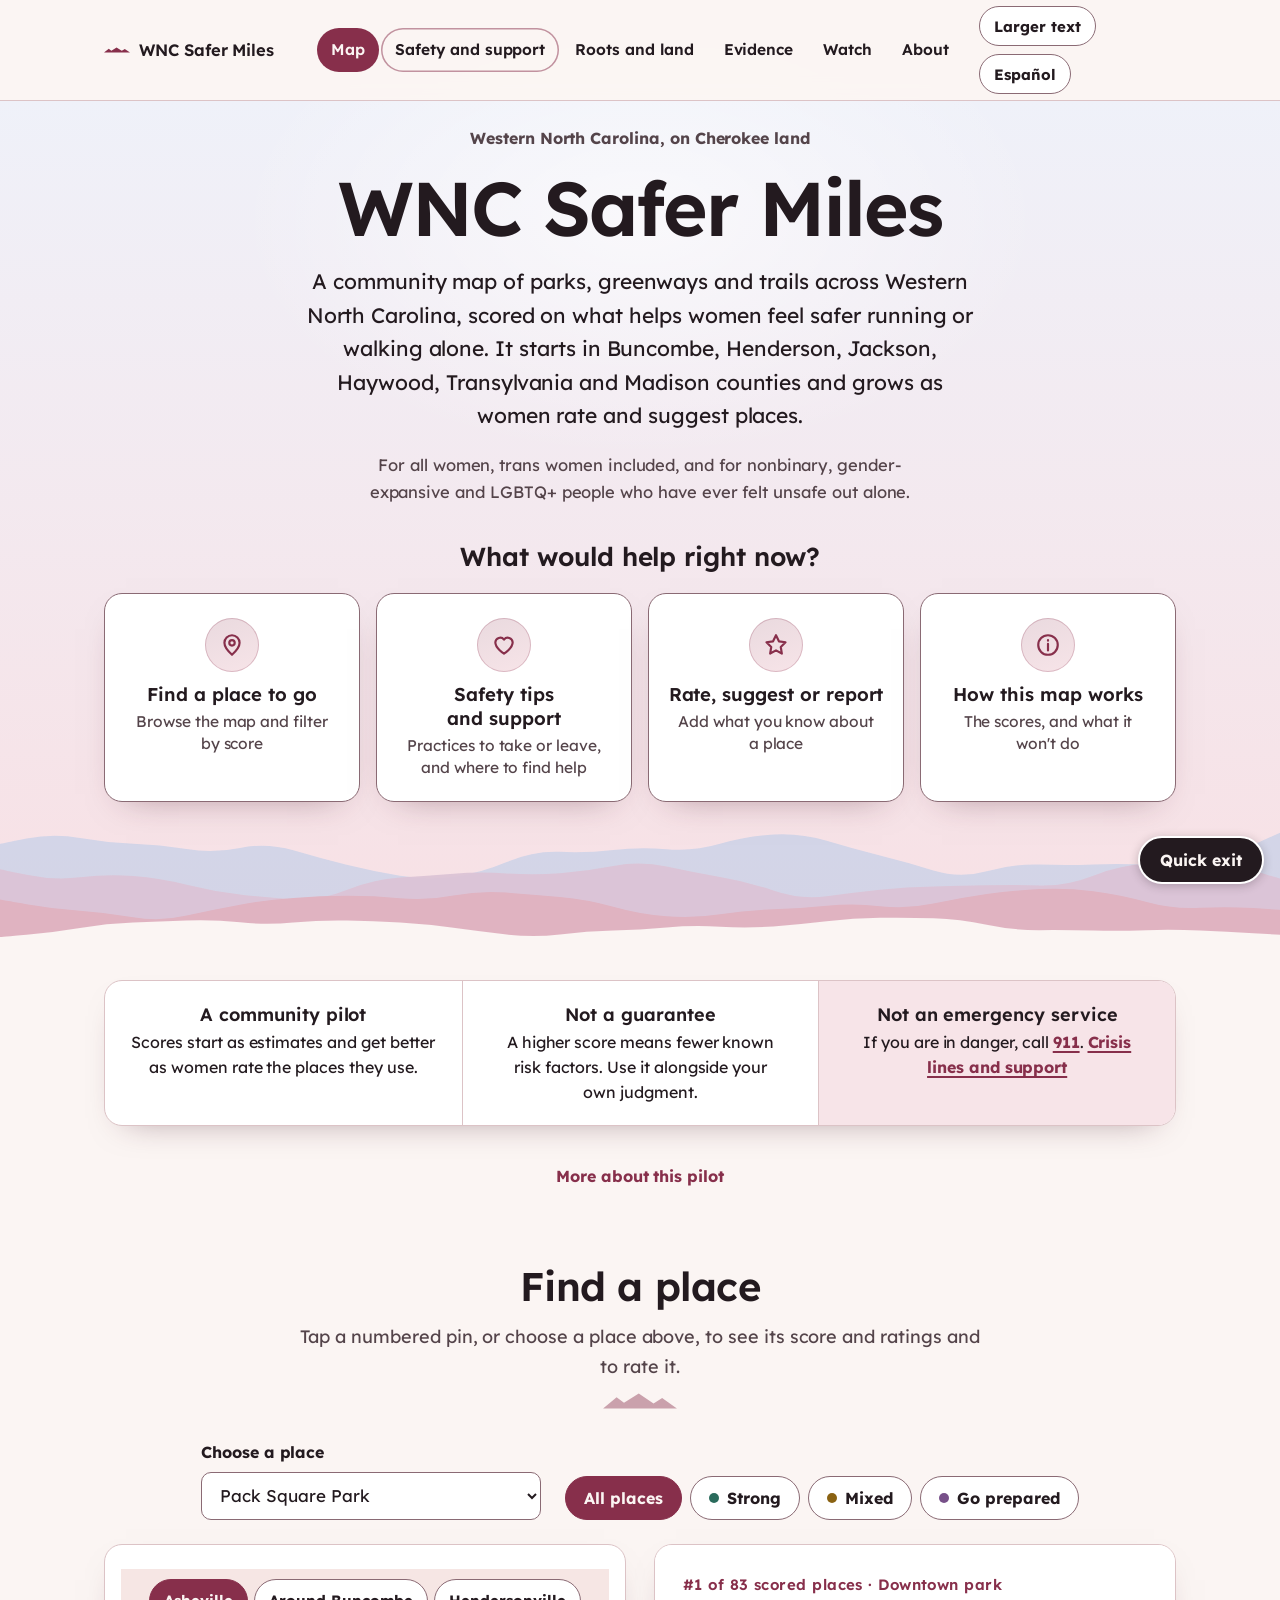
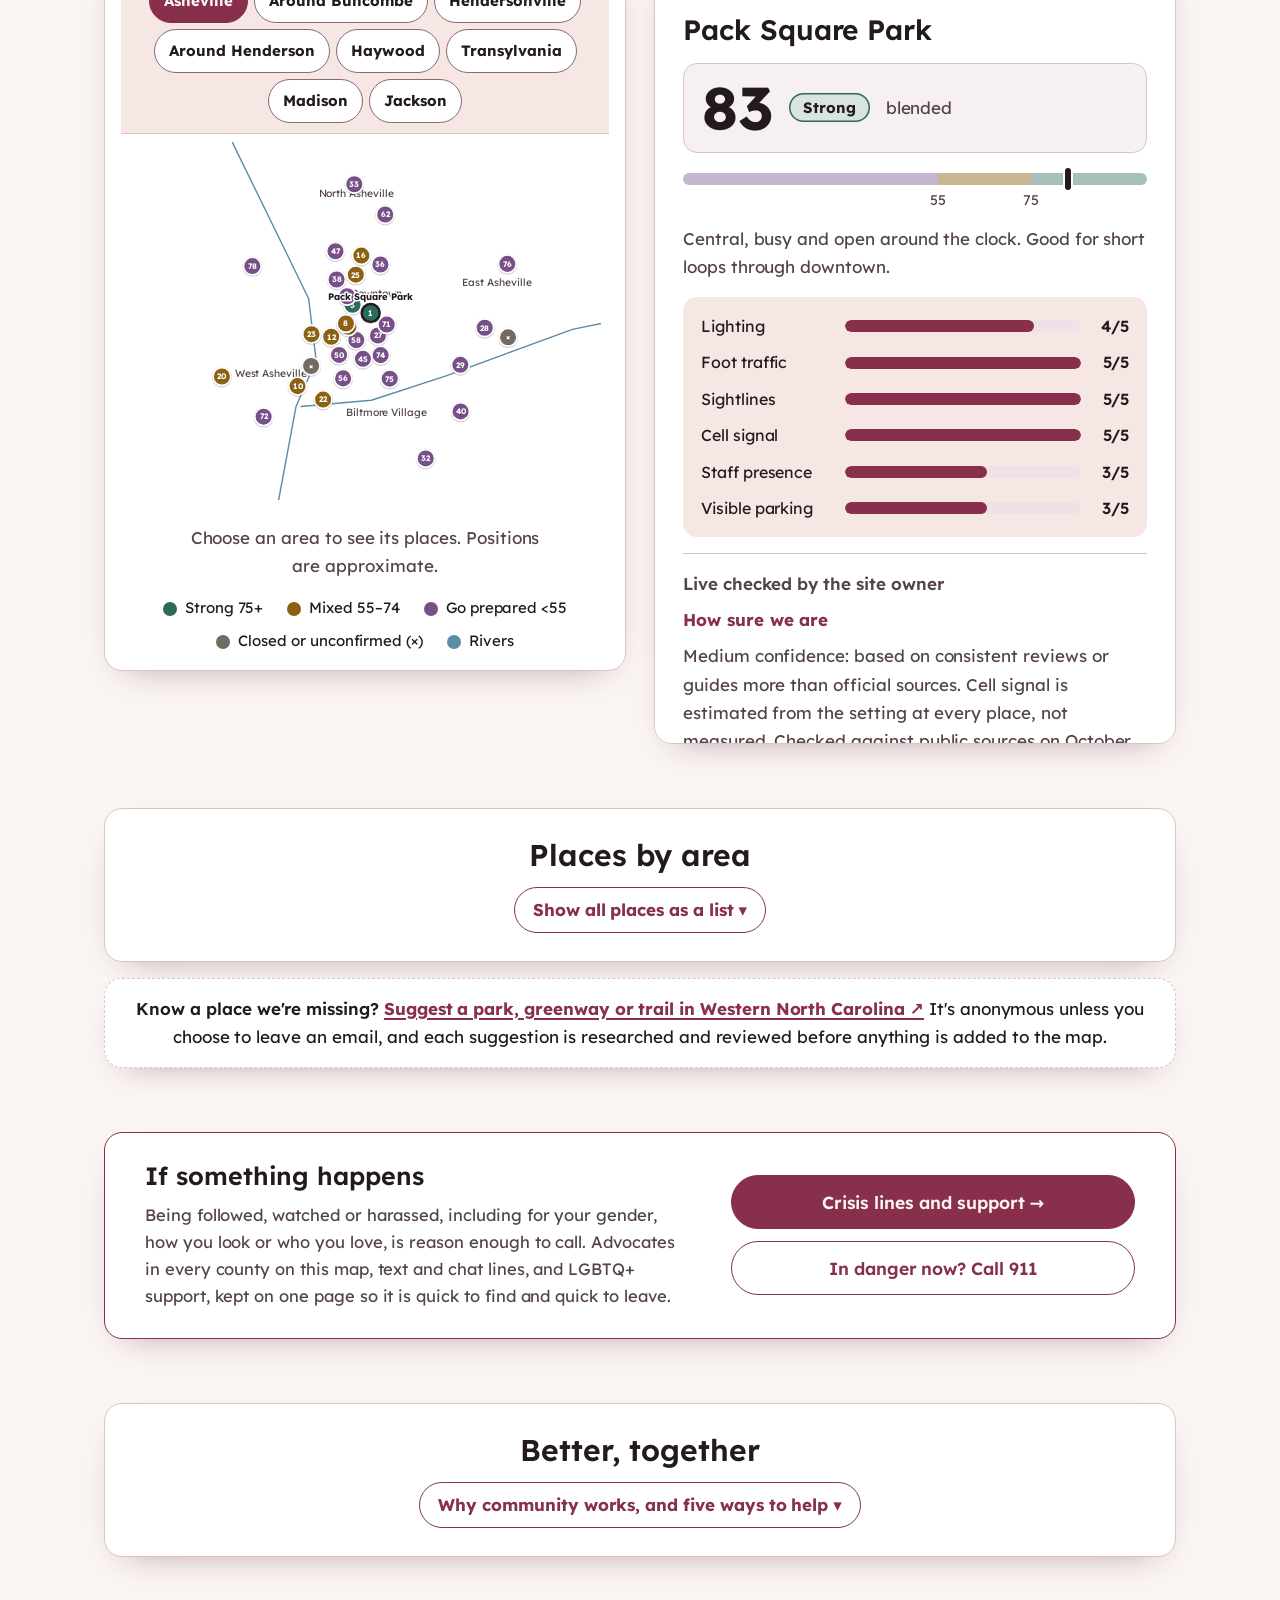
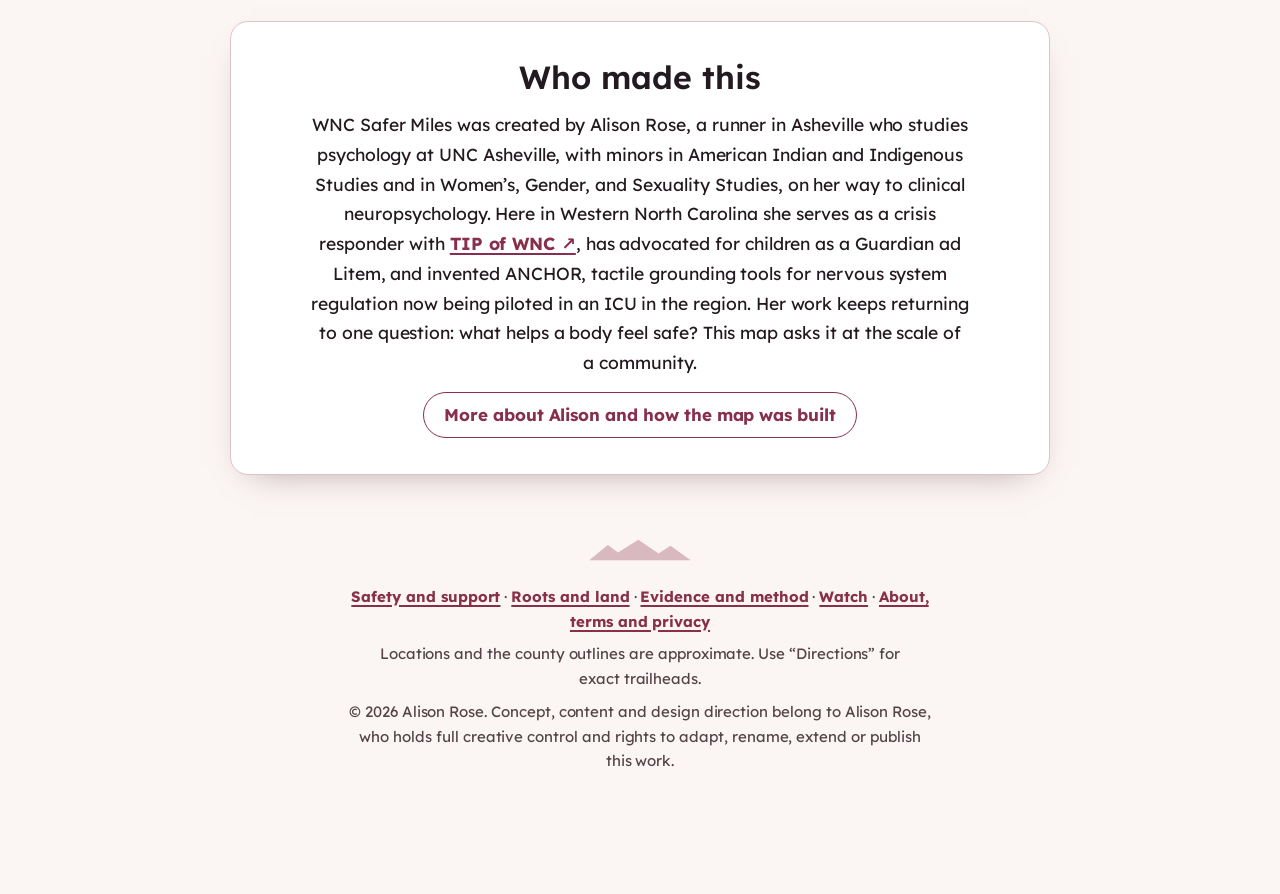
<file: index.html>
<!doctype html>
<html lang="en">
<head>
<meta charset="utf-8">
<meta name="viewport" content="width=device-width,initial-scale=1,viewport-fit=cover">
<style>:root{color-scheme:light dark}body{margin:0;font:17px system-ui,sans-serif;background:#fbf5f3;color:#2b2226}@media (prefers-color-scheme:dark){body{background:#191416;color:#f6edef}}img{max-width:100%}[hidden]{display:none!important}</style>
<title>WNC Safer Miles</title>
<meta name="description" content="A community map of parks, greenways and trails across Western North Carolina, scored on what makes them safer for women running or walking alone.">
<meta name="theme-color" content="#872f4b">
<link rel="icon" href="favicon.svg?v=e992d595" type="image/svg+xml">
<link rel="apple-touch-icon" href="apple-touch-icon.png?v=e992d595">
<link rel="canonical" href="https://connectalisonrose-lab.github.io/wnc-safer-miles/">
<meta property="og:type" content="website">
<meta property="og:site_name" content="WNC Safer Miles">
<meta property="og:title" content="WNC Safer Miles">
<meta property="og:description" content="A community map of parks, greenways and trails across Western North Carolina, scored on what makes them safer for women running or walking alone.">
<meta property="og:url" content="https://connectalisonrose-lab.github.io/wnc-safer-miles/">
<meta property="og:image" content="https://connectalisonrose-lab.github.io/wnc-safer-miles/og-image.png">
<meta property="og:image:width" content="1200">
<meta property="og:image:height" content="630">
<meta property="og:image:alt" content="WNC Safer Miles: a community map for women running or walking alone in Western North Carolina">
<meta name="twitter:card" content="summary_large_image">
<link rel="preconnect" href="https://fonts.googleapis.com">
<link rel="stylesheet" href="https://fonts.googleapis.com/css2?family=Lexend:wght@400;600;700&display=swap">
<link rel="stylesheet" href="site.css?v=e992d595">
</head>
<body>
<a class="skip" href="#content" data-i18n="skip">Skip to the map</a>
<nav class="sitenav" aria-label="WNC Safer Miles">
  <div class="sitenav-in">
    <a class="brand" data-p="./" href="./">WNC Safer Miles</a>
    <ul>
        <li><a class="navlink" data-p="./" data-en="Map" data-es="Mapa" href="./" aria-current="page">Map</a></li>
        <li><a class="navlink nav-help" data-p="help.html" data-en="Safety and support" data-es="Seguridad y apoyo" href="help.html">Safety and support</a></li>
        <li><a class="navlink" data-p="roots.html" data-en="Roots and land" data-es="Raíces y tierra" href="roots.html">Roots and land</a></li>
        <li><a class="navlink" data-p="evidence.html" data-en="Evidence" data-es="Evidencia" href="evidence.html">Evidence</a></li>
        <li><a class="navlink" data-p="watch.html" data-en="Watch" data-es="Video" href="watch.html">Watch</a></li>
        <li><a class="navlink" data-p="about.html" data-en="About" data-es="Acerca de" href="about.html">About</a></li>
    </ul>
    <button class="langbtn" id="langbtn" type="button" lang="es">Español</button>
  </div>
</nav>
<div class="wrap">
  <header class="masthead">
    <div class="hero-band">
      <div class="hero-text">
        <div class="eyebrow" data-i18n="eyebrow">Western North Carolina, on Cherokee land</div>
        <h1>WNC Safer Miles</h1>
        <p class="lede" data-i18n="lede">A community map of parks, greenways and trails across Western North Carolina, scored on what helps women feel safer running or walking alone. It starts in Buncombe, Henderson, Jackson, Haywood, Transylvania and Madison counties and grows as women rate and suggest places.</p>
        <p class="incl" data-i18n="incl">For all women, trans women included, and for nonbinary, gender-expansive and LGBTQ+ people who have ever felt unsafe out alone.</p>
      </div>
    <section class="paths" aria-labelledby="pathH">
      <h2 id="pathH" data-i18n="pathH">What would help right now?</h2>
      <ul>
        <li><a href="#explore"><span class="ic" aria-hidden="true"><svg viewBox="0 0 24 24" focusable="false"><path d="M12 21s-7-6.2-7-11a7 7 0 1 1 14 0c0 4.8-7 11-7 11z"/><circle cx="12" cy="10" r="2.5"/></svg></span><span><b data-i18n="p1T">Find a place to go</b><small data-i18n="p1D">Browse the map and filter by score</small></span></a></li>
        <li><a href="help.html"><span class="ic" aria-hidden="true"><svg viewBox="0 0 24 24" focusable="false"><path d="M12 20s-8-4.9-8-10.5A4.5 4.5 0 0 1 12 7a4.5 4.5 0 0 1 8 2.5C20 15.1 12 20 12 20z"/></svg></span><span><b data-i18n="p2T">Safety tips and support</b><small data-i18n="p2D">Practices to take or leave, and where to find help</small></span></a></li>
        <li><a href="#together"><span class="ic" aria-hidden="true"><svg viewBox="0 0 24 24" focusable="false"><path d="M12 3l2.7 5.6 6.1.9-4.4 4.3 1 6.1L12 17l-5.4 2.9 1-6.1L3.2 9.5l6.1-.9z"/></svg></span><span><b data-i18n="p3T">Rate, suggest or report</b><small data-i18n="p3D">Add what you know about a place</small></span></a></li>
        <li><a href="evidence.html"><span class="ic" aria-hidden="true"><svg viewBox="0 0 24 24" focusable="false"><circle cx="12" cy="12" r="9"/><path d="M12 11v6M12 7.5v.5"/></svg></span><span><b data-i18n="p4T">How this map works</b><small data-i18n="p4D">The scores, and what it won't do</small></span></a></li>
      </ul>
    </section>
      <svg class="ridges" viewBox="0 0 1440 180" preserveAspectRatio="none" aria-hidden="true" focusable="false"><path class="r1" d="M0 180 L0 57.4 Q0.0 57.4 30.0 51.3 Q60.0 45.3 90.0 50.6 Q120.0 55.9 150.0 57.0 Q180.0 58.1 210.0 63.1 Q240.0 68.0 270.0 61.8 Q300.0 55.7 330.0 64.5 Q360.0 73.4 390.0 80.8 Q420.0 88.2 450.0 93.1 Q480.0 97.9 510.0 94.2 Q540.0 90.5 570.0 77.7 Q600.0 64.9 630.0 66.2 Q660.0 67.5 690.0 64.0 Q720.0 60.5 750.0 63.2 Q780.0 65.8 810.0 57.2 Q840.0 48.7 870.0 46.8 Q900.0 44.9 930.0 53.8 Q960.0 62.8 990.0 70.4 Q1020.0 77.9 1050.0 87.1 Q1080.0 96.3 1110.0 87.9 Q1140.0 79.5 1170.0 80.4 Q1200.0 81.4 1230.0 80.3 Q1260.0 79.1 1290.0 80.6 Q1320.0 82.1 1350.0 76.9 Q1380.0 71.8 1410.0 58.2 L1440 44.6 L1440 180 Z"/><path class="r2" d="M0 180 L0 85.7 Q0.0 85.7 30.0 92.0 Q60.0 98.4 90.0 94.9 Q120.0 91.3 150.0 93.5 Q180.0 95.8 210.0 103.3 Q240.0 110.8 270.0 114.2 Q300.0 117.7 330.0 119.4 Q360.0 121.2 390.0 109.1 Q420.0 97.0 450.0 95.1 Q480.0 93.2 510.0 90.8 Q540.0 88.3 570.0 90.5 Q600.0 92.6 630.0 90.3 Q660.0 87.9 690.0 82.1 Q720.0 76.2 750.0 82.8 Q780.0 89.4 810.0 94.4 Q840.0 99.3 870.0 109.7 Q900.0 120.1 930.0 116.1 Q960.0 112.1 990.0 108.9 Q1020.0 105.8 1050.0 105.2 Q1080.0 104.6 1110.0 103.9 Q1140.0 103.1 1170.0 104.0 Q1200.0 104.8 1230.0 93.0 Q1260.0 81.2 1290.0 79.7 Q1320.0 78.1 1350.0 78.0 Q1380.0 78.0 1410.0 87.1 L1440 96.3 L1440 180 Z"/><path class="r3" d="M0 180 L0 119.8 Q0.0 119.8 30.0 125.1 Q60.0 130.4 90.0 132.5 Q120.0 134.7 150.0 139.8 Q180.0 144.9 210.0 137.9 Q240.0 131.0 270.0 125.6 Q300.0 120.2 330.0 118.0 Q360.0 115.7 390.0 115.7 Q420.0 115.6 450.0 118.4 Q480.0 121.2 510.0 115.3 Q540.0 109.5 570.0 112.0 Q600.0 114.4 630.0 116.9 Q660.0 119.5 690.0 127.9 Q720.0 136.4 750.0 138.7 Q780.0 141.1 810.0 136.4 Q840.0 131.8 870.0 130.9 Q900.0 130.0 930.0 126.9 Q960.0 123.9 990.0 127.3 Q1020.0 130.8 1050.0 124.4 Q1080.0 118.0 1110.0 113.7 Q1140.0 109.5 1170.0 108.1 Q1200.0 106.7 1230.0 110.5 Q1260.0 114.4 1290.0 122.6 Q1320.0 130.9 1350.0 129.2 Q1380.0 127.5 1410.0 129.5 L1440 131.4 L1440 180 Z"/><path class="r4" d="M0 180 L0 162.0 Q0.0 162.0 30.0 159.4 Q60.0 156.8 90.0 151.8 Q120.0 146.8 150.0 145.7 Q180.0 144.5 210.0 143.5 Q240.0 142.4 270.0 145.5 Q300.0 148.6 330.0 145.7 Q360.0 142.9 390.0 143.4 Q420.0 143.8 450.0 145.7 Q480.0 147.5 510.0 151.6 Q540.0 155.7 570.0 159.2 Q600.0 162.7 630.0 159.2 Q660.0 155.6 690.0 154.8 Q720.0 153.9 750.0 151.2 Q780.0 148.5 810.0 150.4 Q840.0 152.2 870.0 150.1 Q900.0 148.0 930.0 144.4 Q960.0 140.7 990.0 140.4 Q1020.0 140.0 1050.0 140.9 Q1080.0 141.9 1110.0 148.2 Q1140.0 154.5 1170.0 154.3 Q1200.0 154.1 1230.0 154.7 Q1260.0 155.3 1290.0 154.3 Q1320.0 153.3 1350.0 154.8 Q1380.0 156.2 1410.0 157.9 L1440 159.5 L1440 180 Z"/></svg>
    </div>
    <ul class="facts">
      <li data-i18n="fact1"><strong>A community pilot</strong>Scores start as estimates and get better as women rate the places they use.</li>
      <li data-i18n="fact2"><strong>Not a guarantee</strong>A higher score means fewer known risk factors. Use it alongside your own judgment.</li>
      <li data-i18n="fact3"><strong>Not an emergency service</strong>If you are in danger, call <a href="tel:911">911</a>. <a href="help.html">Crisis lines and support</a></li>
    </ul>
    <p class="draftnote" data-i18n="draftNote"></p>
    <details class="more"><summary data-i18n="moreS">More about this pilot</summary><p data-i18n="notice"><strong>This is a pilot, and the scores are starting estimates.</strong> A high score means fewer known risk factors, not a guarantee of safety. The starting scores come from a review of public sources, such as park and county pages, local news and Google Maps listings, not from site visits, and they are waiting for local women to confirm or correct them. Anyone can rate a place from its panel; it takes about 20 seconds and asks for no name. An email is optional, only if you want a reply. Use this as one input alongside your own judgment. This map is not an emergency service; if you are in danger, call 911.</p></details>
  </header>

  <main id="content">
  <section class="explore" id="explore" aria-labelledby="mapH">
  <div class="sec-head">
    <h2 id="mapH" data-i18n="mapH">Find a place</h2>
    <p class="note" data-i18n="hint">Tap a numbered pin, or choose a place above, to see its score and ratings and to rate it.</p>
  </div>
  <div class="toolbar">
    <label class="pick"><span id="pickLbl" data-i18n="pickLabel">Choose a place</span><select id="pick"></select></label>
    <div class="filters" role="group" data-i18n-aria="filterAria" aria-label="Filter places">
        <button class="chip" id="f-all" data-f="all" aria-pressed="true" data-i18n="fAll">All places</button>
        <button class="chip" id="f-strong" data-f="strong" aria-pressed="false" data-i18n="fStrong">Strong</button>
        <button class="chip" id="f-mixed" data-f="mixed" aria-pressed="false" data-i18n="fMixed">Mixed</button>
        <button class="chip" id="f-caution" data-f="caution" aria-pressed="false" data-i18n="fCaution">Go prepared</button>
      </div>
  </div>
  <div class="main">
    <div class="mapbox">
      <div class="maptabs" data-tabs>
      <div class="tablist" role="tablist" aria-label="Map areas" data-i18n-aria="mapTabs">
        <button type="button" role="tab" id="tab-mA" aria-controls="mA" aria-selected="true" tabindex="0" data-i18n="mT1">Asheville</button>
        <button type="button" role="tab" id="tab-mB" aria-controls="mB" aria-selected="false" tabindex="-1" data-i18n="mT2">Around Buncombe</button>
        <button type="button" role="tab" id="tab-mV" aria-controls="mV" aria-selected="false" tabindex="-1" data-i18n="mT5">Hendersonville</button>
        <button type="button" role="tab" id="tab-mH" aria-controls="mH" aria-selected="false" tabindex="-1" data-i18n="mT3">Around Henderson</button>
        <button type="button" role="tab" id="tab-mW" aria-controls="mW" aria-selected="false" tabindex="-1" data-i18n="mT6">Haywood</button>
        <button type="button" role="tab" id="tab-mT" aria-controls="mT" aria-selected="false" tabindex="-1" data-i18n="mT7">Transylvania</button>
        <button type="button" role="tab" id="tab-mM" aria-controls="mM" aria-selected="false" tabindex="-1" data-i18n="mT8">Madison</button>
        <button type="button" role="tab" id="tab-mJ" aria-controls="mJ" aria-selected="false" tabindex="-1" data-i18n="mT4">Jackson</button>
      </div>
      <div class="panels">
        <div class="tip on" id="mA" role="tabpanel" aria-labelledby="tab-mA"><svg class="map" id="mapA" viewBox="0 0 1000 760" role="group" data-i18n-aria="mAriaA" aria-label="Map of places in Asheville. Each pin is a button."></svg></div>
        <div class="tip" id="mB" role="tabpanel" aria-labelledby="tab-mB"><svg class="map" id="mapB" viewBox="0 0 1000 760" role="group" data-i18n-aria="mAriaB" aria-label="Map of places in Buncombe County outside Asheville. Each pin is a button."></svg></div>
        <div class="tip" id="mV" role="tabpanel" aria-labelledby="tab-mV"><svg class="map" id="mapV" viewBox="0 0 1000 760" role="group" data-i18n-aria="mAriaV" aria-label="Map of places in Hendersonville, Laurel Park and Flat Rock. Each pin is a button."></svg></div>
        <div class="tip" id="mH" role="tabpanel" aria-labelledby="tab-mH"><svg class="map" id="mapH" viewBox="0 0 1000 760" role="group" data-i18n-aria="mAriaH" aria-label="Map of places in Henderson County outside Hendersonville, Laurel Park and Flat Rock. Each pin is a button."></svg></div>
        <div class="tip" id="mW" role="tabpanel" aria-labelledby="tab-mW"><svg class="map" id="mapW" viewBox="0 0 1000 760" role="group" data-i18n-aria="mAriaW" aria-label="Map of places in Haywood County. Each pin is a button."></svg></div>
        <div class="tip" id="mT" role="tabpanel" aria-labelledby="tab-mT"><svg class="map" id="mapT" viewBox="0 0 1000 760" role="group" data-i18n-aria="mAriaT" aria-label="Map of places in Transylvania County. Each pin is a button."></svg></div>
        <div class="tip" id="mM" role="tabpanel" aria-labelledby="tab-mM"><svg class="map" id="mapM" viewBox="0 0 1000 760" role="group" data-i18n-aria="mAriaM" aria-label="Map of places in Madison County. Each pin is a button."></svg></div>
        <div class="tip" id="mJ" role="tabpanel" aria-labelledby="tab-mJ"><svg class="map" id="mapJ" viewBox="0 0 1000 760" role="group" data-i18n-aria="mAriaJ" aria-label="Map of places in Jackson County. Each pin is a button."></svg></div>
      </div>
      </div>
      <p class="note maps-n" data-i18n="mapNote">Choose an area to see its places. Positions are approximate.</p>
      <div class="legend">
        <span><i class="sw" style="background:var(--strong)"></i><span data-i18n="lgStrong">Strong 75+</span></span>
        <span><i class="sw" style="background:var(--mixed)"></i><span data-i18n="lgMixed">Mixed 55–74</span></span>
        <span><i class="sw" style="background:var(--caution)"></i><span data-i18n="lgCaution">Go prepared &lt;55</span></span>
        <span><i class="sw" style="background:var(--closed)"></i><span data-i18n="lgClosed">Closed or unconfirmed (×)</span></span>
        <span><i class="sw" style="background:var(--river)"></i><span data-i18n="lgRivers">Rivers</span></span>
      </div>
    </div>
    <aside class="panel" id="panel" aria-live="polite"></aside>
  </div>
  </section>

  <section class="places-sec">
    <details class="fold" id="placesFold">
      <summary><h2 data-i18n="listH">Places by area</h2><span class="fold-hint" data-i18n="listShow">Show all places as a list</span></summary>
      <p class="note" data-i18n="listNote">The number is the place's rank across the whole map by its current score: 1 has the fewest known risk factors, which is not the same as safe. Closed or unconfirmed places are marked × and not ranked.</p>
      <div class="list" id="list"></div>
    </details>
    <p class="suggest" id="suggest" data-i18n="suggest"><strong>Know a place we're missing?</strong> <a href="https://tally.so/r/MekbWp" target="_blank" rel="noopener">Suggest a park, greenway or trail in Western North Carolina ↗</a> It's anonymous unless you choose to leave an email, and each suggestion is researched and reviewed before anything is added to the map.</p>
  </section>

  <div class="helpband" id="help">
    <div class="helpband-t">
      <h3 data-i18n="helpBandH">If something happens</h3>
      <p class="note" data-i18n="helpBandP">Being followed, watched or harassed, including for your gender, how you look or who you love, is reason enough to call. Advocates in every county on this map, text and chat lines, and LGBTQ+ support, kept on one page so it is quick to find and quick to leave.</p>
    </div>
    <div class="helpband-a">
      <a class="helpbtn" href="help.html" data-i18n="helpBtn">Crisis lines and support →</a>
      <a class="helpbtn ghost" href="tel:911" data-i18n="helpBtn911">In danger now? Call 911</a>
    </div>
  </div>

  <section class="together" id="together" aria-labelledby="tgH">
    <details class="fold" id="tgFold">
      <summary><h2 id="tgH" data-i18n="tgH">Better, together</h2><span class="fold-hint" data-i18n="tgShow">Why community works, and five ways to help</span></summary>
      <p class="note tg-intro" data-i18n="tgIntro">This map works the way <a href="roots.html#rooted">gadugi</a> does: people joining together for one another's good, doing what no one could do alone. Every rating and suggestion makes it a little truer for the next woman.</p>
    <div class="tg">
      <div class="tg-why">
        <h3 data-i18n="tgWhyH">Why together works</h3>
        <ul data-i18n="tgWhy">
          <li><b>Strength in numbers</b>Neighborhoods where people trust each other and are willing to step in for one another have less violence. <small><a href="https://crab.rutgers.edu/users/goertzel/NeighborhoodsCrimeEarls.html" target="_blank" rel="noopener">Sampson, Raudenbush and Earls, <i>Science</i>, 1997 ↗</a></small></li>
          <li><b>Moving together calms the body</b>In one small study, people who exercised in a group had a 26% drop in stress; those who exercised alone saw no real change. <small><a href="https://thedo.osteopathic.org/2017/10/study-finds-group-exercise-reduces-stress-solo-workouts" target="_blank" rel="noopener">Yorks and colleagues, 2017 ↗</a></small></li>
          <li><b>Time outside is worth protecting</b>People who spent at least two hours a week in nature, in one visit or several, were more likely to report good health and wellbeing. <small><a href="https://www.sciencedaily.com/releases/2019/06/190613095227.htm" target="_blank" rel="noopener">White and colleagues, <i>Scientific Reports</i>, 2019 ↗</a></small></li>
        </ul>
      </div>
      <div class="tg-how">
        <h3 data-i18n="tgHowH">Five ways to make it better</h3>
        <ol data-i18n="tgHow">
          <li><b>Rate the places you use</b>Your body's read on a place is information. If somewhere feels off, or feels good, say so. It takes about 20 seconds and asks for no name. <a href="#content">Choose a place</a></li>
          <li><b>Suggest a place we're missing</b>Every suggestion is researched before it goes on the map. <a href="https://tally.so/r/MekbWp" target="_blank" rel="noopener">Suggest a place ↗</a></li>
          <li><b>Walk it together</b>Go with a friend or two at the hour you'd usually go. Notice the lighting, how far ahead you can see and where you'd head if you needed to leave, the same questions women's safety audits ask. Then rate it.</li>
          <li><b>Tell us what's changed</b>A light out, a new closure, a trail cleared after Helene. <a href="https://tally.so/r/VLRZpl" target="_blank" rel="noopener">Report a change ↗</a></li>
          <li><b>Leave it better than you found it</b>Pack out your own trash and one piece that isn't yours. A cared-for place is a watched place. <a href="roots.html#land">Caring for the land</a></li>
        </ol>
      </div>
    </div>
    </details>
  </section>

  <section class="who" id="who" aria-labelledby="whoH">
    <h2 id="whoH" data-i18n="whoH">Who made this</h2>
    <p data-i18n="whoP">WNC Safer Miles was created by Alison Rose, a runner in Asheville who studies psychology at UNC Asheville, with minors in American Indian and Indigenous Studies and in Women’s, Gender, and Sexuality Studies, on her way to clinical neuropsychology. Here in Western North Carolina she serves as a crisis responder with <a href="https://tipofwnc.org" target="_blank" rel="noopener">TIP of WNC ↗</a>, has advocated for children as a Guardian ad Litem, and invented ANCHOR, tactile grounding tools for nervous system regulation now being piloted in an ICU in the region. Her work keeps returning to one question: what helps a body feel safe? This map asks it at the scale of a community.</p>
    <a class="who-link" id="whoLink" href="about.html#who" data-i18n="whoL">More about Alison and how the map was built</a>
  </section>

  </main>

  <footer>
    <p data-i18n="pgFootNav"><a href="help.html">Safety and support</a> · <a href="roots.html">Roots and land</a> · <a href="evidence.html">Evidence and method</a> · <a href="watch.html">Watch</a> · <a href="about.html">About, terms and privacy</a></p>
    <p data-i18n="foot1">Locations and the county outlines are approximate. Use “Directions” for exact trailheads.</p>
        <p data-i18n="foot2">© 2026 Alison Rose. Concept, content and design direction belong to Alison Rose, who holds full creative control and rights to adapt, rename, extend or publish this work.</p>
  </footer>
</div>

<script src="site.js?v=e992d595"></script>
<script>
const PLACES=[
 {n:"Carrier Park",a:"ash",st:"partial",sn:'Partly open after Hurricane Helene: the east side, picnic shelter, lawn, east parking lot and greenway are open; the west side is closed. Some light poles are damaged.',sne:'Abierto en parte después del huracán Helene: el lado este, el refugio de pícnic, el césped, el estacionamiento este y el sendero verde están abiertos; el lado oeste está cerrado. Algunos postes de luz están dañados.',lat:35.5716,lng:-82.5794,f:[2,4,5,5,2,3],
  t:"Park · paved loop",te:"Parque · circuito pavimentado",
  note:"Open lawn and greenway access along the French Broad. Part of the park is still closed after Helene.",
  ne:"Césped abierto y acceso al sendero verde junto al río French Broad. Parte del parque sigue cerrada después de Helene."},
 {n:"French Broad River Park",a:"ash",st:"closed",sn:"Closed after Hurricane Helene, as of the city's latest update. Parts of the greenway nearby are open; follow posted signs. Not scored until it reopens.",sne:'Cerrado después del huracán Helene, según la última actualización de la ciudad. Partes del sendero verde cercano están abiertas; siga los letreros. No tiene puntaje hasta que reabra.',lat:35.5781,lng:-82.5740,f:[3,4,4,5,2,4],
  t:"Park · riverside paths",te:"Parque · senderos junto al río",
  note:"Connects to Carrier Park by greenway. Dog park keeps people around.",
  ne:"Se conecta con Carrier Park por un sendero verde. El parque para perros mantiene gente alrededor."},
 {n:"Hominy Creek River Park",a:"ash",st:"open",sn:"",sne:"",lat:35.5617,lng:-82.5929,f:[1,2,3,4,1,2],
  t:"Park · wooded trail",te:"Parque · sendero boscoso",
  note:"Quieter wooded sections and a lot that's hard to see from the road. Better with a buddy.",
  ne:"Tramos boscosos más tranquilos y un estacionamiento difícil de ver desde la calle. Mejor ir acompañada."},
 {n:"Wilma Dykeman Greenway",a:"ash",st:"open",sn:"",sne:"",lat:35.5876,lng:-82.5660,f:[3,4,4,5,2,3],
  t:"Greenway · River Arts District",te:"Sendero verde · River Arts District",
  note:"Flat and well used, with businesses along much of it.",
  ne:"Plano y muy usado, con negocios a lo largo de gran parte del recorrido."},
 {n:"Reed Creek Greenway",a:"ash",st:"open",sn:"",sne:"",lat:35.6077,lng:-82.5562,f:[3,4,3,5,2,2],
  t:"Greenway · near UNCA",te:"Sendero verde · cerca de UNCA",
  note:"Short and well used by students. Some tree-lined stretches.",
  ne:"Corto y muy usado por estudiantes. Algunos tramos bordeados de árboles."},
 {n:"Beaver Lake Bird Sanctuary",a:"ash",st:"open",sn:"",sne:"",lat:35.6370,lng:-82.5568,f:[2,4,3,5,1,3],
  t:"Park · lake boardwalk",te:"Parque · pasarela del lago",
  note:"Steady walkers around the lake. Unstaffed, and the parking lot gate closes automatically at dusk.",
  ne:"Siempre hay gente caminando alrededor del lago. Sin personal, y el portón del estacionamiento se cierra solo al anochecer."},
 {n:"Richmond Hill Park",a:"ash",st:"partial",sn:'Partly open after Hurricane Helene: some trails are open, restrooms are closed and creek bridges are out, so crossings are wet.',sne:'Abierto en parte después del huracán Helene: algunos senderos están abiertos, los baños están cerrados y los puentes del arroyo no están, así que hay que cruzar por el agua.',lat:35.6105,lng:-82.5974,f:[1,2,2,3,1,2],
  t:"Park · wooded trails",te:"Parque · senderos boscosos",
  note:"Disc golf and dense woods with fewer people on weekdays.",
  ne:"Disc golf y bosque denso, con menos gente entre semana."},
 {n:"Lake Julian Park",a:"south",st:"open",sn:"",sne:"",lat:35.4797,lng:-82.5373,f:[2,4,5,5,3,4],
  t:"County park · lake loop",te:"Parque del condado · circuito del lago",
  note:"Open views across the water and seasonal paddle-boat rentals. Closing time changes with the season.",
  ne:"Vistas abiertas sobre el agua y alquiler de botes de pedal en temporada. La hora de cierre cambia según la estación."},
 {n:"Bent Creek & Lake Powhatan",al:{d:"2026-05-21",en:"A runner was assaulted on a trail in the Bent Creek Experimental Forest on May 21, 2026. The Buncombe County Sheriff's Office arrested a man two days later on assault and kidnapping charges.",es:"El 21 de mayo de 2026, una corredora fue agredida en un sendero del Bosque Experimental Bent Creek. La Oficina del Sheriff del Condado de Buncombe arrestó a un hombre dos días después por cargos de agresión y secuestro.",u:"https://wlos.com/news/local/asheville-bent-creek-trail-attack-suspect-court-appearance-kidnapping-charge-hiker-assault-case",l:"WLOS"},a:"south",st:"open",sn:"",sne:"",lat:35.4877,lng:-82.6253,f:[1,4,2,2,2,3],
  t:"National forest · trail network",te:"Bosque nacional · red de senderos",
  note:"Busy trailheads, but deep woods and weak signal once you're in. Share your route. Bent Creek is state game land, so hunting is allowed in season (not bears); wear something bright in fall and winter.",
  ne:"Entradas concurridas, pero bosque profundo y poca señal una vez adentro. Comparta su ruta. Bent Creek es terreno de caza del estado, así que se permite cazar en temporada (no osos); use algo de color vivo en otoño e invierno."},
 {n:"NC Arboretum",a:"south",st:"open",sn:"",sne:"",lat:35.4986,lng:-82.6102,f:[2,5,3,4,5,5],
  t:"Gated grounds · trails",te:"Terreno con portón · senderos",
  note:"Staffed, gated and closed at night. Paid parking means a monitored lot.",
  ne:"Con personal, con portón y cerrado de noche. El estacionamiento pagado significa un lote vigilado."},
 {n:"Botanical Gardens at Asheville",a:"ash",st:"open",sn:"",sne:"",lat:35.6153,lng:-82.5643,f:[2,3,2,5,3,3],
  t:"Garden · short loops",te:"Jardín · circuitos cortos",
  note:"Small and peaceful, next to campus. Quiet early mornings.",
  ne:"Pequeño y tranquilo, junto al campus. Silencioso temprano en la mañana."},
 {n:"Pack Square Park",a:"ash",st:"open",sn:"",sne:"",lat:35.5953,lng:-82.5503,f:[4,5,5,5,3,3],
  t:"Downtown park",te:"Parque del centro",
  note:"Central, busy and open around the clock. Good for short loops through downtown.",
  ne:"Céntrico, concurrido y abierto a toda hora. Bueno para circuitos cortos por el centro."},
 {n:"Azalea Park",a:"ash",st:"unclear",sn:"Heavily damaged by Hurricane Helene, and we couldn't confirm which parts are open. Not scored until its status is confirmed.",sne:'Muy dañado por el huracán Helene, y no pudimos confirmar qué partes están abiertas. No tiene puntaje hasta confirmar su estado.',lat:35.5874,lng:-82.4956,f:[3,4,4,4,2,4],
  t:"Park · sports fields",te:"Parque · campos deportivos",
  note:"Fields and the Swannanoa River path. Busiest during games.",
  ne:"Campos y el sendero del río Swannanoa. Más concurrido durante los partidos."},
 {n:"Lake Tomahawk Park",a:"east",st:"open",sn:"",sne:"",lat:35.6131,lng:-82.3260,f:[3,4,5,5,2,4],
  t:"Park · Black Mountain",te:"Parque · Black Mountain",
  note:"Flat lake loop in town with clear views all the way around.",
  ne:"Circuito plano alrededor del lago, en el pueblo, con vista despejada en todo el recorrido."},
 {n:"Lake Louise Park",a:"north",st:"open",sn:"",sne:"",lat:35.6970,lng:-82.5620,f:[3,4,5,5,2,4],
  t:"Park · Weaverville",te:"Parque · Weaverville",
  note:"Small, open lake loop in a residential area.",
  ne:"Circuito pequeño y abierto alrededor de un lago, en una zona residencial."},
 {n:"Enka Recreation Destination",a:"west",st:"partial",sn:'Partly open: construction of the walking path and other upgrades is expected to run through about November 2026.',sne:'Abierto en parte: se espera que la construcción del sendero peatonal y otras mejoras dure hasta noviembre de 2026, aproximadamente.',lat:35.5460,lng:-82.6510,f:[3,3,4,4,3,4],
  t:"County park · trails",te:"Parque del condado · senderos",
  note:"Newer trails near the county sports park. Use is still building.",
  ne:"Senderos nuevos cerca del complejo deportivo del condado. Todavía no tienen mucho uso."},
 {n:"Charles D. Owen Park",a:"east",st:"closed",sn:'Closed since Hurricane Helene; Buncombe County is planning a rebuild. Not scored until it reopens.',sne:'Cerrado desde el huracán Helene; el condado de Buncombe planea reconstruirlo. No tiene puntaje hasta que reabra.',lat:35.6074,lng:-82.4000,f:[2,3,4,4,2,3],
  t:"Park · Swannanoa",te:"Parque · Swannanoa",
  note:"Two small lakes and open lawn. Quieter on weekdays.",
  ne:"Dos lagos pequeños y césped abierto. Más tranquilo entre semana."},
 {n:"Folk Art Center trailhead",a:"east",st:"open",sn:"",sne:"",lat:35.5676,lng:-82.4920,f:[1,2,2,3,3,4],
  t:"Mountains-to-Sea Trail",te:"Mountains-to-Sea Trail",
  note:"Staffed center during open hours, then wooded trail with patchy signal.",
  ne:"Centro con personal en horario de apertura; después, sendero boscoso con señal intermitente."},
 {n:"Jackson Park",a:"hend",co:"hend",st:"open",sn:"",sne:"",lat:35.315,lng:-82.4432,f:[3,4,3,5,3,4],
  t:"Park · fields and nature trail",te:"Parque · campos y sendero natural",
  note:"Hendersonville's 220-acre park with lit courts and fields, a 1.2-mile wooded nature trail and the start of the Oklawaha Greenway.",
  ne:"El parque de 220 acres de Hendersonville, con canchas y campos iluminados, un sendero natural boscoso de 1.2 millas y el inicio del sendero Oklawaha."},
 {n:"Oklawaha Greenway",a:"hend",co:"hend",st:"open",sn:"",sne:"",lat:35.3341,lng:-82.463,f:[2,3,3,5,2,3],
  t:"Greenway · Jackson Park to Berkeley Mills",te:"Sendero verde · de Jackson Park a Berkeley Mills",
  note:"About 3.25 miles, mostly shaded, linking several city parks. Patton Park along the way has a lit half-mile loop.",
  ne:"Unas 3.25 millas, en su mayoría a la sombra, que unen varios parques de la ciudad. Patton Park, en el camino, tiene un circuito iluminado de media milla."},
 {n:"Ecusta Trail (Hendersonville)",a:"hend",co:"hend",st:"open",sn:"",sne:"",lat:35.3122,lng:-82.4651,f:[2,4,4,4,1,3],
  t:"Rail trail · first 6 miles open",te:"Sendero ferroviario · primeras 6 millas abiertas",
  note:"Flat, paved and popular, starting downtown. Several road crossings, and fast bikes can pass without warning.",
  ne:"Plano, pavimentado y concurrido, empieza en el centro. Varios cruces de calle, y las bicicletas rápidas pueden pasar sin avisar."},
 {n:"Bill Moore Community Park",a:"hend",co:"hend",st:"open",sn:"",sne:"",lat:35.4264,lng:-82.4959,f:[2,4,3,5,2,4],
  t:"Park · Fletcher",te:"Parque · Fletcher",
  note:"Busy fields and playground near the lot, with walking trails that run back into the woods. Open daylight to dusk.",
  ne:"Campos y área de juegos concurridos cerca del estacionamiento, con senderos que se adentran en el bosque. Abierto de día hasta el anochecer."},
 {n:"Mills River Park",a:"hend",co:"hend",st:"open",sn:"",sne:"",lat:35.3832,lng:-82.5495,f:[2,4,4,4,2,4],
  t:"Park · Mills River",te:"Parque · Mills River",
  note:"Open fields, a riverside fishing pier and walking trails, with steady local use most days.",
  ne:"Campos abiertos, un muelle de pesca junto al río y senderos, con gente de la zona casi todos los días."},
 {n:"Westfeldt Park",a:"hend",co:"hend",st:"open",sn:"",sne:"",lat:35.422,lng:-82.5416,f:[1,2,4,4,1,4],
  t:"River park · short loop",te:"Parque junto al río · circuito corto",
  note:"A short loop under half a mile beside the French Broad, a large lot and no restrooms. Busy with tubers in summer, quiet otherwise.",
  ne:"Un circuito corto de menos de media milla junto al río French Broad, un estacionamiento grande y sin baños. Lleno de gente en verano, tranquilo el resto del año."},
 {n:"Holmes Educational State Forest",a:"hend",co:"hend",st:"open",sn:"",sne:"",lat:35.2407,lng:-82.577,f:[1,2,2,2,4,3],
  t:"State forest · trails",te:"Bosque estatal · senderos",
  note:"Staffed during limited hours (closed Mondays, and weekends in winter). Wooded trails and a rural setting where signal may be weak.",
  ne:"Con personal en horario limitado (cerrado los lunes y los fines de semana en invierno). Senderos boscosos en una zona rural donde la señal puede ser débil."},
 {n:"Bullington Gardens",a:"hend",co:"hend",st:"open",sn:"",sne:"",lat:35.3687,lng:-82.4342,f:[2,2,3,4,4,4],
  t:"Garden · nature trail",te:"Jardín · sendero natural",
  note:"Staff and volunteers on site, open 9 to 4 except Sundays. Narrow trails; a good-size lot.",
  ne:"Personal y voluntarios en el lugar, abierto de 9 a 4 excepto los domingos. Senderos angostos; un estacionamiento de buen tamaño."},
 {n:"Bearwallow Mountain Trail",a:"hend",co:"hend",st:"partial",sn:'Open again after Hurricane Helene, but reach it only from the Edneyville side: roads through Gerton, including US 74-A and lower Bearwallow Mountain Road, are restricted, and emergency help may take longer to arrive.',sne:'Abierto de nuevo después del huracán Helene, pero solo se llega por el lado de Edneyville: los caminos por Gerton, incluidos la US 74-A y la parte baja de Bearwallow Mountain Road, están restringidos, y la ayuda de emergencia puede tardar más en llegar.',lat:35.4607,lng:-82.3681,f:[1,3,3,3,1,1],
  t:"Trail · mountain summit",te:"Sendero · cumbre de montaña",
  note:"A short, steep wooded climb to an open summit meadow on a working cattle farm. Roadside parking for only a few cars at Bearwallow Gap, no staff or lights, and cell signal not verified.",
  ne:"Una subida corta y empinada por el bosque hasta un prado abierto en la cumbre, en una finca ganadera activa. Estacionamiento a la orilla del camino para pocos carros en Bearwallow Gap, sin personal ni luces, y la señal de celular no está verificada."},
 {n:"Jackson County Greenway",a:"jack",co:"jack",st:"partial",sn:'Damaged by Hurricane Helene. The county reported the greenway open in October 2024, with two river accesses closed, and is now seeking disaster-relief funds to repair and extend it. We could not confirm which parts are open today, so follow posted signs.',sne:'Dañado por el huracán Helene. El condado informó en octubre de 2024 que el sendero verde estaba abierto, con dos accesos al río cerrados, y ahora busca fondos de ayuda por desastre para repararlo y ampliarlo. No pudimos confirmar qué partes están abiertas hoy, así que siga los letreros.',lat:35.3229,lng:-83.1886,f:[2,4,3,3,2,3],
  t:"Greenway · Tuckasegee River",te:"Sendero verde · río Tuckasegee",
  note:"A paved, nearly flat path of about a mile beside the Tuckasegee, with benches and a footbridge at Locust Creek. Advocates estimate roughly 160,000 visits a year. We found no staff or lighting information, and cell signal is estimated.",
  ne:"Un sendero pavimentado y casi plano de cerca de una milla junto al río Tuckasegee, con bancas y un puente peatonal en Locust Creek. Defensores calculan unas 160,000 visitas al año. No encontramos información sobre personal ni iluminación, y la señal de celular es una estimación."},
 {n:"WCU Trail System",a:"jack",co:"jack",st:"unclear",sn:"We could not confirm the trail system's current status or public access after Hurricane Helene. Not scored until Western Carolina University's outdoor program confirms it.",sne:'No pudimos confirmar el estado actual del sistema de senderos ni el acceso del público después del huracán Helene. No tiene puntaje hasta que el programa de actividades al aire libre de Western Carolina University lo confirme.',lat:35.3052,lng:-83.2031,f:[1,3,2,3,1,4],
  t:"University trail system · single-track",te:"Senderos universitarios · de una sola vía",
  note:"About 7 miles of single-track on Western Carolina University's Millennial Campus, reached from the Health and Human Sciences building lot on Little Savannah Road or the tunnel under NC 107. Opened in 2013 for hiking, running and biking.",
  ne:"Unas 7 millas de senderos de una sola vía en el Millennial Campus de Western Carolina University, a los que se llega desde el estacionamiento del edificio de Ciencias de la Salud y Humanas en Little Savannah Road o por el túnel bajo la NC 107. Abrieron en 2013 para caminatas, correr y bicicleta."},
 {n:"Pinnacle Park (Sylva)",a:"jack",co:"jack",st:"open",sn:"",sne:"",lat:35.4226,lng:-83.1912,f:[1,3,2,2,1,2],
  t:"Town park · forest trails",te:"Parque del pueblo · senderos en el bosque",
  note:"A 1,500-acre town park above Sylva. The lower loop is a short, certified forest therapy trail; the summit trail is a steep, rocky 7-mile round trip. Free gravel parking at the end of Fisher Creek Road, a sign-in kiosk, no staff or facilities, and cell signal not verified. The town has a state grant for trail and parking upgrades, so expect some work.",
  ne:"Un parque del pueblo de 1,500 acres sobre Sylva. El circuito bajo es un sendero corto certificado de terapia forestal; el sendero a la cumbre es una subida empinada y rocosa de 7 millas ida y vuelta. Estacionamiento de grava gratis al final de Fisher Creek Road, un quiosco para registrarse, sin personal ni servicios, y la señal de celular no está verificada. El pueblo tiene una subvención estatal para mejorar senderos y estacionamiento, así que puede haber obras."},
 {n:"Mountainside Park",a:"ash",st:"open",sn:"",sne:"",lat:35.588,lng:-82.5474,f:[4, 3, 3, 5, 1, 3],
  t:"Park · lit walking path",te:"Parque · sendero iluminado",
  note:"A hillside park near Memorial Stadium with a lit, paved walking path and some unpaved trail. Open 6 a.m. to 10 p.m., with an off-street lot.",
  ne:"Un parque en la ladera cerca de Memorial Stadium, con un sendero pavimentado e iluminado y algunos tramos sin pavimentar. Abierto de 6 a. m. a 10 p. m., con estacionamiento fuera de la calle."},
 {n:"Haw Creek Park",a:"ash",st:"open",sn:"",sne:"",lat:35.5905,lng:-82.5049,f:[2, 3, 4, 5, 1, 4],
  t:"Park · paved loop",te:"Parque · circuito pavimentado",
  note:"A six-acre neighborhood park in East Asheville with a looped paved trail and an off-street lot. Restrooms open mid-April through October.",
  ne:"Un parque de barrio de seis acres en el este de Asheville, con un circuito pavimentado y estacionamiento fuera de la calle. Los baños abren de mediados de abril a octubre."},
 {n:"Masters Park",a:"ash",st:"open",sn:"",sne:"",lat:35.6112,lng:-82.4959,f:[1, 2, 2, 4, 1, 3],
  t:"Natural area · hiking trail",te:"Área natural · sendero",
  note:"A nine-acre natural area with an unpaved trail that connects to the Blue Ridge Parkway and the Mountains-to-Sea Trail. Small off-street lot on Maple Drive.",
  ne:"Un área natural de nueve acres con un sendero sin pavimentar que conecta con el Blue Ridge Parkway y el Mountains-to-Sea Trail. Estacionamiento pequeño en Maple Drive."},
 {n:"Murray Hill Park",a:"ash",st:"open",sn:"",sne:"",lat:35.5825,lng:-82.5633,f:[2, 3, 3, 5, 1, 3],
  t:"Park · paved loop and trail",te:"Parque · circuito pavimentado y sendero",
  note:"A rolling West Asheville park with river views, a paved walking loop and some unpaved trail. Off-street parking.",
  ne:"Un parque con lomas en el oeste de Asheville, con vista al río, un circuito pavimentado y algunos senderos sin pavimentar. Estacionamiento fuera de la calle."},
 {n:"Owens-Bell Park",a:"ash",st:"open",sn:"",sne:"",lat:35.5865,lng:-82.556,f:[2, 3, 3, 5, 1, 2],
  t:"Park · short paved loop",te:"Parque · circuito pavimentado corto",
  note:"A small Southside park with a short paved loop, a bridge, wetland pools and a mulched trail. Wheelchair accessible. We found no parking details.",
  ne:"Un parque pequeño en Southside con un circuito pavimentado corto, un puente, charcas y un sendero con mantillo. Accesible en silla de ruedas. No encontramos información sobre estacionamiento."},
 {n:"Riverside Cemetery",a:"ash",st:"open",sn:"",sne:"",lat:35.6063,lng:-82.5631,f:[1, 3, 4, 5, 2, 3],
  t:"Historic cemetery · paved roads",te:"Cementerio histórico · caminos pavimentados",
  note:"An 87-acre garden cemetery in Montford with more than 3.5 miles of paved roads that people walk. Open 7 a.m. to 6 p.m. and run by city Parks and Recreation. No dogs except service animals.",
  ne:"Un cementerio-jardín de 87 acres en Montford con más de 3.5 millas de caminos pavimentados por donde la gente camina. Abierto de 7 a. m. a 6 p. m. y administrado por Parques y Recreación de la ciudad. No se permiten perros, salvo animales de servicio."},
 {n:"Beaucatcher Overlook Park",a:"ash",st:"open",sn:"",sne:"",lat:35.5833,lng:-82.5466,f:[1, 2, 2, 5, 1, 2],
  t:"Hilltop park · natural trail",te:"Parque en la cima · sendero natural",
  note:"A hilltop park with downtown views and a natural-surface trail linking Mountainside Park to White Fawn Gap. Start from Memorial Stadium or Mountainside Park.",
  ne:"Un parque en la cima con vista al centro y un sendero natural que une Mountainside Park con White Fawn Gap. Se empieza desde Memorial Stadium o Mountainside Park."},
 {n:"Weaver Park & Glenn's Creek Greenway",a:"ash",st:"partial",sn:"Partly open: the east side, including the walking loop, restrooms and playground, has been closed for construction. The tennis and pickleball courts stay open. The city expected work to run into early 2026.",sne:"Abierto en parte: el lado este, incluidos el circuito para caminar, los baños y el área de juegos, ha estado cerrado por obras. Las canchas de tenis y pickleball siguen abiertas. La ciudad esperaba que las obras duraran hasta principios de 2026.",lat:35.6139,lng:-82.554,f:[3, 4, 4, 5, 1, 4],
  t:"Park · greenway connection",te:"Parque · conexión con sendero verde",
  note:"A North Asheville park on Merrimon Avenue with a paved walking path that joins the 0.75-mile Glenn's Creek Greenway toward UNC Asheville. Lit courts and fields, repaved lots.",
  ne:"Un parque del norte de Asheville en Merrimon Avenue, con un sendero pavimentado que se une al sendero verde Glenn's Creek, de 0.75 millas, hacia UNC Asheville. Canchas y campos iluminados, estacionamientos repavimentados."},
 {n:"Riverbend Park (Swannanoa Greenway)",a:"ash",st:"open",sn:"",sne:"",lat:35.5785,lng:-82.5146,f:[2, 3, 4, 5, 1, 4],
  t:"Park · riverside greenway",te:"Parque · sendero verde junto al río",
  note:"A half-mile paved section of the Swannanoa River Greenway beside the Riverbend shopping center, with a temporary dog park that keeps people around. Open 6 a.m. to 10 p.m.",
  ne:"Un tramo pavimentado de media milla del sendero verde del río Swannanoa, junto al centro comercial Riverbend, con un parque temporal para perros que mantiene gente alrededor. Abierto de 6 a. m. a 10 p. m."},
 {n:"Seven Springs Park",a:"ash",st:"open",sn:"",sne:"",lat:35.574,lng:-82.5427,f:[1, 2, 2, 5, 1, 2],
  t:"Park · wooded creek loop",te:"Parque · circuito boscoso junto al arroyo",
  note:"A former quarry with a steep wooded loop around Gibson Creek, used for short hikes and as a walking and jogging route away from cars. Meadow Park and Forest Park sit at either end.",
  ne:"Una antigua cantera con un circuito boscoso y empinado alrededor del arroyo Gibson, usado para caminatas cortas y para caminar o trotar lejos de los carros. Meadow Park y Forest Park están en cada extremo."},
 {n:"Asheville Urban Trail",a:"ash",st:"open",sn:"",sne:"",lat:35.5972,lng:-82.5555,f:[4, 5, 4, 5, 2, 3],
  t:"Downtown walking route",te:"Ruta para caminar en el centro",
  note:"A 1.7-mile self-guided walk through downtown with 30 sculpture stations, starting at Pack Square. Busy sidewalks and streetlights most of the way.",
  ne:"Una caminata autoguiada de 1.7 millas por el centro con 30 estaciones de esculturas, que empieza en Pack Square. Aceras concurridas y alumbrado público en casi todo el recorrido."},
 {n:"Collier Cove Nature Preserve",a:"south",st:"open",sn:"",sne:"",lat:35.452,lng:-82.545,f:[1, 1, 2, 3, 1, 2],
  t:"County preserve · steep trails",te:"Reserva del condado · senderos empinados",
  note:"Nearly 2 miles of steep, strenuous trail on a 29-acre wooded hillside in Arden. Limited parking and no restrooms. Usually quiet.",
  ne:"Casi 2 millas de sendero empinado y exigente en una ladera boscosa de 29 acres en Arden. Estacionamiento limitado y sin baños. Por lo general, tranquilo."},
 {n:"Buncombe County Sports Park",a:"west",st:"open",sn:"",sne:"",lat:35.552,lng:-82.659,f:[3, 3, 4, 5, 2, 4],
  t:"County park · walking trail",te:"Parque del condado · sendero",
  note:"A busy county park in Candler with a walking trail, soccer fields, disc golf, a dog park and a community garden. Open 8 a.m. to 9:15 p.m. daily.",
  ne:"Un parque del condado concurrido en Candler, con sendero para caminar, campos de fútbol, disc golf, parque para perros y huerto comunitario. Abierto todos los días de 8 a. m. a 9:15 p. m."},
 {n:"Warren Wilson College River Trail",a:"east",st:"unclear",sn:"We couldn't confirm the trail's condition after Hurricane Helene flooded the Swannanoa River, and the usual starting point, Owen Park, is closed. Not scored until its status is confirmed.",sne:"No pudimos confirmar el estado del sendero después de que el huracán Helene inundara el río Swannanoa, y el punto de partida habitual, Owen Park, está cerrado. No tiene puntaje hasta confirmar su estado.",lat:35.6108,lng:-82.4419,f:[1, 2, 4, 3, 1, 2],
  t:"College trails · river and farmland",te:"Senderos universitarios · río y campos",
  note:"About 5 miles out and back through meadows and farmland behind Warren Wilson College, with more campus trails nearby. Nearby roads have no sidewalk or shoulder.",
  ne:"Unas 5 millas ida y vuelta entre prados y campos detrás de Warren Wilson College, con más senderos del campus cerca. Los caminos cercanos no tienen acera ni orilla."},
 {n:"Montreat trails",a:"east",st:"partial",sn:"Mostly open. The Harry Bryan Trail is closed, and the Graybeard Trail is still being rebuilt after Hurricane Helene, so take care on its bridges and stairs.",sne:"Abierto en su mayoría. El sendero Harry Bryan está cerrado, y el sendero Graybeard todavía se está reconstruyendo después del huracán Helene, así que tenga cuidado en sus puentes y escaleras.",lat:35.6478,lng:-82.3025,f:[1, 3, 2, 3, 1, 3],
  t:"Wilderness trails · Black Mountain",te:"Senderos en el bosque · Black Mountain",
  note:"About 15 trails and 20 miles in the Montreat Wilderness, from the easy Lower Piney Trail to the steep Lookout Trail. Trailhead lots fill up; overflow parking is at Anderson Auditorium.",
  ne:"Unos 15 senderos y 20 millas en el bosque de Montreat, desde el fácil Lower Piney hasta el empinado Lookout. Los estacionamientos de los senderos se llenan; hay estacionamiento adicional en Anderson Auditorium."},
 {n:"Craggy Gardens",a:"east",st:"partial",sn:"Partly open after Hurricane Helene: the visitor center, Craggy Pinnacle Trail and short sections of the Mountains-to-Sea Trail are open. The picnic area is closed. The Parkway can close in winter weather.",sne:"Abierto en parte después del huracán Helene: el centro de visitantes, el sendero Craggy Pinnacle y tramos cortos del Mountains-to-Sea Trail están abiertos. El área de pícnic está cerrada. El Parkway puede cerrar con mal tiempo en invierno.",lat:35.6997,lng:-82.38,f:[1, 4, 4, 2, 3, 4],
  t:"Blue Ridge Parkway · summit trails",te:"Blue Ridge Parkway · senderos de cumbre",
  note:"Short, popular high-elevation trails off the Parkway, including the 0.7-mile climb to Craggy Pinnacle. Busy lots in season, but weak signal and fast-changing weather.",
  ne:"Senderos cortos y populares a gran altura junto al Parkway, incluida la subida de 0.7 millas a Craggy Pinnacle. Estacionamientos concurridos en temporada, pero poca señal y clima que cambia rápido."},
 {n:"Patton Park",a:"hend",co:"hend",st:"partial",sn:"Partly open: the city lists the park as under construction. Follow posted signs.",sne:"Abierto en parte: la ciudad indica que el parque está en obras. Siga los letreros.",lat:35.3293,lng:-82.4662,f:[4, 4, 4, 5, 2, 4],
  t:"Park · lit half-mile loop",te:"Parque · circuito iluminado de media milla",
  note:"A Hendersonville park on the Oklawaha Greenway with a lit half-mile walking trail, courts, fields, a pool and a skate park. Parking on 7th Avenue.",
  ne:"Un parque de Hendersonville en el sendero Oklawaha, con un sendero iluminado de media milla, canchas, campos, piscina y skatepark. Estacionamiento en la Séptima Avenida."},
 {n:"William H. King Memorial Park",a:"hend",co:"hend",st:"open",sn:"",sne:"",lat:35.331,lng:-82.456,f:[2, 3, 3, 5, 1, 3],
  t:"Park · nature trail",te:"Parque · sendero natural",
  note:"A one-mile nature trail and a half-mile walking trail off 7th Avenue East, beside the Oklawaha Greenway.",
  ne:"Un sendero natural de una milla y un sendero para caminar de media milla junto a la Séptima Avenida Este, al lado del sendero Oklawaha."},
 {n:"Four Seasons Rotary Park",a:"hend",co:"hend",st:"open",sn:"",sne:"",lat:35.325,lng:-82.478,f:[2, 3, 4, 5, 1, 3],
  t:"Park · paved path",te:"Parque · sendero pavimentado",
  note:"A small Hendersonville park along Wash Creek with a paved walking path, benches, a playground and a picnic shelter.",
  ne:"Un parque pequeño de Hendersonville junto al arroyo Wash, con un sendero pavimentado, bancas, área de juegos y refugio de pícnic."},
 {n:"Berkeley Mills Park",a:"hend",co:"hend",st:"open",sn:"",sne:"",lat:35.352,lng:-82.468,f:[2, 3, 4, 5, 1, 4],
  t:"Park · greenway trailhead",te:"Parque · entrada del sendero verde",
  note:"A nearly 60-acre park at the north end of the Oklawaha Greenway, with parking and rentable pavilions.",
  ne:"Un parque de casi 60 acres en el extremo norte del sendero Oklawaha, con estacionamiento y pabellones para alquilar."},
 {n:"The Park at Flat Rock",a:"hend",co:"hend",st:"open",sn:"",sne:"",lat:35.2888,lng:-82.4333,f:[1, 4, 5, 5, 1, 4],
  t:"Village park · 1.6-mile loop",te:"Parque del pueblo · circuito de 1.6 millas",
  note:"A 66-acre former golf course with a mostly flat 1.6-mile perimeter loop, small lakes, open lawns and inner paths to shorten the walk. Parking by the playgrounds.",
  ne:"Un antiguo campo de golf de 66 acres con un circuito perimetral de 1.6 millas casi plano, lagos pequeños, céspedes abiertos y senderos internos para acortar la caminata. Estacionamiento junto a las áreas de juegos."},
 {n:"Carl Sandburg Home",a:"hend",co:"hend",st:"open",sn:"",sne:"",lat:35.2736,lng:-82.4452,f:[1, 4, 3, 4, 4, 4],
  t:"National historic site · trails",te:"Sitio histórico nacional · senderos",
  note:"National Park Service grounds in Flat Rock with the popular Glassy Mountain Trail (about 3.3 miles round trip) and the shady one-mile Memminger Loop. Lots sit a short walk from the trailheads. Check the 2026 trail map for a temporary detour.",
  ne:"Terrenos del Servicio de Parques Nacionales en Flat Rock, con el popular sendero Glassy Mountain (unas 3.3 millas ida y vuelta) y el circuito Memminger, de una milla y con sombra. Los estacionamientos quedan a una caminata corta de los senderos. Consulte el mapa de 2026 por un desvío temporal."},
 {n:"Rhododendron Lake Nature Park",a:"hend",co:"hend",st:"open",sn:"",sne:"",lat:35.3116,lng:-82.4859,f:[1, 3, 3, 5, 1, 3],
  t:"Town park · lake paths",te:"Parque del pueblo · senderos del lago",
  note:"A 10-acre Laurel Park nature park with almost a mile of walking paths around a small lake, plus fitness stations. Parking off Primrose Lane.",
  ne:"Un parque natural de 10 acres en Laurel Park con casi una milla de senderos alrededor de un lago pequeño, además de estaciones de ejercicio. Estacionamiento en Primrose Lane."},
 {n:"Jump Off Rock",a:"hend",co:"hend",st:"open",sn:"",sne:"",lat:35.3123,lng:-82.5245,f:[1, 3, 3, 4, 1, 4],
  t:"Overlook · short forest trails",te:"Mirador · senderos cortos en el bosque",
  note:"A town-run overlook at the end of Laurel Park Highway with long mountain views and a short forest trail system. Popular at sunset.",
  ne:"Un mirador del pueblo al final de Laurel Park Highway, con vistas amplias a las montañas y una red corta de senderos en el bosque. Muy visitado al atardecer."},
 {n:"Etowah Park",a:"hend",co:"hend",st:"open",sn:"",sne:"",lat:35.315,lng:-82.595,f:[2, 3, 4, 4, 1, 4],
  t:"County park · 1-mile loop",te:"Parque del condado · circuito de 1 milla",
  note:"A recently repaved one-mile loop around the ballfields and along Gash Creek, popular with dog walkers, families and runners. The ballfields are lit.",
  ne:"Un circuito de una milla, repavimentado hace poco, alrededor de los campos de béisbol y junto al arroyo Gash, popular entre quienes pasean perros, familias y corredores. Los campos tienen iluminación."},
 {n:"Bell Park (Saluda)",a:"hend",co:"hend",st:"open",sn:"",sne:"",lat:35.255,lng:-82.375,f:[1, 2, 2, 3, 1, 2],
  t:"County park · forest trails",te:"Parque del condado · senderos en el bosque",
  note:"A 69-acre park along the Green River, opened in late 2024, with about 1.8 miles of rolling forest trail and a waterfall deck reached by stairs. Small lot on US 176.",
  ne:"Un parque de 69 acres junto al río Green, abierto a fines de 2024, con unas 1.8 millas de sendero ondulado en el bosque y una plataforma frente a una cascada a la que se llega por escaleras. Estacionamiento pequeño en la US 176."},
 {n:"Florence Nature Preserve",a:"hend",co:"hend",st:"unclear",sn:"Closed after Hurricane Helene in the land trust's last update we found, and roads through Gerton have been restricted. Not scored until its status is confirmed.",sne:"Cerrado después del huracán Helene según la última actualización que encontramos del fideicomiso de tierras, y los caminos por Gerton han estado restringidos. No tiene puntaje hasta confirmar su estado.",lat:35.4739,lng:-82.3325,f:[1, 2, 2, 2, 1, 2],
  t:"Nature preserve · forest trails",te:"Reserva natural · senderos en el bosque",
  note:"A 600-acre preserve in Gerton with about five miles of forest trail, managed by Conserving Carolina.",
  ne:"Una reserva de 600 acres en Gerton con unas cinco millas de senderos en el bosque, administrada por Conserving Carolina."},
 {n:"Jackson County Recreation Complex",a:"jack",co:"jack",st:"open",sn:"",sne:"",lat:35.296,lng:-83.177,f:[3, 3, 4, 4, 4, 4],
  t:"County park · 2-mile running trail",te:"Parque del condado · sendero de 2 millas para correr",
  note:"Over 10,000 feet (about 2 miles) of running trail looping around Cullowhee Valley School, beside the staffed county recreation center, lit fields, a pond and fishing piers.",
  ne:"Más de 10,000 pies (unas 2 millas) de sendero para correr alrededor de la escuela Cullowhee Valley, junto al centro de recreación del condado con personal, campos iluminados, un estanque y muelles de pesca."},
 {n:"Mark Watson Park",a:"jack",co:"jack",st:"open",sn:"",sne:"",lat:35.377,lng:-83.211,f:[3, 3, 4, 4, 1, 4],
  t:"County park · short trail",te:"Parque del condado · sendero corto",
  note:"A 10-acre park near downtown Sylva with about a quarter mile of trail, lit tennis courts and softball fields, a dog park and restrooms.",
  ne:"Un parque de 10 acres cerca del centro de Sylva, con cerca de un cuarto de milla de sendero, canchas de tenis y campos de softbol iluminados, parque para perros y baños."},
 {n:"Cashiers Greenway Ramble",a:"jack",co:"jack",st:"partial",sn:"Partly built: about 2.3 miles are open, and more of the planned five-mile network is still under construction.",sne:"Construido en parte: unas 2.3 millas están abiertas, y el resto de la red planeada de cinco millas sigue en construcción.",lat:35.1075,lng:-83.102,f:[2, 3, 3, 4, 2, 3],
  t:"Greenway · Cashiers",te:"Sendero verde · Cashiers",
  note:"A walking network starting at the Cashiers Area Chamber of Commerce visitor center on Highway 64, with a map kiosk at the entrance.",
  ne:"Una red para caminar que empieza en el centro de visitantes de la Cámara de Comercio de Cashiers, en la carretera 64, con un quiosco de mapas en la entrada."},
 {n:"Lake Junaluska Walking Trail",a:"hay",co:"hay",st:"open",sn:"",sne:"",lat:35.5262,lng:-82.96,f:[3, 4, 4, 4, 3, 4],
  t:"Lake loop · paved",te:"Circuito del lago · pavimentado",
  note:"A paved, mostly flat 3.8-mile loop around Lake Junaluska, with benches, gazebos and the Rose Walk; a 2.3-mile option crosses the footbridge and the dam. Busy with walkers most days. The Welcome Center is open Monday to Saturday, 9 to 5.",
  ne:"Un circuito pavimentado y casi plano de 3.8 millas alrededor del lago Junaluska, con bancas, glorietas y el Rose Walk; una opción de 2.3 millas cruza el puente peatonal y la presa. Hay muchas personas caminando casi todos los días. El centro de bienvenida abre de lunes a sábado, de 9 a 5."},
 {n:"Richland Creek Greenway (Waynesville)",a:"hay",co:"hay",st:"open",sn:"",sne:"",lat:35.4985,lng:-82.9745,f:[2, 3, 3, 4, 2, 3],
  t:"Greenway · paved, accessible",te:"Sendero verde · pavimentado y accesible",
  note:"Waynesville's accessible greenway follows Richland Creek through Vance and Recreation Park (1.2 miles), then runs beside US 23 toward Lake Junaluska. Park at Recreation Park. The highway stretch is open to traffic noise and has few people.",
  ne:"El sendero verde accesible de Waynesville sigue el arroyo Richland por Vance Park y Recreation Park (1.2 millas) y luego va junto a la US 23 hacia el lago Junaluska. Estacione en Recreation Park. El tramo junto a la carretera tiene ruido de tráfico y poca gente."},
 {n:"Estatoe Trail (Brevard)",a:"tran",co:"tran",st:"open",sn:"",sne:"",lat:35.2445,lng:-82.735,f:[2, 4, 3, 4, 2, 3],
  t:"Greenway · mostly paved",te:"Sendero verde · casi todo pavimentado",
  note:"An almost 6-mile, mostly paved path from downtown Brevard to Davidson River Campground in Pisgah National Forest; the last mile is packed gravel. Popular with walkers, families and cyclists, with several busy street crossings. Parking at the Brevard Sports Complex, the Pisgah Ranger Station and the campground.",
  ne:"Un camino de casi 6 millas, casi todo pavimentado, del centro de Brevard al campamento Davidson River en el Bosque Nacional Pisgah; la última milla es de grava compactada. Lo usan mucho personas que caminan, familias y ciclistas, y cruza varias calles transitadas. Estacionamiento en el Brevard Sports Complex, la estación de guardabosques de Pisgah y el campamento."},
 {n:"Bracken Mountain Preserve",a:"tran",co:"tran",st:"open",sn:"",sne:"",lat:35.247,lng:-82.744,f:[1, 2, 2, 2, 1, 2],
  t:"City preserve · forest trails",te:"Reserva de la ciudad · senderos en el bosque",
  note:"About 9 miles of natural-surface trails owned by the City of Brevard, linking downtown to Pisgah National Forest. The main loop is 7.2 miles with about 1,200 feet of climbing. Trailhead at 186 Pinnacle Road. Quiet and wooded, with spotty signal.",
  ne:"Unas 9 millas de senderos de tierra, propiedad de la ciudad de Brevard, que conectan el centro con el Bosque Nacional Pisgah. El circuito principal es de 7.2 millas con unos 1,200 pies de subida. La entrada está en 186 Pinnacle Road. Es tranquilo y boscoso, con señal irregular."},
 {n:"DuPont State Recreational Forest",a:"tran",co:"tran",st:"partial",sn:"Open, but the N.C. Forest Service lists some closures, including the Triple Falls stairs. Check its closures page before you go.",sne:"Abierto, pero el Servicio Forestal de Carolina del Norte indica algunos cierres, incluidas las escaleras de Triple Falls. Revise su página de cierres antes de ir.",lat:35.2023,lng:-82.6196,f:[1, 4, 3, 2, 3, 4],
  t:"State forest · waterfall trails",te:"Bosque estatal · senderos de cascadas",
  note:"A busy state forest with wide gravel roads and trails to Hooker, Triple and High Falls. In summer it opens at 5 a.m. and closes at 10 p.m., and lots often fill by 9:30 a.m. Forest Service staff patrol, but cell signal is weak away from the lots.",
  ne:"Un bosque estatal muy visitado, con caminos anchos de grava y senderos a las cascadas Hooker, Triple y High. En verano abre a las 5 a. m. y cierra a las 10 p. m., y los estacionamientos suelen llenarse antes de las 9:30 a. m. El personal del Servicio Forestal patrulla, pero la señal de celular es débil lejos de los estacionamientos."},
 {n:"Lover's Leap Trail (Hot Springs)",a:"mad",co:"mad",st:"open",sn:"",sne:"",lat:35.8913,lng:-82.827,f:[1, 2, 2, 2, 1, 2],
  t:"Forest trail · steep loop",te:"Sendero del bosque · circuito empinado",
  note:"A steep loop of about 1.6 miles from the edge of Hot Springs, climbing above the French Broad River on the Appalachian Trail. Appalachian Trail hikers pass through, but it is wooded with spotty signal. The Forest Service lists Hot Springs-area trails as open after Helene.",
  ne:"Un circuito empinado de unas 1.6 millas desde la orilla de Hot Springs, que sube sobre el río French Broad por el Sendero de los Apalaches. Pasan excursionistas del Sendero de los Apalaches, pero es boscoso y la señal es irregular. El Servicio Forestal indica que los senderos de la zona de Hot Springs están abiertos después de Helene."},
 {n:"Laurel River Trail",a:"mad",co:"mad",st:"open",sn:"",sne:"",lat:35.879,lng:-82.76,f:[1, 2, 3, 1, 1, 2],
  t:"Forest trail · creekside",te:"Sendero del bosque · junto al arroyo",
  note:"A mostly flat 3.6-mile trail (7.2 miles round trip) along Big Laurel Creek near Hurricane, about 15 minutes from Marshall. Remote, with little or no cell signal. The Forest Service lists it as open after Helene.",
  ne:"Un sendero casi plano de 3.6 millas (7.2 ida y vuelta) junto al arroyo Big Laurel, cerca de Hurricane, a unos 15 minutos de Marshall. Es remoto, con poca o ninguna señal de celular. El Servicio Forestal indica que está abierto después de Helene."},
 {n:"Max Patch",a:"mad",co:"mad",st:"open",sn:"",sne:"",lat:35.7967,lng:-82.9626,f:[1, 3, 5, 2, 1, 3],
  t:"Mountain bald · open summit",te:"Cumbre despejada",
  note:"An open, grassy summit on the Appalachian Trail with wide views, reached by a long gravel road. Busy on clear weekends, but remote, with weak signal and fast-changing weather. The Forest Service restricts camping and fires.",
  ne:"Una cumbre abierta y con pasto en el Sendero de los Apalaches, con vistas amplias, a la que se llega por un largo camino de grava. Hay mucha gente los fines de semana despejados, pero es remota, con poca señal y clima que cambia rápido. El Servicio Forestal restringe acampar y hacer fogatas."},
 {n:"Otis Duck Walking Trail (Mars Hill)",a:"mad",co:"mad",st:"open",sn:"",sne:"",lat:35.827,lng:-82.549,f:[2, 3, 3, 4, 2, 3],
  t:"Town trail · about a mile",te:"Sendero del pueblo · cerca de una milla",
  note:"A walking trail of about a mile, built by Mars Hill University and the Town of Mars Hill. The campus also has a 0.75-mile Tree Trail on sidewalks and paved paths.",
  ne:"Un sendero para caminar de cerca de una milla, hecho por Mars Hill University y el pueblo de Mars Hill. El campus también tiene el Tree Trail, de 0.75 millas por aceras y caminos pavimentados."},
 {n:"Dana Community Park",a:"hend",co:"hend",st:"open",sn:"",sne:"",al:{d:"2026-04-27",en:"A person was fatally shot in the park late at night on April 27, 2026. Two people, ages 18 and 19, were charged; prosecutors said the shooting followed a planned fight. The Henderson County Sheriff's Office said there was no immediate threat to the public.",es:"El 27 de abril de 2026, tarde en la noche, una persona murió de un disparo en el parque. Dos personas, de 18 y 19 años, fueron acusadas; la fiscalía dijo que el disparo ocurrió después de una pelea planeada. La Oficina del Sheriff del Condado de Henderson dijo que no había una amenaza inmediata para el público.",u:"https://www.hendersonvillelightning.com/news/16021-prosecutors-say-park-shooting-death-happened-after-a-planned-fight.html",l:"Hendersonville Lightning"},lat:35.3290,lng:-82.3780,f:[2,2,4,4,1,4],
  t:"Community park · walking trail",te:"Parque comunitario · sendero para caminar",
  note:"A small 4-acre county park at Dana and Upward roads, about eight miles from downtown Hendersonville, with a walking trail and benches, an open field, a playground, a picnic shelter and a community building with restrooms. Parking for about 40 cars. Quiet most of the day.",
  ne:"Un pequeño parque del condado de 4 acres en Dana Road y Upward Road, a unas ocho millas del centro de Hendersonville, con un sendero para caminar y bancas, un campo abierto, un área de juegos, un refugio de pícnic y un edificio comunitario con baños. Estacionamiento para unos 40 autos. Tranquilo la mayor parte del día."},
 {n:"Amboy Riverfront Park",a:"ash",st:"open",sn:"",sne:"",lat:35.56723,lng:-82.56922,f:[2, 4, 4, 5, 1, 4],
  t:"Riverside park · paved path on the greenway",te:"Parque junto al río · camino pavimentado en el greenway",
  note:"A riverside park on the French Broad River Greenway with a paved walking path, a river overlook, a fishing deck and an off-street lot. It reopened in May 2025 after Helene; part of the greenway toward French Broad River Park is still closed, so follow posted detours.",
  ne:"Un parque junto al río en el French Broad River Greenway, con un camino pavimentado, un mirador, un muelle de pesca y estacionamiento. Reabrió en mayo de 2025 después de Helene; parte del greenway hacia French Broad River Park sigue cerrada, así que siga los desvíos señalados."},
 {n:"Aston Park",a:"ash",st:"open",sn:"",sne:"",lat:35.5906,lng:-82.5596,f:[3, 4, 4, 5, 2, 3],
  t:"Neighborhood park · paved paths",te:"Parque de barrio · caminos pavimentados",
  note:"A busy park just south of downtown with paved paths, a tennis and pickleball center, a dog park and restrooms. The courts keep people around most of the day.",
  ne:"Un parque concurrido al sur del centro, con caminos pavimentados, un centro de tenis y pickleball, un parque para perros y baños. Las canchas mantienen gente cerca casi todo el día."},
 {n:"Dr. George Washington Carver Edible Park",a:"ash",st:"open",sn:"",sne:"",lat:35.5936,lng:-82.5474,f:[1, 2, 2, 5, 1, 3],
  t:"Food forest · short unpaved trails",te:"Bosque comestible · senderos cortos sin pavimentar",
  note:"A small food forest in the East End with short unpaved trails among fruit and nut trees. Wooded and quiet, with a small off-street lot; better for a daytime stroll with a friend than a solo run.",
  ne:"Un pequeño bosque comestible en el East End, con senderos cortos sin pavimentar entre árboles frutales y de nueces. Arbolado y tranquilo, con un pequeño estacionamiento; mejor para pasear de día con alguien que para correr sola."},
 {n:"E.W. Grove Park",a:"ash",st:"open",sn:"",sne:"",lat:35.611,lng:-82.5464,f:[3, 3, 4, 5, 1, 2],
  t:"Historic park · paved paths",te:"Parque histórico · caminos pavimentados",
  note:"A small historic park on Charlotte Street with paved paths, open lawns and good sightlines. Street parking only; a short loop that pairs well with a neighborhood walk.",
  ne:"Un pequeño parque histórico en Charlotte Street, con caminos pavimentados, céspedes abiertos y buena visibilidad. Solo estacionamiento en la calle; un circuito corto que se combina bien con una caminata por el barrio."},
 {n:"Griffing Boulevard Rose Garden",a:"ash",st:"open",sn:"",sne:"",lat:35.6272,lng:-82.5445,f:[2, 2, 4, 5, 1, 2],
  t:"Garden · short paved paths",te:"Jardín · caminos pavimentados cortos",
  note:"A small rose garden in a North Asheville neighborhood with short paved paths and open views. Quiet, with street parking; good for a short walk in daylight.",
  ne:"Un pequeño jardín de rosas en un barrio del norte de Asheville, con caminos pavimentados cortos y vistas abiertas. Tranquilo, con estacionamiento en la calle; bueno para una caminata corta de día."},
 {n:"Jean Webb Park",a:"ash",st:"open",sn:"",sne:"",lat:35.588,lng:-82.5698,f:[2, 4, 4, 5, 1, 4],
  t:"Riverside park · greenway access",te:"Parque junto al río · acceso al greenway",
  note:"A River Arts District park on the French Broad with paved paths, covered parking and greenway access. It reopened in May 2025 after Helene. Public restrooms are across Riverside Drive.",
  ne:"Un parque del River Arts District junto al French Broad, con caminos pavimentados, estacionamiento techado y acceso al greenway. Reabrió en mayo de 2025 después de Helene. Hay baños públicos al otro lado de Riverside Drive."},
 {n:"Shiloh Park",a:"ash",st:"open",sn:"",sne:"",lat:35.54816,lng:-82.52838,f:[2, 3, 4, 5, 1, 4],
  t:"Neighborhood park · paved walking loop",te:"Parque de barrio · circuito pavimentado",
  note:"A South Asheville neighborhood park with a paved walking loop, a fitness course, a lot and restrooms. Open lawns keep sightlines clear.",
  ne:"Un parque de barrio en el sur de Asheville, con un circuito pavimentado, un circuito de ejercicios, estacionamiento y baños. Los céspedes abiertos dan buena visibilidad."},
 {n:"Magnolia Park",a:"ash",st:"open",sn:"",sne:"",lat:35.60342,lng:-82.56058,f:[2, 2, 4, 5, 1, 2],
  t:"Neighborhood park · small paved loop",te:"Parque de barrio · circuito pavimentado pequeño",
  note:"A small Montford-area park with a short paved loop for walking and trikes. Quiet, with street parking; best as part of a longer neighborhood walk.",
  ne:"Un pequeño parque en la zona de Montford, con un circuito pavimentado corto para caminar o andar en triciclo. Tranquilo, con estacionamiento en la calle; mejor como parte de una caminata más larga por el barrio."},
 {n:"Malvern Hills Park",a:"ash",st:"open",sn:"",sne:"",lat:35.5747,lng:-82.6095,f:[3, 3, 4, 5, 2, 4],
  t:"Neighborhood park · paved path",te:"Parque de barrio · camino pavimentado",
  note:"A West Asheville park with a paved path, lighted courts, and a lot. Restrooms are open April 15 to October 31. The pool has been closed since 2024; the city plans a replacement for 2028.",
  ne:"Un parque del oeste de Asheville, con un camino pavimentado, canchas iluminadas, y estacionamiento. Los baños abren del 15 de abril al 31 de octubre. La piscina está cerrada desde 2024; la ciudad planea reemplazarla para 2028."},
 {n:"Memorial Stadium",a:"ash",st:"open",sn:"",sne:"",lat:35.5866,lng:-82.548,f:[3, 3, 3, 5, 1, 3],
  t:"Stadium · track and trail to Beaucatcher",te:"Estadio · pista y sendero a Beaucatcher",
  note:"The 2025 renovation brought back a walking and running track, with paved paths and an unpaved trail up toward Beaucatcher. Restrooms on site; the track can be closed during events.",
  ne:"La renovación de 2025 trajo de vuelta una pista para caminar y correr, con caminos pavimentados y un sendero sin pavimentar hacia Beaucatcher. Hay baños; la pista puede cerrar durante eventos."},
 {n:"Murphy-Oakley Park",a:"ash",st:"open",sn:"",sne:"",lat:35.5634,lng:-82.5145,f:[2, 3, 4, 5, 1, 3],
  t:"Neighborhood park · paved path",te:"Parque de barrio · camino pavimentado",
  note:"A 7.7-acre park in the Oakley neighborhood with a paved path, open fields and a small lot.",
  ne:"Un parque de 7.7 acres en el barrio de Oakley, con un camino pavimentado, campos abiertos y un estacionamiento pequeño."},
 {n:"Pritchard Park",a:"ash",st:"open",sn:"",sne:"",lat:35.59469,lng:-82.5544,f:[4, 5, 4, 5, 1, 2],
  t:"Downtown plaza · paved",te:"Plaza del centro · pavimentada",
  note:"A small downtown plaza on Patton Avenue, busy and well lit, with paved paths and paid parking nearby. A meeting point more than a place to log miles.",
  ne:"Una pequeña plaza del centro en Patton Avenue, concurrida y bien iluminada, con caminos pavimentados y estacionamiento de pago cerca. Un punto de encuentro más que un lugar para sumar millas."},
 {n:"Walton Street Park",a:"ash",st:"open",sn:"",sne:"",lat:35.574098,lng:-82.561262,f:[2, 2, 4, 5, 1, 3],
  t:"Neighborhood park · paved walking loop",te:"Parque de barrio · circuito pavimentado",
  note:"A Southside neighborhood park with a paved walking loop and a lot. The historic pool has been closed since 2021; the city's replacement pool is at the Dr. Wesley Grant Sr. Southside Community Center, about a quarter mile away.",
  ne:"Un parque de barrio en Southside, con un circuito pavimentado y estacionamiento. La piscina histórica está cerrada desde 2021; la piscina que la reemplaza está en el Dr. Wesley Grant Sr. Southside Community Center, a un cuarto de milla."},
 {n:"Main Street Nature Park (Weaverville)",a:"north",st:"open",sn:"",sne:"",lat:35.6987,lng:-82.5590,f:[2, 3, 3, 4, 1, 4],
  t:"Town nature park · walking trail",te:"Parque natural del pueblo · sendero",
  note:"About 10 acres behind Weaverville Town Hall with a walking trail, a native-plant area and a meadow stage. Open daily; leashed dogs welcome. Park on Pine Street, Main Street or behind Town Hall.",
  ne:"Unos 10 acres detrás del ayuntamiento de Weaverville, con un sendero, un área de plantas nativas y un escenario en la pradera. Abierto todos los días; se permiten perros con correa. Estacione en Pine Street, Main Street o detrás del ayuntamiento."},
 {n:"Sullivan Park",a:"hend",co:"hend",st:"open",sn:"",sne:"",lat:35.32635,lng:-82.45739,f:[2, 3, 3, 5, 1, 2],
  t:"Neighborhood park · on the Oklawaha Greenway",te:"Parque de barrio · en el Oklawaha Greenway",
  note:"A five-acre Hendersonville park on a greenway section that links to the Oklawaha Greenway, with basketball courts, a pavilion and a playground. Restrooms open seasonally.",
  ne:"Un parque de cinco acres en Hendersonville, en un tramo que conecta con el Oklawaha Greenway, con canchas de baloncesto, un pabellón y área de juegos. Baños abiertos según la temporada."},
 {n:"Dr. Martin Luther King Jr. Memorial Park",a:"hend",co:"hend",st:"open",sn:"",sne:"",lat:35.31683,lng:-82.45759,f:[3, 3, 4, 5, 1, 2],
  t:"Pocket park · short walking path",te:"Parque pequeño · camino corto",
  note:"A small green beside the Henderson County Courthouse, two blocks from Main Street, with a walking path, picnic tables and a granite memorial. A place to pause on a downtown walk rather than log miles.",
  ne:"Un pequeño espacio verde junto al juzgado del condado de Henderson, a dos cuadras de Main Street, con un camino para caminar, mesas de picnic y un monumento de granito. Un lugar para descansar en una caminata por el centro más que para sumar millas."},
 {n:"East Flat Rock Park",a:"hend",co:"hend",st:"open",sn:"",sne:"",lat:35.2801,lng:-82.42072,f:[2, 3, 4, 4, 1, 4],
  t:"County park · paved quarter-mile loop",te:"Parque del condado · circuito pavimentado de un cuarto de milla",
  note:"A county park on US 176 with a paved quarter-mile walking trail, more trails and fields in the back, a playground, disc golf and restrooms.",
  ne:"Un parque del condado en la US 176, con un sendero pavimentado de un cuarto de milla, más senderos y campos al fondo, área de juegos, disc golf y baños."},
 {n:"Laurel Green Park (Laurel Park)",a:"hend",co:"hend",st:"open",sn:"",sne:"",lat:35.31427,lng:-82.48309,f:[2, 3, 4, 5, 1, 3],
  t:"Town park · walking paths",te:"Parque del pueblo · caminos para caminar",
  note:"A small Laurel Park town park with meandering walking paths along a creek, a gazebo and a fenced playground. Pairs well with Rhododendron Lake Nature Park nearby.",
  ne:"Un pequeño parque del pueblo de Laurel Park, con caminos que serpentean junto a un arroyo, un quiosco y un área de juegos cercada. Se combina bien con Rhododendron Lake Nature Park, que queda cerca."},
 {n:"The Village Green (Cashiers)",a:"jack",co:"jack",st:"open",sn:"",sne:"",lat:35.11068,lng:-83.10087,f:[2, 3, 4, 3, 1, 4],
  t:"Town green · walking paths",te:"Parque del pueblo · caminos para caminar",
  note:"A park in the center of Cashiers with paths around open lawns, along wetlands and through a forest glade, plus a play area and gardens. The first loop of the Cashiers Greenway Ramble runs through it. Some trails get muddy after rain.",
  ne:"Un parque en el centro de Cashiers, con caminos alrededor de céspedes abiertos, junto a humedales y por un claro del bosque, además de área de juegos y jardines. El primer circuito del Cashiers Greenway Ramble pasa por aquí. Algunos senderos se enlodan después de la lluvia."},
 {n:"Blannahassett Island (Marshall)",a:"mad",co:"mad",st:"unclear",sn:"Flooded by the French Broad River during Hurricane Helene; volunteers were restoring the park in March 2026. We couldn't confirm that the walking loop is fully open. Not scored until its status is confirmed.",sne:"Se inundó con el río French Broad durante el huracán Helene; en marzo de 2026 había voluntarios restaurando el parque. No pudimos confirmar que el circuito para caminar esté abierto del todo. Sin puntuación hasta confirmar su estado.",lat:35.7967,lng:-82.68716,f:[2, 3, 4, 3, 1, 4],
  t:"River island park · half-mile loop",te:"Parque en isla del río · circuito de media milla",
  note:"An island in the French Broad across from downtown Marshall with a half-mile walking loop, a short walk from shops on Main Street. Before Helene it also had a fishing pier and a playground.",
  ne:"Una isla en el French Broad frente al centro de Marshall, con un circuito para caminar de media milla, a poca distancia de las tiendas de Main Street. Antes de Helene también tenía un muelle de pesca y área de juegos."}
];
const W=[.15,.25,.20,.15,.15,.10];
const MIN=1;
const CHANGE={en:"https://tally.so/r/VLRZpl",es:"https://tally.so/r/eq1BMo"};
const CF=["high","high","med","med","med","high","high","med","med","med","med","med","unk","med","med","med","high","med","med","med","med","med","lowmed","med","med","med","lowmed","lowmed","unk","lowmed","lowmed","lowmed","lowmed","lowmed","lowmed","lowmed","lowmed","lowmed","lowmed","lowmed","lowmed","lowmed","lowmed","unk","lowmed","lowmed","lowmed","lowmed","lowmed","lowmed","lowmed","lowmed","lowmed","lowmed","lowmed","lowmed","unk","lowmed","lowmed","lowmed","med","med","med","lowmed","med","lowmed","lowmed","lowmed","lowmed","med","high","high","med","med","med","high","med","med","med","med","med","med","med","lowmed","med","med","med","med","med","lowmed"];
const CHK=Array(26).fill("2026-10-09").concat(Array(34).fill("2026-10-10"),Array(10).fill("2026-10-11")).concat(Array(14).fill("2026-10-11")).concat(Array(4).fill("2026-10-11")).concat(Array(2).fill("2026-10-11"));
const LIVE=[0,7,11,21,26];
[0,7,11,21,26].forEach(i=>{CHK[i]="2026-10-15";}); // scouted and live checked by site owner, Oct 15 2026
const CITY=["City of Asheville","https://www.ashevillenc.gov/news/city-announces-partial-reopening-of-french-broad-riverfront-greenways-and-parks/"],WFAER=["WFAE","https://www.wfae.org/2026-07-01/ashevilles-new-riverfront-park-plan-brings-back-favorite-amenities-and-a-more-flood-resilient-design"],GRUN=["Great Runs","https://greatruns.com/asheville-nc-bent-creek/"];
const SRC=[[CITY,WFAER],[CITY,WFAER],[],[CITY],[],[["Carolina Bird Club","https://www.carolinabirdclub.org/sites/NC/beaverlake.html"]],
[["City of Asheville","https://www.ashevillenc.gov/news/richmond-hill-park-partially-reopens-on-october-11-in-recovery-milestone-as-asheville-continues-post-helene-progress/"]],
[["Buncombe County","https://www.buncombenc.gov/Facilities/Facility/Details/Lake-Julian-Park-6"]],
[["U.S. Forest Service","https://www.fs.usda.gov/r08/northcarolina/recreation/bent-creek-experimental-forest"],GRUN,["WLOS","https://wlos.com/news/ask-13/ask-13-are-hunters-allowed-in-bent-creek"]],
[GRUN],[],[["WFAE","https://www.wfae.org/2026-06-04/for-second-year-in-a-row-only-one-public-pool-will-be-open-in-asheville-this-summer"]],
[["WLOS","https://wlos.com/news/local/residents-ready-for-azalea-parks-comeback-as-asheville-unveils-new-recovery-plan"],["City of Asheville","https://www.ashevillenc.gov/projects/azalea-parks-and-infrastructure-recovery/"]],
[],[],[["Buncombe County","https://www.buncombenc.gov/1131/Enka-Recreation-Destination"]],
[["WFAE","https://www.wfae.org/2026-08-19/swannanoa-residents-push-for-owen-park-repairs"]],
[["National Park Service","https://home.nps.gov/blri/planyourvisit/folk-art-center.htm"]],
[["Henderson County","https://www.hendersoncountync.gov/recreation/page/jackson-park"]],
[["City of Hendersonville","https://www.hendersonvillenc.gov/parks-greenspace"],["NC Helene recovery","https://www.wncrecovery.nc.gov/blog/2025/03/24/town-staff-uncovers-hope-and-rebuilds-connection"]],
[["Henderson County","https://www.hendersoncountync.gov/recreation/page/ecusta-trail"]],
[["Town of Fletcher","https://www.fletchernc.org/departments/parks-and-recreation/billmoorecommunitypark/"]],
[],[["Henderson County","https://www.hendersoncountync.gov/recreation/page/westfeldt-park"]],
[["NC Forest Service","https://www.ncagr.gov/divisions/nc-forest-service/state-forests/educational-state-forests/holmes/about"]],
[],[["Conserving Carolina","https://conservingcarolina.org/bearwallow-mountain/"],["Enlace Latino NC","https://enlacelatinonc.org/en/Bearwallow-Mountain-reopens-after-nine-months-of-closure-due-to-Helene/"],["Explore Asheville","https://www.exploreasheville.com/article/bearwallow-mountain-trail"]],
[["Jackson County Parks","https://jacksonnc.org/jackson-county-recreation-center/parks"],["Smoky Mountain News","https://smokymountainnews.com/outdoors/item/38569-jackson-county-greenway-provides-access-update"],["Citizen Portal","https://citizenportal.ai/articles/9486137/North-Carolina/Jackson-County/Residents-urge-expansion-accessibility-repairs-to-Jackson-County-Greenway-as-county-pursues-CDBG-disaster-relief"]],
[["Mountain Xpress","https://mountainx.com/news/community-news/western_carolina_universitys_trail_system_now_open/"],["Trailforks","https://www.trailforks.com/region/wcu-trail-system/"],["WCU Base Camp","https://www.wcu.edu/experience/campus-recreation/base-camp-cullowhee/"]],
[["Discover Jackson NC","https://www.discoverjacksonnc.com/trail/pinnacle-park-trail/67e7154faf65b9b30598d3be/"],["Explore Asheville","https://exploreasheville.com/article/pinnacle-park-hike"],["Sylva Herald","https://www.thesylvaherald.com/news/article_d2ce1ea3-402f-4536-8d70-aea5475ff74b.html"]],
[["City of Asheville", "https://www.ashevillenc.gov/locations/mountainside-park/"]],
[["City of Asheville", "https://www.ashevillenc.gov/locations/haw-creek-park/"]],
[["City of Asheville", "https://www.ashevillenc.gov/locations/masters-park/"]],
[["City of Asheville", "https://www.ashevillenc.gov/locations/murray-hill-park/"]],
[["City of Asheville", "https://www.ashevillenc.gov/locations/owens-bell-park/"]],
[["City of Asheville", "https://www.ashevillenc.gov/locations/riverside-cemetery/"], ["City of Asheville greenways", "https://www.ashevillenc.gov/department/transportation/greenways/"]],
[["City of Asheville", "https://www.ashevillenc.gov/locations/beaucatcher-overlook-park/"]],
[["City of Asheville", "https://www.ashevillenc.gov/locations/weaver-park/"], ["City greenways", "https://www.ashevillenc.gov/department/transportation/greenways/"]],
[["City of Asheville", "https://www.ashevillenc.gov/locations/riverbend-park/"], ["City greenways", "https://www.ashevillenc.gov/department/transportation/greenways/"]],
[["City of Asheville", "https://www.ashevillenc.gov/locations/seven-springs-park/"]],
[["City of Asheville", "https://www.ashevillenc.gov/locations/asheville-urban-trail/"]],
[["Buncombe County", "https://www.buncombecounty.org/Governing/Depts/Parks/facilities/parks/collier-cove-nature-preserve.aspx"]],
[["Buncombe County", "https://www.buncombenc.gov/Facilities/Facility/Details/Buncombe-County-Sports-Park-1"]],
[["Great Runs", "https://greatruns.com/asheville-nc-warren-wilson-college/"]],
[["Montreat", "https://montreat.org/beginners-guide-to-hiking"]],
[["National Park Service", "https://www.nps.gov/blri/learn/news/blue-ridge-parkway-opens-26-mile-section-from-asheville-to-craggy-gardens.htm"]],
[["City of Hendersonville", "https://www.hendersonvillenc.gov/parks-greenspace"]],
[["City of Hendersonville", "https://www.hendersonvillenc.gov/parks-greenspace"]],
[["City of Hendersonville", "https://www.hendersonvillenc.gov/parks-greenspace"]],
[["City of Hendersonville", "https://www.hendersonvillenc.gov/parks-greenspace"]],
[["Hiking Project", "https://www.hikingproject.com/trail/7090377/ed-lastein-perimeter-trail"]],
[["National Park Service", "https://www.nps.gov/carl/planyourvisit/hiking-trails.htm"]],
[["Town of Laurel Park", "https://laurelpark.org/parks"]],
[["Town of Laurel Park", "https://laurelpark.org/parks"]],
[["Henderson County", "https://www.hendersoncountync.gov/recreation/page/etowah-park"], ["WLOS", "https://wlos.com/news/local/upgraded-etowah-trail-dedicated"]],
[["Henderson County", "https://www.hendersoncountync.gov/recreation/page/bell-park"], ["WLOS", "https://www.wlos.com/news/local/offering-18-miles-of-walking-trails-69-acre-bell-park-opens-in-saluda"]],
[["Conserving Carolina", "https://conservingcarolina.org/trail-update-openings-continued-closures-and-community-support/"], ["Wikipedia", "https://en.wikipedia.org/wiki/Florence_Nature_Preserve"]],
[["Jackson County Parks", "https://www.jacksonnc.org/jackson-county-recreation-center/parks"], ["Cullowhee Rec Center", "https://www.jacksonnc.org/269/Cullowhee-Rec"]],
[["Jackson County Parks", "https://www.jacksonnc.org/jackson-county-recreation-center/parks"]],
[["Walk Cashiers", "https://cashiersramble.com/"]],
[["Visit Haywood","https://visithaywood.com/listings/lake-junaluska-walking-trail"]],
[["Town of Waynesville","https://waynesvillenc.gov/departments/parks-recreation/waynesville-greenway"]],
[["TrailLink","https://www.traillink.com/trail/estatoe-trail/"]],
[["Conserving Carolina","https://conservingcarolina.org/bracken-preserve/"]],
[["N.C. Forest Service closures","https://www.ncagr.gov/divisions/nc-forest-service/state-forests/dupont-state-recreational-forest/closures"],["N.C. Forest Service, May 2025","https://www.ncagr.gov/news/press-releases/2025/05/21/triple-falls-trail-dupont-state-recreational-forest-has-reopened"]],
[["U.S. Forest Service, Sept. 2025","https://fs.usda.gov/r08/northcarolina/alerts/appalachian-ranger-district-hurricane-helene-updated-closures"]],
[["U.S. Forest Service, Sept. 2025","https://fs.usda.gov/r08/northcarolina/alerts/appalachian-ranger-district-hurricane-helene-updated-closures"],["N.C. Natural and Cultural Resources, Aug. 2025","https://www.dncr.nc.gov/blog/2025/08/01/day-trip-itinerary-marshal-day-adventure-marshall"]],
[["U.S. Forest Service","https://www.fs.usda.gov/r08/northcarolina/alerts/max-patch-restrictions"],["U.S. Forest Service, Sept. 2025","https://fs.usda.gov/r08/northcarolina/alerts/appalachian-ranger-district-hurricane-helene-updated-closures"]],
[["Mars Hill University","https://www.mhu.edu/about/what-to-do-and-see/walking-trails/"]],
[["Henderson County","https://hendersoncountync.gov/recreation/page/dana-community-park"],["Hendersonville Lightning, Apr. 29, 2026","https://www.hendersonvillelightning.com/news/16021-prosecutors-say-park-shooting-death-happened-after-a-planned-fight.html"],["Fox Carolina","https://www.foxcarolina.com/2026/04/28/deputies-investigate-deadly-shooting-henderson-co-park/"]],
[["City of Asheville","https://www.ashevillenc.gov/locations/amboy-riverfront-park/"],["City of Asheville, reopening","https://www.ashevillenc.gov/news/city-announces-partial-reopening-of-french-broad-riverfront-greenways-and-parks/"]],
[["City of Asheville","https://www.ashevillenc.gov/locations/aston-park/"]],
[["City of Asheville","https://www.ashevillenc.gov/locations/carver-edible-park/"]],
[["City of Asheville","https://www.ashevillenc.gov/locations/e-w-grove-park/"]],
[["City of Asheville","https://www.ashevillenc.gov/locations/griffing-boulevard-rose-garden/"]],
[["City of Asheville","https://www.ashevillenc.gov/locations/jean-webb-park/"],["City of Asheville, reopening","https://www.ashevillenc.gov/news/city-announces-partial-reopening-of-french-broad-riverfront-greenways-and-parks/"]],
[["City of Asheville","https://www.ashevillenc.gov/locations/shiloh-park/"]],
[["City of Asheville","https://www.ashevillenc.gov/locations/magnolia-park/"]],
[["City of Asheville","https://www.ashevillenc.gov/locations/malvern-hills-park/"],["WFAE, June 2026","https://www.wfae.org/2026-06-04/for-second-year-in-a-row-only-one-public-pool-will-be-open-in-asheville-this-summer"]],
[["City of Asheville","https://www.ashevillenc.gov/locations/memorial-stadium/"]],
[["City of Asheville","https://www.ashevillenc.gov/locations/murphy-oakley-park/"]],
[["City of Asheville","https://www.ashevillenc.gov/locations/pritchard-park/"]],
[["City of Asheville","https://www.ashevillenc.gov/locations/walton-street-park/"]],
[["Town of Weaverville","https://weavervillenc.org/visiting/"]],
[["City of Hendersonville","https://www.hendersonvillenc.gov/parks"]],
[["City of Hendersonville","https://www.hendersonvillenc.gov/parks"]],
[["Henderson County Parks and Recreation","https://hendersoncountync.gov/recreation/page/east-flat-rock-park"]],
[["Town of Laurel Park","https://laurelpark.org/parks"]],
[["Discover Jackson NC","https://www.discoverjacksonnc.com/attractions/the-village-green/"],["The Laurel Magazine","https://thelaurelmagazine.com/?p=94037"]],
[["Madison County Parks and Recreation","https://www.madisoncountync.gov/parks-facilities.html"],["WLOS, March 2026","https://www.wlos.com/news/local/volunteers-help-restore-marshall-parks-damaged-hurricane-helene-floodwaters-storm-flood-blannahassett-island-rollins-park-wnc-north-carolina-repairs-cleanup"],["WFAE, June 2026","https://www.wfae.org/2026-06-08/marshalls-mermaid-festival-and-parade-returns-for-first-time-since-hurricane-helene"]]];
const FORMS={en:"https://tally.so/r/RGXoOd",es:"https://tally.so/r/VLRzlM"};

const L={
 en:{
  FACT:["Lighting","Foot traffic","Sightlines","Cell signal","Staff presence","Visible parking"],
  TIMES:{day:"daylight",dusk:"dawn or dusk",dark:"after dark"},
  TAGS:{lit:"Well lit",people:"Other people around",signal:"Good signal",isolated:"Felt isolated",parking:"Parking felt exposed",followed:"Felt watched or followed",access:"Paved, level or step-free"},
  BL:{strong:"Strong",mixed:"Mixed",caution:"Go prepared",closed:"Closed"},
  AREAS:{ash:"Asheville",south:"South · Arden & Bent Creek",east:"East · Swannanoa & Black Mountain",north:"North · Weaverville",west:"West · Candler & Enka",hend:"Henderson County",jack:"Jackson County · Sylva, Cullowhee & Cashiers",hay:"Haywood County · Waynesville & Lake Junaluska",tran:"Transylvania County · Brevard & DuPont",mad:"Madison County · Hot Springs, Marshall & Mars Hill"},
  ADVICE:["Little or no lighting. Plan to finish well before sunset.","Often quiet. A good place to bring a friend, or to go at busier times like weekend mornings.","Dense cover in places. Keep one ear free and stay on the main trail.","Weak cell signal. Tell someone your route before you lose service, and download an offline map.","No staff on site. Note the nearest road or building you could head toward.","The lot is hard to see from the road. Park near the entrance, facing out."],
  dark:"Women have felt unsafe here around dusk or after dark. Daylight visits are the better bet.",
  before:"Before you go here",noWeak:"No weak spots stand out. The general safety tips still apply.",tipsLink:"Safety tips ↗",moreTips:"More safety tips ↗",today:"Not feeling it today? Other options ↗",condH:"Conditions today",condSun:(set,dusk)=>`Sunset today is ${set}. Light fades by about ${dusk}.`,condLight:dusk=>`Lighting here is limited, so plan to finish before ${dusk}.`,condWx:"Check today’s forecast (National Weather Service) ↗",condWet:"After heavy rain, river greenways and creek crossings can flood or close. In winter, shaded trails and bridges can ice over. Check for closures before you go.",condFine:"Conditions never change a score. The score describes the place; this describes today.",
  rNone:"Women's ratings · none yet",rNoneP:"Be the first. Ratings show as soon as they come in.",
  rCount:n=>`Women's ratings · ${n} ${n===1?"rating":"ratings"}`,
  warn:n=>n===1?"Someone felt unsafe here":`${n} women felt unsafe here`,noTime:"time not given",
  avg:(e,s)=>`average for how safe women felt here. Environmental score ${e}, blended score ${s}.`,
  rateS:"Rate this place",rateP:"Four quick questions, no sign-in, no name, plus an optional comment and an optional email if you want a reply. Takes about 20 seconds. All women, trans women included, and nonbinary people are welcome to rate. Totals may be used in research; individual answers never are.",
  liveLbl:"Live checked by the site owner",
  evH:"How sure we are",CONF:{high:"High confidence: official sources or news state the key facts directly.",med:"Medium confidence: based on consistent reviews or guides more than official sources.",lowmed:"Low-to-medium confidence: few sources.",unk:"Damage is confirmed, but current access is unknown."},evCell:"Cell signal is estimated from the setting at every place, not measured.",evChecked:d=>`Checked against public sources on ${d}; not yet checked in person.`,evSrc:"Sources:",evGoogle:"Google Maps listing and reviews",evMethod:"How scores are made",change:"Report a change here ↗",MONTHS:["January","February","March","April","May","June","July","August","September","October","November","December"],fmtDate:(y,m,d,M)=>`${M[m-1]} ${d}, ${y}`,rateB:n=>`Rate ${n} ↗`,rateF:"Ratings show on the map within a day, without names.",
  dir:"Directions ↗",rank:(r,t)=>`#${r} of ${t} scored places`,blended:"blended",listCount:n=>` · ${n} ${n===1?"rating":"ratings"}`,
  aria:(n,s,b)=>`${n}, score ${s}, ${b}`,
  ariaOff:n=>`${n}, closed or status unconfirmed, not scored`,unclear:"Status unclear",partial:"Partly open",partialH:"Partly open.",closedH:"Closed.",alertH:"Safety alert",unclearH:"Status unclear."
 },
 es:{
  FACT:["Iluminación","Gente alrededor","Visibilidad","Señal de celular","Personal en el lugar","Estacionamiento visible"],
  TIMES:{day:"de día",dusk:"al amanecer o al atardecer",dark:"de noche"},
  TAGS:{lit:"Buena iluminación",people:"Había otras personas",signal:"Buena señal",isolated:"Me sentí aislada",parking:"El estacionamiento se sentía expuesto",followed:"Me sentí observada o seguida",access:"Pavimentado, plano o sin escalones"},
  BL:{strong:"Fuerte",mixed:"Mixto",caution:"Vaya preparada",closed:"Cerrado"},
  AREAS:{ash:"Asheville",south:"Sur · Arden y Bent Creek",east:"Este · Swannanoa y Black Mountain",north:"Norte · Weaverville",west:"Oeste · Candler y Enka",hend:"Condado de Henderson",jack:"Condado de Jackson · Sylva, Cullowhee y Cashiers",hay:"Condado de Haywood · Waynesville y lago Junaluska",tran:"Condado de Transylvania · Brevard y DuPont",mad:"Condado de Madison · Hot Springs, Marshall y Mars Hill"},
  ADVICE:["Poca o ninguna iluminación. Planee terminar mucho antes del atardecer.","Suele estar tranquilo. Buen lugar para ir acompañada, o en horas más concurridas como los fines de semana por la mañana.","Vegetación densa en algunos tramos. Mantenga un oído libre y quédese en el sendero principal.","Poca señal de celular. Avise a alguien su ruta antes de perder la señal y descargue un mapa sin conexión.","No hay personal en el lugar. Fíjese en la calle o el edificio más cercano hacia donde podría dirigirse.","El estacionamiento es difícil de ver desde la calle. Estaciónese cerca de la entrada, de frente a la salida."],
  dark:"Algunas mujeres se han sentido inseguras aquí al atardecer o de noche. Es mejor visitarlo de día.",
  before:"Antes de ir aquí",noWeak:"No hay puntos débiles notables. Los consejos generales de seguridad siguen aplicando.",tipsLink:"Consejos de seguridad ↗",moreTips:"Más consejos de seguridad ↗",today:"¿Hoy no se siente bien? Otras opciones ↗",condH:"Condiciones de hoy",condSun:(set,dusk)=>`Hoy el sol se pone a las ${set} y la luz se apaga hacia las ${dusk}`,condLight:dusk=>`La iluminación aquí es limitada; conviene terminar antes de las ${dusk}`,condWx:"Consulte el pronóstico de hoy (Servicio Meteorológico Nacional) ↗",condWet:"Después de lluvias fuertes, los senderos junto a ríos y los cruces de arroyos pueden inundarse o cerrarse. En invierno, los senderos con sombra y los puentes pueden congelarse. Revise si hay cierres antes de ir.",condFine:"Las condiciones nunca cambian una puntuación. La puntuación describe el lugar; esto describe el día de hoy.",
  rNone:"Calificaciones de mujeres · aún no hay",rNoneP:"Sea la primera. Las calificaciones aparecen en cuanto llegan.",
  rCount:n=>`Calificaciones de mujeres · ${n} ${n===1?"calificación":"calificaciones"}`,
  warn:n=>n===1?"Alguien se sintió insegura aquí":`${n} mujeres se sintieron inseguras aquí`,noTime:"sin hora indicada",
  avg:(e,s)=>`promedio de qué tan seguras se sintieron las mujeres aquí. Puntaje del entorno ${e}, puntaje combinado ${s}.`,
  rateS:"Califique este lugar",rateP:"Cuatro preguntas rápidas, sin registrarse y sin nombre, además de un comentario opcional y un correo opcional si quiere una respuesta. Toma unos 20 segundos. Todas las mujeres, incluidas las mujeres trans, y las personas no binarias pueden calificar. Los totales pueden usarse en investigaciones; las respuestas individuales nunca.",
  liveLbl:"Revisado en vivo por la dueña del sitio",
  evH:"Qué tan seguros estamos",CONF:{high:"Confianza alta: fuentes oficiales o noticias dicen los datos clave directamente.",med:"Confianza media: se basa más en reseñas o guías consistentes que en fuentes oficiales.",lowmed:"Confianza baja a media: pocas fuentes.",unk:"El daño está confirmado, pero no se sabe si hoy hay acceso."},evCell:"La señal de celular se estima según el entorno en todos los lugares; no se midió.",evChecked:d=>`Revisado con fuentes públicas el ${d}; aún no se ha visitado en persona.`,evSrc:"Fuentes:",evGoogle:"ficha y reseñas de Google Maps",evMethod:"Cómo se calculan los puntajes",change:"Reporte un cambio aquí ↗",MONTHS:["enero","febrero","marzo","abril","mayo","junio","julio","agosto","septiembre","octubre","noviembre","diciembre"],fmtDate:(y,m,d,M)=>`${d} de ${M[m-1]} de ${y}`,rateB:n=>`Calificar ${n} ↗`,rateF:"Las calificaciones aparecen en el mapa dentro de un día, sin nombres.",
  dir:"Cómo llegar ↗",rank:(r,t)=>`N.º ${r} de ${t} lugares con puntaje`,blended:"combinado",listCount:n=>` · ${n} ${n===1?"calificación":"calificaciones"}`,
  aria:(n,s,b)=>`${n}, puntaje ${s}, ${b}`,
  ariaOff:n=>`${n}, cerrado o con estado sin confirmar, sin puntaje`,unclear:"Estado sin confirmar",partial:"Abierto en parte",partialH:"Abierto en parte.",closedH:"Cerrado.",unclearH:"Estado sin confirmar.",
  // static page text
  skip:"Ir al mapa",
  eyebrow:"Oeste de Carolina del Norte, en tierra cherokee",
  lede:"Un mapa comunitario de parques, senderos verdes y caminos en el oeste de Carolina del Norte, calificados según lo que ayuda a las mujeres a sentirse más seguras al correr o caminar solas. Empieza en los condados de Buncombe, Henderson, Jackson, Haywood, Transylvania y Madison, y crece a medida que las mujeres califican y sugieren lugares.",
  notice:"<strong>Este es un piloto y los puntajes son estimaciones iniciales.</strong> Un puntaje alto significa menos factores de riesgo conocidos, no una garantía de seguridad. Los puntajes iniciales vienen de una revisión de fuentes públicas, como páginas de parques y del condado, noticias locales y fichas de Google Maps, no de visitas en persona, y esperan ser confirmados o corregidos por mujeres de la zona. Cualquiera puede calificar un lugar desde su panel; toma unos 20 segundos y no pide su nombre. El correo es opcional, solo si quiere una respuesta. Úselo como un dato más, junto con su propio criterio. Este mapa no es un servicio de emergencia; si está en peligro, llame al 911.",
  pickLabel:"Elija un lugar",
  hint:"Toque un número en el mapa, o elija un lugar arriba, para ver su puntaje y calificaciones y para calificarlo.",
  filterAria:"Filtrar lugares",fAll:"Todos",fStrong:"Fuerte",fMixed:"Mixto",fCaution:"Vaya preparada",
  lgStrong:"Fuerte 75+",lgMixed:"Mixto 55–74",lgCaution:"Vaya preparada &lt;55",lgRivers:"Ríos",
  suggest:"<strong>¿Conoce un lugar que falta?</strong> <a href=\"https://tally.so/r/WOGNya\" target=\"_blank\" rel=\"noopener\">Sugiera un parque, sendero verde o camino en el oeste de Carolina del Norte ↗</a> Es anónimo, a menos que decida dejar su correo, y cada sugerencia se investiga y se revisa antes de agregar algo al mapa.",
  listH:"Lugares por zona",listNote:"El número es la posición del lugar en todo el mapa según su puntaje actual: el 1 tiene menos factores de riesgo conocidos, lo que no es lo mismo que ser seguro. Los lugares cerrados o sin confirmar llevan × y no tienen posición.",
  helpBandH:"Si algo pasa",
  helpBandP:"Que la sigan, la observen o la acosen, incluso por su género, su apariencia o a quién ama, es razón suficiente para llamar. Consejeras en cada condado de este mapa, líneas de texto y chat, y apoyo LGBTQ+, reunidos en una sola página para encontrarla rápido y salir rápido.",
  helpBtn:"Líneas de ayuda y apoyo →",
  helpBtn911:"¿Peligro inmediato? Llame al 911",
  incl:"Para todas las mujeres, incluidas las mujeres trans, y para las personas no binarias, de género expansivo y LGBTQ+ que alguna vez han sentido miedo al salir solas.",
  tgH:"Mejor, juntas",
  tgShow:"Por qué funciona la comunidad, y cinco formas de ayudar",
  tgIntro:`Este mapa funciona como el <a href="roots.html#rooted">gadugi</a>: gente que se une por el bien de los demás para hacer lo que nadie podría hacer sola. Cada calificación y cada sugerencia lo hacen un poco más fiel para la siguiente mujer.`,
  tgWhyH:"Por qué funciona hacerlo juntas",
  tgWhy:`<li><b>La fuerza está en el grupo</b>Los barrios donde la gente confía entre sí y está dispuesta a intervenir por los demás tienen menos violencia. <small><a href="https://crab.rutgers.edu/users/goertzel/NeighborhoodsCrimeEarls.html" target="_blank" rel="noopener">Sampson, Raudenbush y Earls, <i>Science</i>, 1997 ↗</a></small></li><li><b>Moverse juntas calma el cuerpo</b>En un estudio pequeño, quienes hicieron ejercicio en grupo redujeron su estrés un 26%; quienes lo hicieron solos no tuvieron un cambio real. <small><a href="https://thedo.osteopathic.org/2017/10/study-finds-group-exercise-reduces-stress-solo-workouts" target="_blank" rel="noopener">Yorks y colegas, 2017 ↗</a></small></li><li><b>Vale la pena proteger el tiempo afuera</b>Las personas que pasaron al menos dos horas a la semana en la naturaleza, en una visita o en varias, tenían más probabilidad de reportar buena salud y bienestar. <small><a href="https://www.sciencedaily.com/releases/2019/06/190613095227.htm" target="_blank" rel="noopener">White y colegas, <i>Scientific Reports</i>, 2019 ↗</a></small></li>`,
  tgHowH:"Cinco formas de mejorarlo",
  tgHow:`<li><b>Califique los lugares que usa</b>Lo que su cuerpo percibe de un lugar es información. Si algo se siente mal, o bien, dígalo. Toma unos 20 segundos y no pide su nombre. <a href="#content">Elija un lugar</a></li><li><b>Sugiera un lugar que falta</b>Cada sugerencia se investiga antes de agregarse al mapa. <a href="https://tally.so/r/WOGNya" target="_blank" rel="noopener">Sugerir un lugar ↗</a></li><li><b>Recórralo acompañada</b>Vaya con una o dos amigas a la hora en que suele ir. Fíjese en la iluminación, qué tan lejos puede ver y hacia dónde iría si tuviera que irse: las mismas preguntas de las auditorías de seguridad de las mujeres. Luego califíquelo.</li><li><b>Cuéntenos qué cambió</b>Una luz apagada, un cierre nuevo, un sendero despejado después de Helene. <a href="https://tally.so/r/eq1BMo" target="_blank" rel="noopener">Reportar un cambio ↗</a></li><li><b>Déjelo mejor de como lo encontró</b>Llévese su basura y una cosa que no sea suya. Un lugar cuidado es un lugar donde alguien está pendiente. <a href="roots.html#land">Cuidar la tierra</a></li>`,
  
  fact1:"<strong>Un piloto comunitario</strong>Los puntajes empiezan como estimaciones y mejoran a medida que las mujeres califican los lugares que usan.",
  fact2:"<strong>No es una garantía</strong>Un puntaje más alto significa menos factores de riesgo conocidos. Úselo junto con su propio criterio.",
  fact3:"<strong>No es un servicio de emergencia</strong>Si está en peligro, llame al <a href=\"tel:911\">911</a>. <a href=\"help.html\">Líneas de ayuda y apoyo</a>",
  pathH:"¿Qué le ayudaría ahora?",
  mapH:"Encontrar un lugar",
  whoH:"Quién hizo este mapa",
  whoP:"WNC Safer Miles fue creado por Alison Rose, corredora de Asheville que estudia psicología en UNC Asheville, con especializaciones menores en Estudios sobre los Indígenas Americanos y los Pueblos Indígenas y en Estudios de la Mujer, de Género y de Sexualidad, en camino a la neuropsicología clínica. Aquí, en el oeste de Carolina del Norte, es voluntaria de respuesta a crisis en <a href='https://tipofwnc.org' target='_blank' rel='noopener'>TIP of WNC ↗</a>, ha defendido a niños como Guardian ad Litem y creó ANCHOR, herramientas táctiles de enraizamiento para regular el sistema nervioso, que hoy se prueban en una unidad de cuidados intensivos de la región. Su trabajo siempre vuelve a una pregunta: ¿qué ayuda a un cuerpo a sentirse a salvo? Este mapa la plantea a la escala de una comunidad.",
  whoL:"Más sobre Alison y cómo se hizo el mapa",
  p1T:"Encontrar un lugar",p1D:"Explore el mapa y filtre por puntaje",
  p2T:"Consejos y apoyo",p2D:"Prácticas para tomar o dejar, y dónde encontrar ayuda",
  p3T:"Calificar, sugerir o avisar",p3D:"Aporte lo que sabe de un lugar",
  p4T:"Cómo funciona el mapa",p4D:"Los puntajes y lo que este mapa no hará",
  moreS:"Más sobre este piloto",
  lgClosed:"Cerrado o sin confirmar (×)",
  mapTabs:"Zonas del mapa",mT1:"Asheville",mT2:"Resto de Buncombe",mT3:"Resto de Henderson",mT5:"Hendersonville",mAriaV:"Mapa de los lugares en Hendersonville, Laurel Park y Flat Rock. Cada marcador es un botón.",mT4:"Jackson",mT6:"Haywood",mT7:"Transylvania",mT8:"Madison",mAriaW:"Mapa de los lugares del condado de Haywood. Cada marcador es un botón.",mAriaT:"Mapa de los lugares del condado de Transylvania. Cada marcador es un botón.",mAriaM:"Mapa de los lugares del condado de Madison. Cada marcador es un botón.",
  mapNote:"Elija una zona para ver sus lugares. Las ubicaciones son aproximadas.",
  mAriaA:"Mapa de los lugares en Asheville. Cada marcador es un botón.",mAriaB:"Mapa de los lugares del condado de Buncombe fuera de Asheville. Cada marcador es un botón.",mAriaH:"Mapa de los lugares del condado de Henderson fuera de Hendersonville, Laurel Park y Flat Rock. Cada marcador es un botón.",mAriaJ:"Mapa de los lugares del condado de Jackson. Cada marcador es un botón.",
  alertH:"Alerta de seguridad",
  listShow:"Ver todos los lugares en una lista",
  draftNote:"Esta versión en español es un borrador hecho con IA y está en revisión por hablantes nativas. Si algo no se entiende bien, la versión en inglés es la de referencia.",
  foot1:"Las ubicaciones y los contornos de los condados son aproximados. Use \"Cómo llegar\" para ver la entrada exacta.",
  foot2:"© 2026 Alison Rose. El concepto, el contenido y la dirección de diseño pertenecen a Alison Rose, quien tiene pleno control creativo y los derechos para adaptar, renombrar, ampliar o publicar esta obra."
 }
};

let lang=SM.readLang();
const T=()=>L[lang];

document.querySelectorAll("[data-i18n]").forEach(el=>{el.dataset.en=el.innerHTML;});
document.querySelectorAll("[data-i18n-aria]").forEach(el=>{el.dataset.enAria=el.getAttribute("aria-label");});
function applyStatic(){
  document.documentElement.lang=lang;
  document.querySelectorAll("[data-i18n]").forEach(el=>{const k=el.dataset.i18n;el.innerHTML=lang==="en"?el.dataset.en:(L.es[k]??el.dataset.en);});
  document.querySelectorAll("[data-i18n-aria]").forEach(el=>{const k=el.dataset.i18nAria;el.setAttribute("aria-label",lang==="en"?el.dataset.enAria:(L.es[k]??el.dataset.enAria));});
  document.querySelectorAll('a[href^="help.html"]').forEach(a=>{a.setAttribute("href",lang==="es"?"help.html?lang=es":"help.html");});
  const wl=document.getElementById("whoLink");if(wl)wl.href=lang==="es"?"about.html?lang=es#who-es":"about.html#who";
  document.title=lang==="en"?"WNC Safer Miles":"WNC Safer Miles · mapa comunitario";
  SM.paintNav(lang);
}
document.getElementById("langbtn").addEventListener("click",()=>{
  lang=lang==="en"?"es":"en";
  try{localStorage.setItem("sm-lang",lang);}catch(e){}
  applyStatic();rebuildPicker();renderMap();renderPanel();
});

let N_SCORED=0;
PLACES.forEach((p,i)=>{p.i=i;p.off=p.st==="closed"||p.st==="unclear";p.env=Math.round(p.f.reduce((a,v,k)=>a+((v-1)/4)*W[k],0)*100);});
const pt=p=>lang==="es"?p.te:p.t, pn=p=>lang==="es"?p.ne:p.note;

let RATINGS={};
let state={ready:false,sel:null,filter:"all"};

function scoreAll(){
  PLACES.forEach(p=>{
    const rs=RATINGS[p.i]||[];p.cnt=rs.length;p.low=rs.filter(r=>r.s<=2);
    if(p.cnt>=MIN){p.avg=rs.reduce((a,r)=>a+r.s,0)/p.cnt;const w=.4*p.cnt/(p.cnt+2);p.s=Math.round((1-w)*p.env+w*((p.avg-1)/4)*100);}
    else{p.avg=null;p.s=p.env;}
    p.b=p.s>=75?"strong":p.s>=55?"mixed":"caution";
    if(p.off){p.s=null;p.b="closed";}
  });
  const scored=PLACES.filter(p=>!p.off);
  scored.sort((a,b)=>b.s-a.s||a.i-b.i).forEach((p,r)=>p.r=r+1);
  PLACES.filter(p=>p.off).forEach(p=>p.r=null);
  N_SCORED=scored.length;
}

const county=[[35.77,-82.80],[35.81,-82.72],[35.80,-82.62],[35.82,-82.50],[35.80,-82.42],[35.76,-82.28],[35.66,-82.26],[35.60,-82.27],[35.53,-82.32],[35.48,-82.40],[35.44,-82.50],[35.43,-82.60],[35.46,-82.70],[35.50,-82.75],[35.56,-82.80],[35.62,-82.84],[35.68,-82.88]];
const fb=[[35.30,-82.62],[35.34,-82.585],[35.38,-82.565],[35.42,-82.545],[35.45,-82.57],[35.49,-82.585],[35.53,-82.588],[35.565,-82.580],[35.58,-82.572],[35.60,-82.575],[35.625,-82.590],[35.65,-82.605],[35.69,-82.62],[35.73,-82.635],[35.80,-82.68]];
const sw=[[35.615,-82.31],[35.605,-82.36],[35.60,-82.41],[35.59,-82.47],[35.575,-82.52],[35.567,-82.55],[35.565,-82.578]];
const hendCo=[[35.53,-82.32],[35.48,-82.40],[35.44,-82.50],[35.43,-82.60],[35.46,-82.70],[35.40,-82.74],[35.30,-82.76],[35.21,-82.70],[35.19,-82.60],[35.19,-82.48],[35.20,-82.37],[35.24,-82.30],[35.33,-82.27],[35.45,-82.27]];
const towns=[["Mills River",35.37,-82.62],["Black Mountain",35.632,-82.335],["Weaverville",35.712,-82.56],["Woodfin",35.645,-82.62],["Arden",35.458,-82.52],["Candler",35.530,-82.72],["Fairview",35.515,-82.41],["Leicester",35.665,-82.72],["Swannanoa",35.588,-82.405]];
const NS="http://www.w3.org/2000/svg";
const el=(t,a,parent)=>{const e=document.createElementNS(NS,t);for(const k in a)e.setAttribute(k,a[k]);parent.appendChild(e);return e;};
const CN=p=>({jack:"Jackson",hend:"Henderson",hay:"Haywood",tran:"Transylvania",mad:"Madison"})[p.co]||"Buncombe";
/* One map per area, shown one at a time in tabs. Each map is fitted to its own places, all the same size. */
const MAPS=[
 {id:"mapA",panel:"mA",has:p=>!p.co&&p.a==="ash",
  towns:[["Downtown",35.6005,-82.5480],["West Asheville",35.5745,-82.5900],["North Asheville",35.6330,-82.5560],["East Asheville",35.6040,-82.5000],["Biltmore Village",35.5620,-82.5440]]},
 {id:"mapB",panel:"mB",has:p=>!p.co&&p.a!=="ash",outline:county,towns:towns.concat([["Asheville",35.595,-82.551],["Montreat",35.645,-82.300]])},
 {id:"mapV",panel:"mV",has:p=>p.co==="hend"&&p.lat>=35.265&&p.lat<=35.36&&p.lng>=-82.535&&p.lng<=-82.415,towns:[["Downtown",35.3187,-82.4610],["Laurel Park",35.3000,-82.5039],["Flat Rock",35.2712,-82.4415]]},
 {id:"mapH",panel:"mH",has:p=>p.co==="hend"&&!(p.co==="hend"&&p.lat>=35.265&&p.lat<=35.36&&p.lng>=-82.535&&p.lng<=-82.415),outline:hendCo,towns:[["Hendersonville",35.3187,-82.4610],["Mills River",35.388,-82.567],["Fletcher",35.430,-82.501],["Saluda",35.2373,-82.3485],["Etowah",35.318,-82.597],["Edneyville",35.390,-82.340]]},
 {id:"mapW",panel:"mW",has:p=>p.co==="hay",towns:[["Waynesville",35.4887,-82.9887],["Lake Junaluska",35.5310,-82.9650],["Canton",35.5329,-82.8374],["Clyde",35.5340,-82.9104]]},
 {id:"mapT",panel:"mT",has:p=>p.co==="tran",towns:[["Brevard",35.2334,-82.7343],["Pisgah Forest",35.2690,-82.7010],["Cedar Mountain",35.1470,-82.6420]]},
 {id:"mapM",panel:"mM",has:p=>p.co==="mad",towns:[["Hot Springs",35.8946,-82.8291],["Marshall",35.7973,-82.6843],["Mars Hill",35.8265,-82.5490],["Hurricane",35.8620,-82.7460]]},
 {id:"mapJ",panel:"mJ",has:p=>p.co==="jack",towns:[["Dillsboro",35.3626,-83.2503],["Sylva",35.3742,-83.2178],["Cullowhee",35.3097,-83.1817],["Cashiers",35.1118,-83.0985]]}
];
const H=760,K=Math.cos(35.5*Math.PI/180);
MAPS.forEach(m=>{
  const ps=PLACES.filter(m.has);m.svg=document.getElementById(m.id);m.H=H;
  let a=Math.min(...ps.map(p=>p.lat)),b=Math.max(...ps.map(p=>p.lat)),c=Math.min(...ps.map(p=>p.lng)),d=Math.max(...ps.map(p=>p.lng));
  let w=Math.max((d-c)*K,.05),h=Math.max(b-a,.04);const pad=Math.max(w,h*1000/H)*.12+.004;w+=2*pad;h+=2*pad*H/1000;
  if(w/h<1000/H)w=h*1000/H;else h=w*H/1000;
  const cl=(c+d)/2,ca=(a+b)/2;m.minLng=cl-w/K/2;m.maxLng=cl+w/K/2;m.minLat=ca-h/2;m.maxLat=ca+h/2;
  m.X=lng=>(lng-m.minLng)/(m.maxLng-m.minLng)*1000;m.Y=lat=>(m.maxLat-lat)/(m.maxLat-m.minLat)*H;
  const pth=pts=>pts.map((q,k)=>(k?"L":"M")+m.X(q[1]).toFixed(1)+" "+m.Y(q[0]).toFixed(1)).join(" ");
  if(m.outline)el("path",{d:pth(m.outline)+" Z",class:"county","aria-hidden":"true"},m.svg);
  if(["mapA","mapB","mapV","mapH"].includes(m.id)){el("path",{d:pth(fb),class:"river","aria-hidden":"true"},m.svg);el("path",{d:pth(sw),class:"river","stroke-width":"2","aria-hidden":"true"},m.svg);}
  m.towns.forEach(([n,la,ln])=>{const x=m.X(ln),y=m.Y(la);if(x<60||x>940||y<30||y>H-20)return;const t=el("text",{x,y,class:"town","text-anchor":"middle","aria-hidden":"true"},m.svg);t.textContent=n;});
  m.halos=el("g",{"aria-hidden":"true"},m.svg);m.pins=el("g",{},m.svg);m.placed=[];
});
const defs=el("defs",{},MAPS[0].svg);
["strong","mixed","caution","closed"].forEach(b=>{const g=el("radialGradient",{id:"g-"+b},defs);el("stop",{offset:"0%",style:`stop-color:var(--${b});stop-opacity:.55`},g);el("stop",{offset:"100%",style:`stop-color:var(--${b});stop-opacity:0`},g);});
function mapFor(p){return MAPS.find(m=>m.has(p))||MAPS[1];}
function spot(m,x,y){for(let k=0;k<12;k++){const hit=m.placed.find(([a,b])=>Math.hypot(a-x,b-y)<42);if(!hit)break;
  const dx=x-hit[0],dy=y-hit[1],d=Math.hypot(dx,dy)||1;x=hit[0]+dx/d*42;y=hit[1]+(d<1?42:dy/d*42);}m.placed.push([x,y]);return [x,y];}
const clampXY=(m,x,y)=>[Math.min(Math.max(x,26),974),Math.min(Math.max(y,40),m.H-26)];
PLACES.forEach(p=>{
  const m=mapFor(p),[px,py]=spot(m,...clampXY(m,m.X(p.lng),m.Y(p.lat)));
  p.h=el("circle",{cx:px,cy:py,class:"halo"},m.halos);
  const g=el("g",{class:"pin",tabindex:"0",role:"button"},m.pins);
  p.dot=el("circle",{cx:px,cy:py,r:19,class:"dot"},g);
  p.num=el("text",{x:px,y:py+6,"text-anchor":"middle",class:"num","aria-hidden":"true"},g);
  p.tt=el("title",{"aria-hidden":"true"},g);
  p.lbl=el("text",{x:px,y:py-28,"text-anchor":"middle",class:"lbl","aria-hidden":"true"},g);
  g.addEventListener("click",()=>select(p,true));
  g.addEventListener("keydown",e=>{if(e.key==="Enter"||e.key===" "){e.preventDefault();select(p,true);}});
  p.g=g;
});
const list=document.getElementById("list"),panel=document.getElementById("panel"),pick=document.getElementById("pick");
PLACES.forEach(p=>{
  const b=document.createElement("button");b.className="row";b.id="row-"+p.i;b.type="button";
  b.addEventListener("click",()=>select(p,true));
  p.row=b;
});
function rebuildPicker(){
  pick.innerHTML="";
  Object.keys(T().AREAS).forEach(a=>{const og=document.createElement("optgroup");og.label=T().AREAS[a];PLACES.filter(p=>p.a===a).forEach(p=>{const o=document.createElement("option");o.value=p.i;o.textContent=p.n;og.appendChild(o);});pick.appendChild(og);});
  if(state.sel)pick.value=state.sel.i;
}
pick.addEventListener("change",()=>select(PLACES[+pick.value],true));

function renderMap(){
  const t=T();
  PLACES.forEach(p=>{
    p.h.setAttribute("r",p.off?0:22+p.s*.5);p.h.setAttribute("fill",`url(#g-${p.b})`);
    p.dot.setAttribute("style",`fill:var(--${p.b})`);
    p.num.textContent=p.off?"×":p.r;
    const lab=p.off?t.ariaOff(p.n):t.aria(p.n,p.s,t.BL[p.b]);
    p.tt.textContent=lab;p.g.setAttribute("aria-label",lab);
    const on=state.filter==="all"||p.b===state.filter;
    p.g.classList.toggle("dim",!on);p.h.style.opacity=on?1:.1;p.row.hidden=!on;
    p.g.classList.toggle("sel",p===state.sel);p.row.classList.toggle("sel",p===state.sel);
    if(p===state.sel)p.g.setAttribute("aria-current","true");else p.g.removeAttribute("aria-current");
  });
  if(state.sel)state.sel.g.parentNode.appendChild(state.sel.g);
  list.innerHTML="";
  Object.keys(t.AREAS).forEach(a=>{
    const ps=[...PLACES].filter(p=>p.a===a).sort((x,y)=>(x.r??999)-(y.r??999));
    if(!ps.length)return;
    const h=document.createElement("h3");h.className="area";h.textContent=t.AREAS[a];list.appendChild(h);
    ps.forEach(p=>{
      p.row.innerHTML=p.off?`<span class="n">×</span><span class="nm">${p.n}<span class="ty">${pt(p)}</span></span><span class="sc off">${p.st==="closed"?t.BL.closed:t.unclear}</span>`:`<span class="n">${p.r}</span><span class="nm">${p.n}<span class="ty">${pt(p)}${p.st==="partial"?" · "+t.partial:""}${p.cnt>=MIN?t.listCount(p.cnt):""}</span></span><span class="sc"><i class="sw" style="background:var(--${p.b})"></i>${p.s}<span class="sr">, ${t.BL[p.b]}</span></span>`;
      list.appendChild(p.row);
    });
  });
  PLACES.forEach(p=>{p.lbl.textContent=p===state.sel?p.n:"";});
  if(state.sel)pick.value=state.sel.i;
}

function ratingsBlock(p){
  const t=T(),rs=RATINGS[p.i]||[];
  if(p.cnt<MIN)return `<span class="status">${t.rNone}</span><p class="note">${t.rNoneP}</p>`;
  const counts=Object.keys(t.TAGS).map(k=>[k,rs.filter(r=>(r.g||[]).includes(k)).length]).filter(x=>x[1]>0).sort((a,b)=>b[1]-a[1]);
  const lowT={};p.low.forEach(r=>{lowT[r.t]=(lowT[r.t]||0)+1;});
  const warn=p.low.length?`<div class="warn" role="note"><b>${t.warn(p.low.length)}</b> ${Object.keys(lowT).map(k=>`${t.TIMES[k]||t.noTime} (${lowT[k]})`).join(", ")}</div>`:"";
  return `<span class="status">${t.rCount(p.cnt)}</span>${warn}
    <div class="scoreline"><span class="mini">${p.avg.toFixed(1)}<small>/5</small></span><span class="note">${t.avg(p.env,p.s)}</span></div>
    ${counts.length?`<div class="tags">${counts.map(([k,c])=>`<span class="tag">${t.TAGS[k]} <b>${c}</b></span>`).join("")}</div>`:""}`;
}
/* Serious-incident alert: only for a serious violent incident at this place, confirmed by an official notice or reliable news,
   approved by the project owner. p.al={d:"YYYY-MM-DD",en:"…",es:"…",u:"source URL",l:"source name"}. Never changes the score; remove 12 months after the incident date. */
function alertBlock(p){if(!p.al)return "";const t=T(),[y,m,d]=p.al.d.split("-").map(Number);if(new Date()>new Date(y+1,m-1,d))return "";
  return `<div class="warn" role="note"><b>${t.alertH} · ${t.fmtDate(y,m,d,t.MONTHS)}</b>${lang==="es"?p.al.es:p.al.en} <a href="${p.al.u}" target="_blank" rel="noopener">${p.al.l} ↗</a></div>`;}
function evidBlock(p){
  const t=T(),i=p.i,[y,m,d]=CHK[i].split("-").map(Number),dir=`https://www.google.com/maps/search/?api=1&query=${encodeURIComponent(p.n+" "+CN(p)+" County NC")}`;
  const links=SRC[i].map(([l,u])=>`<a href="${u}" target="_blank" rel="noopener">${l}</a>`).concat([`<a href="${dir}" target="_blank" rel="noopener">${t.evGoogle}</a>`]).join(" · ");
  const ch=CHANGE[lang]?`<a href="${CHANGE[lang]}?place=${encodeURIComponent(p.n)}" target="_blank" rel="noopener">${t.change}</a>`:"";
  const live=LIVE.includes(i)?`<p class="note"><b>${t.liveLbl}</b></p>`:"";
  return `${live}<span class="status">${t.evH}</span><p class="note">${t.CONF[CF[i]]} ${t.evCell} ${t.evChecked(t.fmtDate(y,m,d,t.MONTHS))}</p><p class="note src">${t.evSrc} ${links} · <a href="evidence.html${lang==="es"?"?lang=es":""}#hw-score">${t.evMethod}</a></p>${ch}`;
}
function formBlock(p){
  const t=T(),url=FORMS[lang]+"?place="+encodeURIComponent(p.n);
  return `<span class="status">${t.rateS}</span>
    <p class="note">${t.rateP}</p>
    <a class="save" href="${url}" target="_blank" rel="noopener">${t.rateB(p.n)}</a>
    <p class="fine">${t.rateF}</p>`;
}
function goBlock(p){
  const t=T();
  const tips=p.f.map((v,k)=>v<=2?t.ADVICE[k]:null).filter(Boolean);
  if((RATINGS[p.i]||[]).some(r=>r.s<=2&&(r.t==="dark"||r.t==="dusk")))tips.unshift(t.dark);
  const q=lang==="es"?"?lang=es":"";
  if(!tips.length)return `<span class="status">${t.before}</span><p class="note">${t.noWeak}</p><a href="help.html${q}#safety">${t.tipsLink}</a><a href="help.html${q}#today">${t.today}</a>`;
  return `<span class="status">${t.before}</span><ul>${tips.map(x=>`<li>${x}</li>`).join("")}</ul><a href="help.html${q}#safety">${t.moreTips}</a><a href="help.html${q}#today">${t.today}</a>`;
}
/* Conditions layer: not scored. Sunset is computed in the browser (NOAA-style formula) from the place's coordinates, so nothing is sent anywhere. */
function sunAt(lat,lng,y,m,d,zen,rise){
  const R=Math.PI/180,N=Math.floor((Date.UTC(y,m-1,d)-Date.UTC(y,0,0))/864e5),lh=lng/15,t=N+((rise?6:18)-lh)/24,M=0.9856*t-3.289;
  let L=(M+1.916*Math.sin(M*R)+0.02*Math.sin(2*M*R)+282.634)%360;if(L<0)L+=360;
  let RA=Math.atan(0.91764*Math.tan(L*R))/R;RA=((RA%360)+360)%360;RA+=Math.floor(L/90)*90-Math.floor(RA/90)*90;RA/=15;
  const sd=0.39782*Math.sin(L*R),cd=Math.cos(Math.asin(sd)),ch=(Math.cos(zen*R)-sd*Math.sin(lat*R))/(cd*Math.cos(lat*R));
  if(ch>1||ch<-1)return null;
  const H=(rise?360-Math.acos(ch)/R:Math.acos(ch)/R)/15,T=H+RA-0.06571*t-6.622;let UT=(T-lh)%24;if(UT<0)UT+=24;
  return Date.UTC(y,m-1,d)+UT*36e5;
}
function condBlock(p){
  const t=T(),tz="America/New_York",now=new Date();
  const q=new Intl.DateTimeFormat("en-US",{timeZone:tz,year:"numeric",month:"numeric",day:"numeric"}).formatToParts(now),g=k=>+q.find(x=>x.type===k).value;
  const set=sunAt(p.lat,p.lng,g("year"),g("month"),g("day"),90.833,false),dusk=sunAt(p.lat,p.lng,g("year"),g("month"),g("day"),96,false);
  const f=ms=>new Intl.DateTimeFormat(lang==="es"?"es-US":"en-US",{timeZone:tz,hour:"numeric",minute:"2-digit"}).format(new Date(ms));
  const lines=[];
  if(set&&dusk){lines.push(`<p class="note">${t.condSun(f(set),f(dusk))}</p>`);if(p.f[3]<=2)lines.push(`<p class="note"><b>${t.condLight(f(dusk))}</b></p>`);}
  const wx=`https://forecast.weather.gov/MapClick.php?lat=${p.lat}&lon=${p.lng}`;
  return `<span class="status">${t.condH}</span>${lines.join("")}<p class="note">${t.condWet}</p><a href="${wx}" target="_blank" rel="noopener">${t.condWx}</a><p class="fine">${t.condFine}</p>`;
}
function renderPanel(){
  const p=state.sel;if(!p)return;const t=T();
  const dir=`https://www.google.com/maps/search/?api=1&query=${encodeURIComponent(p.n+" "+CN(p)+" County NC")}`;
  const sn=lang==="es"?p.sne:p.sn;
  if(p.off){panel.innerHTML=`
    <div class="eyebrow">${pt(p)}</div>
    <h2>${p.n}</h2>
    <div class="status-note off" role="note">${p.st==="unclear"?`<b>${t.unclearH}</b> `:""}${sn}</div>
    ${alertBlock(p)}
    <p class="note">${pn(p)}</p>
    <div class="layer">${evidBlock(p)}</div>
    <a href="https://www.google.com/maps/search/?api=1&query=${encodeURIComponent(p.n+" "+CN(p)+" County NC")}" target="_blank" rel="noopener">${t.dir}</a>`;return;}
  panel.innerHTML=`
    <div class="eyebrow">${t.rank(p.r,N_SCORED)} · ${pt(p)}</div>
    <h2>${p.n}</h2>
    <div class="scoreline"><span class="score">${p.s}</span><span class="band b-${p.b}">${t.BL[p.b]}</span>${p.cnt>=MIN?`<span class="note">${t.blended}</span>`:""}</div>
    <div class="scale" aria-hidden="true"><i class="seg c" style="width:55%"></i><i class="seg m" style="width:20%"></i><i class="seg s" style="width:25%"></i><b class="mk" style="left:${p.s}%"></b><span class="tk" style="left:55%">55</span><span class="tk" style="left:75%">75</span></div>
    ${sn?`<div class="status-note" role="note">${sn}</div>`:""}
    ${alertBlock(p)}
    <p class="note">${pn(p)}</p>
    <div class="factors">${t.FACT.map((f,k)=>`<div class="f"><span>${f}</span><span class="bar" aria-hidden="true"><i style="width:${p.f[k]*20}%"></i></span><b>${p.f[k]}/5</b></div>`).join("")}</div>
    <div class="layer">${evidBlock(p)}</div>
    <div class="layer go">${goBlock(p)}</div>
    <div class="layer cond">${condBlock(p)}</div>
    <div class="layer">${ratingsBlock(p)}</div>
    <div class="layer">${formBlock(p)}</div>
    <a href="${dir}" target="_blank" rel="noopener">${t.dir}</a>`;
}
function select(p,jump){state.sel=p;openTab(mapFor(p).panel);renderMap();renderPanel();if(jump)panel.scrollIntoView({behavior:matchMedia("(prefers-reduced-motion: reduce)").matches?"auto":"smooth",block:"start"});}

document.querySelectorAll(".chip").forEach(c=>c.addEventListener("click",()=>{
  state.filter=c.dataset.f;document.querySelectorAll(".chip").forEach(x=>x.setAttribute("aria-pressed",x===c));renderMap();
}));

function ingest(r){
  const agg={};
  Object.keys(r||{}).forEach(k=>{if(!PLACES[k]||!Array.isArray(r[k]))return;agg[k]=r[k].filter(v=>v&&typeof v.s==="number"&&v.s>=1&&v.s<=5).map(v=>({s:Math.round(v.s),t:String(v.t||""),g:Array.isArray(v.g)?v.g.filter(x=>L.en.TAGS[x]):[]}));});
  RATINGS=agg;state.ready=true;scoreAll();renderMap();renderPanel();
}

applyStatic();
scoreAll();
state.sel=PLACES.filter(p=>!p.off).sort((a,b)=>a.r-b.r)[0];
rebuildPicker();renderMap();renderPanel();
SM.openHash();
(async()=>{try{const res=await fetch("ratings.json",{cache:"no-store"});ingest(res.ok?((await res.json())||{}).r:{});}catch(e){state.ready=true;}})();
</script>
</body>
</html>
</file>
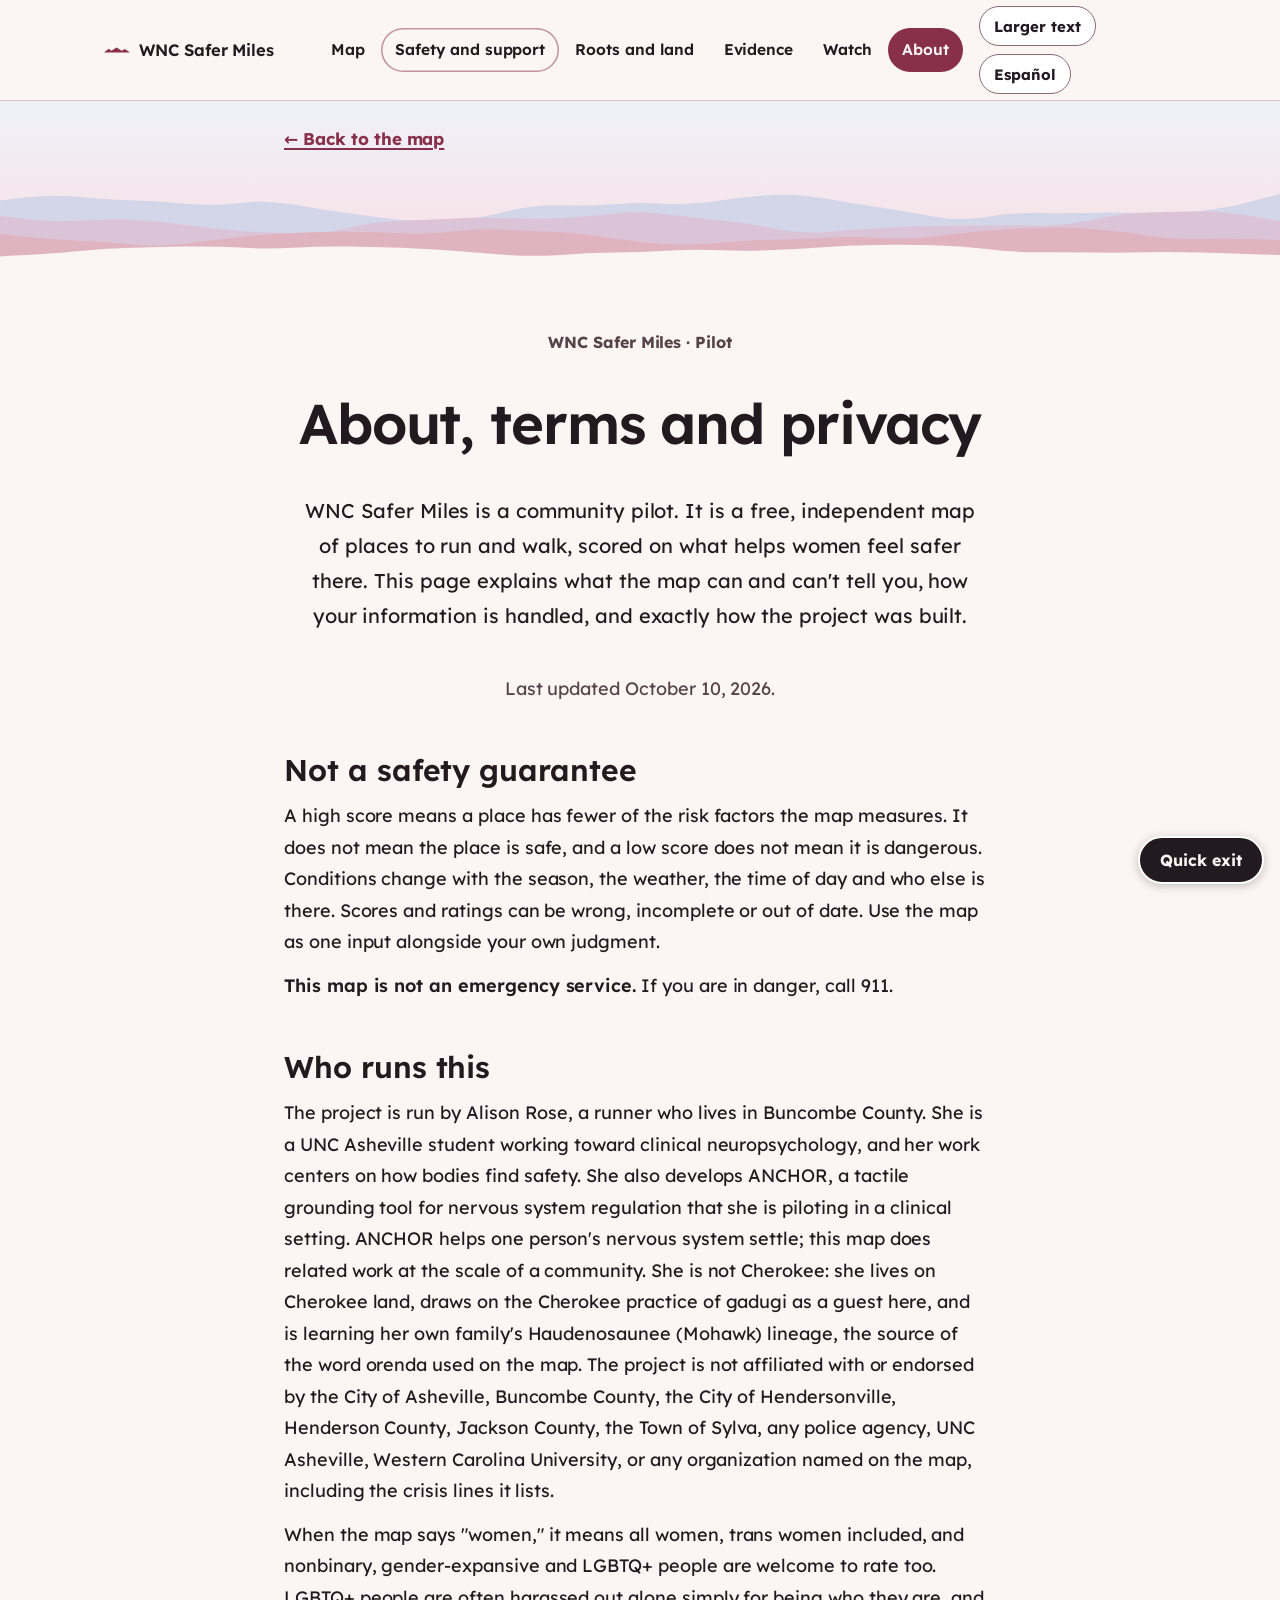
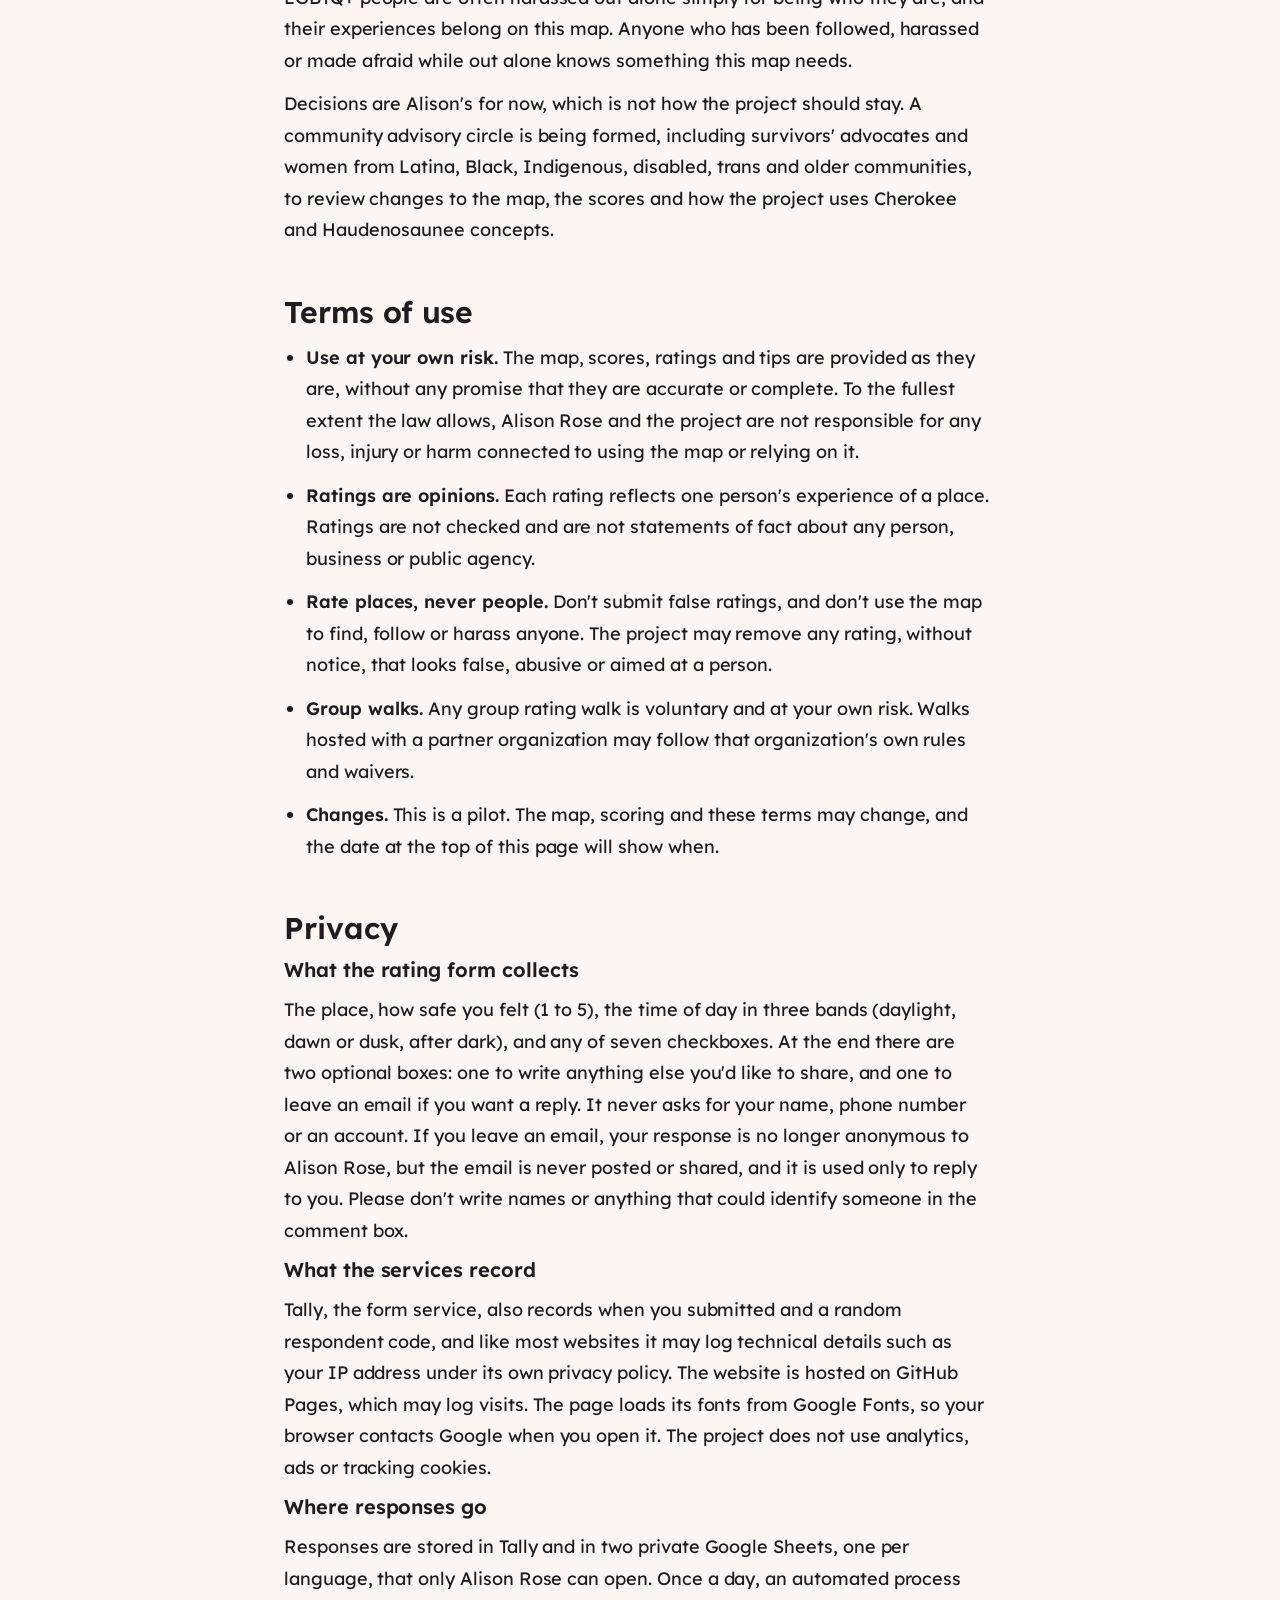
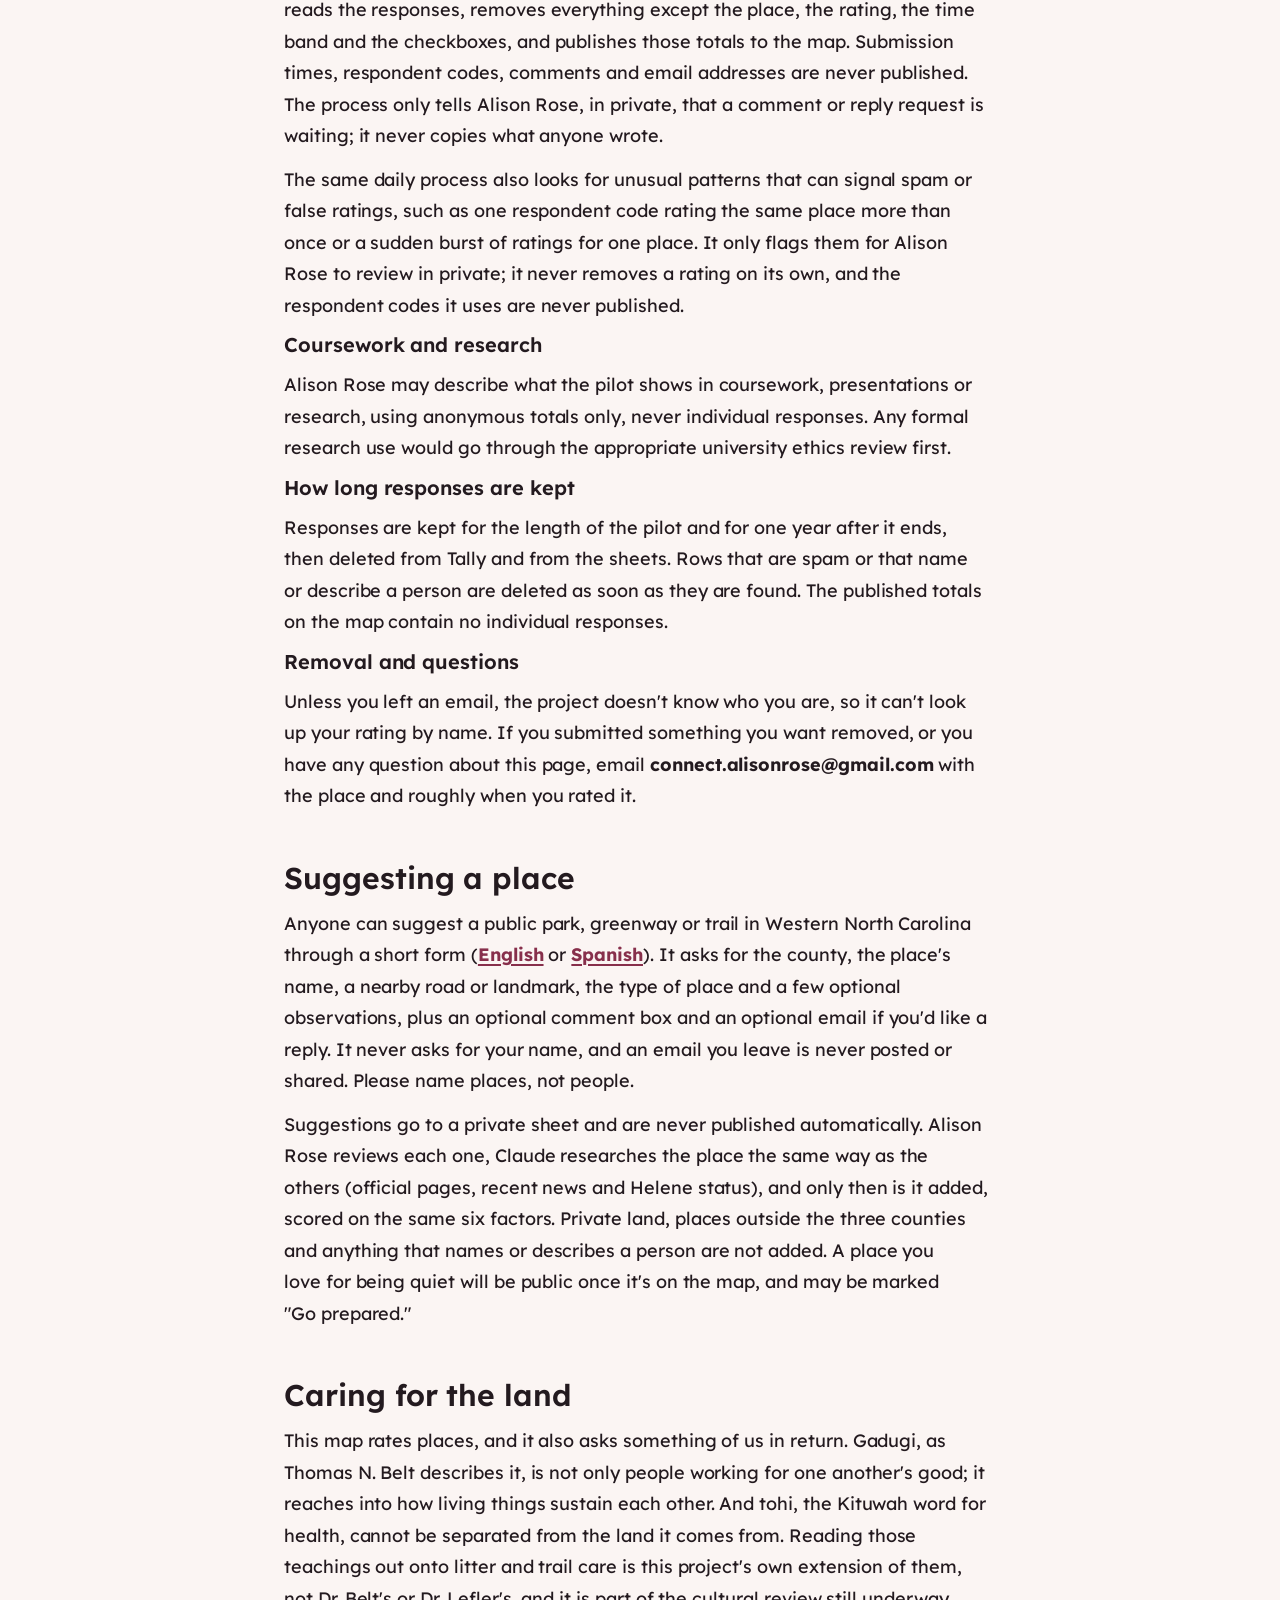
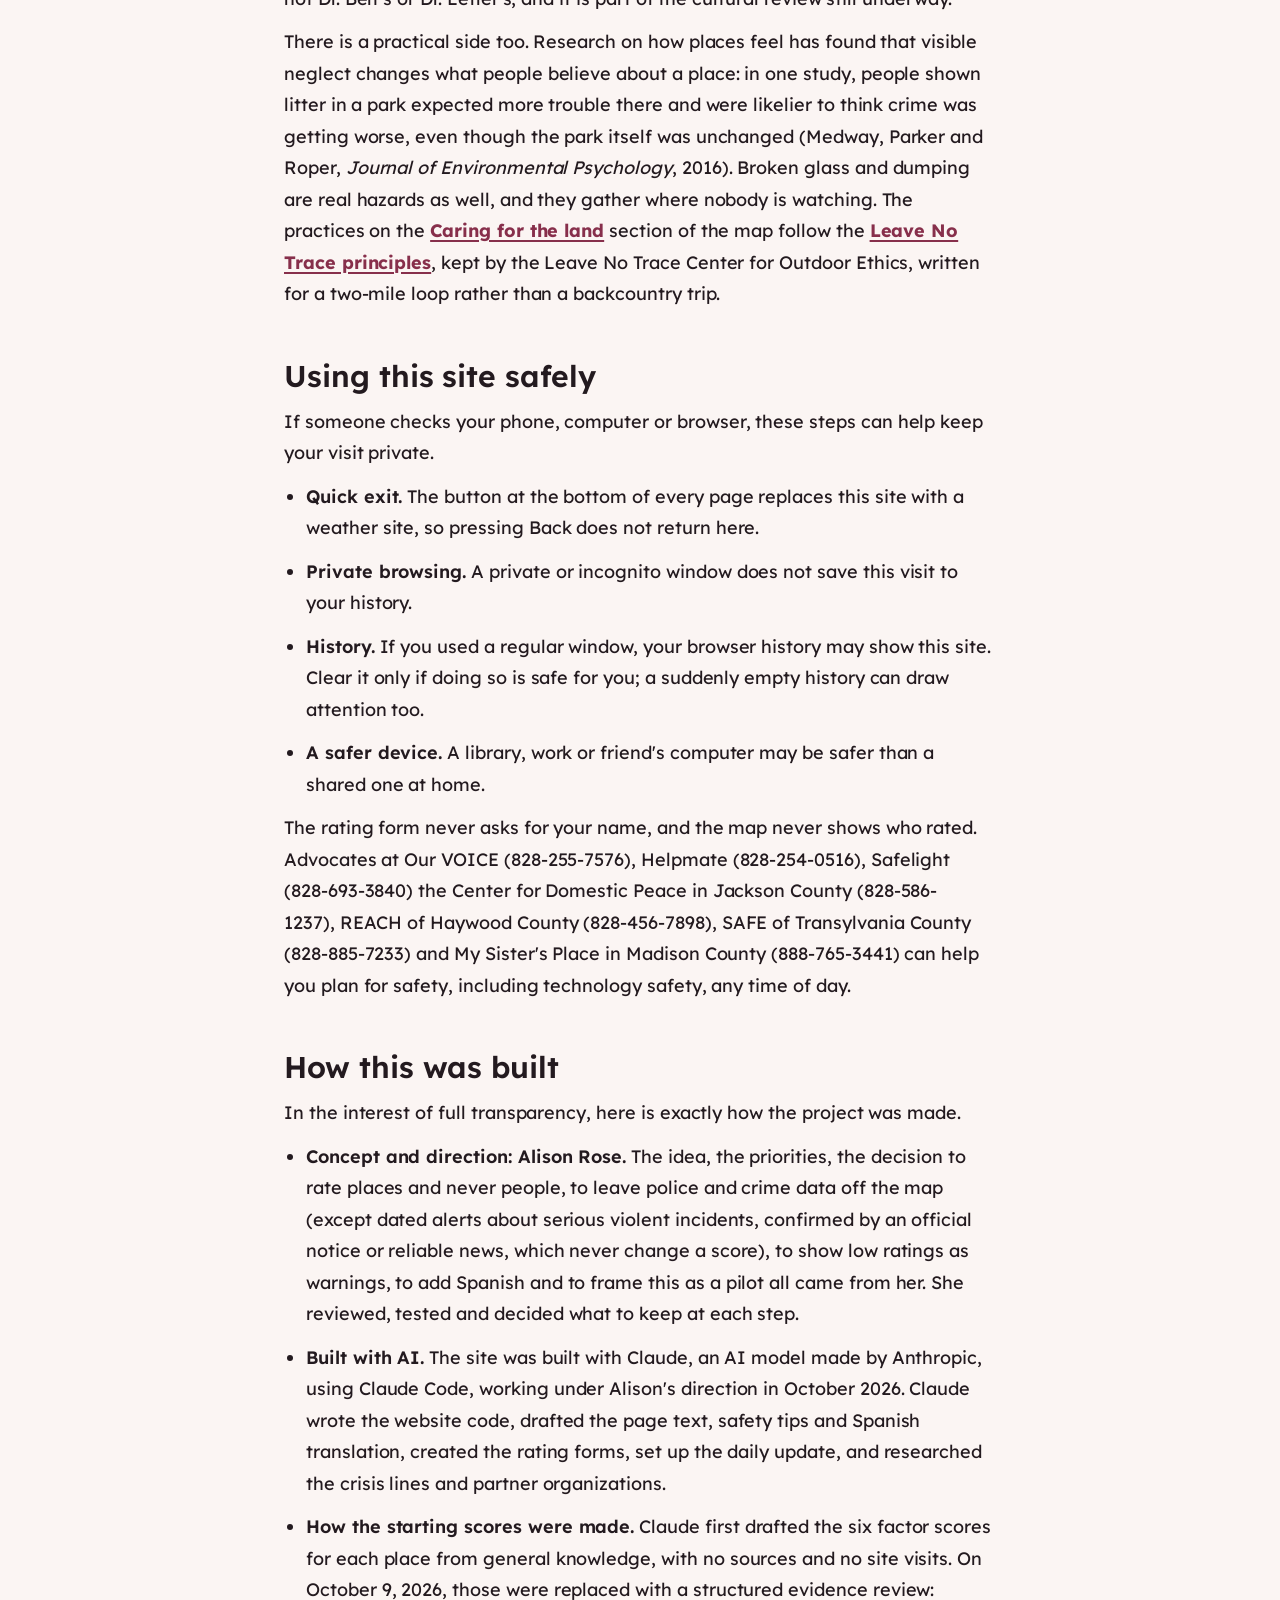
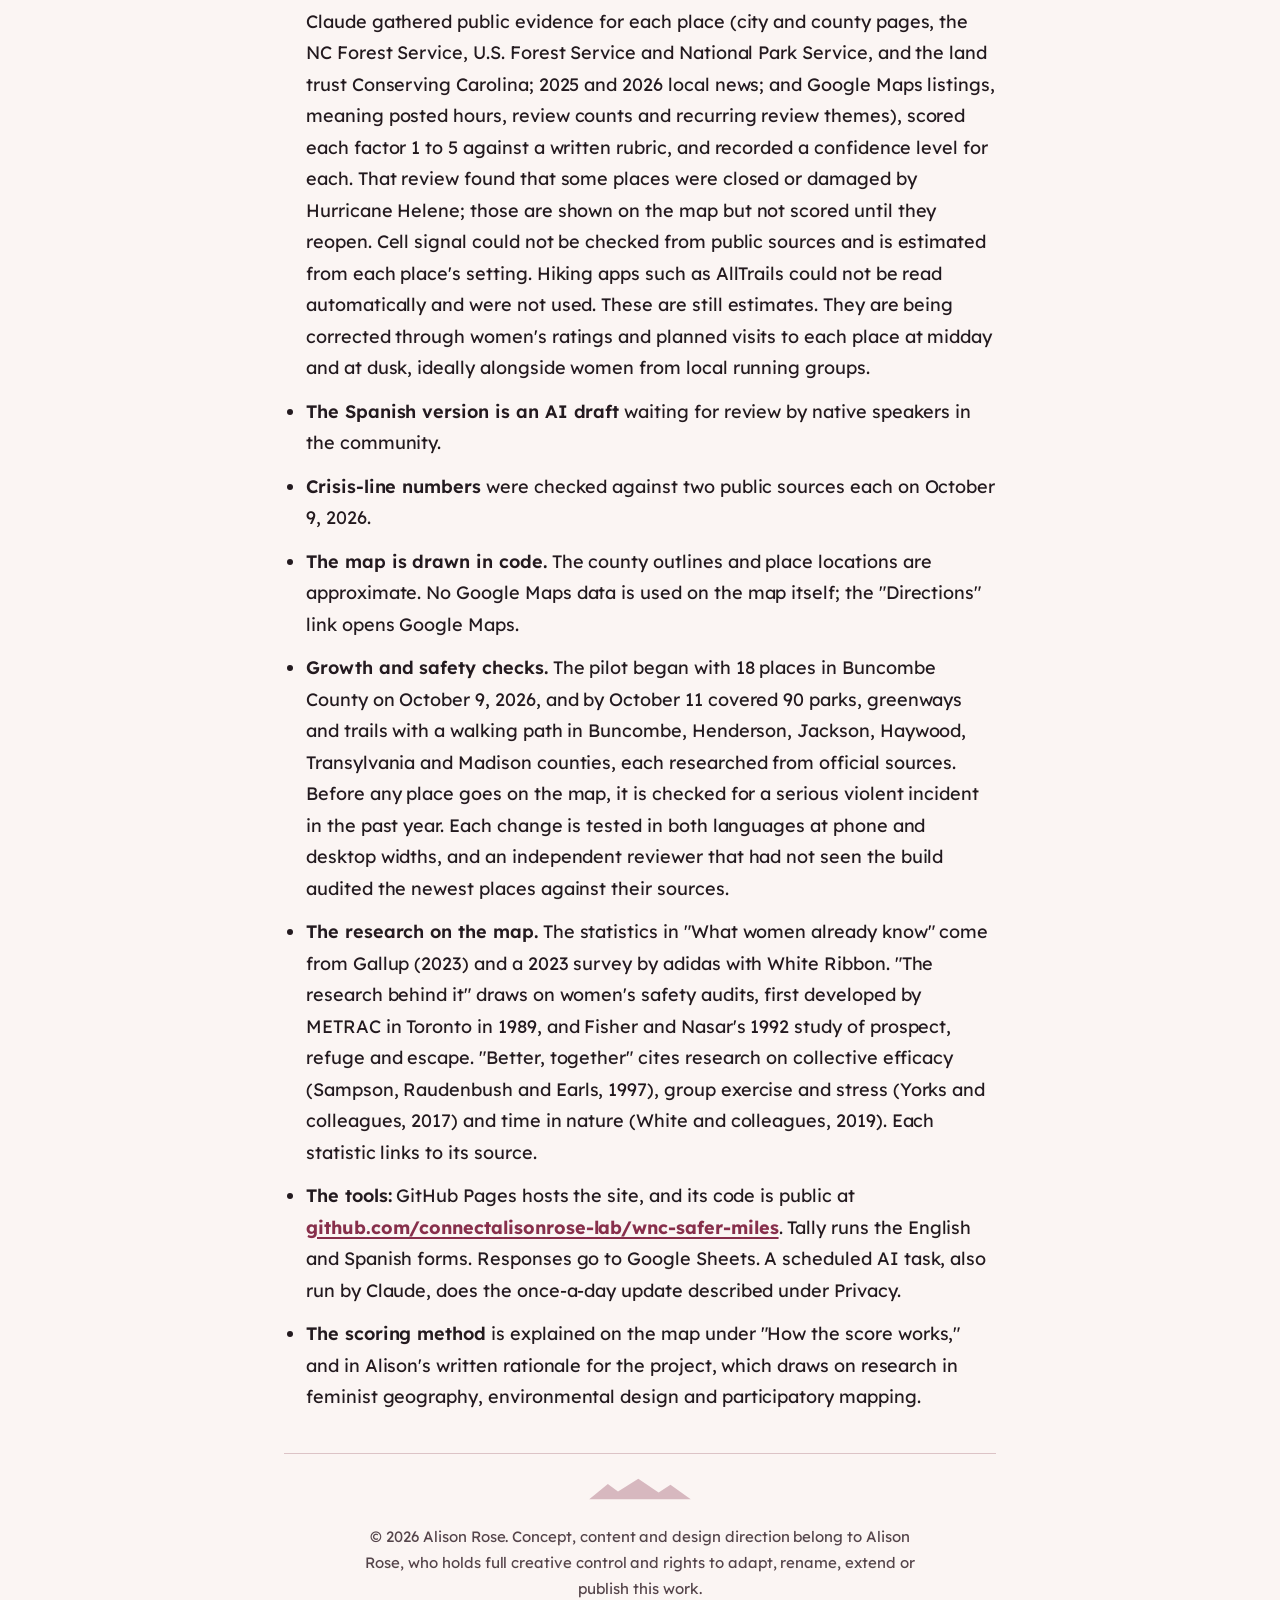
<file: about.html>
<!doctype html>
<html lang="en">
<head>
<meta charset="utf-8">
<meta name="viewport" content="width=device-width,initial-scale=1,viewport-fit=cover">
<style>:root{color-scheme:light dark}body{margin:0;font:17px system-ui,sans-serif;background:#fbf5f3;color:#2b2226}@media (prefers-color-scheme:dark){body{background:#191416;color:#f6edef}}img{max-width:100%}[hidden]{display:none!important}</style>
<title>About, terms and privacy · WNC Safer Miles</title>
<meta name="description" content="A community map of parks, greenways and trails across Western North Carolina, scored on what makes them safer for women running or walking alone.">
<meta name="theme-color" content="#872f4b">
<link rel="icon" href="favicon.svg?v=e992d595" type="image/svg+xml">
<link rel="apple-touch-icon" href="apple-touch-icon.png?v=e992d595">
<link rel="canonical" href="https://connectalisonrose-lab.github.io/wnc-safer-miles/about.html">
<meta property="og:type" content="website">
<meta property="og:site_name" content="WNC Safer Miles">
<meta property="og:title" content="About, terms and privacy · WNC Safer Miles">
<meta property="og:description" content="A community map of parks, greenways and trails across Western North Carolina, scored on what makes them safer for women running or walking alone.">
<meta property="og:url" content="https://connectalisonrose-lab.github.io/wnc-safer-miles/about.html">
<meta property="og:image" content="https://connectalisonrose-lab.github.io/wnc-safer-miles/og-image.png">
<meta property="og:image:width" content="1200">
<meta property="og:image:height" content="630">
<meta property="og:image:alt" content="WNC Safer Miles: a community map for women running or walking alone in Western North Carolina">
<meta name="twitter:card" content="summary_large_image">
<link rel="preconnect" href="https://fonts.googleapis.com">
<link rel="stylesheet" href="https://fonts.googleapis.com/css2?family=Lexend:wght@400;600;700&display=swap">
<link rel="stylesheet" href="site.css?v=e992d595">
</head>
<body>
<a class="skip" href="#content" data-l="en">Skip to content</a>
<a class="skip" href="#content" data-l="es" lang="es" hidden>Ir al contenido</a>
<nav class="sitenav" aria-label="WNC Safer Miles">
  <div class="sitenav-in">
    <a class="brand" data-p="./" href="./">WNC Safer Miles</a>
    <ul>
        <li><a class="navlink" data-p="./" data-en="Map" data-es="Mapa" href="./">Map</a></li>
        <li><a class="navlink nav-help" data-p="help.html" data-en="Safety and support" data-es="Seguridad y apoyo" href="help.html">Safety and support</a></li>
        <li><a class="navlink" data-p="roots.html" data-en="Roots and land" data-es="Raíces y tierra" href="roots.html">Roots and land</a></li>
        <li><a class="navlink" data-p="evidence.html" data-en="Evidence" data-es="Evidencia" href="evidence.html">Evidence</a></li>
        <li><a class="navlink" data-p="watch.html" data-en="Watch" data-es="Video" href="watch.html">Watch</a></li>
        <li><a class="navlink" data-p="about.html" data-en="About" data-es="Acerca de" href="about.html" aria-current="page">About</a></li>
    </ul>
    <button class="langbtn" id="langbtn" type="button" lang="es">Español</button>
  </div>
</nav>
<div class="wrap doc">
  <header class="docband">
    <div class="topbar">
      <a class="back" data-p="./" href="./" data-en="← Back to the map" data-es="← Volver al mapa">← Back to the map</a>
    </div>
    <svg class="ridges" viewBox="0 0 1440 180" preserveAspectRatio="none" aria-hidden="true" focusable="false"><path class="r1" d="M0 180 L0 57.4 Q0.0 57.4 30.0 51.3 Q60.0 45.3 90.0 50.6 Q120.0 55.9 150.0 57.0 Q180.0 58.1 210.0 63.1 Q240.0 68.0 270.0 61.8 Q300.0 55.7 330.0 64.5 Q360.0 73.4 390.0 80.8 Q420.0 88.2 450.0 93.1 Q480.0 97.9 510.0 94.2 Q540.0 90.5 570.0 77.7 Q600.0 64.9 630.0 66.2 Q660.0 67.5 690.0 64.0 Q720.0 60.5 750.0 63.2 Q780.0 65.8 810.0 57.2 Q840.0 48.7 870.0 46.8 Q900.0 44.9 930.0 53.8 Q960.0 62.8 990.0 70.4 Q1020.0 77.9 1050.0 87.1 Q1080.0 96.3 1110.0 87.9 Q1140.0 79.5 1170.0 80.4 Q1200.0 81.4 1230.0 80.3 Q1260.0 79.1 1290.0 80.6 Q1320.0 82.1 1350.0 76.9 Q1380.0 71.8 1410.0 58.2 L1440 44.6 L1440 180 Z"/><path class="r2" d="M0 180 L0 85.7 Q0.0 85.7 30.0 92.0 Q60.0 98.4 90.0 94.9 Q120.0 91.3 150.0 93.5 Q180.0 95.8 210.0 103.3 Q240.0 110.8 270.0 114.2 Q300.0 117.7 330.0 119.4 Q360.0 121.2 390.0 109.1 Q420.0 97.0 450.0 95.1 Q480.0 93.2 510.0 90.8 Q540.0 88.3 570.0 90.5 Q600.0 92.6 630.0 90.3 Q660.0 87.9 690.0 82.1 Q720.0 76.2 750.0 82.8 Q780.0 89.4 810.0 94.4 Q840.0 99.3 870.0 109.7 Q900.0 120.1 930.0 116.1 Q960.0 112.1 990.0 108.9 Q1020.0 105.8 1050.0 105.2 Q1080.0 104.6 1110.0 103.9 Q1140.0 103.1 1170.0 104.0 Q1200.0 104.8 1230.0 93.0 Q1260.0 81.2 1290.0 79.7 Q1320.0 78.1 1350.0 78.0 Q1380.0 78.0 1410.0 87.1 L1440 96.3 L1440 180 Z"/><path class="r3" d="M0 180 L0 119.8 Q0.0 119.8 30.0 125.1 Q60.0 130.4 90.0 132.5 Q120.0 134.7 150.0 139.8 Q180.0 144.9 210.0 137.9 Q240.0 131.0 270.0 125.6 Q300.0 120.2 330.0 118.0 Q360.0 115.7 390.0 115.7 Q420.0 115.6 450.0 118.4 Q480.0 121.2 510.0 115.3 Q540.0 109.5 570.0 112.0 Q600.0 114.4 630.0 116.9 Q660.0 119.5 690.0 127.9 Q720.0 136.4 750.0 138.7 Q780.0 141.1 810.0 136.4 Q840.0 131.8 870.0 130.9 Q900.0 130.0 930.0 126.9 Q960.0 123.9 990.0 127.3 Q1020.0 130.8 1050.0 124.4 Q1080.0 118.0 1110.0 113.7 Q1140.0 109.5 1170.0 108.1 Q1200.0 106.7 1230.0 110.5 Q1260.0 114.4 1290.0 122.6 Q1320.0 130.9 1350.0 129.2 Q1380.0 127.5 1410.0 129.5 L1440 131.4 L1440 180 Z"/><path class="r4" d="M0 180 L0 162.0 Q0.0 162.0 30.0 159.4 Q60.0 156.8 90.0 151.8 Q120.0 146.8 150.0 145.7 Q180.0 144.5 210.0 143.5 Q240.0 142.4 270.0 145.5 Q300.0 148.6 330.0 145.7 Q360.0 142.9 390.0 143.4 Q420.0 143.8 450.0 145.7 Q480.0 147.5 510.0 151.6 Q540.0 155.7 570.0 159.2 Q600.0 162.7 630.0 159.2 Q660.0 155.6 690.0 154.8 Q720.0 153.9 750.0 151.2 Q780.0 148.5 810.0 150.4 Q840.0 152.2 870.0 150.1 Q900.0 148.0 930.0 144.4 Q960.0 140.7 990.0 140.4 Q1020.0 140.0 1050.0 140.9 Q1080.0 141.9 1110.0 148.2 Q1140.0 154.5 1170.0 154.3 Q1200.0 154.1 1230.0 154.7 Q1260.0 155.3 1290.0 154.3 Q1320.0 153.3 1350.0 154.8 Q1380.0 156.2 1410.0 157.9 L1440 159.5 L1440 180 Z"/></svg>
  </header>

  <main id="content">
  <article data-l="en" lang="en">
    <div class="eyebrow">WNC Safer Miles · Pilot</div>
    <h1>About, terms and privacy</h1>
    <p class="lede">WNC Safer Miles is a community pilot. It is a free, independent map of places to run and walk, scored on what helps women feel safer there. This page explains what the map can and can't tell you, how your information is handled, and exactly how the project was built.</p>
    <p class="note">Last updated October 10, 2026.</p>

    <section>
      <h2>Not a safety guarantee</h2>
      <p>A high score means a place has fewer of the risk factors the map measures. It does not mean the place is safe, and a low score does not mean it is dangerous. Conditions change with the season, the weather, the time of day and who else is there. Scores and ratings can be wrong, incomplete or out of date. Use the map as one input alongside your own judgment.</p>
      <p><strong>This map is not an emergency service.</strong> If you are in danger, call 911.</p>
    </section>

    <section id="who">
      <h2>Who runs this</h2>
      <p>The project is run by Alison Rose, a runner who lives in Buncombe County. She is a UNC Asheville student working toward clinical neuropsychology, and her work centers on how bodies find safety. She also develops ANCHOR, a tactile grounding tool for nervous system regulation that she is piloting in a clinical setting. ANCHOR helps one person's nervous system settle; this map does related work at the scale of a community. She is not Cherokee: she lives on Cherokee land, draws on the Cherokee practice of gadugi as a guest here, and is learning her own family's Haudenosaunee (Mohawk) lineage, the source of the word orenda used on the map. The project is not affiliated with or endorsed by the City of Asheville, Buncombe County, the City of Hendersonville, Henderson County, Jackson County, the Town of Sylva, any police agency, UNC Asheville, Western Carolina University, or any organization named on the map, including the crisis lines it lists.</p>
      <p>When the map says "women," it means all women, trans women included, and nonbinary, gender-expansive and LGBTQ+ people are welcome to rate too. LGBTQ+ people are often harassed out alone simply for being who they are, and their experiences belong on this map. Anyone who has been followed, harassed or made afraid while out alone knows something this map needs.</p>
      <p>Decisions are Alison's for now, which is not how the project should stay. A community advisory circle is being formed, including survivors' advocates and women from Latina, Black, Indigenous, disabled, trans and older communities, to review changes to the map, the scores and how the project uses Cherokee and Haudenosaunee concepts.</p>
    </section>

    <section>
      <h2>Terms of use</h2>
      <ul>
        <li><strong>Use at your own risk.</strong> The map, scores, ratings and tips are provided as they are, without any promise that they are accurate or complete. To the fullest extent the law allows, Alison Rose and the project are not responsible for any loss, injury or harm connected to using the map or relying on it.</li>
        <li><strong>Ratings are opinions.</strong> Each rating reflects one person's experience of a place. Ratings are not checked and are not statements of fact about any person, business or public agency.</li>
        <li><strong>Rate places, never people.</strong> Don't submit false ratings, and don't use the map to find, follow or harass anyone. The project may remove any rating, without notice, that looks false, abusive or aimed at a person.</li>
        <li><strong>Group walks.</strong> Any group rating walk is voluntary and at your own risk. Walks hosted with a partner organization may follow that organization's own rules and waivers.</li>
        <li><strong>Changes.</strong> This is a pilot. The map, scoring and these terms may change, and the date at the top of this page will show when.</li>
      </ul>
    </section>

    <section>
      <h2>Privacy</h2>
      <h3>What the rating form collects</h3>
      <p>The place, how safe you felt (1 to 5), the time of day in three bands (daylight, dawn or dusk, after dark), and any of seven checkboxes. At the end there are two optional boxes: one to write anything else you'd like to share, and one to leave an email if you want a reply. It never asks for your name, phone number or an account. If you leave an email, your response is no longer anonymous to Alison Rose, but the email is never posted or shared, and it is used only to reply to you. Please don't write names or anything that could identify someone in the comment box.</p>
      <h3>What the services record</h3>
      <p>Tally, the form service, also records when you submitted and a random respondent code, and like most websites it may log technical details such as your IP address under its own privacy policy. The website is hosted on GitHub Pages, which may log visits. The page loads its fonts from Google Fonts, so your browser contacts Google when you open it. The project does not use analytics, ads or tracking cookies.</p>
      <h3>Where responses go</h3>
      <p>Responses are stored in Tally and in two private Google Sheets, one per language, that only Alison Rose can open. Once a day, an automated process reads the responses, removes everything except the place, the rating, the time band and the checkboxes, and publishes those totals to the map. Submission times, respondent codes, comments and email addresses are never published. The process only tells Alison Rose, in private, that a comment or reply request is waiting; it never copies what anyone wrote.</p>
      <p>The same daily process also looks for unusual patterns that can signal spam or false ratings, such as one respondent code rating the same place more than once or a sudden burst of ratings for one place. It only flags them for Alison Rose to review in private; it never removes a rating on its own, and the respondent codes it uses are never published.</p>
      <h3>Coursework and research</h3>
      <p>Alison Rose may describe what the pilot shows in coursework, presentations or research, using anonymous totals only, never individual responses. Any formal research use would go through the appropriate university ethics review first.</p>
      <h3>How long responses are kept</h3>
      <p>Responses are kept for the length of the pilot and for one year after it ends, then deleted from Tally and from the sheets. Rows that are spam or that name or describe a person are deleted as soon as they are found. The published totals on the map contain no individual responses.</p>
      <h3>Removal and questions</h3>
      <p>Unless you left an email, the project doesn't know who you are, so it can't look up your rating by name. If you submitted something you want removed, or you have any question about this page, email <span class="mail">connect.alisonrose@gmail.com</span> with the place and roughly when you rated it.</p>
    </section>

    <section id="suggest-place">
      <h2>Suggesting a place</h2>
      <p>Anyone can suggest a public park, greenway or trail in Western North Carolina through a short form (<a href="https://tally.so/r/MekbWp" target="_blank" rel="noopener">English</a> or <a href="https://tally.so/r/WOGNya" target="_blank" rel="noopener">Spanish</a>). It asks for the county, the place's name, a nearby road or landmark, the type of place and a few optional observations, plus an optional comment box and an optional email if you'd like a reply. It never asks for your name, and an email you leave is never posted or shared. Please name places, not people.</p>
      <p>Suggestions go to a private sheet and are never published automatically. Alison Rose reviews each one, Claude researches the place the same way as the others (official pages, recent news and Helene status), and only then is it added, scored on the same six factors. Private land, places outside the three counties and anything that names or describes a person are not added. A place you love for being quiet will be public once it's on the map, and may be marked "Go prepared."</p>
    </section>

    <section id="land-care">
      <h2>Caring for the land</h2>
      <p>This map rates places, and it also asks something of us in return. Gadugi, as Thomas N. Belt describes it, is not only people working for one another's good; it reaches into how living things sustain each other. And tohi, the Kituwah word for health, cannot be separated from the land it comes from. Reading those teachings out onto litter and trail care is this project's own extension of them, not Dr. Belt's or Dr. Lefler's, and it is part of the cultural review still underway.</p>
      <p>There is a practical side too. Research on how places feel has found that visible neglect changes what people believe about a place: in one study, people shown litter in a park expected more trouble there and were likelier to think crime was getting worse, even though the park itself was unchanged (Medway, Parker and Roper, <i>Journal of Environmental Psychology</i>, 2016). Broken glass and dumping are real hazards as well, and they gather where nobody is watching. The practices on the <a href="roots.html#land">Caring for the land</a> section of the map follow the <a href="https://www.nps.gov/articles/leave-no-trace-seven-principles.htm" target="_blank" rel="noopener">Leave No Trace principles</a>, kept by the Leave No Trace Center for Outdoor Ethics, written for a two-mile loop rather than a backcountry trip.</p>
    </section>

    <section id="safe-use">
      <h2>Using this site safely</h2>
      <p>If someone checks your phone, computer or browser, these steps can help keep your visit private.</p>
      <ul>
        <li><strong>Quick exit.</strong> The button at the bottom of every page replaces this site with a weather site, so pressing Back does not return here.</li>
        <li><strong>Private browsing.</strong> A private or incognito window does not save this visit to your history.</li>
        <li><strong>History.</strong> If you used a regular window, your browser history may show this site. Clear it only if doing so is safe for you; a suddenly empty history can draw attention too.</li>
        <li><strong>A safer device.</strong> A library, work or friend's computer may be safer than a shared one at home.</li>
      </ul>
      <p>The rating form never asks for your name, and the map never shows who rated. Advocates at Our VOICE (828-255-7576), Helpmate (828-254-0516), Safelight (828-693-3840) the Center for Domestic Peace in Jackson County (828-586-1237), REACH of Haywood County (828-456-7898), SAFE of Transylvania County (828-885-7233) and My Sister's Place in Madison County (888-765-3441) can help you plan for safety, including technology safety, any time of day.</p>
    </section>

    <section id="built">
      <h2>How this was built</h2>
      <p>In the interest of full transparency, here is exactly how the project was made.</p>
      <ul>
        <li><strong>Concept and direction: Alison Rose.</strong> The idea, the priorities, the decision to rate places and never people, to leave police and crime data off the map (except dated alerts about serious violent incidents, confirmed by an official notice or reliable news, which never change a score), to show low ratings as warnings, to add Spanish and to frame this as a pilot all came from her. She reviewed, tested and decided what to keep at each step.</li>
        <li><strong>Built with AI.</strong> The site was built with Claude, an AI model made by Anthropic, using Claude Code, working under Alison's direction in October 2026. Claude wrote the website code, drafted the page text, safety tips and Spanish translation, created the rating forms, set up the daily update, and researched the crisis lines and partner organizations.</li>
        <li><strong>How the starting scores were made.</strong> Claude first drafted the six factor scores for each place from general knowledge, with no sources and no site visits. On October 9, 2026, those were replaced with a structured evidence review: Claude gathered public evidence for each place (city and county pages, the NC Forest Service, U.S. Forest Service and National Park Service, and the land trust Conserving Carolina; 2025 and 2026 local news; and Google Maps listings, meaning posted hours, review counts and recurring review themes), scored each factor 1 to 5 against a written rubric, and recorded a confidence level for each. That review found that some places were closed or damaged by Hurricane Helene; those are shown on the map but not scored until they reopen. Cell signal could not be checked from public sources and is estimated from each place's setting. Hiking apps such as AllTrails could not be read automatically and were not used. These are still estimates. They are being corrected through women's ratings and planned visits to each place at midday and at dusk, ideally alongside women from local running groups.</li>
        <li><strong>The Spanish version is an AI draft</strong> waiting for review by native speakers in the community.</li>
        <li><strong>Crisis-line numbers</strong> were checked against two public sources each on October 9, 2026.</li>
        <li><strong>The map is drawn in code.</strong> The county outlines and place locations are approximate. No Google Maps data is used on the map itself; the "Directions" link opens Google Maps.</li>
        <li><strong>Growth and safety checks.</strong> The pilot began with 18 places in Buncombe County on October 9, 2026, and by October 11 covered 90 parks, greenways and trails with a walking path in Buncombe, Henderson, Jackson, Haywood, Transylvania and Madison counties, each researched from official sources. Before any place goes on the map, it is checked for a serious violent incident in the past year. Each change is tested in both languages at phone and desktop widths, and an independent reviewer that had not seen the build audited the newest places against their sources.</li>
        <li><strong>The research on the map.</strong> The statistics in "What women already know" come from Gallup (2023) and a 2023 survey by adidas with White Ribbon. "The research behind it" draws on women's safety audits, first developed by METRAC in Toronto in 1989, and Fisher and Nasar's 1992 study of prospect, refuge and escape. "Better, together" cites research on collective efficacy (Sampson, Raudenbush and Earls, 1997), group exercise and stress (Yorks and colleagues, 2017) and time in nature (White and colleagues, 2019). Each statistic links to its source.</li>
        <li><strong>The tools:</strong> GitHub Pages hosts the site, and its code is public at <a href="https://github.com/connectalisonrose-lab/wnc-safer-miles" target="_blank" rel="noopener">github.com/connectalisonrose-lab/wnc-safer-miles</a>. Tally runs the English and Spanish forms. Responses go to Google Sheets. A scheduled AI task, also run by Claude, does the once-a-day update described under Privacy.</li>
        <li><strong>The scoring method</strong> is explained on the map under "How the score works," and in Alison's written rationale for the project, which draws on research in feminist geography, environmental design and participatory mapping.</li>
      </ul>
    </section>

    <footer class="docfoot">
      <p>© 2026 Alison Rose. Concept, content and design direction belong to Alison Rose, who holds full creative control and rights to adapt, rename, extend or publish this work.</p>
    </footer>
  </article>

  <article data-l="es" lang="es" hidden>
    <div class="eyebrow">WNC Safer Miles · Piloto</div>
    <h1>Acerca de, términos y privacidad</h1>
    <p class="lede">WNC Safer Miles es un proyecto piloto comunitario. Es un mapa gratuito e independiente de lugares para correr y caminar, calificados según lo que ayuda a las mujeres a sentirse más seguras. Esta página explica lo que el mapa puede y no puede decirle, cómo se maneja su información y cómo se creó exactamente el proyecto.</p>
    <p class="note">Última actualización: 10 de octubre de 2026.</p>

    <section>
      <h2>No es una garantía de seguridad</h2>
      <p>Un puntaje alto significa que un lugar tiene menos de los factores de riesgo que mide el mapa. No significa que el lugar sea seguro, y un puntaje bajo no significa que sea peligroso. Las condiciones cambian según la temporada, el clima, la hora del día y quién más esté allí. Los puntajes y las calificaciones pueden estar equivocados, incompletos o desactualizados. Use el mapa como un dato más, junto con su propio criterio.</p>
      <p><strong>Este mapa no es un servicio de emergencia.</strong> Si está en peligro, llame al 911.</p>
    </section>

    <section id="who-es">
      <h2>Quién está a cargo</h2>
      <p>El proyecto está a cargo de Alison Rose, corredora que vive en el condado de Buncombe. Es estudiante de UNC Asheville y se prepara para la neuropsicología clínica; su trabajo se centra en cómo el cuerpo encuentra seguridad. También desarrolla ANCHOR, una herramienta táctil para regular el sistema nervioso que está probando en un entorno clínico. ANCHOR ayuda a que el sistema nervioso de una persona se calme; este mapa hace un trabajo parecido a escala de comunidad. No es cherokee: vive en tierra cherokee, se inspira en la práctica cherokee del gadugi como invitada aquí y está aprendiendo sobre el linaje haudenosaunee (mohawk) de su familia, de donde viene la palabra orenda que usa el mapa. El proyecto no está afiliado ni respaldado por la Ciudad de Asheville, el condado de Buncombe, la Ciudad de Hendersonville, el condado de Henderson, el condado de Jackson, el pueblo de Sylva, ninguna agencia policial, UNC Asheville, Western Carolina University ni ninguna organización mencionada en el mapa, incluidas las líneas de ayuda que aparecen en él.</p>
      <p>Cuando el mapa dice "mujeres", se refiere a todas las mujeres, incluidas las mujeres trans, y las personas no binarias, de género expansivo y LGBTQ+ también pueden calificar. Con frecuencia, las personas LGBTQ+ sufren acoso al salir solas simplemente por ser quienes son, y sus experiencias tienen lugar en este mapa. Cualquier persona a quien hayan seguido, acosado o asustado mientras estaba sola afuera sabe algo que este mapa necesita.</p>
      <p>Por ahora las decisiones son de Alison, y no es así como el proyecto debe quedarse. Se está formando un círculo asesor comunitario, con defensoras de sobrevivientes y mujeres de comunidades latinas, negras, indígenas, con discapacidad, trans y mayores, para revisar los cambios al mapa, los puntajes y la forma en que el proyecto usa conceptos cherokee y haudenosaunee.</p>
    </section>

    <section>
      <h2>Términos de uso</h2>
      <ul>
        <li><strong>Úselo bajo su propio riesgo.</strong> El mapa, los puntajes, las calificaciones y los consejos se ofrecen tal como están, sin ninguna promesa de que sean exactos o completos. En la medida máxima que permita la ley, Alison Rose y el proyecto no son responsables de ninguna pérdida, lesión o daño relacionado con el uso del mapa o con confiar en él.</li>
        <li><strong>Las calificaciones son opiniones.</strong> Cada calificación refleja la experiencia de una persona en un lugar. Las calificaciones no se verifican y no son afirmaciones de hecho sobre ninguna persona, negocio o agencia pública.</li>
        <li><strong>Califique lugares, nunca personas.</strong> No envíe calificaciones falsas ni use el mapa para encontrar, seguir o acosar a nadie. El proyecto puede eliminar sin aviso cualquier calificación que parezca falsa, abusiva o dirigida contra una persona.</li>
        <li><strong>Caminatas en grupo.</strong> Cualquier caminata en grupo para calificar lugares es voluntaria y bajo su propio riesgo. Las caminatas organizadas con otra organización pueden seguir las reglas y exenciones de esa organización.</li>
        <li><strong>Cambios.</strong> Este es un proyecto piloto. El mapa, el sistema de puntajes y estos términos pueden cambiar, y la fecha al inicio de esta página indicará cuándo.</li>
      </ul>
    </section>

    <section>
      <h2>Privacidad</h2>
      <h3>Lo que recoge el formulario</h3>
      <p>El lugar, qué tan segura se sintió (de 1 a 5), la hora del día en tres franjas (de día, al amanecer o al atardecer, de noche) y cualquiera de siete casillas. Al final hay dos espacios opcionales: uno para escribir algo más que quiera compartir y otro para dejar su correo si quiere una respuesta. Nunca pide su nombre, teléfono ni una cuenta. Si deja su correo, su respuesta ya no es anónima para Alison Rose, pero el correo nunca se publica ni se comparte, y solo se usa para responderle. Por favor, no escriba nombres ni nada que pueda identificar a alguien en el espacio para comentarios.</p>
      <h3>Lo que registran los servicios</h3>
      <p>Tally, el servicio de formularios, también registra cuándo envió su respuesta y un código aleatorio de participante y, como la mayoría de los sitios web, puede registrar datos técnicos como su dirección IP según su propia política de privacidad. El sitio web está alojado en GitHub Pages, que puede registrar las visitas. La página carga sus tipos de letra desde Google Fonts, así que su navegador se conecta con Google al abrirla. El proyecto no usa analíticas, anuncios ni cookies de rastreo.</p>
      <h3>Adónde van las respuestas</h3>
      <p>Las respuestas se guardan en Tally y en dos hojas de cálculo privadas de Google, una por idioma, que solo Alison Rose puede abrir. Una vez al día, un proceso automático lee las respuestas, elimina todo excepto el lugar, la calificación, la franja horaria y las casillas, y publica esos totales en el mapa. Nunca se publican las horas de envío, los códigos de participante, los comentarios ni los correos. El proceso solo le avisa a Alison Rose, en privado, que hay un comentario o una solicitud de respuesta; nunca copia lo que alguien escribió.</p>
      <p>El mismo proceso diario también busca patrones inusuales que pueden indicar calificaciones falsas o spam, como un mismo código de participante que califica el mismo lugar más de una vez o una ola repentina de calificaciones para un lugar. Solo los señala para que Alison Rose los revise en privado; nunca elimina una calificación por sí solo, y los códigos de participante que usa nunca se publican.</p>
      <h3>Trabajos académicos e investigación</h3>
      <p>Alison Rose puede describir lo que muestra el piloto en trabajos académicos, presentaciones o investigaciones, usando solo totales anónimos y nunca respuestas individuales. Cualquier uso formal en una investigación pasaría primero por la revisión ética universitaria correspondiente.</p>
      <h3>Cuánto tiempo se guardan las respuestas</h3>
      <p>Las respuestas se guardan mientras dure el piloto y un año después de que termine, y luego se eliminan de Tally y de las hojas. Las filas que son spam o que nombran o describen a una persona se eliminan en cuanto se encuentran. Los totales publicados en el mapa no contienen respuestas individuales.</p>
      <h3>Eliminación y preguntas</h3>
      <p>A menos que haya dejado su correo, el proyecto no sabe quién es usted, así que no puede buscar su calificación por nombre. Si envió algo que quiere eliminar, o tiene alguna pregunta sobre esta página, escriba a <span class="mail">connect.alisonrose@gmail.com</span> indicando el lugar y aproximadamente cuándo lo calificó.</p>
    </section>

    <section id="suggest-place-es">
      <h2>Cómo sugerir un lugar</h2>
      <p>Cualquier persona puede sugerir un parque, sendero verde o camino público en el oeste de Carolina del Norte con un formulario corto (<a href="https://tally.so/r/WOGNya" target="_blank" rel="noopener">español</a> o <a href="https://tally.so/r/MekbWp" target="_blank" rel="noopener">inglés</a>). Pide el condado, el nombre del lugar, un camino o punto de referencia cercano, el tipo de lugar y algunas observaciones opcionales, además de un espacio opcional para comentarios y un correo opcional si quiere una respuesta. Nunca pide su nombre, y el correo que deje nunca se publica ni se comparte. Por favor, nombre lugares, no personas.</p>
      <p>Las sugerencias van a una hoja privada y nunca se publican automáticamente. Alison Rose revisa cada una, Claude investiga el lugar igual que los demás (páginas oficiales, noticias recientes y estado después de Helene), y solo entonces se agrega, con puntaje según los mismos seis factores. No se agregan terrenos privados, lugares fuera de los tres condados ni nada que nombre o describa a una persona. Un lugar que usted quiere por ser tranquilo será público una vez que esté en el mapa, y puede quedar marcado como "Vaya preparada".</p>
    </section>

    <section id="land-care-es">
      <h2>Cuidar la tierra</h2>
      <p>Este mapa califica lugares y también pide algo a cambio. El gadugi, tal como lo describe Thomas N. Belt, no es solo gente trabajando por el bien de los demás: llega a la forma en que los seres vivos se sostienen unos a otros. Y el tohi, la palabra kituwah para la salud, no se puede separar de la tierra de la que viene. Extender esas enseñanzas a la basura y al cuidado de los senderos es una lectura propia de este proyecto, no del Dr. Belt ni de la Dra. Lefler, y forma parte de la revisión cultural que sigue en curso.</p>
      <p>También hay un lado práctico. La investigación sobre cómo se perciben los lugares ha encontrado que el descuido visible cambia lo que la gente cree de un sitio: en un estudio, las personas a quienes se les mostró basura en un parque esperaban más problemas allí y eran más propensas a pensar que el delito estaba aumentando, aunque el parque fuera el mismo (Medway, Parker y Roper, <i>Journal of Environmental Psychology</i>, 2016). El vidrio roto y los tiraderos son además peligros reales, y se juntan donde nadie está mirando. Las prácticas de la sección <a href="roots.html?lang=es#land">Cuidar la tierra</a> del mapa siguen los <a href="https://www.nps.gov/articles/leave-no-trace-seven-principles.htm" target="_blank" rel="noopener">principios de Leave No Trace</a>, que mantiene el Leave No Trace Center for Outdoor Ethics, escritos para una vuelta de dos millas y no para una expedición.</p>
    </section>

    <section id="safe-use-es">
      <h2>Cómo usar este sitio con seguridad</h2>
      <p>Si alguien revisa su teléfono, computadora o navegador, estos pasos pueden ayudar a mantener su visita en privado.</p>
      <ul>
        <li><strong>Salida rápida.</strong> El botón que aparece abajo en cada página reemplaza este sitio por uno del clima, así que al presionar Atrás no se vuelve aquí.</li>
        <li><strong>Navegación privada.</strong> Una ventana privada o de incógnito no guarda esta visita en el historial.</li>
        <li><strong>Historial.</strong> Si usó una ventana normal, el historial del navegador puede mostrar este sitio. Bórrelo solo si es seguro para usted; un historial vacío de repente también puede llamar la atención.</li>
        <li><strong>Un dispositivo más seguro.</strong> La computadora de una biblioteca, del trabajo o de una amiga puede ser más segura que una compartida en casa.</li>
      </ul>
      <p>El formulario nunca pide su nombre y el mapa nunca muestra quién calificó. Las consejeras de Our VOICE (828-255-7576), Helpmate (828-254-0516), Safelight (828-693-3840) el Center for Domestic Peace en el condado de Jackson (828-586-1237), REACH of Haywood County (828-456-7898), SAFE of Transylvania County (828-885-7233) y My Sister's Place en el condado de Madison (888-765-3441) pueden ayudarle a planear su seguridad, incluida la seguridad con la tecnología, a cualquier hora.</p>
    </section>

    <section id="built-es">
      <h2>Cómo se creó</h2>
      <p>Con total transparencia, así se hizo exactamente el proyecto.</p>
      <ul>
        <li><strong>Concepto y dirección: Alison Rose.</strong> La idea, las prioridades y las decisiones de calificar lugares y nunca personas, de dejar los datos policiales y de delitos fuera del mapa (salvo alertas con fecha sobre incidentes violentos graves, confirmados por un aviso oficial o noticias confiables, que nunca cambian el puntaje), de mostrar las calificaciones bajas como advertencias, de agregar el español y de presentarlo como un piloto fueron suyas. Ella revisó, probó y decidió qué conservar en cada paso.</li>
        <li><strong>Hecho con inteligencia artificial.</strong> El sitio se creó con Claude, un modelo de inteligencia artificial de Anthropic, usando Claude Code, bajo la dirección de Alison en octubre de 2026. Claude escribió el código del sitio, redactó los textos, los consejos de seguridad y la traducción al español, creó los formularios, configuró la actualización diaria e investigó las líneas de ayuda y las organizaciones aliadas.</li>
        <li><strong>Cómo se hicieron los puntajes iniciales.</strong> Primero, Claude redactó los seis puntajes de cada lugar a partir de conocimiento general, sin fuentes ni visitas en persona. El 9 de octubre de 2026, esos puntajes se reemplazaron con una revisión estructurada de evidencia: Claude reunió evidencia pública sobre cada lugar (páginas de la ciudad y del condado, el Servicio Forestal de Carolina del Norte, el Servicio Forestal de EE. UU. y el Servicio de Parques Nacionales, y el fideicomiso de tierras Conserving Carolina; noticias locales de 2025 y 2026; y fichas de Google Maps, es decir, horarios publicados, número de reseñas y temas que se repiten en ellas), calificó cada factor del 1 al 5 según una guía escrita y anotó un nivel de confianza para cada uno. La revisión encontró que algunos lugares estaban cerrados o dañados por el huracán Helene; aparecen en el mapa, pero sin puntaje hasta que reabran. La señal de celular no se pudo verificar con fuentes públicas y se estima según el entorno de cada lugar. Las aplicaciones de senderismo como AllTrails no se pudieron leer de forma automática y no se usaron. Siguen siendo estimaciones. Se están corrigiendo con las calificaciones de las mujeres y con visitas planificadas a cada lugar al mediodía y al atardecer, idealmente junto con mujeres de grupos locales de corredoras.</li>
        <li><strong>La versión en español es un borrador hecho con IA</strong> que espera la revisión de hablantes nativas de la comunidad.</li>
        <li><strong>Los números de las líneas de ayuda</strong> se verificaron con dos fuentes públicas cada uno el 9 de octubre de 2026.</li>
        <li><strong>El mapa está dibujado con código.</strong> Los contornos de los condados y las ubicaciones son aproximados. El mapa no usa datos de Google Maps; el enlace "Cómo llegar" abre Google Maps.</li>
        <li><strong>Crecimiento y revisiones de seguridad.</strong> El proyecto piloto comenzó con 18 lugares en el condado de Buncombe el 9 de octubre de 2026, y para el 11 de octubre cubría 90 parques, senderos verdes y caminos con un sendero para caminar en los condados de Buncombe, Henderson, Jackson, Haywood, Transylvania y Madison, cada uno investigado a partir de fuentes oficiales. Antes de agregar un lugar al mapa, se revisa si hubo un incidente violento grave allí en el último año. Cada cambio se prueba en ambos idiomas, en teléfono y computadora, y una revisión independiente, que no había visto el trabajo, comparó los lugares más nuevos con sus fuentes.</li>
        <li><strong>La investigación en el mapa.</strong> Las cifras de "Lo que las mujeres ya saben" vienen de Gallup (2023) y de una encuesta de 2023 de adidas con White Ribbon. "La investigación detrás" se basa en las auditorías de seguridad de las mujeres, creadas por METRAC en Toronto en 1989, y en el estudio de Fisher y Nasar de 1992 sobre visibilidad, escondites y salidas. "Mejor, juntas" cita investigaciones sobre la eficacia colectiva (Sampson, Raudenbush y Earls, 1997), el ejercicio en grupo y el estrés (Yorks y colegas, 2017) y el tiempo en la naturaleza (White y colegas, 2019). Cada cifra enlaza a su fuente.</li>
        <li><strong>Las herramientas:</strong> GitHub Pages aloja el sitio, y su código es público en <a href="https://github.com/connectalisonrose-lab/wnc-safer-miles" target="_blank" rel="noopener">github.com/connectalisonrose-lab/wnc-safer-miles</a>. Tally maneja los formularios en inglés y español. Las respuestas van a Google Sheets. Una tarea programada de IA, también a cargo de Claude, hace la actualización diaria descrita en la sección de privacidad.</li>
        <li><strong>El método de puntaje</strong> se explica en el mapa, en "Cómo funciona el puntaje", y en el documento de fundamentos de Alison, que se basa en investigaciones de geografía feminista, diseño del entorno y mapeo participativo.</li>
      </ul>
    </section>

    <footer class="docfoot">
      <p>© 2026 Alison Rose. El concepto, el contenido y la dirección de diseño pertenecen a Alison Rose, quien tiene pleno control creativo y los derechos para adaptar, renombrar, ampliar o publicar esta obra.</p>
    </footer>
  </article>
  </main>
</div>
<script src="site.js?v=e992d595"></script>
<script>
let lang=SM.readLang();
function apply(){document.documentElement.lang=lang;document.querySelectorAll("[data-l]").forEach(el=>{el.hidden=el.dataset.l!==lang;});
SM.paintNav(lang);
document.title=lang==="en"?"About, terms and privacy · WNC Safer Miles":"Acerca de, términos y privacidad · WNC Safer Miles";}
document.getElementById("langbtn").addEventListener("click",()=>{lang=lang==="en"?"es":"en";try{localStorage.setItem("sm-lang",lang);}catch(e){}apply();});
apply();
</script>
</body>
</html>
</file>
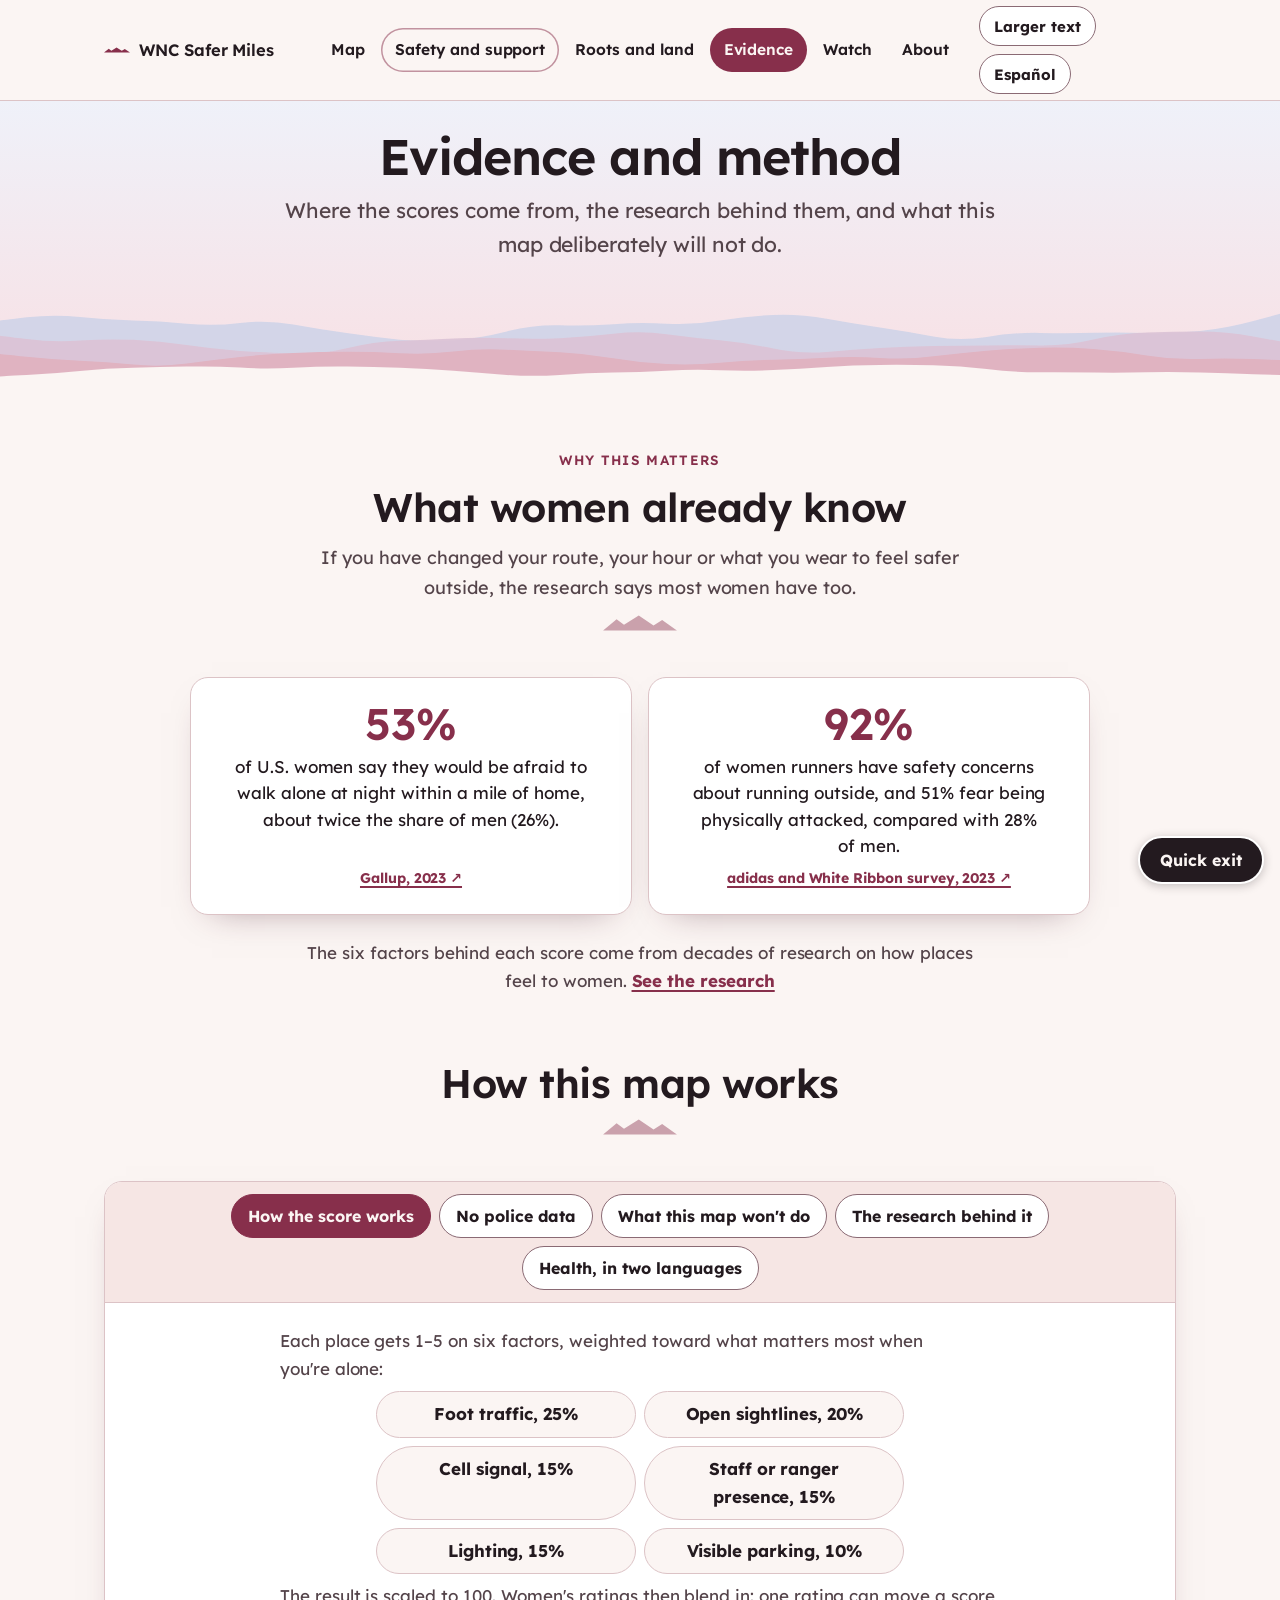
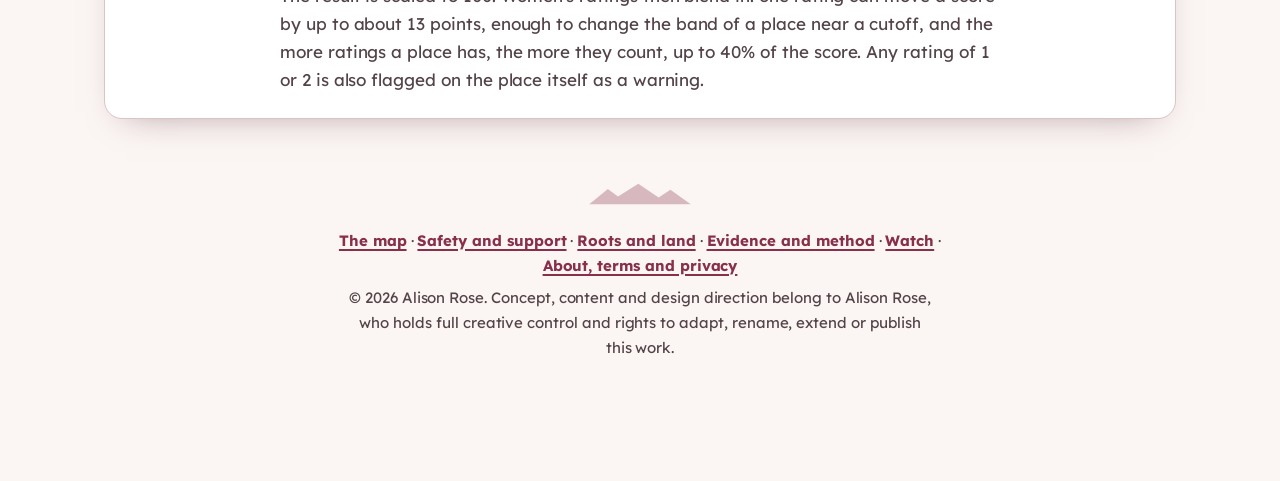
<file: evidence.html>
<!doctype html>
<html lang="en">
<head>
<meta charset="utf-8">
<meta name="viewport" content="width=device-width,initial-scale=1,viewport-fit=cover">
<style>:root{color-scheme:light dark}body{margin:0;font:17px system-ui,sans-serif;background:#fbf5f3;color:#2b2226}@media (prefers-color-scheme:dark){body{background:#191416;color:#f6edef}}img{max-width:100%}[hidden]{display:none!important}</style>
<title>Evidence and method · WNC Safer Miles</title>
<meta name="description" content="The research behind the WNC Safer Miles scores, how the six factors are weighted, and the no-police-data rule.">
<meta name="theme-color" content="#872f4b">
<link rel="icon" href="favicon.svg?v=e992d595" type="image/svg+xml">
<link rel="apple-touch-icon" href="apple-touch-icon.png?v=e992d595">
<link rel="canonical" href="https://connectalisonrose-lab.github.io/wnc-safer-miles/evidence.html">
<meta property="og:type" content="website">
<meta property="og:site_name" content="WNC Safer Miles">
<meta property="og:title" content="Evidence and method · WNC Safer Miles">
<meta property="og:description" content="The research behind the WNC Safer Miles scores, how the six factors are weighted, and the no-police-data rule.">
<meta property="og:url" content="https://connectalisonrose-lab.github.io/wnc-safer-miles/evidence.html">
<meta property="og:image" content="https://connectalisonrose-lab.github.io/wnc-safer-miles/og-image.png">
<meta property="og:image:width" content="1200">
<meta property="og:image:height" content="630">
<meta property="og:image:alt" content="WNC Safer Miles: a community map for women running or walking alone in Western North Carolina">
<meta name="twitter:card" content="summary_large_image">
<link rel="preconnect" href="https://fonts.googleapis.com">
<link rel="stylesheet" href="https://fonts.googleapis.com/css2?family=Lexend:wght@400;600;700&display=swap">
<link rel="stylesheet" href="site.css?v=e992d595">
</head>
<body>
<a class="skip" href="#content" data-i18n="skip">Skip to the content</a>
<nav class="sitenav" aria-label="WNC Safer Miles" data-i18n-aria="siteNavAria">
  <div class="sitenav-in">
    <a class="brand" data-p="./" href="./">WNC Safer Miles</a>
    <ul>
        <li><a class="navlink" data-p="./" data-en="Map" data-es="Mapa" href="./">Map</a></li>
        <li><a class="navlink nav-help" data-p="help.html" data-en="Safety and support" data-es="Seguridad y apoyo" href="help.html">Safety and support</a></li>
        <li><a class="navlink" data-p="roots.html" data-en="Roots and land" data-es="Raíces y tierra" href="roots.html">Roots and land</a></li>
        <li><a class="navlink" data-p="evidence.html" data-en="Evidence" data-es="Evidencia" href="evidence.html" aria-current="page">Evidence</a></li>
        <li><a class="navlink" data-p="watch.html" data-en="Watch" data-es="Video" href="watch.html">Watch</a></li>
        <li><a class="navlink" data-p="about.html" data-en="About" data-es="Acerca de" href="about.html">About</a></li>
    </ul>
    <button class="langbtn" id="langbtn" type="button" lang="es">Español</button>
  </div>
</nav>
<div class="wrap">
  <header class="pagehead docband">
      <h1 data-i18n="pgEvidH">Evidence and method</h1>
      <p class="lede" data-i18n="pgEvidLede">Where the scores come from, the research behind them, and what this map deliberately will not do.</p>
      <p class="draftnote" data-i18n="draftNote"></p>
    <svg class="ridges" viewBox="0 0 1440 180" preserveAspectRatio="none" aria-hidden="true" focusable="false"><path class="r1" d="M0 180 L0 57.4 Q0.0 57.4 30.0 51.3 Q60.0 45.3 90.0 50.6 Q120.0 55.9 150.0 57.0 Q180.0 58.1 210.0 63.1 Q240.0 68.0 270.0 61.8 Q300.0 55.7 330.0 64.5 Q360.0 73.4 390.0 80.8 Q420.0 88.2 450.0 93.1 Q480.0 97.9 510.0 94.2 Q540.0 90.5 570.0 77.7 Q600.0 64.9 630.0 66.2 Q660.0 67.5 690.0 64.0 Q720.0 60.5 750.0 63.2 Q780.0 65.8 810.0 57.2 Q840.0 48.7 870.0 46.8 Q900.0 44.9 930.0 53.8 Q960.0 62.8 990.0 70.4 Q1020.0 77.9 1050.0 87.1 Q1080.0 96.3 1110.0 87.9 Q1140.0 79.5 1170.0 80.4 Q1200.0 81.4 1230.0 80.3 Q1260.0 79.1 1290.0 80.6 Q1320.0 82.1 1350.0 76.9 Q1380.0 71.8 1410.0 58.2 L1440 44.6 L1440 180 Z"/><path class="r2" d="M0 180 L0 85.7 Q0.0 85.7 30.0 92.0 Q60.0 98.4 90.0 94.9 Q120.0 91.3 150.0 93.5 Q180.0 95.8 210.0 103.3 Q240.0 110.8 270.0 114.2 Q300.0 117.7 330.0 119.4 Q360.0 121.2 390.0 109.1 Q420.0 97.0 450.0 95.1 Q480.0 93.2 510.0 90.8 Q540.0 88.3 570.0 90.5 Q600.0 92.6 630.0 90.3 Q660.0 87.9 690.0 82.1 Q720.0 76.2 750.0 82.8 Q780.0 89.4 810.0 94.4 Q840.0 99.3 870.0 109.7 Q900.0 120.1 930.0 116.1 Q960.0 112.1 990.0 108.9 Q1020.0 105.8 1050.0 105.2 Q1080.0 104.6 1110.0 103.9 Q1140.0 103.1 1170.0 104.0 Q1200.0 104.8 1230.0 93.0 Q1260.0 81.2 1290.0 79.7 Q1320.0 78.1 1350.0 78.0 Q1380.0 78.0 1410.0 87.1 L1440 96.3 L1440 180 Z"/><path class="r3" d="M0 180 L0 119.8 Q0.0 119.8 30.0 125.1 Q60.0 130.4 90.0 132.5 Q120.0 134.7 150.0 139.8 Q180.0 144.9 210.0 137.9 Q240.0 131.0 270.0 125.6 Q300.0 120.2 330.0 118.0 Q360.0 115.7 390.0 115.7 Q420.0 115.6 450.0 118.4 Q480.0 121.2 510.0 115.3 Q540.0 109.5 570.0 112.0 Q600.0 114.4 630.0 116.9 Q660.0 119.5 690.0 127.9 Q720.0 136.4 750.0 138.7 Q780.0 141.1 810.0 136.4 Q840.0 131.8 870.0 130.9 Q900.0 130.0 930.0 126.9 Q960.0 123.9 990.0 127.3 Q1020.0 130.8 1050.0 124.4 Q1080.0 118.0 1110.0 113.7 Q1140.0 109.5 1170.0 108.1 Q1200.0 106.7 1230.0 110.5 Q1260.0 114.4 1290.0 122.6 Q1320.0 130.9 1350.0 129.2 Q1380.0 127.5 1410.0 129.5 L1440 131.4 L1440 180 Z"/><path class="r4" d="M0 180 L0 162.0 Q0.0 162.0 30.0 159.4 Q60.0 156.8 90.0 151.8 Q120.0 146.8 150.0 145.7 Q180.0 144.5 210.0 143.5 Q240.0 142.4 270.0 145.5 Q300.0 148.6 330.0 145.7 Q360.0 142.9 390.0 143.4 Q420.0 143.8 450.0 145.7 Q480.0 147.5 510.0 151.6 Q540.0 155.7 570.0 159.2 Q600.0 162.7 630.0 159.2 Q660.0 155.6 690.0 154.8 Q720.0 153.9 750.0 151.2 Q780.0 148.5 810.0 150.4 Q840.0 152.2 870.0 150.1 Q900.0 148.0 930.0 144.4 Q960.0 140.7 990.0 140.4 Q1020.0 140.0 1050.0 140.9 Q1080.0 141.9 1110.0 148.2 Q1140.0 154.5 1170.0 154.3 Q1200.0 154.1 1230.0 154.7 Q1260.0 155.3 1290.0 154.3 Q1320.0 153.3 1350.0 154.8 Q1380.0 156.2 1410.0 157.9 L1440 159.5 L1440 180 Z"/></svg>
  </header>
  <main id="content">
  <section class="why" id="why" aria-labelledby="whyH">
    <div class="tips-head">
      <div class="eyebrow" data-i18n="whyEyebrow">Why this matters</div>
      <h2 id="whyH" data-i18n="whyH">What women already know</h2>
      <p class="note" data-i18n="whyIntro">If you have changed your route, your hour or what you wear to feel safer outside, the research says most women have too.</p>
    </div>
    <ul class="stats">
      <li data-i18n="st1"><b>53%</b><span>of U.S. women say they would be afraid to walk alone at night within a mile of home, about twice the share of men (26%).</span><a href="https://news.gallup.com/poll/544415/personal-safety-fears-three-decade-high.aspx" target="_blank" rel="noopener">Gallup, 2023 ↗</a></li>
      <li data-i18n="st2"><b>92%</b><span>of women runners have safety concerns about running outside, and 51% fear being physically attacked, compared with 28% of men.</span><a href="https://www.foxbusiness.com/lifestyle/92-of-women-runners-say-concerned-safety-outdoor-runs-survey" target="_blank" rel="noopener">adidas and White Ribbon survey, 2023 ↗</a></li>
    </ul>
    <p class="note why-more" data-i18n="whyMore">The six factors behind each score come from decades of research on how places feel to women. <a href="#research">See the research</a></p>
  </section>

  <section class="howto" id="how" aria-labelledby="howToH">
    <div class="sec-head">
      <h2 id="howToH" data-i18n="howToH">How this map works</h2>
    </div>
    <div class="tabs" data-tabs>
      <div class="tablist" role="tablist" aria-label="How this map works" data-i18n-aria="howToH">
        <button type="button" role="tab" id="tab-hw-score" aria-controls="hw-score" aria-selected="true" tabindex="0" data-i18n="howH">How the score works</button>
        <button type="button" role="tab" id="tab-hw-police" aria-controls="hw-police" aria-selected="false" tabindex="-1" data-i18n="polH">No police data</button>
        <button type="button" role="tab" id="tab-hw-wont" aria-controls="hw-wont" aria-selected="false" tabindex="-1" data-i18n="wontH">What this map won't do</button>
        <button type="button" role="tab" id="tab-research" aria-controls="research" aria-selected="false" tabindex="-1" data-i18n="resH">The research behind it</button>
        <button type="button" role="tab" id="tab-health" aria-controls="health" aria-selected="false" tabindex="-1" data-i18n="hlH">Health, in two languages</button>
      </div>
      <div class="panels">
        <div class="tip on" id="hw-score" role="tabpanel" aria-labelledby="tab-hw-score" tabindex="0">
      <h3 data-i18n="howH">How the score works</h3>
      <div data-i18n="howBody">
        <p class="note">Each place gets 1–5 on six factors, weighted toward what matters most when you're alone:</p>
        <ul class="note">
          <li>Foot traffic, 25%</li>
          <li>Open sightlines, 20%</li>
          <li>Cell signal, 15%</li>
          <li>Staff or ranger presence, 15%</li>
          <li>Lighting, 15%</li>
          <li>Visible parking, 10%</li>
        </ul>
        <p class="note">The result is scaled to 100. Women's ratings then blend in: one rating can move a score by up to about 13 points, enough to change the band of a place near a cutoff, and the more ratings a place has, the more they count, up to 40% of the score. Any rating of 1 or 2 is also flagged on the place itself as a warning.</p>
      </div>
        </div>
        <div class="tip" id="hw-police" role="tabpanel" aria-labelledby="tab-hw-police" tabindex="0">
      <h3 data-i18n="polH">No police data</h3>
      <p class="note" data-i18n="polP">This map does not use police or crime data. Incident counts mostly show where policing happens and what gets reported, most harassment on trails is never reported, and crime maps can make a place look more dangerous, or safer, than it feels to a woman alone. The one exception is a serious violent incident at a specific place, such as an assault or an attack on a trail, confirmed by an official notice or reliable local news. After review, it may appear on that place as a dated alert with its source. Alerts never change a score, and they come down 12 months after the incident.</p>
        </div>
        <div class="tip" id="hw-wont" role="tabpanel" aria-labelledby="tab-hw-wont" tabindex="0">
      <h3 data-i18n="wontH">What this map won't do</h3>
      <p class="note" data-i18n="wontP">It rates places, never people. It won't show who runs where, when anyone goes, or live locations, so it can't be used to find a woman alone. Ratings are saved without names and the page shows only scores, counts and tags, never who rated.</p>
        </div>
        <div class="tip" id="research" role="tabpanel" aria-labelledby="tab-research" tabindex="0">
      <h3 data-i18n="resH">The research behind it</h3>
      <div data-i18n="resBody">
        <p class="note">Women's safety audits began in Toronto in 1989, created by METRAC (the Metropolitan Toronto Action Committee on Violence Against Women and Children). Women walk a place together and note what makes it feel unsafe, such as poor lighting or missing signs. UN-Habitat now shares the method as a tool for cities. <a href="https://unhabitat.org/sites/default/files/download-manager-files/1404462831wpdm_Women%27s%20Safety%20Audit.pdf" target="_blank" rel="noopener">UN-Habitat guide ↗</a></p>
        <p class="note">Bonnie Fisher and Jack Nasar found that fear runs highest where someone could hide, where you can't see far ahead and where there is no easy way out (<i>Environment and Behavior</i>, 1992). That is why open sightlines carry a fifth of every score. <a href="https://www.ojp.gov/ncjrs/virtual-library/abstracts/fear-crime-relation-three-exterior-site-features-prospect-refuge" target="_blank" rel="noopener">Study summary ↗</a></p>
        <p class="note">Harassment is common, too: 84% of women in a Runner's World survey of more than 5,000 runners said they had been harassed while running. <a href="https://www.cbc.ca/1.5289133" target="_blank" rel="noopener">Via CBC News ↗</a></p>
        <p class="note">This map turns those same questions into six factors, then asks local women to confirm or correct them. Your ratings are part of the evidence.</p>
      </div>
        </div>
        <div class="tip" id="health" role="tabpanel" aria-labelledby="tab-health" tabindex="0">
      <h3 data-i18n="hlH">Health, in two languages</h3>
      <div data-i18n="hlBody">
        <p class="note">Cherokee knowledge comes first here. <b lang="chr-Latn">Tohi</b> (ᏙᎯ, said tow-hee) is the Kituwah word for health. In <i>Sounds of Tohi</i>, Cherokee elder and linguist Thomas N. Belt and medical anthropologist Lisa J. Lefler describe health that cannot be pulled apart from land, language and community. As Belt explains gadugi, working for one another's good reaches all the way into how living things work together.</p>
        <p class="note">Western health science arrived at part of this in the biopsychosocial model (George Engel, 1977): body, mind and community shape one another. This map draws on all three.</p>
        <ul class="note">
          <li><b>Body.</b> Your body's read on a place is information, and that is what a rating records. Exercising with others and time outdoors both show measurable benefits (Yorks and colleagues, 2017; White and colleagues, 2019).</li>
          <li><b>Mind.</b> Fear narrows where women go and how fully they live in their bodies, the loss <a href="roots.html#rooted">orenda</a> names. Open sightlines and ways out ease it (Fisher and Nasar, 1992).</li>
          <li><b>Community.</b> Places are safer where people look out for one another (Sampson, Raudenbush and Earls, 1997). Each rating is that care, offered at the scale of the land.</li>
        </ul>
        <p class="note">Linking tohi and gadugi to the biopsychosocial model is this project's own reading, not Dr. Belt's or Dr. Lefler's, and it is part of the cultural review still underway.</p>
      </div>
        </div>
      </div>
    </div>
  </section>
  </main>
  <footer>
    <p data-i18n="pgFootNav"><a href="./">The map</a> · <a href="help.html">Safety and support</a> · <a href="roots.html">Roots and land</a> · <a href="evidence.html">Evidence and method</a> · <a href="watch.html">Watch</a> · <a href="about.html">About, terms and privacy</a></p>
    <p data-i18n="foot2">© 2026 Alison Rose. Concept, content and design direction belong to Alison Rose, who holds full creative control and rights to adapt, rename, extend or publish this work.</p>
  </footer>
</div>
<script src="site.js?v=e992d595"></script>
<script>
const L={es:{
 "draftNote": "Esta versión en español es un borrador hecho con IA y está en revisión por hablantes nativas. Si algo no se entiende bien, la versión en inglés es la de referencia.",
 "foot2": "© 2026 Alison Rose. El concepto, el contenido y la dirección de diseño pertenecen a Alison Rose, quien tiene pleno control creativo y los derechos para adaptar, renombrar, ampliar o publicar esta obra.",
 "hlBody": "<p class=\"note\">Aquí el conocimiento cherokee va primero. <b lang=\"chr-Latn\">Tohi</b> (ᏙᎯ, se dice tou-ji) es la palabra kituwah para la salud. En <i>Sounds of Tohi</i>, Thomas N. Belt, anciano y lingüista cherokee, y la antropóloga médica Lisa J. Lefler describen una salud que no se puede separar de la tierra, la lengua y la comunidad. Tal como Belt explica el gadugi, trabajar por el bien de los demás llega hasta la forma en que los seres vivos funcionan juntos.</p>\n        <p class=\"note\">La ciencia de la salud occidental llegó a una parte de esto con el modelo biopsicosocial (George Engel, 1977): el cuerpo, la mente y la comunidad se moldean entre sí. Este mapa se apoya en los tres.</p>\n        <ul class=\"note\">\n          <li><b>Cuerpo.</b> Lo que su cuerpo percibe de un lugar es información, y eso es lo que registra una calificación. Hacer ejercicio con otras personas y pasar tiempo al aire libre tienen beneficios medibles (Yorks y colegas, 2017; White y colegas, 2019).</li>\n          <li><b>Mente.</b> El miedo limita adónde van las mujeres y qué tan plenamente viven en su cuerpo, la pérdida que nombra el <a href=\"roots.html#rooted\">orenda</a>. La buena visibilidad y las salidas fáciles lo alivian (Fisher y Nasar, 1992).</li>\n          <li><b>Comunidad.</b> Los lugares son más seguros donde la gente se cuida entre sí (Sampson, Raudenbush y Earls, 1997). Cada calificación es ese cuidado, a la escala de la tierra.</li>\n        </ul>\n        <p class=\"note\">Relacionar tohi y gadugi con el modelo biopsicosocial es una lectura propia de este proyecto, no del Dr. Belt ni de la Dra. Lefler, y forma parte de la revisión cultural que sigue en curso.</p>",
 "hlH": "La salud, en dos lenguas",
 "howBody": "<p class=\"note\">Cada lugar recibe de 1 a 5 en seis factores, con más peso en lo que más importa cuando se está sola:</p><ul class=\"note\"><li>Gente alrededor, 25%</li><li>Buena visibilidad, 20%</li><li>Señal de celular, 15%</li><li>Personal o guardabosques, 15%</li><li>Iluminación, 15%</li><li>Estacionamiento visible, 10%</li></ul><p class=\"note\">El resultado se lleva a una escala de 100. Luego se suman las calificaciones de las mujeres: una sola calificación puede mover el puntaje hasta unos 13 puntos, lo suficiente para cambiar la categoría de un lugar cerca de un límite, y cuantas más tenga un lugar, más cuentan, hasta el 40% del puntaje. Cualquier calificación de 1 o 2 también aparece en el lugar como advertencia.</p>",
 "howH": "Cómo funciona el puntaje",
 "howToH": "Cómo funciona este mapa",
 "pgEvidH": "Evidencia y método",
 "pgEvidLede": "De dónde vienen los puntajes, en qué investigación se apoyan y qué decidimos no hacer.",
 "pgFootNav": "<a href=\"./?lang=es\">El mapa</a> · <a href=\"help.html?lang=es\">Seguridad y apoyo</a> · <a href=\"roots.html?lang=es\">Raíces y tierra</a> · <a href=\"evidence.html?lang=es\">Evidencia y método</a> · <a href=\"watch.html?lang=es\">Video</a> · <a href=\"about.html?lang=es\">Acerca de, términos y privacidad</a>",
 "polH": "Sin datos policiales",
 "polP": "Este mapa no usa datos policiales ni de delitos. Los conteos de incidentes muestran sobre todo dónde patrulla la policía y qué se denuncia, la mayor parte del acoso en los senderos nunca se denuncia, y los mapas de delitos pueden hacer que un lugar parezca más peligroso, o más seguro, de lo que se siente para una mujer sola. La única excepción es un incidente violento grave en un lugar específico, como una agresión o un ataque en un sendero, confirmado por un aviso oficial o por noticias locales confiables. Después de revisarlo, puede aparecer en ese lugar como una alerta con fecha y fuente. Las alertas nunca cambian el puntaje y se retiran 12 meses después del incidente.",
 "resBody": "<p class=\"note\">Las auditorías de seguridad de las mujeres comenzaron en Toronto en 1989, creadas por METRAC (el Comité de Acción de Toronto contra la Violencia hacia Mujeres y Niños). Las mujeres recorren un lugar juntas y anotan lo que lo hace sentir inseguro, como poca iluminación o falta de letreros. ONU-Hábitat comparte hoy el método como herramienta para las ciudades. <a href=\"https://unhabitat.org/sites/default/files/download-manager-files/1404462831wpdm_Women%27s%20Safety%20Audit.pdf\" target=\"_blank\" rel=\"noopener\">Guía de ONU-Hábitat ↗</a></p><p class=\"note\">Bonnie Fisher y Jack Nasar encontraron que el miedo es mayor donde alguien podría esconderse, donde no se ve lejos y donde no hay una salida fácil (<i>Environment and Behavior</i>, 1992). Por eso la visibilidad abierta vale una quinta parte de cada puntaje. <a href=\"https://www.ojp.gov/ncjrs/virtual-library/abstracts/fear-crime-relation-three-exterior-site-features-prospect-refuge\" target=\"_blank\" rel=\"noopener\">Resumen del estudio ↗</a></p><p class=\"note\">El acoso también es común: el 84% de las mujeres en una encuesta de Runner's World a más de 5,000 corredores dijo haber sufrido acoso mientras corría. <a href=\"https://www.cbc.ca/1.5289133\" target=\"_blank\" rel=\"noopener\">Vía CBC News ↗</a></p><p class=\"note\">Este mapa convierte esas mismas preguntas en seis factores y luego pide a las mujeres de la zona que los confirmen o corrijan. Sus calificaciones son parte de la evidencia.</p>",
 "resH": "La investigación detrás",
 "siteNavAria": "WNC Safer Miles",
 "skip": "Ir al mapa",
 "st1": "<b>53%</b><span>de las mujeres en EE. UU. dice que tendría miedo de caminar sola de noche a menos de una milla de su casa, cerca del doble que los hombres (26%).</span><a href=\"https://news.gallup.com/poll/544415/personal-safety-fears-three-decade-high.aspx\" target=\"_blank\" rel=\"noopener\">Gallup, 2023 ↗</a>",
 "st2": "<b>92%</b><span>de las mujeres que corren tiene preocupaciones de seguridad al correr al aire libre, y el 51% teme ser atacada físicamente, frente al 28% de los hombres.</span><a href=\"https://www.foxbusiness.com/lifestyle/92-of-women-runners-say-concerned-safety-outdoor-runs-survey\" target=\"_blank\" rel=\"noopener\">Encuesta de adidas y White Ribbon, 2023 ↗</a>",
 "whyEyebrow": "Por qué importa",
 "whyH": "Lo que las mujeres ya saben",
 "whyIntro": "Si alguna vez ha cambiado su ruta, su horario o su ropa para sentirse más segura afuera, la investigación muestra que la mayoría de las mujeres también lo ha hecho.",
 "whyMore": "Los seis factores detrás de cada puntaje vienen de décadas de investigación sobre cómo perciben las mujeres los lugares. <a href=\"#research\">Vea la investigación</a>",
 "wontH": "Lo que este mapa no hace",
 "wontP": "Califica lugares, nunca personas. No muestra quién corre dónde, cuándo va alguien ni ubicaciones en tiempo real, así que no se puede usar para encontrar a una mujer sola. Las calificaciones se guardan sin nombres y la página solo muestra puntajes, cantidades y etiquetas, nunca quién calificó."
}};
let lang=SM.readLang();
document.querySelectorAll("[data-i18n]").forEach(el=>{el.dataset.en=el.innerHTML;});
document.querySelectorAll("[data-i18n-aria]").forEach(el=>{el.dataset.enAria=el.getAttribute("aria-label");});
function applyStatic(){
  document.documentElement.lang=lang;
  document.querySelectorAll("[data-i18n]").forEach(el=>{const k=el.dataset.i18n;el.innerHTML=lang==="en"?el.dataset.en:(L.es[k]??el.dataset.en);});
  document.querySelectorAll("[data-i18n-aria]").forEach(el=>{const k=el.dataset.i18nAria;el.setAttribute("aria-label",lang==="en"?el.dataset.enAria:(L.es[k]??el.dataset.enAria));});
  document.querySelectorAll("[data-l]").forEach(el=>{el.hidden=el.dataset.l!==lang;});
  document.title=lang==="en"?"Evidence and method \u00b7 WNC Safer Miles":"Evidencia y m\u00e9todo \u00b7 WNC Safer Miles";
  SM.paintNav(lang);
}
document.getElementById("langbtn").addEventListener("click",()=>{
  lang=lang==="en"?"es":"en";try{localStorage.setItem("sm-lang",lang);}catch(e){}applyStatic();
});
applyStatic();
SM.openHash();
</script>
</body>
</html>
</file>
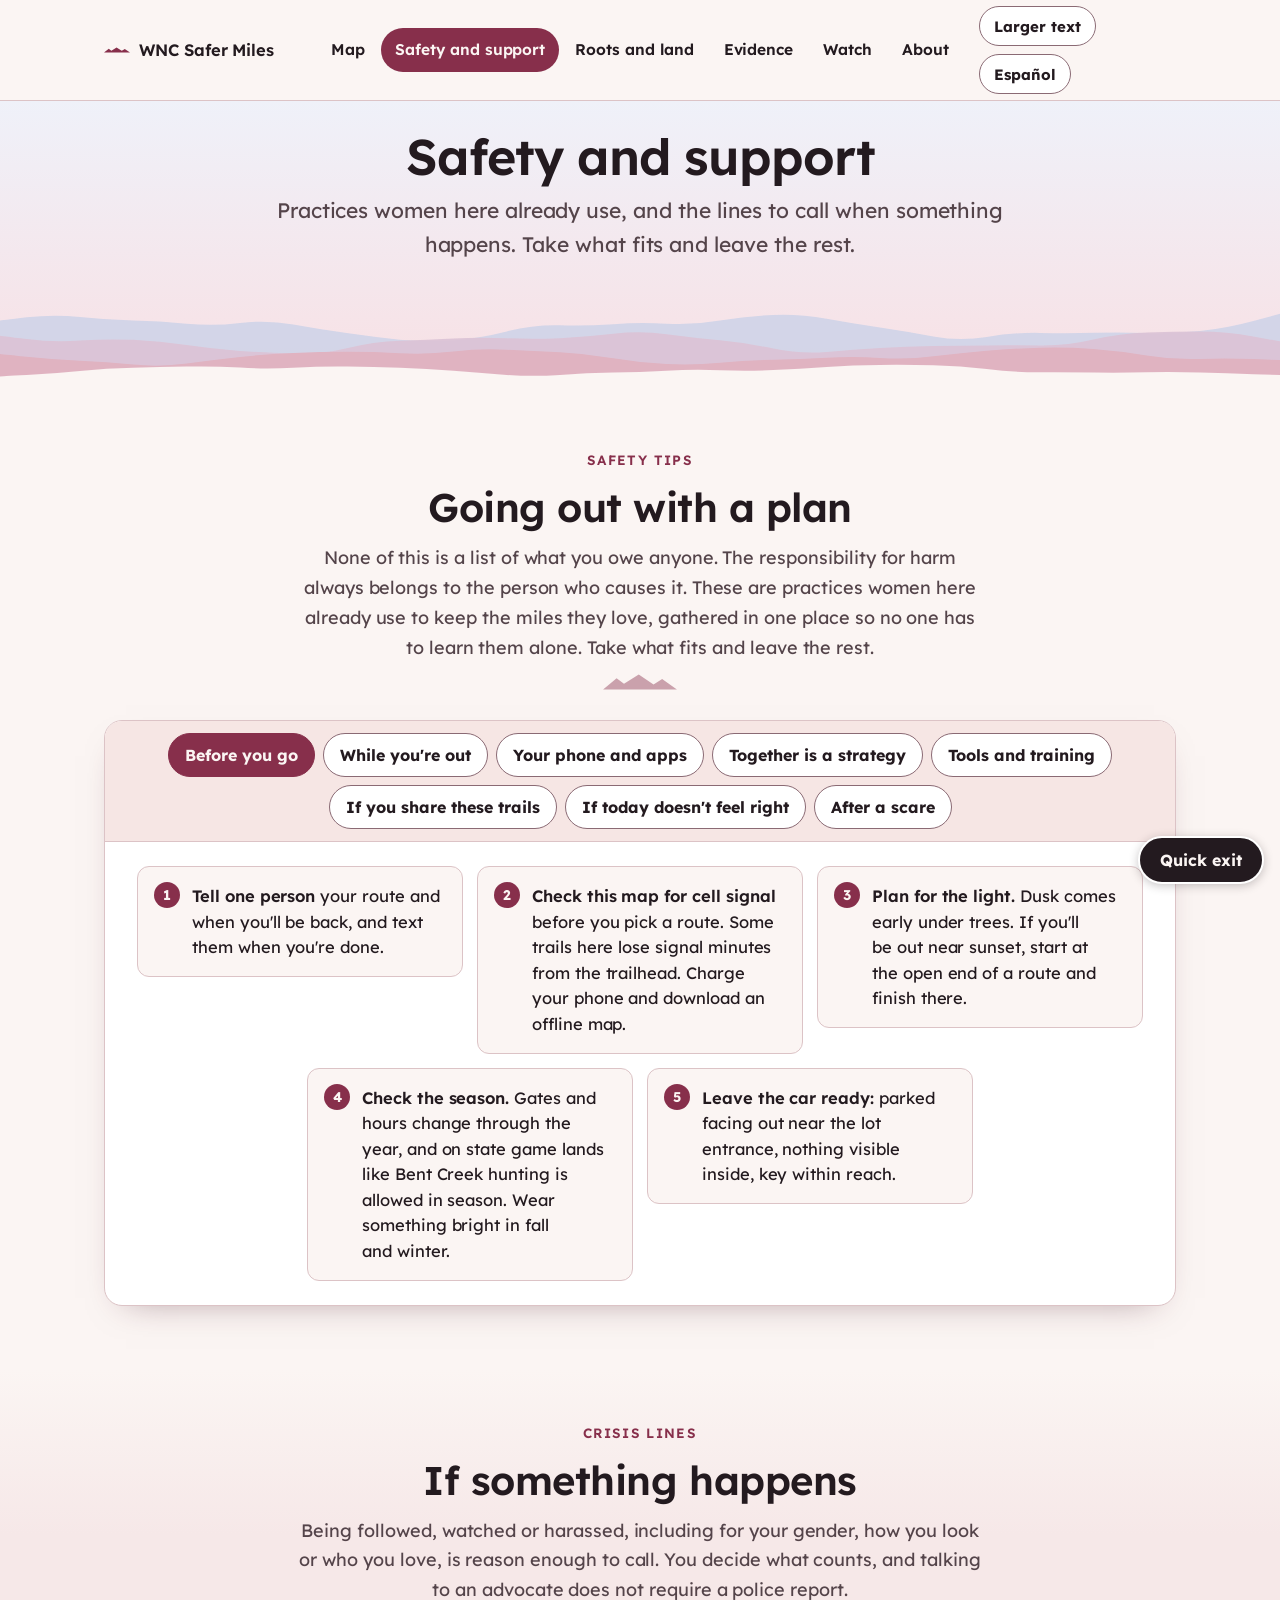
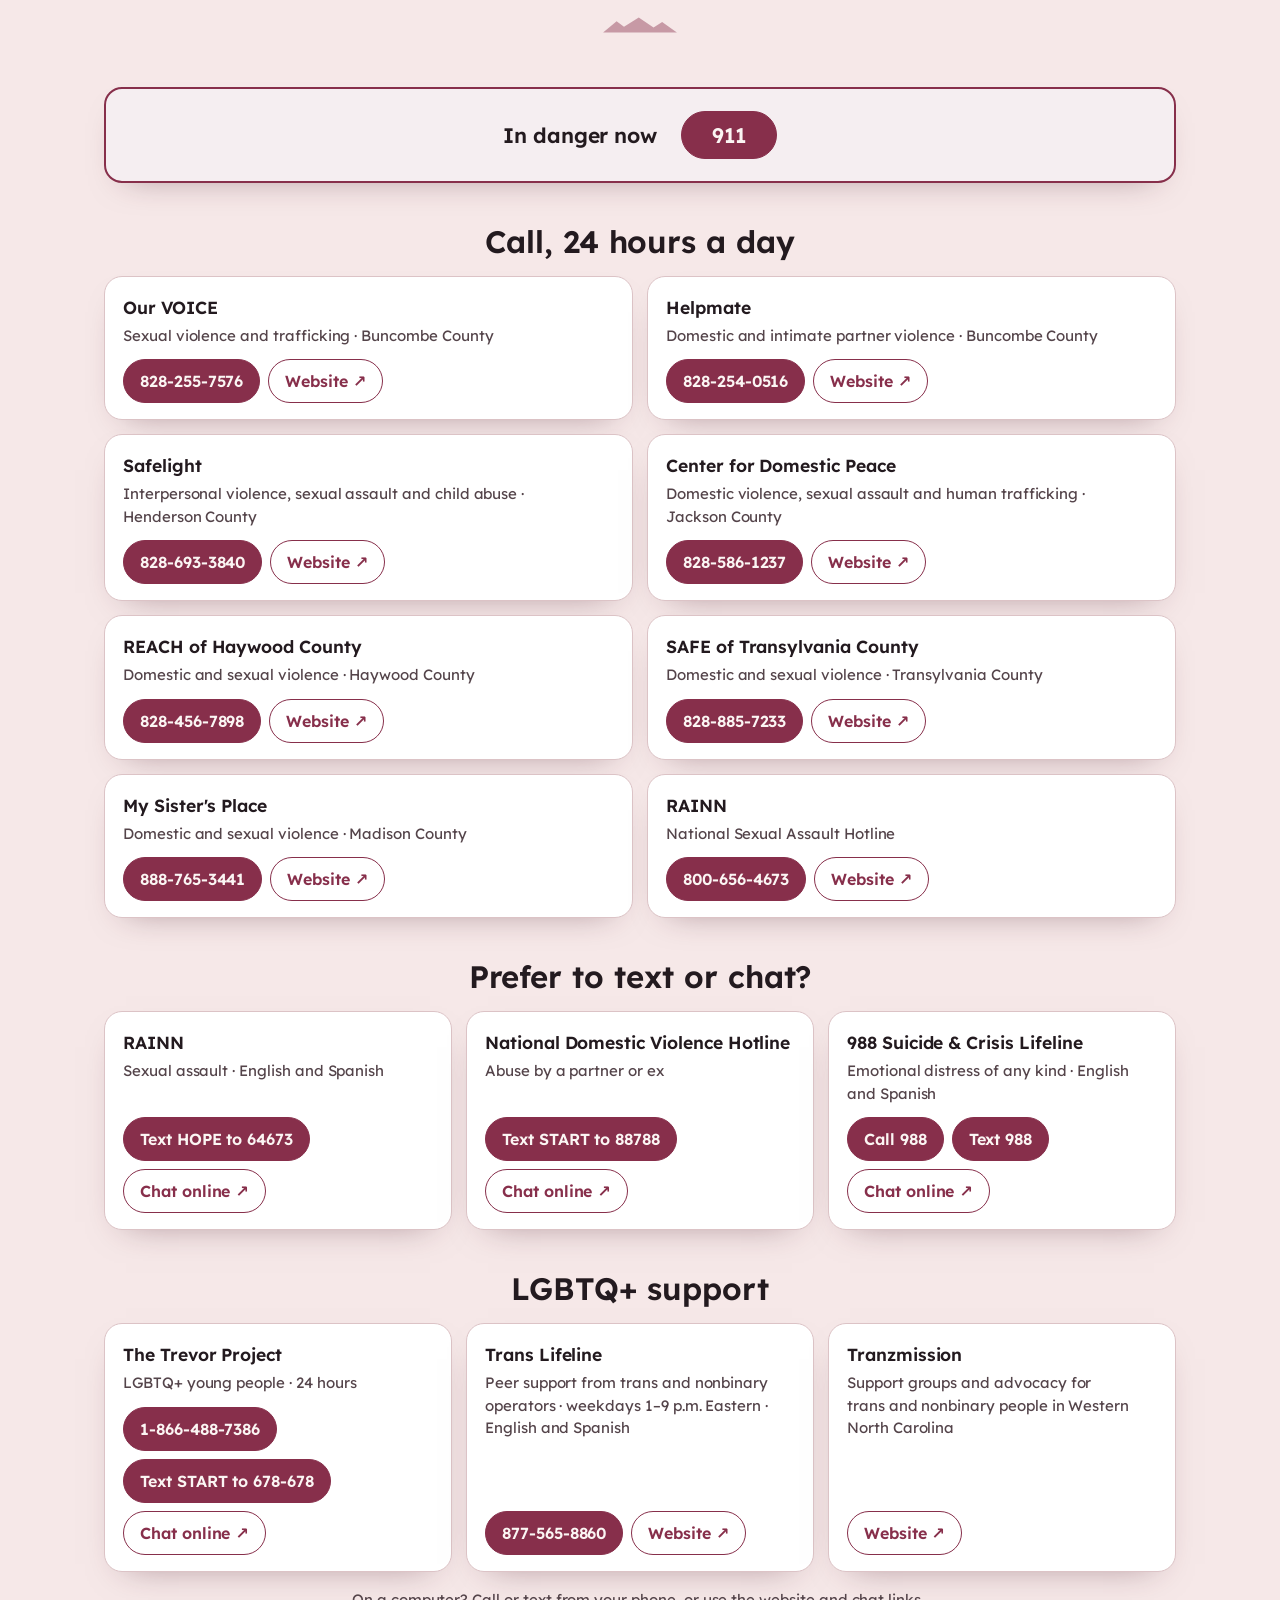
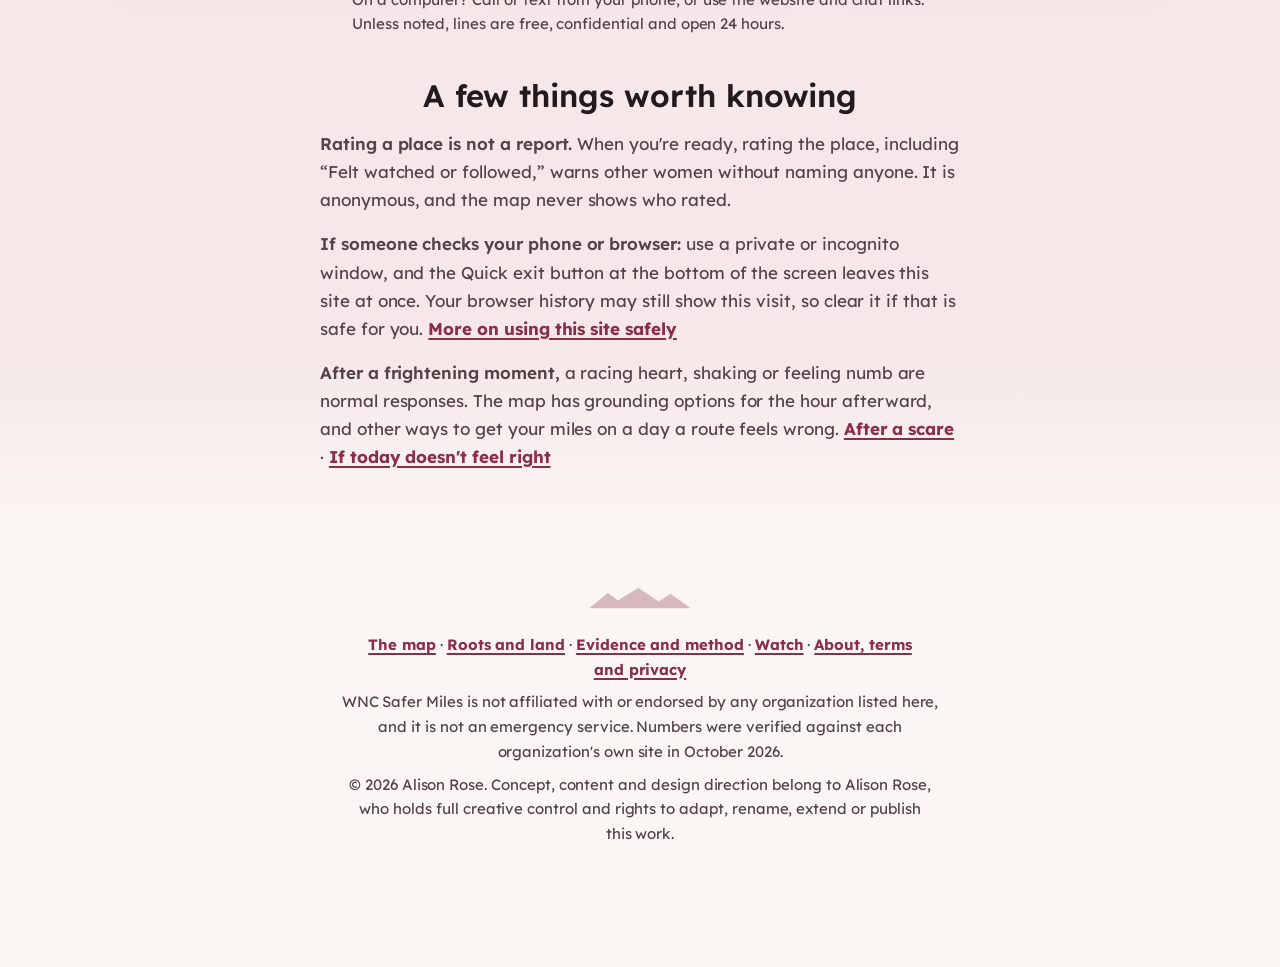
<file: help.html>
<!doctype html>
<html lang="en">
<head>
<meta charset="utf-8">
<meta name="viewport" content="width=device-width,initial-scale=1,viewport-fit=cover">
<style>:root{color-scheme:light dark}body{margin:0;font:17px system-ui,sans-serif;background:#fbf5f3;color:#2b2226}@media (prefers-color-scheme:dark){body{background:#191416;color:#f6edef}}img{max-width:100%}[hidden]{display:none!important}</style>
<title>Safety and support · WNC Safer Miles</title>
<meta name="description" content="Safety practices women in Western North Carolina already use, plus crisis lines, text and chat support and LGBTQ+ resources.">
<meta name="theme-color" content="#872f4b">
<link rel="icon" href="favicon.svg?v=e992d595" type="image/svg+xml">
<link rel="apple-touch-icon" href="apple-touch-icon.png?v=e992d595">
<link rel="canonical" href="https://connectalisonrose-lab.github.io/wnc-safer-miles/help.html">
<meta property="og:type" content="website">
<meta property="og:site_name" content="WNC Safer Miles">
<meta property="og:title" content="Safety and support · WNC Safer Miles">
<meta property="og:description" content="Safety practices women in Western North Carolina already use, plus crisis lines, text and chat support and LGBTQ+ resources.">
<meta property="og:url" content="https://connectalisonrose-lab.github.io/wnc-safer-miles/help.html">
<meta property="og:image" content="https://connectalisonrose-lab.github.io/wnc-safer-miles/og-image.png">
<meta property="og:image:width" content="1200">
<meta property="og:image:height" content="630">
<meta property="og:image:alt" content="WNC Safer Miles: a community map for women running or walking alone in Western North Carolina">
<meta name="twitter:card" content="summary_large_image">
<link rel="preconnect" href="https://fonts.googleapis.com">
<link rel="stylesheet" href="https://fonts.googleapis.com/css2?family=Lexend:wght@400;600;700&display=swap">
<link rel="stylesheet" href="site.css?v=e992d595">
</head>
<body>
<a class="skip" href="#content" data-i18n="skip">Skip to the content</a>
<nav class="sitenav" aria-label="WNC Safer Miles">
  <div class="sitenav-in">
    <a class="brand" data-p="./" href="./">WNC Safer Miles</a>
    <ul>
        <li><a class="navlink" data-p="./" data-en="Map" data-es="Mapa" href="./">Map</a></li>
        <li><a class="navlink nav-help" data-p="help.html" data-en="Safety and support" data-es="Seguridad y apoyo" href="help.html" aria-current="page">Safety and support</a></li>
        <li><a class="navlink" data-p="roots.html" data-en="Roots and land" data-es="Raíces y tierra" href="roots.html">Roots and land</a></li>
        <li><a class="navlink" data-p="evidence.html" data-en="Evidence" data-es="Evidencia" href="evidence.html">Evidence</a></li>
        <li><a class="navlink" data-p="watch.html" data-en="Watch" data-es="Video" href="watch.html">Watch</a></li>
        <li><a class="navlink" data-p="about.html" data-en="About" data-es="Acerca de" href="about.html">About</a></li>
    </ul>
    <button class="langbtn" id="langbtn" type="button" lang="es">Español</button>
  </div>
</nav>
<div class="wrap">
  <header class="pagehead docband">
      <h1 data-i18n="pgHelpH">Safety and support</h1>
      <p class="lede" data-i18n="pgHelpLede">Practices women here already use, and the lines to call when something happens. Take what fits and leave the rest.</p>
      <p class="draftnote" data-i18n="draftNote"></p>
    <svg class="ridges" viewBox="0 0 1440 180" preserveAspectRatio="none" aria-hidden="true" focusable="false"><path class="r1" d="M0 180 L0 57.4 Q0.0 57.4 30.0 51.3 Q60.0 45.3 90.0 50.6 Q120.0 55.9 150.0 57.0 Q180.0 58.1 210.0 63.1 Q240.0 68.0 270.0 61.8 Q300.0 55.7 330.0 64.5 Q360.0 73.4 390.0 80.8 Q420.0 88.2 450.0 93.1 Q480.0 97.9 510.0 94.2 Q540.0 90.5 570.0 77.7 Q600.0 64.9 630.0 66.2 Q660.0 67.5 690.0 64.0 Q720.0 60.5 750.0 63.2 Q780.0 65.8 810.0 57.2 Q840.0 48.7 870.0 46.8 Q900.0 44.9 930.0 53.8 Q960.0 62.8 990.0 70.4 Q1020.0 77.9 1050.0 87.1 Q1080.0 96.3 1110.0 87.9 Q1140.0 79.5 1170.0 80.4 Q1200.0 81.4 1230.0 80.3 Q1260.0 79.1 1290.0 80.6 Q1320.0 82.1 1350.0 76.9 Q1380.0 71.8 1410.0 58.2 L1440 44.6 L1440 180 Z"/><path class="r2" d="M0 180 L0 85.7 Q0.0 85.7 30.0 92.0 Q60.0 98.4 90.0 94.9 Q120.0 91.3 150.0 93.5 Q180.0 95.8 210.0 103.3 Q240.0 110.8 270.0 114.2 Q300.0 117.7 330.0 119.4 Q360.0 121.2 390.0 109.1 Q420.0 97.0 450.0 95.1 Q480.0 93.2 510.0 90.8 Q540.0 88.3 570.0 90.5 Q600.0 92.6 630.0 90.3 Q660.0 87.9 690.0 82.1 Q720.0 76.2 750.0 82.8 Q780.0 89.4 810.0 94.4 Q840.0 99.3 870.0 109.7 Q900.0 120.1 930.0 116.1 Q960.0 112.1 990.0 108.9 Q1020.0 105.8 1050.0 105.2 Q1080.0 104.6 1110.0 103.9 Q1140.0 103.1 1170.0 104.0 Q1200.0 104.8 1230.0 93.0 Q1260.0 81.2 1290.0 79.7 Q1320.0 78.1 1350.0 78.0 Q1380.0 78.0 1410.0 87.1 L1440 96.3 L1440 180 Z"/><path class="r3" d="M0 180 L0 119.8 Q0.0 119.8 30.0 125.1 Q60.0 130.4 90.0 132.5 Q120.0 134.7 150.0 139.8 Q180.0 144.9 210.0 137.9 Q240.0 131.0 270.0 125.6 Q300.0 120.2 330.0 118.0 Q360.0 115.7 390.0 115.7 Q420.0 115.6 450.0 118.4 Q480.0 121.2 510.0 115.3 Q540.0 109.5 570.0 112.0 Q600.0 114.4 630.0 116.9 Q660.0 119.5 690.0 127.9 Q720.0 136.4 750.0 138.7 Q780.0 141.1 810.0 136.4 Q840.0 131.8 870.0 130.9 Q900.0 130.0 930.0 126.9 Q960.0 123.9 990.0 127.3 Q1020.0 130.8 1050.0 124.4 Q1080.0 118.0 1110.0 113.7 Q1140.0 109.5 1170.0 108.1 Q1200.0 106.7 1230.0 110.5 Q1260.0 114.4 1290.0 122.6 Q1320.0 130.9 1350.0 129.2 Q1380.0 127.5 1410.0 129.5 L1440 131.4 L1440 180 Z"/><path class="r4" d="M0 180 L0 162.0 Q0.0 162.0 30.0 159.4 Q60.0 156.8 90.0 151.8 Q120.0 146.8 150.0 145.7 Q180.0 144.5 210.0 143.5 Q240.0 142.4 270.0 145.5 Q300.0 148.6 330.0 145.7 Q360.0 142.9 390.0 143.4 Q420.0 143.8 450.0 145.7 Q480.0 147.5 510.0 151.6 Q540.0 155.7 570.0 159.2 Q600.0 162.7 630.0 159.2 Q660.0 155.6 690.0 154.8 Q720.0 153.9 750.0 151.2 Q780.0 148.5 810.0 150.4 Q840.0 152.2 870.0 150.1 Q900.0 148.0 930.0 144.4 Q960.0 140.7 990.0 140.4 Q1020.0 140.0 1050.0 140.9 Q1080.0 141.9 1110.0 148.2 Q1140.0 154.5 1170.0 154.3 Q1200.0 154.1 1230.0 154.7 Q1260.0 155.3 1290.0 154.3 Q1320.0 153.3 1350.0 154.8 Q1380.0 156.2 1410.0 157.9 L1440 159.5 L1440 180 Z"/></svg>
  </header>
  <main id="content">
  <section class="tips" id="safety">
    <div class="tips-head">
      <div class="eyebrow" data-i18n="tipsEyebrow">Safety tips</div>
      <h2 data-i18n="tipsH">Going out with a plan</h2>
      <p class="note" data-i18n="tipsIntro">None of this is a list of what you owe anyone. The responsibility for harm always belongs to the person who causes it. These are practices women here already use to keep the miles they love, gathered in one place so no one has to learn them alone. Take what fits and leave the rest.</p>
    </div>
    <div class="tabs" data-tabs>
      <div class="tablist" role="tablist" aria-label="Safety tips" data-i18n-aria="tipsTabs">
        <button type="button" role="tab" id="tab-tp-before" aria-controls="tp-before" aria-selected="true" tabindex="0" data-i18n="t1H">Before you go</button>
        <button type="button" role="tab" id="tab-tp-while" aria-controls="tp-while" aria-selected="false" tabindex="-1" data-i18n="t2H">While you're out</button>
        <button type="button" role="tab" id="tab-tp-phone" aria-controls="tp-phone" aria-selected="false" tabindex="-1" data-i18n="t3H">Your phone and apps</button>
        <button type="button" role="tab" id="tab-tp-together" aria-controls="tp-together" aria-selected="false" tabindex="-1" data-i18n="t4H">Together is a strategy</button>
        <button type="button" role="tab" id="tab-tp-tools" aria-controls="tp-tools" aria-selected="false" tabindex="-1" data-i18n="t9H">Tools and training</button>
        <button type="button" role="tab" id="tab-tp-share" aria-controls="tp-share" aria-selected="false" tabindex="-1" data-i18n="t5H">If you share these trails</button>
        <button type="button" role="tab" id="tab-today" aria-controls="today" aria-selected="false" tabindex="-1" data-i18n="t7H">If today doesn't feel right</button>
        <button type="button" role="tab" id="tab-after" aria-controls="after" aria-selected="false" tabindex="-1" data-i18n="t8H">After a scare</button>
      </div>
      <div class="panels">
        <div class="tip on" id="tp-before" role="tabpanel" aria-labelledby="tab-tp-before" tabindex="0">
          <h3 data-i18n="t1H">Before you go</h3>
          <ul data-i18n="t1L">
            <li><b>Tell one person</b> your route and when you'll be back, and text them when you're done.</li>
            <li><b>Check this map for cell signal</b> before you pick a route. Some trails here lose signal minutes from the trailhead. Charge your phone and download an offline map.</li>
            <li><b>Plan for the light.</b> Dusk comes early under trees. If you'll be out near sunset, start at the open end of a route and finish there.</li>
            <li><b>Check the season.</b> Gates and hours change through the year, and on state game lands like Bent Creek hunting is allowed in season. Wear something bright in fall and winter.</li>
            <li><b>Leave the car ready:</b> parked facing out near the lot entrance, nothing visible inside, key within reach.</li>
          </ul>
        </div>
        <div class="tip" id="tp-while" role="tabpanel" aria-labelledby="tab-tp-while" tabindex="0">
          <h3 data-i18n="t2H">While you're out</h3>
          <ul data-i18n="t2L">
            <li><b>Keep one ear free</b>, or skip music on quiet stretches. Hearing is how you get the extra seconds.</li>
            <li><b>Trust the feeling.</b> If a person, a car or a stretch of trail makes you uneasy, turn around, leave or cut the run short. You never need a reason that would satisfy someone else.</li>
            <li><b>Stay alert at the edges.</b> The parking lot and the first and last quarter mile are where most unwanted encounters start.</li>
            <li><b>If someone follows you,</b> go toward people: a dog park, a field, a staffed building, another runner. Say out loud what is happening.</li>
            <li><b>Vary your routes and times</b> so your pattern is harder to predict.</li>
          </ul>
        </div>
        <div class="tip" id="tp-phone" role="tabpanel" aria-labelledby="tab-tp-phone" tabindex="0">
          <h3 data-i18n="t3H">Your phone and apps</h3>
          <ul data-i18n="t3L">
            <li><b>Set up emergency SOS today.</b> Most phones call 911 and alert your contacts with a few presses of the side button. Practice once so you know it.</li>
            <li><b>Share live location</b> with one trusted person for the length of your run, then turn it off.</li>
            <li><b>Lock down fitness apps.</b> Make activities private or followers-only, hide the start and end near home, and opt out of public heatmaps. Researchers at NC State showed public heatmaps can still reveal where frequent runners live.</li>
          </ul>
        </div>
        <div class="tip" id="tp-together" role="tabpanel" aria-labelledby="tab-tp-together" tabindex="0">
          <h3 data-i18n="t4H">Together is a strategy</h3>
          <ul data-i18n="t4L">
            <li><b>Run with someone</b> when you can. A partner changes which routes are open to you. Local running stores can point you to women's group runs.</li>
            <li><b>Nod to other women</b> on the trail. Being seen, and seeing, is part of what makes a place safe.</li>
            <li><b>Rate the places you use.</b> Your rating turns this map from estimates into something the next woman can trust.</li>
          </ul>
        </div>
        <div class="tip" id="tp-tools" role="tabpanel" aria-labelledby="tab-tp-tools" tabindex="0">
          <h3 data-i18n="t9H">Tools and training</h3>
          <p class="note" data-i18n="t9P">Carrying nothing is a legitimate choice, and none of this is something you owe anyone. If you do carry something, two things matter more than which thing: that you can reach it in about a second while running, and that you have used it before the day you need it. The North Carolina rules below are in plain terms, as general information rather than legal advice, and they do change.</p>
          <ul data-i18n="t9L">
            <li><b>A personal alarm is the easiest thing to carry.</b> Around 120 decibels on a wrist or shoulder strap. Nothing to aim, nothing to learn, it works with cold or shaking hands, and there is nowhere you cannot take one. What it buys you is attention, and the loss of quiet for someone who wanted quiet. On an empty trail with nobody in earshot, it is worth less.</li>
            <li><b>Pepper spray, if you will practice with it.</b> In North Carolina an adult with no felony conviction may carry it for self-defense in a container holding no more than 150 cc. Choose a gel or stream rather than a fog, which carries back to you in wind and at speed, and a hand strap or a clip you can reach without breaking stride. Buy a second canister and actually fire it once. Check the date; they lose pressure sitting in a car. <small><a href="https://ncleg.gov/EnactedLegislation/Statutes/HTML/BySection/Chapter_14/GS_14-401.6.html" target="_blank" rel="noopener">N.C.G.S. 14-401.6 ↗</a></small></li>
            <li><b>Your phone is already one of these tools.</b> Set up emergency SOS and learn the button pattern by feel, so you are not looking at a screen. Live location shared with one person for the length of a run does the same work as a check-in text, without you having to send it.</li>
            <li><b>Knives and stun guns: read the law before you buy.</b> North Carolina allows an ordinary pocket knife carried closed. Carrying a dirk, dagger, bowie knife, metallic knuckles or a stun gun concealed is a crime unless an exception applies to you. Both also require the other person to be within arm's reach, and anything in your hand is something that can be taken out of it. <small><a href="https://library.ncleg.gov/EnactedLegislation/Statutes/HTML/BySection/Chapter_14/GS_14-269.html" target="_blank" rel="noopener">N.C.G.S. 14-269 ↗</a></small></li>
            <li><b>Firearms: the rules are unsettled.</b> As of August 2026 North Carolina still requires a concealed handgun permit; a bill to end that was vetoed in 2025 and the override has not happened. Carrying while running is a skill of its own, from a retention holster that does not bounce to the discipline never to draw in order to threaten. <small><a href="https://www.wral.com/news/nccapitol/concealed-gun-constitutional-carry-firearm-law-rules-nc-veto-august-2026/" target="_blank" rel="noopener">Where the law stands, WRAL ↗</a></small></li>
            <li><b>And where you may carry depends on the land.</b> A city or county may post specific recreational facilities, though greenways and walking paths are excluded by statute. Campuses, federal buildings, the Parkway, national forest and state forests each set their own rules, and this map covers all of them. Check the agency that runs the place rather than a general guide.</li>
            <li><b>Training does more than any tool.</b> In a randomized trial of a twelve-hour resistance program for university women, the share who experienced a completed rape over the following year fell from 9.8% to 5.2%. The classes teach noticing, boundary-setting and escape, not only strikes. Our VOICE and Helpmate can tell you who is teaching near you. <small><a href="https://ojp.gov/ncjrs/virtual-library/abstracts/efficacy-sexual-assault-resistance-program-university-women" target="_blank" rel="noopener">Senn and colleagues, <i>New England Journal of Medicine</i>, 2015 ↗</a></small></li>
            <li><b>What you practice is what you will do.</b> Whatever you carry, rehearse getting it into your hand a few times a week, at the pace you actually run. Something you cannot reach in a second is cargo, not protection.</li>
          </ul>
        </div>
        <div class="tip" id="tp-share" role="tabpanel" aria-labelledby="tab-tp-share" tabindex="0">
          <h3 data-i18n="t5H">If you share these trails</h3>
          <p class="note" data-i18n="t5P">Most people on these paths mean no harm. A few habits make that obvious to a woman who can't yet tell.</p>
          <ul data-i18n="t5L">
            <li>Call out before you pass, and pass wide.</li>
            <li>Don't match pace behind someone. Pass, or fall back.</li>
            <li>Don't stop her to talk. Headphones in and eyes forward is an answer.</li>
            <li>If you see someone being followed or bothered, walk alongside, ask if she's okay, and stay until she says she is.</li>
          </ul>
        </div>
        <div class="tip" id="today" role="tabpanel" aria-labelledby="tab-today" tabindex="0">
          <h3 data-i18n="t7H">If today doesn't feel right</h3>
          <p class="note" data-i18n="t7P">Not going is a choice, not a failure. If a place or a day doesn't feel safe, that feeling is information worth trusting. Some other ways to get your miles:</p>
          <ul data-i18n="t7L">
            <li><b>Pick a busier, staffed place</b> for today. Filter the map to Strong, or choose somewhere with staff during open hours.</li>
            <li><b>Go with someone.</b> Local running stores and clubs host group runs, and a friend or a dog changes which routes feel open.</li>
            <li><b>Move indoors.</b> A YMCA, YWCA, gym or community recreation center gives you a track or treadmill with people and staff around.</li>
            <li><b>Stay close to home.</b> A shorter daylight loop in your own neighborhood, or a route you know well, still counts.</li>
            <li><b>Move at home.</b> Stairs, a walking or yoga video, or stretching on the floor keeps the habit without the trip.</li>
            <li><b>Rest.</b> A day off is part of training, and so is listening to your body.</li>
          </ul>
        </div>
        <div class="tip" id="after" role="tabpanel" aria-labelledby="tab-after" tabindex="0">
          <h3 data-i18n="t8H">After a scare</h3>
          <p class="note" data-i18n="t8P">A frightening moment can stay in the body after it's over. A racing heart, shaking or feeling numb are normal responses. These are options for the hour afterward; use what helps.</p>
          <ul data-i18n="t8L">
            <li><b>Get somewhere safer first:</b> a lit lot, a staffed building, other people, or your locked car.</li>
            <li><b>Slow the exhale.</b> Breathe out longer than you breathe in, a few times. A longer exhale helps your body settle.</li>
            <li><b>Come back to right now.</b> Name five things you can see and three you can hear, and press your feet into the ground.</li>
            <li><b>Hold something.</b> Keys, a smooth stone or anything with texture in your hand gives your body something steady to focus on.</li>
            <li><b>Reach out.</b> Text someone you trust, or call or text an advocate: <a href="help.html">crisis lines and support</a>. You don't have to explain it well.</li>
            <li><b>Later, if and when you want:</b> rate the place so the next woman is warned, and try <a href="#today">a different option</a> next time. There's no rush, and no wrong way to recover.</li>
          </ul>
        </div>
      </div>
    </div>
  </section>

  <section class="crisis zone" id="help" aria-labelledby="crisisH">
    <div class="sec-head">
      <div class="eyebrow" data-i18n="crisisEyebrow">Crisis lines</div>
      <h2 id="crisisH" data-i18n="crisisH">If something happens</h2>
      <p class="note" data-i18n="crisisP">Being followed, watched or harassed, including for your gender, how you look or who you love, is reason enough to call. You decide what counts, and talking to an advocate does not require a police report.</p>
    </div>
    <div class="crisis-cards" data-l="en" lang="en">
<div class="now"><span>In danger now</span><a class="call big" href="tel:911">911</a></div>

    <section>
      <h2>Call, 24 hours a day</h2>
      <ul class="rescards">
        <li><span>Our VOICE<small>Sexual violence and trafficking · Buncombe County</small></span><div class="acts"><a class="call" href="tel:+18282557576">828-255-7576</a><a class="web" href="https://ourvoicenc.org" target="_blank" rel="noopener">Website ↗</a></div></li>
        <li><span>Helpmate<small>Domestic and intimate partner violence · Buncombe County</small></span><div class="acts"><a class="call" href="tel:+18282540516">828-254-0516</a><a class="web" href="https://helpmateonline.org" target="_blank" rel="noopener">Website ↗</a></div></li>
        <li><span>Safelight<small>Interpersonal violence, sexual assault and child abuse · Henderson County</small></span><div class="acts"><a class="call" href="tel:+18286933840">828-693-3840</a><a class="web" href="https://safelightfamily.org" target="_blank" rel="noopener">Website ↗</a></div></li>
        <li><span>Center for Domestic Peace<small>Domestic violence, sexual assault and human trafficking · Jackson County</small></span><div class="acts"><a class="call" href="tel:+18285861237">828-586-1237</a><a class="web" href="https://cdpjaxcountync.org" target="_blank" rel="noopener">Website ↗</a></div></li>
        <li><span>REACH of Haywood County<small>Domestic and sexual violence · Haywood County</small></span><div class="acts"><a class="call" href="tel:+18284567898">828-456-7898</a><a class="web" href="https://www.reachofhaywood.org/" target="_blank" rel="noopener">Website ↗</a></div></li>
        <li><span>SAFE of Transylvania County<small>Domestic and sexual violence · Transylvania County</small></span><div class="acts"><a class="call" href="tel:+18288857233">828-885-7233</a><a class="web" href="https://www.safetransylvania.org/" target="_blank" rel="noopener">Website ↗</a></div></li>
        <li><span>My Sister's Place<small>Domestic and sexual violence · Madison County</small></span><div class="acts"><a class="call" href="tel:+18887653441">888-765-3441</a><a class="web" href="https://www.mysisters.place/" target="_blank" rel="noopener">Website ↗</a></div></li>
        <li><span>RAINN<small>National Sexual Assault Hotline</small></span><div class="acts"><a class="call" href="tel:+18006564673">800-656-4673</a><a class="web" href="https://rainn.org/help-and-healing/hotline" target="_blank" rel="noopener">Website ↗</a></div></li>
      </ul>
    </section>

    <section>
      <h2>Prefer to text or chat?</h2>
      <ul class="rescards three">
        <li><span>RAINN<small>Sexual assault · English and Spanish</small></span><div class="acts"><a class="call" href="sms:64673">Text HOPE to 64673</a><a class="web" href="https://rainn.org/help-and-healing/hotline" target="_blank" rel="noopener">Chat online ↗</a></div></li>
        <li><span>National Domestic Violence Hotline<small>Abuse by a partner or ex</small></span><div class="acts"><a class="call" href="sms:88788">Text START to 88788</a><a class="web" href="https://www.thehotline.org/get-help/" target="_blank" rel="noopener">Chat online ↗</a></div></li>
        <li><span>988 Suicide &amp; Crisis Lifeline<small>Emotional distress of any kind · English and Spanish</small></span><div class="acts"><a class="call" href="tel:988">Call 988</a><a class="call" href="sms:988">Text 988</a><a class="web" href="https://988lifeline.org/" target="_blank" rel="noopener">Chat online ↗</a></div></li>
      </ul>
    </section>

    <section>
      <h2>LGBTQ+ support</h2>
      <ul class="rescards three">
        <li><span>The Trevor Project<small>LGBTQ+ young people · 24 hours</small></span><div class="acts"><a class="call" href="tel:+18664887386">1-866-488-7386</a><a class="call" href="sms:678678">Text START to 678-678</a><a class="web" href="https://www.thetrevorproject.org/get-help/" target="_blank" rel="noopener">Chat online ↗</a></div></li>
        <li><span>Trans Lifeline<small>Peer support from trans and nonbinary operators · weekdays 1–9 p.m. Eastern · English and Spanish</small></span><div class="acts"><a class="call" href="tel:+18775658860">877-565-8860</a><a class="web" href="https://translifeline.org/hotline/" target="_blank" rel="noopener">Website ↗</a></div></li>
        <li><span>Tranzmission<small>Support groups and advocacy for trans and nonbinary people in Western North Carolina</small></span><div class="acts"><a class="web" href="https://tranzmission.org/" target="_blank" rel="noopener">Website ↗</a></div></li>
      </ul>
      <p class="fine desk-note">On a computer? Call or text from your phone, or use the website and chat links. Unless noted, lines are free, confidential and open 24 hours.</p>
    </section>

    <section>
      <h2>A few things worth knowing</h2>
      <p class="note mid-note"><b>Rating a place is not a report.</b> When you're ready, rating the place, including “Felt watched or followed,” warns other women without naming anyone. It is anonymous, and the map never shows who rated.</p>
      <p class="note mid-note"><b>If someone checks your phone or browser:</b> use a private or incognito window, and the Quick exit button at the bottom of the screen leaves this site at once. Your browser history may still show this visit, so clear it if that is safe for you. <a href="about.html#safe-use">More on using this site safely</a></p>
      <p class="note mid-note"><b>After a frightening moment,</b> a racing heart, shaking or feeling numb are normal responses. The map has grounding options for the hour afterward, and other ways to get your miles on a day a route feels wrong. <a href="#after">After a scare</a> · <a href="#today">If today doesn't feel right</a></p>
    </section>
    </div>
    <div class="crisis-cards" data-l="es" lang="es" hidden>
<div class="now"><span>Peligro inmediato</span><a class="call big" href="tel:911">911</a></div>

    <section>
      <h2>Llame, las 24 horas</h2>
      <ul class="rescards">
        <li><span>Our VOICE<small>Violencia sexual y trata de personas · Condado de Buncombe</small></span><div class="acts"><a class="call" href="tel:+18282557576">828-255-7576</a><a class="web" href="https://ourvoicenc.org" target="_blank" rel="noopener">Sitio web ↗</a></div></li>
        <li><span>Helpmate<small>Violencia doméstica y de pareja · Condado de Buncombe</small></span><div class="acts"><a class="call" href="tel:+18282540516">828-254-0516</a><a class="web" href="https://helpmateonline.org" target="_blank" rel="noopener">Sitio web ↗</a></div></li>
        <li><span>Safelight<small>Violencia interpersonal, agresión sexual y abuso infantil · Condado de Henderson</small></span><div class="acts"><a class="call" href="tel:+18286933840">828-693-3840</a><a class="web" href="https://safelightfamily.org" target="_blank" rel="noopener">Sitio web ↗</a></div></li>
        <li><span>Center for Domestic Peace<small>Violencia doméstica, agresión sexual y trata de personas · Condado de Jackson</small></span><div class="acts"><a class="call" href="tel:+18285861237">828-586-1237</a><a class="web" href="https://cdpjaxcountync.org" target="_blank" rel="noopener">Sitio web ↗</a></div></li>
        <li><span>REACH of Haywood County<small>Violencia doméstica y sexual · Condado de Haywood</small></span><div class="acts"><a class="call" href="tel:+18284567898">828-456-7898</a><a class="web" href="https://www.reachofhaywood.org/" target="_blank" rel="noopener">Sitio web ↗</a></div></li>
        <li><span>SAFE of Transylvania County<small>Violencia doméstica y sexual · Condado de Transylvania</small></span><div class="acts"><a class="call" href="tel:+18288857233">828-885-7233</a><a class="web" href="https://www.safetransylvania.org/" target="_blank" rel="noopener">Sitio web ↗</a></div></li>
        <li><span>My Sister's Place<small>Violencia doméstica y sexual · Condado de Madison</small></span><div class="acts"><a class="call" href="tel:+18887653441">888-765-3441</a><a class="web" href="https://www.mysisters.place/" target="_blank" rel="noopener">Sitio web ↗</a></div></li>
        <li><span>RAINN<small>Línea nacional contra la agresión sexual</small></span><div class="acts"><a class="call" href="tel:+18006564673">800-656-4673</a><a class="web" href="https://rainn.org/help-and-healing/hotline" target="_blank" rel="noopener">Sitio web ↗</a></div></li>
      </ul>
    </section>

    <section>
      <h2>¿Prefiere escribir o chatear?</h2>
      <ul class="rescards three">
        <li><span>RAINN<small>Agresión sexual · en inglés y español</small></span><div class="acts"><a class="call" href="sms:64673">Escriba HOPE al 64673</a><a class="web" href="https://rainn.org/help-and-healing/hotline" target="_blank" rel="noopener">Chat en línea ↗</a></div></li>
        <li><span>Línea Nacional contra la Violencia Doméstica<small>Abuso de una pareja o expareja</small></span><div class="acts"><a class="call" href="sms:88788">Escriba START al 88788</a><a class="web" href="https://www.thehotline.org/get-help/" target="_blank" rel="noopener">Chat en línea ↗</a></div></li>
        <li><span>988, línea de crisis y prevención del suicidio<small>Angustia emocional de cualquier tipo · en inglés y español</small></span><div class="acts"><a class="call" href="tel:988">Llame al 988</a><a class="call" href="sms:988">Escriba al 988</a><a class="web" href="https://988lifeline.org/" target="_blank" rel="noopener">Chat en línea ↗</a></div></li>
      </ul>
      <p class="note mid-note">Para información en español por mensaje de texto, escriba <b>VOZ</b> al <b>85511</b> (Our VOICE).</p>
    </section>

    <section>
      <h2>Apoyo LGBTQ+</h2>
      <ul class="rescards three">
        <li><span>The Trevor Project<small>Jóvenes LGBTQ+ · 24 horas</small></span><div class="acts"><a class="call" href="tel:+18664887386">1-866-488-7386</a><a class="call" href="sms:678678">Escriba START al 678-678</a><a class="web" href="https://www.thetrevorproject.org/get-help/" target="_blank" rel="noopener">Chat en línea ↗</a></div></li>
        <li><span>Trans Lifeline<small>Apoyo entre pares de operadores trans y no binarios · lunes a viernes, de 1 a 9 p. m. (hora del Este) · en inglés y español</small></span><div class="acts"><a class="call" href="tel:+18775658860">877-565-8860</a><a class="web" href="https://translifeline.org/hotline/" target="_blank" rel="noopener">Sitio web ↗</a></div></li>
        <li><span>Tranzmission<small>Grupos de apoyo y defensa para personas trans y no binarias en el oeste de Carolina del Norte</small></span><div class="acts"><a class="web" href="https://tranzmission.org/" target="_blank" rel="noopener">Sitio web ↗</a></div></li>
      </ul>
      <p class="fine desk-note">¿Está en una computadora? Llame o escriba desde su teléfono, o use los enlaces al sitio web y al chat. Salvo que se indique lo contrario, las líneas son gratuitas, confidenciales y atienden las 24 horas.</p>
    </section>

    <section>
      <h2>Algunas cosas que vale la pena saber</h2>
      <p class="note mid-note"><b>Calificar un lugar no es una denuncia.</b> Cuando esté lista, calificar el lugar, incluso marcando «Me sentí observada o seguida», advierte a otras mujeres sin nombrar a nadie. Es anónimo, y el mapa nunca muestra quién calificó.</p>
      <p class="note mid-note"><b>Si alguien revisa su teléfono o su navegador:</b> use una ventana privada o de incógnito, y el botón Salida rápida, abajo en la pantalla, lo saca de este sitio al instante. Es posible que el historial del navegador muestre esta visita; bórrelo si es seguro para usted. <a href="about.html?lang=es#safe-use-es">Más sobre cómo usar este sitio con seguridad</a></p>
      <p class="note mid-note"><b>Después de un momento de miedo,</b> el corazón acelerado, temblar o sentirse adormecida son respuestas normales. El mapa tiene opciones para la hora siguiente y otras maneras de moverse el día en que una ruta no se siente bien. <a href="#after">Después de un susto</a> · <a href="#today">Si hoy no se siente bien</a></p>
    </section>
    </div>
  </section>
  </main>
  <footer>
    <p data-i18n="pgFootNav"><a href="./">The map</a> · <a href="roots.html">Roots and land</a> · <a href="evidence.html">Evidence and method</a> · <a href="watch.html">Watch</a> · <a href="about.html">About, terms and privacy</a></p>
    <p data-i18n="helpFoot">WNC Safer Miles is not affiliated with or endorsed by any organization listed here, and it is not an emergency service. Numbers were verified against each organization's own site in October 2026.</p>
    <p data-i18n="foot2">© 2026 Alison Rose. Concept, content and design direction belong to Alison Rose, who holds full creative control and rights to adapt, rename, extend or publish this work.</p>
  </footer>
</div>
<script src="site.js?v=e992d595"></script>
<script>
const L={es:{
 "crisisEyebrow": "Líneas de ayuda",
 "crisisH": "Si algo pasa",
 "crisisP": "Que la sigan, la observen o la acosen, incluso por su género, su apariencia o a quién ama, es razón suficiente para llamar. Usted decide qué cuenta, y hablar con una consejera no requiere hacer un reporte policial.",
 "draftNote": "Esta versión en español es un borrador hecho con IA y está en revisión por hablantes nativas. Si algo no se entiende bien, la versión en inglés es la de referencia.",
 "foot2": "© 2026 Alison Rose. El concepto, el contenido y la dirección de diseño pertenecen a Alison Rose, quien tiene pleno control creativo y los derechos para adaptar, renombrar, ampliar o publicar esta obra.",
 "helpFoot": "WNC Safer Miles no está afiliado ni respaldado por ninguna organización de esta página, y no es un servicio de emergencia. Los números se verificaron con los sitios de cada organización en octubre de 2026.",
 "pgFootNav": "<a href=\"./?lang=es\">El mapa</a> · <a href=\"roots.html?lang=es\">Raíces y tierra</a> · <a href=\"evidence.html?lang=es\">Evidencia y método</a> · <a href=\"watch.html?lang=es\">Video</a> · <a href=\"about.html?lang=es\">Acerca de, términos y privacidad</a>",
 "pgHelpH": "Seguridad y apoyo",
 "pgHelpLede": "Prácticas que las mujeres de aquí ya usan, y las líneas a las que llamar cuando algo pasa. Tome lo que le sirva y deje el resto.",
 "t1H": "Antes de salir",
 "t1L": "<li><b>Avísele a una persona</b> su ruta y a qué hora volverá, y mándele un mensaje al terminar.</li><li><b>Revise la señal de celular en este mapa</b> antes de elegir una ruta. En algunos senderos se pierde la señal a pocos minutos de la entrada. Cargue su teléfono y descargue un mapa sin conexión.</li><li><b>Planee según la luz.</b> Bajo los árboles oscurece temprano. Si va a estar afuera cerca del atardecer, empiece por el extremo abierto de la ruta y termine allí.</li><li><b>Fíjese en la temporada.</b> Los portones y horarios cambian durante el año, y en terrenos de caza del estado como Bent Creek se permite cazar en temporada. Use algo de color vivo en otoño e invierno.</li><li><b>Deje el carro listo:</b> estacionado de frente a la salida cerca de la entrada del lote, sin nada a la vista adentro y con la llave a mano.</li>",
 "t2H": "Mientras está afuera",
 "t2L": "<li><b>Mantenga un oído libre</b>, o no use música en los tramos solitarios. Oír le da esos segundos de ventaja.</li><li><b>Confíe en lo que siente.</b> Si una persona, un carro o un tramo del sendero la incomoda, dé la vuelta, váyase o acorte su recorrido. Nunca necesita una razón que convenza a otra persona.</li><li><b>Esté atenta en los extremos.</b> El estacionamiento y el primer y último tramo del recorrido son donde empiezan la mayoría de los encuentros no deseados.</li><li><b>Si alguien la sigue,</b> vaya hacia donde hay gente: un parque para perros, un campo, un edificio con personal, otra corredora. Diga en voz alta lo que está pasando.</li><li><b>Cambie sus rutas y horarios</b> para que su rutina sea más difícil de predecir.</li>",
 "t3H": "Su teléfono y sus aplicaciones",
 "t3L": "<li><b>Configure hoy la función de emergencia SOS.</b> La mayoría de los teléfonos llaman al 911 y avisan a sus contactos al presionar varias veces el botón lateral. Practíquelo una vez para conocerlo.</li><li><b>Comparta su ubicación en tiempo real</b> con una persona de confianza mientras dure su recorrido, y luego desactívela.</li><li><b>Proteja sus aplicaciones de ejercicio.</b> Haga que sus actividades sean privadas o solo para seguidores, oculte el inicio y el final cerca de su casa, y desactive los mapas de calor públicos. Investigadores de NC State demostraron que estos mapas aún pueden revelar dónde viven las personas que corren con frecuencia.</li>",
 "t4H": "Juntas es una estrategia",
 "t4L": "<li><b>Salga acompañada</b> cuando pueda. Tener compañía cambia qué rutas están a su alcance. En las tiendas de artículos para correr le pueden recomendar grupos de mujeres.</li><li><b>Salude a otras mujeres</b> en el sendero. Ser vista, y ver, es parte de lo que hace seguro un lugar.</li><li><b>Califique los lugares que usa.</b> Su calificación convierte este mapa de estimaciones en algo en lo que la próxima mujer puede confiar.</li>",
 "t5H": "Si comparte estos senderos",
 "t5L": "<li>Avise antes de pasar, y pase con espacio.</li><li>No mantenga el mismo ritmo detrás de alguien. Pase o quédese atrás.</li><li>No la detenga para hablar. Audífonos puestos y mirada al frente es una respuesta.</li><li>Si ve que alguien está siendo seguida o molestada, camine a su lado, pregúntele si está bien y quédese hasta que ella diga que lo está.</li>",
 "t5P": "La mayoría de las personas en estos caminos no quieren hacer daño. Algunos hábitos lo dejan claro a una mujer que todavía no puede saberlo.",
 "t7H": "Si hoy no se siente bien",
 "t7L": "<li><b>Elija un lugar más concurrido y con personal</b> para hoy. Filtre el mapa por Fuerte, o escoja un lugar con personal en horario de apertura.</li><li><b>Vaya acompañada.</b> Las tiendas de artículos para correr y los clubes organizan salidas en grupo, y una amiga o un perro cambian qué rutas se sienten posibles.</li><li><b>Muévase bajo techo.</b> Un YMCA, YWCA, gimnasio o centro recreativo comunitario le ofrece una pista o caminadora con gente y personal alrededor.</li><li><b>Quédese cerca de casa.</b> Una vuelta más corta de día por su propio vecindario, o una ruta que conoce bien, también cuenta.</li><li><b>Muévase en casa.</b> Escaleras, un video de caminata o de yoga, o estiramientos en el piso mantienen el hábito sin salir.</li><li><b>Descanse.</b> Un día libre es parte del entrenamiento, y escuchar a su cuerpo también.</li>",
 "t7P": "No ir es una decisión, no un fracaso. Si un lugar o un día no se siente seguro, esa sensación es información en la que vale la pena confiar. Otras maneras de moverse:",
 "t8H": "Después de un susto",
 "t8L": "<li><b>Primero, vaya a un lugar más seguro:</b> un estacionamiento iluminado, un edificio con personal, donde haya gente, o su carro con seguro puesto.</li><li><b>Alargue la exhalación.</b> Saque el aire más despacio de lo que lo toma, varias veces. Una exhalación larga ayuda a que el cuerpo se calme.</li><li><b>Vuelva al presente.</b> Nombre cinco cosas que ve y tres que oye, y apoye bien los pies en el suelo.</li><li><b>Sostenga algo.</b> Las llaves, una piedra lisa o cualquier cosa con textura en la mano le da al cuerpo algo firme en qué enfocarse.</li><li><b>Busque apoyo.</b> Mándele un mensaje a alguien de confianza, o llame o escriba a una consejera: <a href=\"help.html?lang=es\">líneas de ayuda y apoyo</a>. No tiene que explicarlo bien.</li><li><b>Más adelante, si quiere y cuando quiera:</b> califique el lugar para advertir a la próxima mujer, y pruebe <a href=\"#today\">otra opción</a> la próxima vez. No hay prisa ni una manera equivocada de recuperarse.</li>",
 "t8P": "Un momento de miedo puede quedarse en el cuerpo después de que pasa. El corazón acelerado, temblar o sentirse adormecida son respuestas normales. Estas son opciones para la hora siguiente; use lo que le ayude.",
 "tipsEyebrow": "Consejos de seguridad",
 "tipsH": "Salir con un plan",
 "tipsIntro": "Nada de esto es una lista de lo que usted le debe a alguien. La responsabilidad por el daño siempre es de quien lo causa. Estas son prácticas que las mujeres de aquí ya usan para seguir disfrutando de los lugares que quieren, reunidas en un solo lugar para que nadie tenga que aprenderlas sola. Tome lo que le sirva y deje el resto.",
 "tipsTabs": "Consejos de seguridad",
 "t9H": "Herramientas y entrenamiento",
 "t9P": "No llevar nada es una decisión válida, y nada de esto es algo que usted le deba a nadie. Si lleva algo, dos cosas importan más que cuál sea: que pueda alcanzarlo en un segundo mientras corre, y que ya lo haya usado antes del día en que lo necesite. Las reglas de Carolina del Norte están explicadas aquí en palabras sencillas, como información general y no como asesoría legal, y pueden cambiar.",
 "t9L": "<li><b>Una alarma personal es lo más fácil de llevar.</b> Unos 120 decibeles en una correa de muñeca o de hombro. No hay que apuntar ni aprender nada, funciona con las manos frías o temblorosas, y no hay lugar donde no pueda llevarla. Lo que le da es atención, y le quita el silencio a quien quería silencio. En un sendero vacío, donde nadie puede oírla, vale menos.</li><li><b>Gas pimienta, si va a practicar con él.</b> En Carolina del Norte, una persona adulta sin condena por delito grave puede llevarlo para defensa propia en un envase de no más de 150 cc. Elija gel o chorro en lugar de niebla, que regresa hacia usted con el viento y a velocidad, y una correa de mano o un clip que pueda alcanzar sin frenar. Compre un segundo envase y dispárelo una vez de verdad. Revise la fecha; pierden presión guardados en el carro. <small><a href=\"https://ncleg.gov/EnactedLegislation/Statutes/HTML/BySection/Chapter_14/GS_14-401.6.html\" target=\"_blank\" rel=\"noopener\">N.C.G.S. 14-401.6 ↗</a></small></li><li><b>Su teléfono ya es una de estas herramientas.</b> Configure la emergencia SOS y aprenda la combinación de botones al tacto, para no tener que mirar la pantalla. Compartir su ubicación en tiempo real con una persona durante el recorrido hace lo mismo que un mensaje de aviso, sin que usted tenga que mandarlo.</li><li><b>Cuchillos y pistolas eléctricas: lea la ley antes de comprar.</b> Carolina del Norte permite una navaja de bolsillo común llevada cerrada. Llevar oculta una daga, un puñal, un cuchillo bowie, manoplas metálicas o una pistola eléctrica es delito, salvo que le aplique una excepción. Además, ambos exigen que la otra persona esté al alcance del brazo, y lo que tiene en la mano es algo que le pueden quitar. <small><a href=\"https://library.ncleg.gov/EnactedLegislation/Statutes/HTML/BySection/Chapter_14/GS_14-269.html\" target=\"_blank\" rel=\"noopener\">N.C.G.S. 14-269 ↗</a></small></li><li><b>Armas de fuego: las reglas no están resueltas.</b> Hasta agosto de 2026, Carolina del Norte sigue exigiendo un permiso para portar un arma oculta; una ley para eliminarlo fue vetada en 2025 y el veto no se ha revertido. Portar mientras corre es una habilidad aparte, desde una funda de retención que no rebote hasta la disciplina de nunca desenfundar para amenazar. <small><a href=\"https://www.wral.com/news/nccapitol/concealed-gun-constitutional-carry-firearm-law-rules-nc-veto-august-2026/\" target=\"_blank\" rel=\"noopener\">Dónde está la ley, WRAL ↗ (en inglés)</a></small></li><li><b>Y dónde puede portar depende del terreno.</b> Una ciudad o un condado puede señalizar ciertas instalaciones recreativas, aunque los senderos verdes y los caminos peatonales quedan excluidos por ley. Los campus, los edificios federales, el Parkway, el bosque nacional y los bosques estatales tienen cada uno sus propias reglas, y este mapa incluye todos ellos. Consulte a la agencia que administra el lugar en vez de una guía general.</li><li><b>El entrenamiento hace más que cualquier herramienta.</b> En un ensayo aleatorizado de un programa de resistencia de doce horas para universitarias, la proporción que sufrió una violación consumada durante el año siguiente bajó de 9.8% a 5.2%. Las clases enseñan a notar, a poner límites y a escapar, no solo a golpear. Our VOICE y Helpmate pueden decirle quién las imparte cerca de usted. <small><a href=\"https://ojp.gov/ncjrs/virtual-library/abstracts/efficacy-sexual-assault-resistance-program-university-women\" target=\"_blank\" rel=\"noopener\">Senn y colegas, <i>New England Journal of Medicine</i>, 2015 ↗</a></small></li><li><b>Lo que practica es lo que hará.</b> Lleve lo que lleve, ensaye tenerlo en la mano varias veces por semana, al ritmo al que de verdad corre. Algo que no puede alcanzar en un segundo es carga, no protección.</li>"
}};
let lang=SM.readLang();
document.querySelectorAll("[data-i18n]").forEach(el=>{el.dataset.en=el.innerHTML;});
document.querySelectorAll("[data-i18n-aria]").forEach(el=>{el.dataset.enAria=el.getAttribute("aria-label");});
function applyStatic(){
  document.documentElement.lang=lang;
  document.querySelectorAll("[data-i18n]").forEach(el=>{const k=el.dataset.i18n;el.innerHTML=lang==="en"?el.dataset.en:(L.es[k]??el.dataset.en);});
  document.querySelectorAll("[data-i18n-aria]").forEach(el=>{const k=el.dataset.i18nAria;el.setAttribute("aria-label",lang==="en"?el.dataset.enAria:(L.es[k]??el.dataset.enAria));});
  document.querySelectorAll("[data-l]").forEach(el=>{el.hidden=el.dataset.l!==lang;});
  document.title=lang==="en"?"Safety and support · WNC Safer Miles":"Seguridad y apoyo · WNC Safer Miles";
  SM.paintNav(lang);
}
document.getElementById("langbtn").addEventListener("click",()=>{
  lang=lang==="en"?"es":"en";try{localStorage.setItem("sm-lang",lang);}catch(e){}applyStatic();
});
applyStatic();
SM.openHash();
</script>
</body>
</html>
</file>
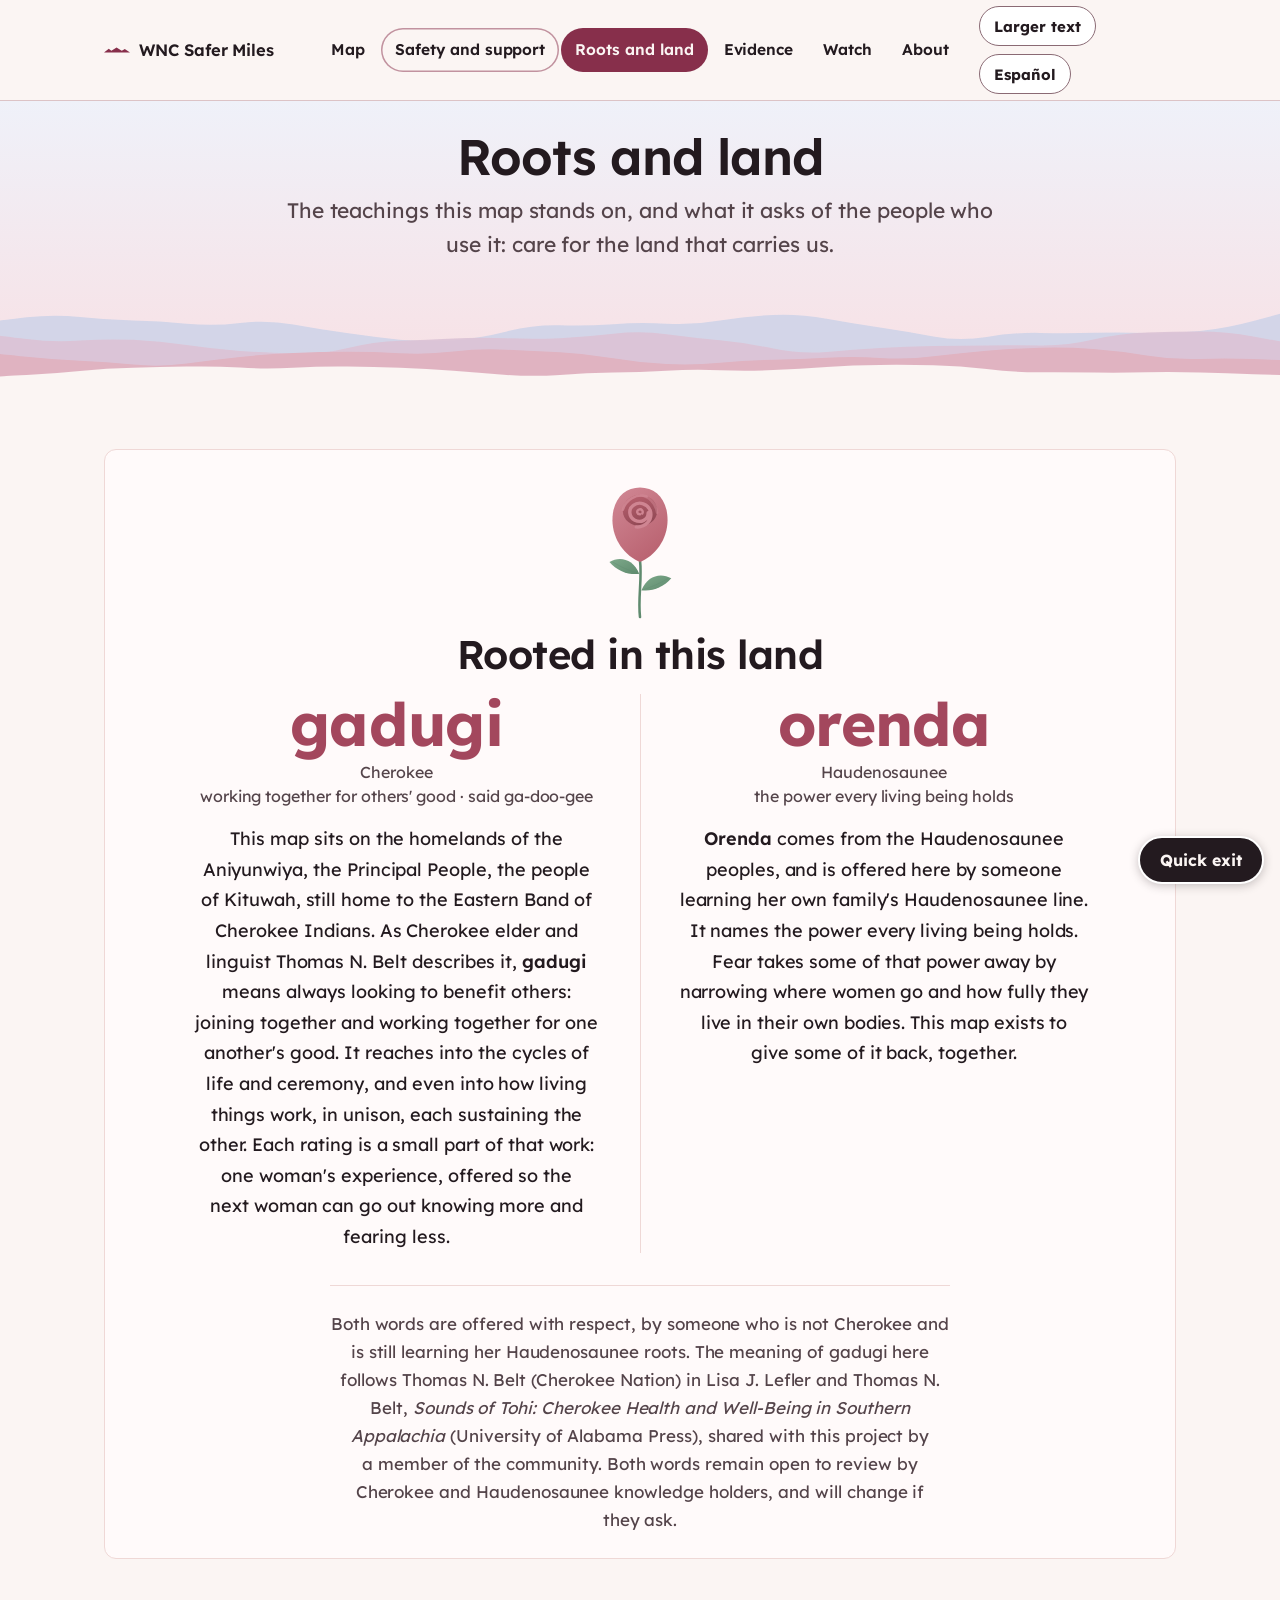
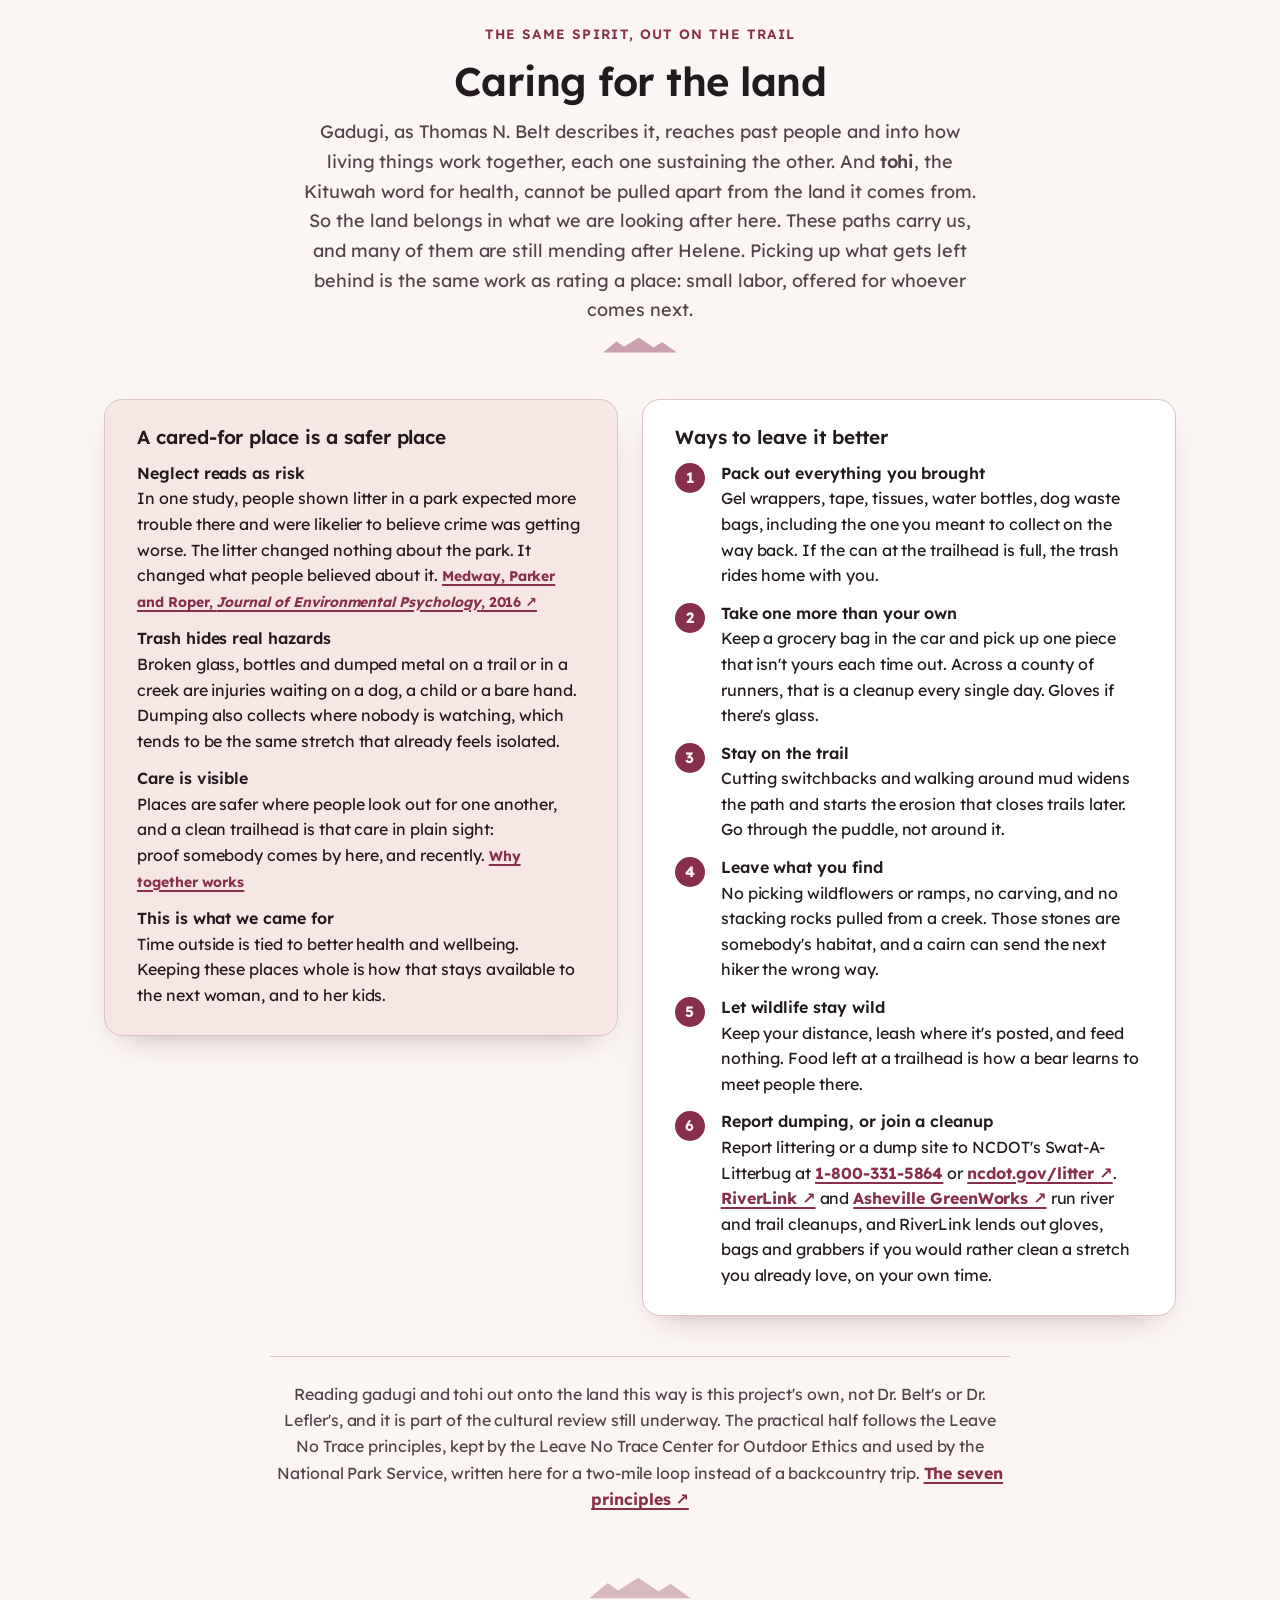
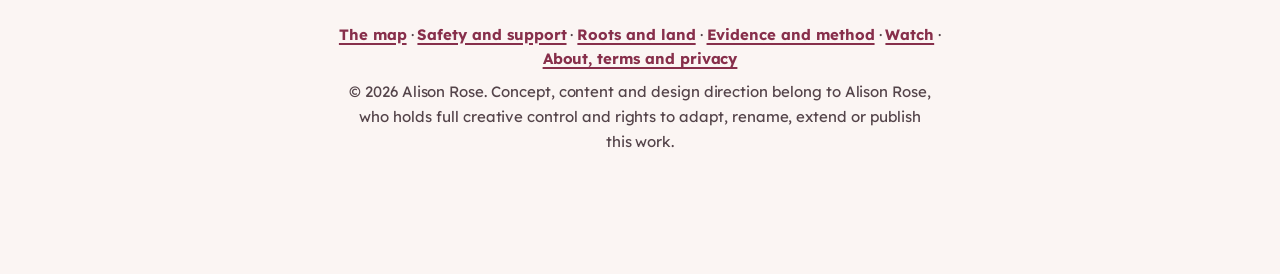
<file: roots.html>
<!doctype html>
<html lang="en">
<head>
<meta charset="utf-8">
<meta name="viewport" content="width=device-width,initial-scale=1,viewport-fit=cover">
<style>:root{color-scheme:light dark}body{margin:0;font:17px system-ui,sans-serif;background:#fbf5f3;color:#2b2226}@media (prefers-color-scheme:dark){body{background:#191416;color:#f6edef}}img{max-width:100%}[hidden]{display:none!important}</style>
<title>Roots and land · WNC Safer Miles</title>
<meta name="description" content="Gadugi, orenda and caring for the land: the teachings behind the WNC Safer Miles community map.">
<meta name="theme-color" content="#872f4b">
<link rel="icon" href="favicon.svg?v=e992d595" type="image/svg+xml">
<link rel="apple-touch-icon" href="apple-touch-icon.png?v=e992d595">
<link rel="canonical" href="https://connectalisonrose-lab.github.io/wnc-safer-miles/roots.html">
<meta property="og:type" content="website">
<meta property="og:site_name" content="WNC Safer Miles">
<meta property="og:title" content="Roots and land · WNC Safer Miles">
<meta property="og:description" content="Gadugi, orenda and caring for the land: the teachings behind the WNC Safer Miles community map.">
<meta property="og:url" content="https://connectalisonrose-lab.github.io/wnc-safer-miles/roots.html">
<meta property="og:image" content="https://connectalisonrose-lab.github.io/wnc-safer-miles/og-image.png">
<meta property="og:image:width" content="1200">
<meta property="og:image:height" content="630">
<meta property="og:image:alt" content="WNC Safer Miles: a community map for women running or walking alone in Western North Carolina">
<meta name="twitter:card" content="summary_large_image">
<link rel="preconnect" href="https://fonts.googleapis.com">
<link rel="stylesheet" href="https://fonts.googleapis.com/css2?family=Lexend:wght@400;600;700&display=swap">
<link rel="stylesheet" href="site.css?v=e992d595">
</head>
<body>
<a class="skip" href="#content" data-i18n="skip">Skip to the content</a>
<nav class="sitenav" aria-label="WNC Safer Miles" data-i18n-aria="siteNavAria">
  <div class="sitenav-in">
    <a class="brand" data-p="./" href="./">WNC Safer Miles</a>
    <ul>
        <li><a class="navlink" data-p="./" data-en="Map" data-es="Mapa" href="./">Map</a></li>
        <li><a class="navlink nav-help" data-p="help.html" data-en="Safety and support" data-es="Seguridad y apoyo" href="help.html">Safety and support</a></li>
        <li><a class="navlink" data-p="roots.html" data-en="Roots and land" data-es="Raíces y tierra" href="roots.html" aria-current="page">Roots and land</a></li>
        <li><a class="navlink" data-p="evidence.html" data-en="Evidence" data-es="Evidencia" href="evidence.html">Evidence</a></li>
        <li><a class="navlink" data-p="watch.html" data-en="Watch" data-es="Video" href="watch.html">Watch</a></li>
        <li><a class="navlink" data-p="about.html" data-en="About" data-es="Acerca de" href="about.html">About</a></li>
    </ul>
    <button class="langbtn" id="langbtn" type="button" lang="es">Español</button>
  </div>
</nav>
<div class="wrap">
  <header class="pagehead docband">
      <h1 data-i18n="pgRootsH">Roots and land</h1>
      <p class="lede" data-i18n="pgRootsLede">The teachings this map stands on, and what it asks of the people who use it: care for the land that carries us.</p>
      <p class="draftnote" data-i18n="draftNote"></p>
    <svg class="ridges" viewBox="0 0 1440 180" preserveAspectRatio="none" aria-hidden="true" focusable="false"><path class="r1" d="M0 180 L0 57.4 Q0.0 57.4 30.0 51.3 Q60.0 45.3 90.0 50.6 Q120.0 55.9 150.0 57.0 Q180.0 58.1 210.0 63.1 Q240.0 68.0 270.0 61.8 Q300.0 55.7 330.0 64.5 Q360.0 73.4 390.0 80.8 Q420.0 88.2 450.0 93.1 Q480.0 97.9 510.0 94.2 Q540.0 90.5 570.0 77.7 Q600.0 64.9 630.0 66.2 Q660.0 67.5 690.0 64.0 Q720.0 60.5 750.0 63.2 Q780.0 65.8 810.0 57.2 Q840.0 48.7 870.0 46.8 Q900.0 44.9 930.0 53.8 Q960.0 62.8 990.0 70.4 Q1020.0 77.9 1050.0 87.1 Q1080.0 96.3 1110.0 87.9 Q1140.0 79.5 1170.0 80.4 Q1200.0 81.4 1230.0 80.3 Q1260.0 79.1 1290.0 80.6 Q1320.0 82.1 1350.0 76.9 Q1380.0 71.8 1410.0 58.2 L1440 44.6 L1440 180 Z"/><path class="r2" d="M0 180 L0 85.7 Q0.0 85.7 30.0 92.0 Q60.0 98.4 90.0 94.9 Q120.0 91.3 150.0 93.5 Q180.0 95.8 210.0 103.3 Q240.0 110.8 270.0 114.2 Q300.0 117.7 330.0 119.4 Q360.0 121.2 390.0 109.1 Q420.0 97.0 450.0 95.1 Q480.0 93.2 510.0 90.8 Q540.0 88.3 570.0 90.5 Q600.0 92.6 630.0 90.3 Q660.0 87.9 690.0 82.1 Q720.0 76.2 750.0 82.8 Q780.0 89.4 810.0 94.4 Q840.0 99.3 870.0 109.7 Q900.0 120.1 930.0 116.1 Q960.0 112.1 990.0 108.9 Q1020.0 105.8 1050.0 105.2 Q1080.0 104.6 1110.0 103.9 Q1140.0 103.1 1170.0 104.0 Q1200.0 104.8 1230.0 93.0 Q1260.0 81.2 1290.0 79.7 Q1320.0 78.1 1350.0 78.0 Q1380.0 78.0 1410.0 87.1 L1440 96.3 L1440 180 Z"/><path class="r3" d="M0 180 L0 119.8 Q0.0 119.8 30.0 125.1 Q60.0 130.4 90.0 132.5 Q120.0 134.7 150.0 139.8 Q180.0 144.9 210.0 137.9 Q240.0 131.0 270.0 125.6 Q300.0 120.2 330.0 118.0 Q360.0 115.7 390.0 115.7 Q420.0 115.6 450.0 118.4 Q480.0 121.2 510.0 115.3 Q540.0 109.5 570.0 112.0 Q600.0 114.4 630.0 116.9 Q660.0 119.5 690.0 127.9 Q720.0 136.4 750.0 138.7 Q780.0 141.1 810.0 136.4 Q840.0 131.8 870.0 130.9 Q900.0 130.0 930.0 126.9 Q960.0 123.9 990.0 127.3 Q1020.0 130.8 1050.0 124.4 Q1080.0 118.0 1110.0 113.7 Q1140.0 109.5 1170.0 108.1 Q1200.0 106.7 1230.0 110.5 Q1260.0 114.4 1290.0 122.6 Q1320.0 130.9 1350.0 129.2 Q1380.0 127.5 1410.0 129.5 L1440 131.4 L1440 180 Z"/><path class="r4" d="M0 180 L0 162.0 Q0.0 162.0 30.0 159.4 Q60.0 156.8 90.0 151.8 Q120.0 146.8 150.0 145.7 Q180.0 144.5 210.0 143.5 Q240.0 142.4 270.0 145.5 Q300.0 148.6 330.0 145.7 Q360.0 142.9 390.0 143.4 Q420.0 143.8 450.0 145.7 Q480.0 147.5 510.0 151.6 Q540.0 155.7 570.0 159.2 Q600.0 162.7 630.0 159.2 Q660.0 155.6 690.0 154.8 Q720.0 153.9 750.0 151.2 Q780.0 148.5 810.0 150.4 Q840.0 152.2 870.0 150.1 Q900.0 148.0 930.0 144.4 Q960.0 140.7 990.0 140.4 Q1020.0 140.0 1050.0 140.9 Q1080.0 141.9 1110.0 148.2 Q1140.0 154.5 1170.0 154.3 Q1200.0 154.1 1230.0 154.7 Q1260.0 155.3 1290.0 154.3 Q1320.0 153.3 1350.0 154.8 Q1380.0 156.2 1410.0 157.9 L1440 159.5 L1440 180 Z"/></svg>
  </header>
  <main id="content">
  <section class="rooted" id="rooted">
    <svg class="rose" viewBox="0 0 150 196" width="112" height="146" aria-hidden="true" focusable="false">
    <defs>
    <linearGradient id="rsBody" x1=".2" y1="0" x2=".8" y2="1">
    <stop offset="0" stop-color="var(--petal2)"/><stop offset="1" stop-color="var(--petal)"/>
    </linearGradient>
    <linearGradient id="rsWrap" x1=".3" y1="0" x2=".7" y2="1">
    <stop offset="0" stop-color="var(--petal)"/><stop offset="1" stop-color="var(--petalDeep,#8e4753)"/>
    </linearGradient>
    <linearGradient id="rsLeaf" x1="0" y1="0" x2="1" y2="1">
    <stop offset="0" stop-color="var(--leaf2,#7da98a)"/><stop offset="1" stop-color="var(--leaf)"/>
    </linearGradient>
    </defs>

    <!-- stem and leaves -->
    <path d="M75 116 C78 142 72 166 75 192" fill="none" stroke="var(--leaf)" stroke-width="3.4" stroke-linecap="round"/>
    <path d="M74 134 C60 136 44 130 34 118 C48 110 66 114 74 134Z" fill="url(#rsLeaf)"/>
    <path d="M74 134 C60 130 48 124 38 118" fill="none" stroke="var(--leaf)" stroke-width="1.2" opacity=".4"/>
    <path d="M77 156 C91 158 107 152 117 140 C103 132 85 136 77 156Z" fill="url(#rsLeaf)"/>
    <path d="M77 156 C91 152 103 146 113 140" fill="none" stroke="var(--leaf)" stroke-width="1.2" opacity=".4"/>

    <!-- bloom body: wide at the shoulders, tapering into the calyx -->
    <path d="M38 62 C38 34 54 18 75 18 C96 18 112 34 112 62 C112 88 95 110 75 118 C55 110 38 88 38 62Z" fill="url(#rsBody)"/>

    <!-- petals wrapping the front, each curling at its tip -->

    <!-- the opening, seen slightly from the side -->
    <path d="M52 50 C52 36 64 28 75 28 C86 28 98 36 98 50 C98 62 86 70 75 70 C64 70 52 62 52 50Z" fill="url(#rsWrap)"/>

    <!-- the coil inside the opening -->
    <path d="M86 52 C86 62 76 66 68 62 C60 58 59 47 66 42 C74 36 86 40 89 50 C92 62 82 72 70 71" fill="none"
    stroke="var(--petal2)" stroke-width="4.6" stroke-linecap="round"/>
    <path d="M75 54 C71 54 70 50 73 48 C77 46 80 50 78 53" fill="none"
    stroke="var(--petal2)" stroke-width="3.2" stroke-linecap="round"/>

    <!-- the edges of the two petals folding over the opening -->
    <path d="M52 48 C56 34 70 26 84 30" fill="none" stroke="var(--petal2)" stroke-width="3.4" stroke-linecap="round" opacity=".9"/>
    <path d="M98 52 C96 38 86 30 76 29" fill="none" stroke="var(--petal2)" stroke-width="3.4" stroke-linecap="round" opacity=".55"/>

    </svg>
    <h2 data-i18n="rootH">Rooted in this land</h2>
    <div class="rooted-grid">
      <div>
        <p class="term" lang="chr-Latn">gadugi</p>
        <p class="sub" data-i18n="rootS1">Cherokee<br>working together for others' good · said ga-doo-gee</p>
        <p class="body" data-i18n="rootP1">This map sits on the homelands of the Aniyunwiya, the Principal People, the people of Kituwah, still home to the Eastern Band of Cherokee Indians. As Cherokee elder and linguist Thomas N. Belt describes it, <strong>gadugi</strong> means always looking to benefit others: joining together and working together for one another's good. It reaches into the cycles of life and ceremony, and even into how living things work, in unison, each sustaining the other. Each rating is a small part of that work: one woman's experience, offered so the next woman can go out knowing more and fearing less.</p>
      </div>
      <div>
        <p class="term">orenda</p>
        <p class="sub" data-i18n="rootS2">Haudenosaunee<br>the power every living being holds</p>
        <p class="body" data-i18n="rootP2"><strong>Orenda</strong> comes from the Haudenosaunee peoples, and is offered here by someone learning her own family's Haudenosaunee line. It names the power every living being holds. Fear takes some of that power away by narrowing where women go and how fully they live in their own bodies. This map exists to give some of it back, together.</p>
      </div>
    </div>
    <p class="note root-review" data-i18n="rootReview">Both words are offered with respect, by someone who is not Cherokee and is still learning her Haudenosaunee roots. The meaning of gadugi here follows Thomas N. Belt (Cherokee Nation) in Lisa J. Lefler and Thomas N. Belt, <i>Sounds of Tohi: Cherokee Health and Well-Being in Southern Appalachia</i> (University of Alabama Press), shared with this project by a member of the community. Both words remain open to review by Cherokee and Haudenosaunee knowledge holders, and will change if they ask.</p>
  </section>

  <section class="land" id="land" aria-labelledby="landH">
    <div class="sec-head">
      <div class="eyebrow" data-i18n="landEyebrow">The same spirit, out on the trail</div>
      <h2 id="landH" data-i18n="landH">Caring for the land</h2>
      <p class="note" data-i18n="landIntro">Gadugi, as Thomas N. Belt describes it, reaches past people and into how living things work together, each one sustaining the other. And <b lang="chr-Latn">tohi</b>, the Kituwah word for health, cannot be pulled apart from the land it comes from. So the land belongs in what we are looking after here. These paths carry us, and many of them are still mending after Helene. Picking up what gets left behind is the same work as rating a place: small labor, offered for whoever comes next.</p>
    </div>
    <div class="tg">
      <div class="tg-why">
        <h3 data-i18n="landWhyH">A cared-for place is a safer place</h3>
        <ul data-i18n="landWhy">
          <li><b>Neglect reads as risk</b>In one study, people shown litter in a park expected more trouble there and were likelier to believe crime was getting worse. The litter changed nothing about the park. It changed what people believed about it. <small><a href="https://pure.hud.ac.uk/en/publications/litter-gender-and-brand-the-anticipation-of-incivilities-and-perc/" target="_blank" rel="noopener">Medway, Parker and Roper, <i>Journal of Environmental Psychology</i>, 2016 ↗</a></small></li>
          <li><b>Trash hides real hazards</b>Broken glass, bottles and dumped metal on a trail or in a creek are injuries waiting on a dog, a child or a bare hand. Dumping also collects where nobody is watching, which tends to be the same stretch that already feels isolated.</li>
          <li><b>Care is visible</b>Places are safer where people look out for one another, and a clean trailhead is that care in plain sight: proof somebody comes by here, and recently. <small><a href="index.html#together">Why together works</a></small></li>
          <li><b>This is what we came for</b>Time outside is tied to better health and wellbeing. Keeping these places whole is how that stays available to the next woman, and to her kids.</li>
        </ul>
      </div>
      <div class="tg-how">
        <h3 data-i18n="landHowH">Ways to leave it better</h3>
        <ol data-i18n="landHow">
          <li><b>Pack out everything you brought</b>Gel wrappers, tape, tissues, water bottles, dog waste bags, including the one you meant to collect on the way back. If the can at the trailhead is full, the trash rides home with you.</li>
          <li><b>Take one more than your own</b>Keep a grocery bag in the car and pick up one piece that isn't yours each time out. Across a county of runners, that is a cleanup every single day. Gloves if there's glass.</li>
          <li><b>Stay on the trail</b>Cutting switchbacks and walking around mud widens the path and starts the erosion that closes trails later. Go through the puddle, not around it.</li>
          <li><b>Leave what you find</b>No picking wildflowers or ramps, no carving, and no stacking rocks pulled from a creek. Those stones are somebody's habitat, and a cairn can send the next hiker the wrong way.</li>
          <li><b>Let wildlife stay wild</b>Keep your distance, leash where it's posted, and feed nothing. Food left at a trailhead is how a bear learns to meet people there.</li>
          <li><b>Report dumping, or join a cleanup</b>Report littering or a dump site to NCDOT's Swat-A-Litterbug at <a href="tel:+18003315864">1-800-331-5864</a> or <a href="https://www.ncdot.gov/litter/" target="_blank" rel="noopener">ncdot.gov/litter ↗</a>. <a href="https://riverlink.org/volunteer/" target="_blank" rel="noopener">RiverLink ↗</a> and <a href="https://www.ashevillegreenworks.org/" target="_blank" rel="noopener">Asheville GreenWorks ↗</a> run river and trail cleanups, and RiverLink lends out gloves, bags and grabbers if you would rather clean a stretch you already love, on your own time.</li>
        </ol>
      </div>
    </div>
    <p class="note land-note" data-i18n="landNote">Reading gadugi and tohi out onto the land this way is this project's own, not Dr. Belt's or Dr. Lefler's, and it is part of the cultural review still underway. The practical half follows the Leave No Trace principles, kept by the Leave No Trace Center for Outdoor Ethics and used by the National Park Service, written here for a two-mile loop instead of a backcountry trip. <a href="https://www.nps.gov/articles/leave-no-trace-seven-principles.htm" target="_blank" rel="noopener">The seven principles ↗</a></p>
  </section>
  </main>
  <footer>
    <p data-i18n="pgFootNav"><a href="./">The map</a> · <a href="help.html">Safety and support</a> · <a href="roots.html">Roots and land</a> · <a href="evidence.html">Evidence and method</a> · <a href="watch.html">Watch</a> · <a href="about.html">About, terms and privacy</a></p>
    <p data-i18n="foot2">© 2026 Alison Rose. Concept, content and design direction belong to Alison Rose, who holds full creative control and rights to adapt, rename, extend or publish this work.</p>
  </footer>
</div>
<script src="site.js?v=e992d595"></script>
<script>
const L={es:{
 "draftNote": "Esta versión en español es un borrador hecho con IA y está en revisión por hablantes nativas. Si algo no se entiende bien, la versión en inglés es la de referencia.",
 "foot2": "© 2026 Alison Rose. El concepto, el contenido y la dirección de diseño pertenecen a Alison Rose, quien tiene pleno control creativo y los derechos para adaptar, renombrar, ampliar o publicar esta obra.",
 "landEyebrow": "El mismo espíritu, en el sendero",
 "landH": "Cuidar la tierra",
 "landHow": "<li><b>Llévese todo lo que trajo</b>Envolturas de geles, cinta, pañuelos, botellas de agua y bolsas de desechos del perro, incluida la que pensaba recoger al regresar. Si el bote de la entrada está lleno, la basura se va con usted.</li><li><b>Recoja una cosa más que la suya</b>Deje una bolsa en el carro y recoja una cosa que no sea suya cada vez que salga. En un condado lleno de corredoras, eso es una limpieza todos los días. Use guantes si hay vidrio.</li><li><b>Quédese en el sendero</b>Cortar las curvas y rodear el lodo ensancha el camino y empieza la erosión que después cierra senderos. Pase por el charco, no alrededor.</li><li><b>Deje lo que encuentre</b>No corte flores silvestres ni ramps, no talle nada y no apile piedras sacadas de un arroyo. Esas piedras son el hábitat de alguien, y un montículo puede mandar a la siguiente excursionista por el camino equivocado.</li><li><b>Deje que la fauna siga siendo salvaje</b>Mantenga su distancia, use correa donde lo indiquen y no alimente a ningún animal. La comida que se deja en una entrada es como un oso aprende a buscar gente allí.</li><li><b>Reporte los tiraderos, o únase a una limpieza</b>Reporte la basura o un tiradero al programa Swat-A-Litterbug del NCDOT llamando al <a href=\"tel:+18003315864\">1-800-331-5864</a> o en <a href=\"https://www.ncdot.gov/litter/\" target=\"_blank\" rel=\"noopener\">ncdot.gov/litter ↗</a> (en inglés). <a href=\"https://riverlink.org/volunteer/\" target=\"_blank\" rel=\"noopener\">RiverLink ↗</a> y <a href=\"https://www.ashevillegreenworks.org/\" target=\"_blank\" rel=\"noopener\">Asheville GreenWorks ↗</a> organizan limpiezas de ríos y senderos, y RiverLink presta guantes, bolsas y pinzas si prefiere limpiar por su cuenta un tramo que ya quiere.</li>",
 "landHowH": "Formas de dejarlo mejor",
 "landIntro": "El gadugi, tal como lo describe Thomas N. Belt, va más allá de las personas y llega a la forma en que los seres vivos funcionan juntos, sosteniéndose unos a otros. Y el <b lang=\"chr-Latn\">tohi</b>, la palabra kituwah para la salud, no se puede separar de la tierra de la que viene. Por eso la tierra también forma parte de lo que cuidamos aquí. Estos caminos nos sostienen, y muchos siguen sanando después de Helene. Recoger lo que otros dejan atrás es el mismo trabajo que calificar un lugar: una pequeña labor, ofrecida para quien venga después.",
 "landNote": "Leer el gadugi y el tohi así, extendidos a la tierra, es una lectura propia de este proyecto, no del Dr. Belt ni de la Dra. Lefler, y forma parte de la revisión cultural que sigue en curso. La parte práctica sigue los principios de Leave No Trace, que mantiene el Leave No Trace Center for Outdoor Ethics y usa el Servicio de Parques Nacionales, escritos aquí para una vuelta de dos millas y no para una expedición. <a href=\"https://www.nps.gov/articles/leave-no-trace-seven-principles.htm\" target=\"_blank\" rel=\"noopener\">Los siete principios ↗</a>",
 "landWhy": "<li><b>El descuido se lee como riesgo</b>En un estudio, las personas a quienes se les mostró basura en un parque esperaban más problemas allí y eran más propensas a creer que el delito estaba aumentando. La basura no cambió nada del parque: cambió lo que la gente creía de él. <small><a href=\"https://pure.hud.ac.uk/en/publications/litter-gender-and-brand-the-anticipation-of-incivilities-and-perc/\" target=\"_blank\" rel=\"noopener\">Medway, Parker y Roper, <i>Journal of Environmental Psychology</i>, 2016 ↗</a></small></li><li><b>La basura esconde peligros reales</b>El vidrio roto, las botellas y el metal tirado en un sendero o en un arroyo son heridas esperando a un perro, a un niño o a una mano desnuda. Además, los tiraderos se juntan donde nadie está mirando, que suele ser el mismo tramo que ya se siente solitario.</li><li><b>El cuidado se ve</b>Los lugares son más seguros donde la gente se cuida entre sí, y una entrada limpia es ese cuidado a la vista: prueba de que alguien pasa por aquí, y hace poco. <small><a href=\"index.html#together\">Por qué funciona hacerlo juntas</a></small></li><li><b>Por esto venimos</b>El tiempo al aire libre está ligado a mejor salud y bienestar. Mantener enteros estos lugares es la manera de que eso siga disponible para la siguiente mujer, y para sus hijos.</li>",
 "landWhyH": "Un lugar cuidado es un lugar más seguro",
 "pgFootNav": "<a href=\"./?lang=es\">El mapa</a> · <a href=\"help.html?lang=es\">Seguridad y apoyo</a> · <a href=\"roots.html?lang=es\">Raíces y tierra</a> · <a href=\"evidence.html?lang=es\">Evidencia y método</a> · <a href=\"watch.html?lang=es\">Video</a> · <a href=\"about.html?lang=es\">Acerca de, términos y privacidad</a>",
 "pgRootsH": "Raíces y tierra",
 "pgRootsLede": "Las enseñanzas sobre las que se apoya este mapa, y lo que le pedimos a quien lo usa: cuidar la tierra que nos sostiene.",
 "rootH": "Arraigado en esta tierra",
 "rootP1": "Este mapa está en las tierras ancestrales de los aniyunwiya, el Pueblo Principal, el pueblo de Kituwah, todavía hogar de la Banda Oriental de Indios Cherokee. Como lo describe Thomas N. Belt, anciano y lingüista cherokee, el <strong>gadugi</strong> significa buscar siempre el bien de los demás: unirse y trabajar juntos por el bien de todos. Alcanza los ciclos de la vida y la ceremonia, e incluso la forma en que funcionan los seres vivos, en unísono, sosteniéndose unos a otros. Cada calificación es una pequeña parte de ese trabajo: la experiencia de una mujer, para que la siguiente salga sabiendo más y con menos miedo.",
 "rootP2": "El <strong>orenda</strong> viene de los pueblos haudenosaunee, y lo comparte aquí alguien que aprende sobre la línea haudenosaunee de su familia. Nombra el poder que tiene todo ser vivo. El miedo le quita parte de ese poder al limitar a dónde van las mujeres y qué tan plenamente viven en su propio cuerpo. Este mapa existe para devolver algo de ese poder, juntas.",
 "rootReview": "Ambas palabras se comparten con respeto, por alguien que no es cherokee y que todavía está aprendiendo sobre sus raíces haudenosaunee. El sentido de gadugi aquí sigue a Thomas N. Belt (Nación Cherokee) en Lisa J. Lefler y Thomas N. Belt, <i>Sounds of Tohi: Cherokee Health and Well-Being in Southern Appalachia</i> (University of Alabama Press), que una persona de la comunidad compartió con este proyecto. Ambas palabras siguen abiertas a revisión por parte de personas cherokee y haudenosaunee que guardan este conocimiento, y cambiarán si así lo piden.",
 "rootS1": "Cherokee<br>trabajar juntos por el bien de los demás · se dice ga-du-gui",
 "rootS2": "Haudenosaunee<br>el poder que tiene todo ser vivo",
 "siteNavAria": "WNC Safer Miles",
 "skip": "Ir al mapa"
}};
let lang=SM.readLang();
document.querySelectorAll("[data-i18n]").forEach(el=>{el.dataset.en=el.innerHTML;});
document.querySelectorAll("[data-i18n-aria]").forEach(el=>{el.dataset.enAria=el.getAttribute("aria-label");});
function applyStatic(){
  document.documentElement.lang=lang;
  document.querySelectorAll("[data-i18n]").forEach(el=>{const k=el.dataset.i18n;el.innerHTML=lang==="en"?el.dataset.en:(L.es[k]??el.dataset.en);});
  document.querySelectorAll("[data-i18n-aria]").forEach(el=>{const k=el.dataset.i18nAria;el.setAttribute("aria-label",lang==="en"?el.dataset.enAria:(L.es[k]??el.dataset.enAria));});
  document.querySelectorAll("[data-l]").forEach(el=>{el.hidden=el.dataset.l!==lang;});
  document.title=lang==="en"?"Roots and land \u00b7 WNC Safer Miles":"Ra\u00edces y tierra \u00b7 WNC Safer Miles";
  SM.paintNav(lang);
}
document.getElementById("langbtn").addEventListener("click",()=>{
  lang=lang==="en"?"es":"en";try{localStorage.setItem("sm-lang",lang);}catch(e){}applyStatic();
});
applyStatic();
SM.openHash();
</script>
</body>
</html>
</file>
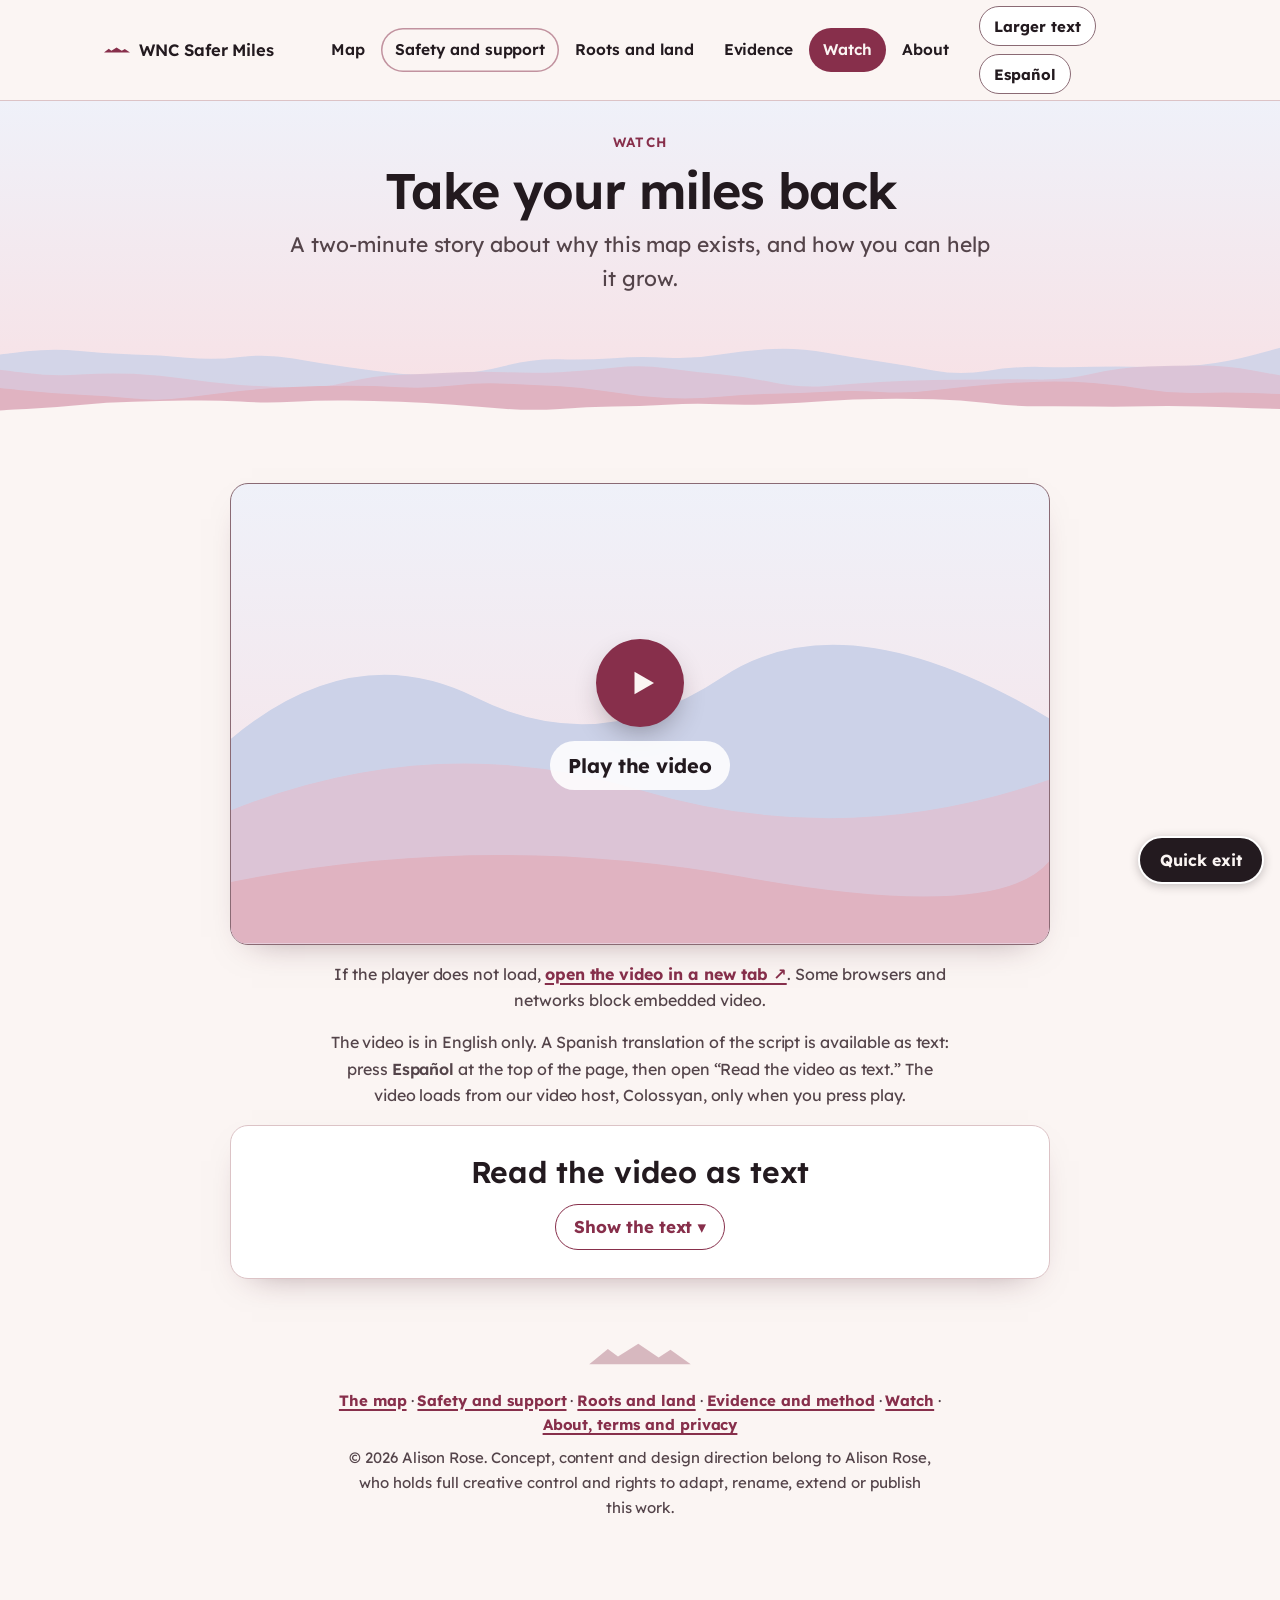
<file: watch.html>
<!doctype html>
<html lang="en">
<head>
<meta charset="utf-8">
<meta name="viewport" content="width=device-width,initial-scale=1,viewport-fit=cover">
<style>:root{color-scheme:light dark}body{margin:0;font:17px system-ui,sans-serif;background:#fbf5f3;color:#2b2226}@media (prefers-color-scheme:dark){body{background:#191416;color:#f6edef}}img{max-width:100%}[hidden]{display:none!important}</style>
<title>Watch · WNC Safer Miles</title>
<meta name="description" content="A two-minute film about WNC Safer Miles, with a full transcript in English and Spanish.">
<meta name="theme-color" content="#872f4b">
<link rel="icon" href="favicon.svg?v=e992d595" type="image/svg+xml">
<link rel="apple-touch-icon" href="apple-touch-icon.png?v=e992d595">
<link rel="canonical" href="https://connectalisonrose-lab.github.io/wnc-safer-miles/watch.html">
<meta property="og:type" content="website">
<meta property="og:site_name" content="WNC Safer Miles">
<meta property="og:title" content="Watch · WNC Safer Miles">
<meta property="og:description" content="A two-minute film about WNC Safer Miles, with a full transcript in English and Spanish.">
<meta property="og:url" content="https://connectalisonrose-lab.github.io/wnc-safer-miles/watch.html">
<meta property="og:image" content="https://connectalisonrose-lab.github.io/wnc-safer-miles/og-image.png">
<meta property="og:image:width" content="1200">
<meta property="og:image:height" content="630">
<meta property="og:image:alt" content="WNC Safer Miles: a community map for women running or walking alone in Western North Carolina">
<meta name="twitter:card" content="summary_large_image">
<link rel="preconnect" href="https://fonts.googleapis.com">
<link rel="stylesheet" href="https://fonts.googleapis.com/css2?family=Lexend:wght@400;600;700&display=swap">
<link rel="stylesheet" href="site.css?v=e992d595">
</head>
<body>
<a class="skip" href="#content" data-i18n="skip">Skip to the content</a>
<nav class="sitenav" aria-label="WNC Safer Miles" data-i18n-aria="siteNavAria">
  <div class="sitenav-in">
    <a class="brand" data-p="./" href="./">WNC Safer Miles</a>
    <ul>
        <li><a class="navlink" data-p="./" data-en="Map" data-es="Mapa" href="./">Map</a></li>
        <li><a class="navlink nav-help" data-p="help.html" data-en="Safety and support" data-es="Seguridad y apoyo" href="help.html">Safety and support</a></li>
        <li><a class="navlink" data-p="roots.html" data-en="Roots and land" data-es="Raíces y tierra" href="roots.html">Roots and land</a></li>
        <li><a class="navlink" data-p="evidence.html" data-en="Evidence" data-es="Evidencia" href="evidence.html">Evidence</a></li>
        <li><a class="navlink" data-p="watch.html" data-en="Watch" data-es="Video" href="watch.html" aria-current="page">Watch</a></li>
        <li><a class="navlink" data-p="about.html" data-en="About" data-es="Acerca de" href="about.html">About</a></li>
    </ul>
    <button class="langbtn" id="langbtn" type="button" lang="es">Español</button>
  </div>
</nav>
<div class="wrap">
  <header class="pagehead docband">
      <div class="eyebrow" data-i18n="vidEyebrow">Watch</div>
      <h1 data-i18n="vidH">Take your miles back</h1>
      <p class="lede" data-i18n="pgWatchLede">A two-minute story about why this map exists, and how you can help it grow.</p>
      <p class="draftnote" data-i18n="draftNote"></p>
    <svg class="ridges" viewBox="0 0 1440 180" preserveAspectRatio="none" aria-hidden="true" focusable="false"><path class="r1" d="M0 180 L0 57.4 Q0.0 57.4 30.0 51.3 Q60.0 45.3 90.0 50.6 Q120.0 55.9 150.0 57.0 Q180.0 58.1 210.0 63.1 Q240.0 68.0 270.0 61.8 Q300.0 55.7 330.0 64.5 Q360.0 73.4 390.0 80.8 Q420.0 88.2 450.0 93.1 Q480.0 97.9 510.0 94.2 Q540.0 90.5 570.0 77.7 Q600.0 64.9 630.0 66.2 Q660.0 67.5 690.0 64.0 Q720.0 60.5 750.0 63.2 Q780.0 65.8 810.0 57.2 Q840.0 48.7 870.0 46.8 Q900.0 44.9 930.0 53.8 Q960.0 62.8 990.0 70.4 Q1020.0 77.9 1050.0 87.1 Q1080.0 96.3 1110.0 87.9 Q1140.0 79.5 1170.0 80.4 Q1200.0 81.4 1230.0 80.3 Q1260.0 79.1 1290.0 80.6 Q1320.0 82.1 1350.0 76.9 Q1380.0 71.8 1410.0 58.2 L1440 44.6 L1440 180 Z"/><path class="r2" d="M0 180 L0 85.7 Q0.0 85.7 30.0 92.0 Q60.0 98.4 90.0 94.9 Q120.0 91.3 150.0 93.5 Q180.0 95.8 210.0 103.3 Q240.0 110.8 270.0 114.2 Q300.0 117.7 330.0 119.4 Q360.0 121.2 390.0 109.1 Q420.0 97.0 450.0 95.1 Q480.0 93.2 510.0 90.8 Q540.0 88.3 570.0 90.5 Q600.0 92.6 630.0 90.3 Q660.0 87.9 690.0 82.1 Q720.0 76.2 750.0 82.8 Q780.0 89.4 810.0 94.4 Q840.0 99.3 870.0 109.7 Q900.0 120.1 930.0 116.1 Q960.0 112.1 990.0 108.9 Q1020.0 105.8 1050.0 105.2 Q1080.0 104.6 1110.0 103.9 Q1140.0 103.1 1170.0 104.0 Q1200.0 104.8 1230.0 93.0 Q1260.0 81.2 1290.0 79.7 Q1320.0 78.1 1350.0 78.0 Q1380.0 78.0 1410.0 87.1 L1440 96.3 L1440 180 Z"/><path class="r3" d="M0 180 L0 119.8 Q0.0 119.8 30.0 125.1 Q60.0 130.4 90.0 132.5 Q120.0 134.7 150.0 139.8 Q180.0 144.9 210.0 137.9 Q240.0 131.0 270.0 125.6 Q300.0 120.2 330.0 118.0 Q360.0 115.7 390.0 115.7 Q420.0 115.6 450.0 118.4 Q480.0 121.2 510.0 115.3 Q540.0 109.5 570.0 112.0 Q600.0 114.4 630.0 116.9 Q660.0 119.5 690.0 127.9 Q720.0 136.4 750.0 138.7 Q780.0 141.1 810.0 136.4 Q840.0 131.8 870.0 130.9 Q900.0 130.0 930.0 126.9 Q960.0 123.9 990.0 127.3 Q1020.0 130.8 1050.0 124.4 Q1080.0 118.0 1110.0 113.7 Q1140.0 109.5 1170.0 108.1 Q1200.0 106.7 1230.0 110.5 Q1260.0 114.4 1290.0 122.6 Q1320.0 130.9 1350.0 129.2 Q1380.0 127.5 1410.0 129.5 L1440 131.4 L1440 180 Z"/><path class="r4" d="M0 180 L0 162.0 Q0.0 162.0 30.0 159.4 Q60.0 156.8 90.0 151.8 Q120.0 146.8 150.0 145.7 Q180.0 144.5 210.0 143.5 Q240.0 142.4 270.0 145.5 Q300.0 148.6 330.0 145.7 Q360.0 142.9 390.0 143.4 Q420.0 143.8 450.0 145.7 Q480.0 147.5 510.0 151.6 Q540.0 155.7 570.0 159.2 Q600.0 162.7 630.0 159.2 Q660.0 155.6 690.0 154.8 Q720.0 153.9 750.0 151.2 Q780.0 148.5 810.0 150.4 Q840.0 152.2 870.0 150.1 Q900.0 148.0 930.0 144.4 Q960.0 140.7 990.0 140.4 Q1020.0 140.0 1050.0 140.9 Q1080.0 141.9 1110.0 148.2 Q1140.0 154.5 1170.0 154.3 Q1200.0 154.1 1230.0 154.7 Q1260.0 155.3 1290.0 154.3 Q1320.0 153.3 1350.0 154.8 Q1380.0 156.2 1410.0 157.9 L1440 159.5 L1440 180 Z"/></svg>
  </header>
  <main id="content">
  <section class="watch" id="watch" aria-labelledby="watchH">
    <h2 id="watchH" class="sr" data-i18n="vidH">Take your miles back</h2>
    <div class="vid" id="vid" data-src="https://app.colossyan.com/embed/c80ba9e5-d7b1-44c7-8c4a-122c2da4c28e">
      <button type="button" class="vid-play" id="vidPlay" aria-label="Play the video: Take your miles back, about two minutes, in English" data-i18n-aria="vidAria">
        <svg class="bg" viewBox="0 0 800 450" preserveAspectRatio="xMidYMax slice" aria-hidden="true" focusable="false"><path style="fill:var(--r1)" d="M0 250 Q120 150 240 210 T480 190 T800 230 V450 H0Z"/><path style="fill:var(--r2)" d="M0 320 Q200 240 400 300 T800 290 V450 H0Z"/><path style="fill:var(--r3)" d="M0 390 Q250 340 500 385 T800 370 V450 H0Z"/></svg>
        <span class="vid-btn" aria-hidden="true"><svg viewBox="0 0 24 24" focusable="false"><path fill="currentColor" d="M7 4.5v15l13-7.5z"/></svg></span>
        <span class="vid-cap" data-i18n="vidPlay">Play the video</span>
      </button>
    </div>
    <p class="note vid-note" data-i18n="vidFallback">If the player does not load, <a href="https://app.colossyan.com/embed/c80ba9e5-d7b1-44c7-8c4a-122c2da4c28e" target="_blank" rel="noopener">open the video in a new tab ↗</a>. Some browsers and networks block embedded video.</p>
    <p class="note vid-note" data-i18n="vidNote">The video is in English only. A Spanish translation of the script is available as text: press <b>Español</b> at the top of the page, then open “Read the video as text.” The video loads from our video host, Colossyan, only when you press play.</p>
    <details class="fold vid-tr">
      <summary><h2 data-i18n="vidTrH">Read the video as text</h2><span class="fold-hint" data-i18n="vidTrShow">Show the text</span></summary>
      <div class="vid-text" data-i18n="vidText"><p>The safest route shouldn’t be a secret. This student led pilot is a community map of safer miles, made by the women who run them.</p><p>Before a walk or run, many women think beyond the distance.<br>Is the path well lit? Can you see what is ahead? Will other people be nearby?<br>These details can help you decide whether a route feels right today.</p><p>These concerns are common. In October 2023, Gallup reported that fifty-three percent of women in the United States were afraid to walk alone at night within a mile of home.<br>In a survey published in twenty twenty-three by Adidas and White Ribbon, ninety-two percent of women runners reported concerns about outdoor safety.<br>Clear local information helps people choose what feels right for them.</p><p>The map looks at six features of a place: foot traffic, staff nearby, clear sightlines, lighting, cell phone signal, and visible parking.<br>These details can help you compare routes. They cannot tell you exactly how a place will feel, but they give you useful information before you go.</p><p>Western North Carolina Safer Miles is a free map of ninety parks, greenways, and trails across six counties in Western North Carolina.<br>Each place has a score, and the sources are listed.<br>Ratings are anonymous. They describe places, not people.</p><p>Local knowledge helps the map stay useful.<br>Anyone can leave an anonymous rating, suggest a missing park or trail, or report a change.<br>If a route is unfamiliar, walk it with a friend or run club. Use the map’s safety check questions together.<br>Each contribution gives the next person more information to consider.</p><p>Use the map as a quick check, not a promise.<br>Scores are based on public information. Some locations have not been checked in person, and conditions can change.<br>If a score or detail makes you think, “Not today,” choose another route or go with someone you trust.<br>You decide what feels right.</p><p>Safe shouldn’t be something we find alone. Fear has taken enough of our miles.<br>Rate your favorite loop this week. Add a place we missed. Send this to a friend who runs alone. The more we use it, the more we know.<br>The next rating makes the next woman’s run a little less ambiguous. Run it. Rate it. Share it. Tap the button, and take your miles back.<br>For questions connect with the project lead: Alison Rose.</p></div>
    </details>
  </section>
  </section>
  </main>
  <footer>
    <p data-i18n="pgFootNav"><a href="./">The map</a> · <a href="help.html">Safety and support</a> · <a href="roots.html">Roots and land</a> · <a href="evidence.html">Evidence and method</a> · <a href="watch.html">Watch</a> · <a href="about.html">About, terms and privacy</a></p>
    <p data-i18n="foot2">© 2026 Alison Rose. Concept, content and design direction belong to Alison Rose, who holds full creative control and rights to adapt, rename, extend or publish this work.</p>
  </footer>
</div>
<script src="site.js?v=e992d595"></script>
<script>
const L={es:{
 "draftNote": "Esta versión en español es un borrador hecho con IA y está en revisión por hablantes nativas. Si algo no se entiende bien, la versión en inglés es la de referencia.",
 "foot2": "© 2026 Alison Rose. El concepto, el contenido y la dirección de diseño pertenecen a Alison Rose, quien tiene pleno control creativo y los derechos para adaptar, renombrar, ampliar o publicar esta obra.",
 "pgFootNav": "<a href=\"./?lang=es\">El mapa</a> · <a href=\"help.html?lang=es\">Seguridad y apoyo</a> · <a href=\"roots.html?lang=es\">Raíces y tierra</a> · <a href=\"evidence.html?lang=es\">Evidencia y método</a> · <a href=\"watch.html?lang=es\">Video</a> · <a href=\"about.html?lang=es\">Acerca de, términos y privacidad</a>",
 "pgWatchLede": "Una historia de dos minutos sobre por qué existe este mapa y cómo puede ayudar a que crezca.",
 "siteNavAria": "WNC Safer Miles",
 "skip": "Ir al mapa",
 "vidAria": "Reproducir el video: Recupere sus millas, unos dos minutos, en inglés",
 "vidFallback": "Si el reproductor no carga, <a href=\"https://app.colossyan.com/embed/c80ba9e5-d7b1-44c7-8c4a-122c2da4c28e\" target=\"_blank\" rel=\"noopener\">abra el video en una pestaña nueva ↗</a>. Algunos navegadores y redes bloquean el video incrustado.",
 "vidEyebrow": "Ver",
 "vidH": "Recupere sus millas",
 "vidNote": "El video está solo en inglés. La traducción al español del guion está disponible como texto: abra «Leer el video como texto» aquí abajo. El video se carga desde nuestro proveedor de video, Colossyan, solo cuando usted presiona reproducir. El texto en español es un borrador en revisión.",
 "vidPlay": "Reproducir el video",
 "vidText": "<p>La ruta más segura no debería ser un secreto. Este piloto, dirigido por estudiantes, es un mapa comunitario de millas más seguras, hecho por las mujeres que corren.</p><p>Antes de caminar o correr, muchas mujeres piensan en algo más que la distancia.<br>¿Está bien iluminado el camino? ¿Se ve lo que hay adelante? ¿Habrá otras personas cerca?<br>Estos detalles pueden ayudarle a decidir si una ruta le parece adecuada hoy.</p><p>Estas preocupaciones son comunes. En octubre de 2023, Gallup informó que el cincuenta y tres por ciento de las mujeres en Estados Unidos tenía miedo de caminar sola de noche a menos de una milla de su casa.<br>En una encuesta publicada en 2023 por adidas y White Ribbon, el noventa y dos por ciento de las mujeres que corren expresó preocupaciones por su seguridad al aire libre.<br>La información local clara ayuda a elegir lo que le parece adecuado a cada persona.</p><p>El mapa examina seis características de un lugar: el tránsito de personas, la presencia de personal cerca, la visibilidad despejada, la iluminación, la señal de celular y un estacionamiento visible.<br>Estos detalles pueden ayudarle a comparar rutas. No pueden decirle exactamente cómo se sentirá un lugar, pero le dan información útil antes de salir.</p><p>Western North Carolina Safer Miles (WNC Safer Miles) es un mapa gratuito de noventa parques, senderos verdes y caminos en seis condados del oeste de Carolina del Norte.<br>Cada lugar tiene un puntaje y se indican las fuentes.<br>Las calificaciones son anónimas. Describen lugares, no personas.</p><p>El conocimiento local mantiene útil el mapa.<br>Cualquier persona puede dejar una calificación anónima, sugerir un parque o sendero que falte o reportar un cambio.<br>Si una ruta no le es familiar, recórrala con una amiga o con un club de corredoras. Usen juntas las preguntas de seguridad del mapa.<br>Cada aportación le da más información a la siguiente persona.</p><p>Use el mapa como una revisión rápida, no como una promesa.<br>Los puntajes se basan en información pública. Algunos lugares no se han revisado en persona y las condiciones pueden cambiar.<br>Si un puntaje o un detalle le hace pensar «hoy no», elija otra ruta o vaya con alguien de confianza.<br>Usted decide qué le parece adecuado.</p><p>Estar a salvo no debería ser algo que busquemos solas. El miedo ya se ha llevado suficientes de nuestras millas.<br>Califique su ruta favorita esta semana. Agregue un lugar que falte. Envíe esto a una amiga que corre sola. Mientras más lo usemos, más sabremos.<br>La siguiente calificación hace que la próxima carrera de otra mujer sea un poco menos incierta. Corra. Califique. Comparta. Presione el botón y recupere sus millas.<br>Para preguntas, comuníquese con la líder del proyecto: Alison Rose.</p>",
 "vidTrH": "Leer el video como texto",
 "vidTrShow": "Mostrar el texto"
}};
let lang=SM.readLang();
document.querySelectorAll("[data-i18n]").forEach(el=>{el.dataset.en=el.innerHTML;});
document.querySelectorAll("[data-i18n-aria]").forEach(el=>{el.dataset.enAria=el.getAttribute("aria-label");});
function applyStatic(){
  document.documentElement.lang=lang;
  document.querySelectorAll("[data-i18n]").forEach(el=>{const k=el.dataset.i18n;el.innerHTML=lang==="en"?el.dataset.en:(L.es[k]??el.dataset.en);});
  document.querySelectorAll("[data-i18n-aria]").forEach(el=>{const k=el.dataset.i18nAria;el.setAttribute("aria-label",lang==="en"?el.dataset.enAria:(L.es[k]??el.dataset.enAria));});
  document.querySelectorAll("[data-l]").forEach(el=>{el.hidden=el.dataset.l!==lang;});
  document.title=lang==="en"?"Watch \u00b7 WNC Safer Miles":"Video \u00b7 WNC Safer Miles";
  SM.paintNav(lang);
}
document.getElementById("langbtn").addEventListener("click",()=>{
  lang=lang==="en"?"es":"en";try{localStorage.setItem("sm-lang",lang);}catch(e){}applyStatic();
});
applyStatic();
SM.openHash();
</script>
</body>
</html>
</file>
<file: site.css>
/* WNC Safer Miles — shared stylesheet for every page.
   Edit here, not in the pages. Built Oct 23, 2026 from the map page's design system. */

/* ---------- Consolidated layout: folds and tabs ---------- */
.fold{background:var(--surface);border:1px solid var(--line);border-radius:var(--r)}
.fold>summary{list-style:none;cursor:pointer;display:flex;flex-wrap:wrap;align-items:center;justify-content:space-between;gap:var(--s1) var(--s2);padding:var(--s2) var(--s3);min-height:56px}
.fold>summary::-webkit-details-marker{display:none}
.fold>summary h2{margin:0;font-size:22px}
.fold-hint{font-weight:700;color:var(--accent)}
.fold-hint::after{content:" ▾"}
.fold[open] .fold-hint::after{content:" ▴"}
.fold[open]>summary{border-bottom:1px solid var(--line)}
.fold>.note,.fold>.list{margin:var(--s2) var(--s3)}
.fold>.list{margin-bottom:var(--s3)}
.list{columns:auto;display:grid;grid-template-columns:repeat(3,minmax(0,1fr));gap:var(--s1) var(--s2);align-items:stretch}
.list .area{grid-column:1/-1;margin:var(--s2) 0 0}
.list .row{margin:0;height:100%}
@media (max-width:980px){.list{grid-template-columns:repeat(2,minmax(0,1fr))}}
@media (max-width:640px){.list{grid-template-columns:1fr}}
.places-sec{display:grid;gap:var(--s2)}
.tips>*,.howto>*,main>*{min-width:0}
.tabs{min-width:0;max-width:100%;background:var(--surface);border:1px solid var(--line);border-radius:var(--r);overflow:hidden}
.tablist{min-width:0;max-width:100%;display:flex;flex-wrap:wrap;justify-content:center;gap:var(--s1);padding:12px var(--s2);background:var(--band);border-bottom:1px solid var(--line)}
.tablist [role=tab]{font:700 16px var(--font);min-height:44px;padding:8px 16px;border-radius:999px;border:1.5px solid var(--edge);background:var(--surface);color:var(--ink);cursor:pointer}
.tablist [role=tab]:hover{border-color:var(--accent)}
.tablist [role=tab][aria-selected=true]{background:var(--accent);border-color:var(--accent);color:var(--bg)}
.panels{display:grid;padding:var(--s2) clamp(16px,3vw,32px) var(--s1)}
.panels>[role=tabpanel]{grid-area:1/1;visibility:hidden;background:none;border:0;border-radius:0;padding:0;display:grid;gap:12px;align-content:start}
.panels>[role=tabpanel].on{visibility:visible}
.panels>[role=tabpanel]>h3{position:absolute;width:1px;height:1px;overflow:hidden;clip:rect(0 0 0 0);white-space:nowrap}
.panels ul{columns:2 300px;column-gap:var(--s4);display:block;margin:0;padding-left:20px}
.panels li{break-inside:avoid;margin-bottom:12px}
.panels>[role=tabpanel]:focus-visible{outline:2px solid var(--accent);outline-offset:6px}
@media (max-width:640px){.panels>[role=tabpanel]:not(.on){display:none}.tablist [role=tab]{font-size:15px;padding:8px 12px}}
.tips .tip-grid{margin-top:var(--s3)}
.howto{display:grid;gap:var(--s2)}
.together{display:grid;gap:var(--s2)}
.fold>.tg-intro{margin:var(--s2) var(--s3) 0;max-width:72ch}
.fold>.tg{margin:var(--s2) var(--s3) var(--s3)}
#howFold>.tabs{margin:var(--s2) var(--s3) var(--s3)}
.howto .fold>summary h2{text-align:left}
@media (max-width:640px){.fold>.tg-intro{margin:var(--s2) var(--s2) 0}.fold>.tg,#howFold>.tabs{margin:var(--s2)}}
.tg{display:grid;grid-template-columns:minmax(0,1fr) minmax(0,1fr);background:var(--surface);border:1px solid var(--line);border-radius:var(--r);overflow:hidden}
.tg>div{padding:var(--s2) var(--s3);display:grid;gap:12px;align-content:start}
.tg .tg-why{background:var(--band);border-right:1px solid var(--line)}
.tg h3{font-size:19px;margin:0}
.tg ul,.tg ol{margin:0;padding:0;list-style:none;display:grid;gap:12px}
.tg li{font-size:16px;line-height:1.6}
.tg li b{display:block;color:var(--ink)}
.tg ol{counter-reset:tg}
.tg ol li{counter-increment:tg;position:relative;padding-left:44px}
.tg ol li::before{content:counter(tg);position:absolute;left:0;top:2px;width:30px;height:30px;border-radius:50%;background:var(--accent);color:var(--bg);font-weight:700;display:grid;place-items:center;font-size:15px}
.tg small{color:var(--muted);font-size:14px}
@media (max-width:900px){.tg{grid-template-columns:1fr}.tg .tg-why{border-right:0;border-bottom:1px solid var(--line)}.tg>div{padding:var(--s2)}}
.why{display:grid;gap:var(--s2)}
.stats{list-style:none;margin:0 auto;padding:0;display:grid;max-width:820px;width:100%;grid-template-columns:repeat(2,minmax(0,1fr));gap:var(--s2)}
.stats li{background:var(--surface);border:1px solid var(--line);border-radius:var(--r);padding:var(--s2) var(--s3);display:grid;gap:8px;align-content:start;justify-items:center;text-align:center}
.stats b{display:block;font-size:44px;line-height:1;color:var(--accent)}
.stats span{font-size:17px;line-height:1.55}
.stats a{font-size:14px}
.why-more{text-align:center;margin:0 auto;max-width:68ch}
#research [data-i18n=resBody],#health [data-i18n=hlBody]{display:grid;gap:12px}
#research p.note,#health p.note{margin:0;max-width:72ch}
.howto .panels>#health ul.note{margin:0;padding:0;list-style:none;columns:auto;display:grid;grid-template-columns:repeat(auto-fit,minmax(220px,1fr));gap:12px;max-width:none}
.howto .panels>#health ul.note li{margin:0;border-radius:12px;padding:14px 18px;text-align:left;font-weight:400;line-height:1.55;font-size:16px;color:var(--ink)}
.howto .panels>#health ul.note li b{display:block;color:var(--accent);margin-bottom:4px}
@media (max-width:900px){.stats{grid-template-columns:1fr;gap:12px}.stats li{padding:14px 16px;grid-template-columns:auto 1fr;justify-items:start;align-items:center;text-align:left;gap:4px 16px}.stats b{grid-row:span 2;font-size:34px}.stats span{font-size:16px}}
.howto h2{text-align:center}
.mapbox,.main>*{min-width:0}
.maptabs{margin-top:var(--s1);min-width:0;max-width:100%}
.maptabs .panels{padding:var(--s1)}
.maptabs .tablist [role=tab]{font-size:15px}
.maps-n{margin:0}
.panels>[role=tabpanel] ul{columns:3 240px;column-gap:var(--s4);display:block;margin:0;padding-left:20px}
.panels>[role=tabpanel] li{break-inside:avoid;margin-bottom:12px}
.tips-head{justify-items:center;text-align:center}
.tips-head .note{max-width:68ch}
.tips-head{margin-bottom:var(--s2)}
.tips .tip-grid{margin-top:var(--s2)}
.panels>[role=tabpanel]{gap:8px}
.panels li{margin-bottom:8px}
.tip.help{padding:var(--s2) var(--s3)}
.tip.help .lines li{padding:10px 0}
@media (max-width:640px){.tip.help{padding:var(--s2)}.tip.help .lines li{flex-wrap:nowrap;justify-content:space-between}.tip.help .lines span{flex:1 1 0!important;min-width:0;font-size:16px}.tip.help .lines small{font-size:14px}.tip.help .lines a{font-size:15px;padding:8px 12px;min-width:0;white-space:normal;text-align:center;max-width:46%}}
.places-sec .suggest{margin:0;max-width:none;text-align:center}
.tip.help .lines{grid-template-columns:repeat(2,minmax(0,1fr))}
.tip.help .lines:not(.txt) li:first-child,.tip.help .lines.txt li:last-child{grid-column:1/-1}
.tip.help .lines:not(.txt) li:first-child span,.tip.help .lines.txt li:last-child span{flex:0 1 auto}
.tip.help .lines:not(.txt) li:first-child,.tip.help .lines.txt li:last-child{justify-content:center;gap:var(--s3)}
.tip.help>.note{max-width:none}
.tip.help h3,.tip.help .lines-h{text-align:center}
@media (max-width:760px){.tip.help .lines{grid-template-columns:1fr}.tip.help .lines li{justify-content:space-between!important}}
@media (max-width:640px){.tablist{flex-wrap:nowrap;justify-content:flex-start;overflow-x:auto;scroll-snap-type:x proximity;-webkit-overflow-scrolling:touch}.tablist [role=tab]{flex:0 0 auto;scroll-snap-align:start;white-space:nowrap}.tip.help .lines:not(.txt) span{flex:1 1 150px}}

/* ---------- Help card: resource tiles ---------- */
.tip.help .now{display:flex;justify-content:center;align-items:center;gap:var(--s2);padding:12px var(--s2);background:var(--surface);border:1px solid var(--line);border-radius:10px;font-weight:700;font-size:18px}
.tip.help .rescards{list-style:none;margin:0;padding:0;display:grid;grid-template-columns:repeat(2,minmax(0,1fr));gap:12px}
.tip.help .rescards.three{grid-template-columns:repeat(3,minmax(0,1fr))}
.tip.help .rescards li{background:var(--surface);border:1px solid var(--line);border-radius:10px;padding:14px 16px;display:grid;gap:12px;align-content:space-between}
.tip.help .rescards li>span{display:grid;gap:2px;font-weight:700;font-size:17px}
.tip.help .rescards small{font-weight:400;color:var(--muted);font-size:15px}
.tip.help .acts{display:flex;flex-wrap:wrap;gap:8px}
.tip.help .acts a,.tip.help .now a{display:inline-flex;align-items:center;justify-content:center;min-height:44px;padding:8px 16px;border-radius:999px;font:700 16px var(--font);text-decoration:none;border:1.5px solid var(--accent);white-space:nowrap}
.tip.help a.call{background:var(--accent);color:var(--bg)}
.tip.help a.call.big{font-size:20px;padding:8px 28px}
.tip.help a.web{background:var(--surface);color:var(--accent)}
.tip.help a:focus-visible{outline:3px solid var(--ink);outline-offset:2px}
.tip.help .desk-note{text-align:center;margin:0 auto;max-width:none}
header .incl{margin:0;font-size:17px;color:var(--muted);max-width:60ch}
@media (max-width:900px){.tip.help .rescards.three{grid-template-columns:1fr}}
@media (max-width:640px){.tip.help .rescards{grid-template-columns:1fr}.tip.help .acts a{flex:1 1 auto}}

/* ---------- Tip cards: each tip its own tidy card in an even grid ---------- */
#safety .panels>[role=tabpanel] ul{list-style:none;padding:0;margin:0;columns:auto;display:grid;grid-template-columns:repeat(auto-fill,minmax(260px,1fr));gap:12px;counter-reset:tip}
#safety .panels>[role=tabpanel] li{counter-increment:tip;margin:0;break-inside:auto;position:relative;background:var(--bg);border:1px solid var(--line);border-radius:12px;padding:16px 18px 16px 54px;line-height:1.55;font-size:16.5px}
#safety .panels>[role=tabpanel] li::before{content:counter(tip);position:absolute;left:16px;top:15px;width:26px;height:26px;border-radius:50%;background:var(--accent);color:var(--bg);font:700 14px/26px var(--font);text-align:center}
#safety .panels>[role=tabpanel] li b,#safety .panels>[role=tabpanel] li strong{color:var(--ink)}
#safety .panels>[role=tabpanel]>.note{margin:0 0 4px;max-width:70ch}
#safety .panels{padding:var(--s3) clamp(16px,3vw,32px)}
.howto .panels>[role=tabpanel] ul{list-style:none;padding:0;margin:8px 0;columns:auto;display:grid;grid-template-columns:repeat(auto-fill,minmax(260px,1fr));gap:8px}
.howto .panels>[role=tabpanel] li{margin:0;background:var(--bg);border:1px solid var(--line);border-radius:999px;padding:8px 16px;text-align:center;font-weight:700;color:var(--ink)}
.howto .panels{padding:var(--s3) clamp(16px,3vw,32px)}
.howto .panels>[role=tabpanel] .note{max-width:72ch}


/* WNC Safer Miles — design system (Oct 2026)
   Calm and legible first. One typeface, Lexend, designed to make reading easier and faster (chosen by Alison Oct 17, 2026).
   Palette: blush cream neutrals, dusty rose accent. 8px spacing rhythm, one grid, one bold moment (the "Rooted" terms). */
:root{
  --bg:#fbf5f3; --surface:#ffffff; --band:#f6e6e4; --ink:#231a1f; --muted:#54444a; --line:#dcc3c6;
  --edge:#8a6a74; --tint:#f7e4e8;
  --land:#f5e7e3; --river:#5b8da3; --accent:#872f4b;
  --strong:#2a6b5c; --mixed:#8a6212; --caution:#775089; --closed:#736b62;
  --font:"Lexend",system-ui,-apple-system,"Segoe UI",sans-serif;
  --display:var(--font); --body:var(--font); --mono:var(--font);
  --s1:8px; --s2:16px; --s3:24px; --s4:40px; --s5:48px;
  --r:12px; --max:1120px; --gut:24px;
  color-scheme:light;
}
@media (prefers-color-scheme:dark){:root:not([data-theme="light"]){
  --bg:#191416; --surface:#221b1e; --band:#2a2125; --ink:#f6edef; --muted:#cdbcc1; --line:#4d3c43;
  --edge:#9c8089; --tint:#33252b;
  --land:#251d21; --river:#5f93aa; --accent:#eaa7b7;
  --strong:#5fc4a6; --mixed:#e4b157; --caution:#cba0d8; --closed:#7d756b; color-scheme:dark}}
:root[data-theme="dark"]{
  --bg:#191416; --surface:#221b1e; --band:#2a2125; --ink:#f6edef; --muted:#cdbcc1; --line:#4d3c43;
  --edge:#9c8089; --tint:#33252b;
  --land:#251d21; --river:#5f93aa; --accent:#eaa7b7;
  --strong:#5fc4a6; --mixed:#e4b157; --caution:#cba0d8; --closed:#7d756b; color-scheme:dark}

*,*::before,*::after{box-sizing:border-box}
html{-webkit-text-size-adjust:100%}
body{margin:0;background:var(--bg);color:var(--ink);font:400 17px/1.65 var(--font);font-variant-numeric:tabular-nums}
.wrap{max-width:var(--max);margin:0 auto;padding:var(--s4) var(--gut) var(--s5);display:grid;gap:var(--s5)}
@media (max-width:640px){:root{--gut:16px;--s5:32px}.wrap{padding-top:var(--s3)}}
h1,h2,h3{font-family:var(--font);font-weight:700;margin:0;line-height:1.2;text-wrap:balance}
h1{font-size:clamp(34px,6vw,54px);line-height:1.08;letter-spacing:-.015em}
h2{font-size:clamp(25px,3.4vw,31px)}
h3{font-size:21px}
p{margin:0;max-width:64ch}
a{color:var(--accent);font-weight:700;text-underline-offset:3px;text-decoration-thickness:1.5px}
strong,b{font-weight:700}
button{font-family:var(--font)}
:focus-visible{outline:3px solid var(--accent);outline-offset:3px;border-radius:4px}
.sr{position:absolute;width:1px;height:1px;overflow:hidden;clip:rect(0 0 0 0);white-space:nowrap}
.skip{position:absolute;left:16px;top:-60px;background:var(--ink);color:var(--bg);padding:10px 14px;border-radius:8px;z-index:10}
.skip:focus{top:calc(env(safe-area-inset-top,0px) + 8px)}
.note,.hint{color:var(--muted);font-size:17px}
.fine{color:var(--muted);font-size:15px}
.section-head{display:grid;gap:var(--s1);margin-bottom:var(--s3)}

/* ---------- Header ---------- */
header{display:grid;gap:var(--s3)}
.topbar{display:flex;justify-content:space-between;align-items:center;gap:var(--s2);flex-wrap:wrap}
.eyebrow{font-size:16px;color:var(--muted)}
.tools{display:flex;gap:var(--s1);flex-wrap:wrap}
.langbtn,.sizebtn,.chip{font:700 16px var(--font);min-height:44px;padding:8px 18px;border-radius:999px;border:1.5px solid var(--edge);background:var(--surface);color:var(--ink);cursor:pointer}
.sizebtn[aria-pressed="true"],.chip[aria-pressed="true"]{background:var(--accent);color:var(--bg);border-color:var(--accent)}
.title{display:grid;gap:var(--s2)}
header .lede{font-size:clamp(19px,2.2vw,22px);line-height:1.55;max-width:46ch}
.facts{display:grid;grid-template-columns:repeat(3,minmax(0,1fr));gap:var(--s2);list-style:none;margin:0;padding:0}
@media (max-width:820px){.facts{grid-template-columns:1fr}}
.facts li{background:var(--surface);border:1px solid var(--line);border-radius:var(--r);padding:var(--s2) 20px;font-size:16px;line-height:1.55}
.facts li strong{display:block;font-size:18px;margin-bottom:2px}
details.more{font-size:16px;color:var(--muted)}
details.more summary{cursor:pointer;font-weight:700;color:var(--accent);min-height:44px;display:inline-flex;align-items:center}
details.more p{margin-top:var(--s1);max-width:72ch}

/* ---------- Map + panel ---------- */
.toolbar{display:grid;grid-template-columns:minmax(220px,340px) 1fr;gap:var(--s2);align-items:end;margin-bottom:var(--s2)}
@media (max-width:820px){.toolbar{grid-template-columns:1fr}}
.pick{display:grid;gap:6px;font-weight:700;font-size:16px}
.pick select{font:400 17px var(--font);min-height:48px;padding:10px 14px;border:1.5px solid var(--edge);border-radius:10px;background:var(--surface);color:var(--ink);width:100%}
.filters{display:flex;flex-wrap:wrap;gap:var(--s1)}
.main{display:grid;grid-template-columns:minmax(0,7fr) minmax(0,5fr);gap:var(--s3);align-items:start}
@media (max-width:900px){.main{grid-template-columns:1fr}}
.mapbox{background:var(--surface);border:1px solid var(--line);border-radius:var(--r);padding:var(--s2);display:grid;gap:var(--s2);min-width:0}
.mapbox .hint{font-size:15px}
svg.map{width:100%;height:auto;display:block}
.inset{border-top:1px solid var(--line);padding-top:var(--s2);display:grid;gap:var(--s1)}
.inset-h{margin:0;font-size:18px}
.inset-n{margin:0;font-size:15px}
.insetbox{fill:none;stroke:var(--muted);stroke-width:2;stroke-dasharray:5 5}
.insetlbl{font:700 20px var(--font);fill:var(--muted)}
.county{fill:var(--land);stroke:var(--muted);stroke-width:1.5;stroke-dasharray:6 5}
.river{fill:none;stroke:var(--river);stroke-width:3;stroke-linecap:round;stroke-linejoin:round}
.town{font:400 22px var(--font);fill:var(--muted)}
.pin{cursor:pointer}
.pin .dot{stroke:var(--surface);stroke-width:3}
.pin.sel .dot{stroke:var(--ink);stroke-width:4}
.pin .num{font:700 17px var(--font);fill:var(--surface);pointer-events:none}
.pin .lbl{font:700 20px var(--font);fill:var(--ink);paint-order:stroke;stroke:var(--surface);stroke-width:6px;stroke-linejoin:round;pointer-events:none}
.pin.dim{opacity:.25;pointer-events:none}
@media (prefers-reduced-motion:no-preference){.pin .halo{transition:opacity .2s}}
.legend{display:flex;flex-wrap:wrap;gap:var(--s1) var(--s3);font-size:15px}
.legend>span{display:inline-flex;align-items:center;gap:8px}
.sw{width:14px;height:14px;border-radius:50%;display:inline-block;flex:none}

.panel{background:var(--surface);border:1px solid var(--line);border-radius:var(--r);padding:var(--s3);display:grid;gap:var(--s2);min-width:0;scroll-margin-top:var(--s2)}
@media (min-width:901px){.panel{position:sticky;top:var(--s2);max-height:calc(100vh - 32px);overflow:auto}}
.panel>.eyebrow{font-size:15px}
.panel h2{font-size:28px}
.scoreline{display:flex;align-items:center;gap:var(--s2);flex-wrap:wrap}
.score{font:700 52px/1 var(--font)}
.band{font:700 15px var(--font);padding:5px 14px;border-radius:999px;color:var(--ink)}
.b-strong{background:color-mix(in srgb,var(--strong) 18%,var(--surface));box-shadow:inset 0 0 0 1.5px var(--strong)}
.b-mixed{background:color-mix(in srgb,var(--mixed) 18%,var(--surface));box-shadow:inset 0 0 0 1.5px var(--mixed)}
.b-caution{background:color-mix(in srgb,var(--caution) 16%,var(--surface));box-shadow:inset 0 0 0 1.5px var(--caution)}
.factors{display:grid;gap:10px}
.f{display:grid;grid-template-columns:132px 1fr 36px;gap:12px;align-items:center;font-size:16px}
.bar{height:10px;background:var(--line);border-radius:5px;overflow:hidden}
.bar i{display:block;height:100%;background:var(--accent);border-radius:5px}
.f b{text-align:right;font-size:16px}
.layer{border-top:1px solid var(--line);padding-top:var(--s2);display:grid;gap:var(--s1)}
.layer .status{font-weight:700;font-size:17px}
.layer ul{margin:0;padding-left:20px;display:grid;gap:6px}
.mini{font:700 32px/1 var(--font)}
.mini small{font-size:16px;color:var(--muted)}
.tags{display:flex;flex-wrap:wrap;gap:var(--s1)}
.tag{font-size:15px;border:1px solid var(--line);border-radius:999px;padding:4px 12px}
.tag b{margin-left:4px}
.warn{border-left:4px solid var(--caution);border-radius:0 10px 10px 0;padding:12px 16px;font-size:16px;background:color-mix(in srgb,var(--caution) 9%,var(--surface))}
.warn b{display:block}
.save{display:inline-flex;align-items:center;justify-self:start;font:700 17px var(--font);min-height:52px;padding:12px 24px;border-radius:10px;background:var(--accent);color:var(--surface);text-decoration:none}

.status-note{border-left:4px solid var(--mixed);border-radius:0 10px 10px 0;padding:12px 16px;font-size:16px;background:color-mix(in srgb,var(--mixed) 10%,var(--surface))}
.status-note.off{border-left-color:var(--muted);background:var(--band)}
.row .sc.off{font-size:15px;color:var(--muted)}
.pin .dot{}
/* ---------- Places list ---------- */
.list{columns:2 360px;column-gap:var(--s3)}
.list .area{font:700 18px var(--font);margin:var(--s3) 0 var(--s1);padding:0;color:var(--ink);break-after:avoid}
.list .area:first-child{margin-top:0}
.row{display:grid;grid-template-columns:32px minmax(0,1fr) auto;gap:var(--s2);align-items:center;width:100%;padding:12px 16px;margin-bottom:var(--s1);background:var(--surface);border:1px solid var(--line);border-radius:10px;text-align:left;color:var(--ink);font:inherit;cursor:pointer;break-inside:avoid}
.row:hover,.row.sel{border-color:var(--accent);box-shadow:inset 0 0 0 1px var(--accent)}
.row .n{font-weight:700;color:var(--muted)}
.row .nm{font-weight:700}
.row .ty{display:block;font-size:15px;color:var(--muted);font-weight:400}
.row .sc{font-weight:700;font-size:18px;display:flex;align-items:center;gap:8px}

/* ---------- Tips ---------- */
.tips-head .eyebrow{display:none}
.tip-grid{display:grid;grid-template-columns:repeat(6,minmax(0,1fr));gap:var(--s2)}
.tip{grid-column:span 2;background:var(--surface);border:1px solid var(--line);border-radius:var(--r);padding:var(--s3);display:grid;gap:12px;align-content:start;min-width:0}
.tip.help{grid-column:1/-1}
@media (max-width:980px){.tip{grid-column:span 3}}
@media (max-width:640px){.tip-grid{grid-template-columns:1fr}.tip{grid-column:auto}}
.tip ul{margin:0;padding-left:20px;display:grid;gap:12px}
.tip.help{background:var(--band);border-color:transparent}
.tip .lines{list-style:none;padding:0;display:grid;grid-template-columns:repeat(auto-fit,minmax(min(100%,420px),1fr));column-gap:var(--s4);gap:0 var(--s4)}
.tip .lines li{display:flex;flex-wrap:wrap;justify-content:space-between;align-items:center;gap:12px;padding:14px 0;border-bottom:1px solid var(--line)}
.tip .lines span{display:grid;flex:1 1 200px;font-weight:700;font-size:17px}
.tip .lines small{font-weight:400;color:var(--muted);font-size:15px}
.tip .lines a{font:700 18px var(--font);background:var(--surface);border:1.5px solid var(--accent);border-radius:999px;padding:10px 18px;min-height:44px;min-width:76px;display:inline-flex;align-items:center;justify-content:center;text-decoration:none;white-space:nowrap}

/* ---------- Rooted (the one bold moment) ---------- */
.rooted{background:var(--band);border-radius:var(--r);padding:var(--s3) clamp(16px,4vw,48px);display:grid;gap:var(--s2)}
.rooted-grid{display:grid;grid-template-columns:repeat(2,minmax(0,1fr));gap:var(--s4)}
@media (max-width:760px){.rooted-grid{grid-template-columns:1fr;gap:var(--s3)}}
.rooted .term{font:700 clamp(40px,6vw,60px)/1 var(--font);color:var(--accent);letter-spacing:-.01em}
.rooted .sub{font-size:16px;color:var(--muted);margin:6px 0 var(--s2)}
.rooted p.body{font-size:18px;line-height:1.7}

/* ---------- Explainers ---------- */
.cols{display:grid;grid-template-columns:repeat(3,minmax(0,1fr));gap:var(--s4)}
@media (max-width:900px){.cols{grid-template-columns:1fr;gap:var(--s3)}}
.cols section{display:grid;gap:var(--s1);align-content:start;border-top:2px solid var(--ink);padding-top:var(--s2)}
.cols ul{margin:0;padding-left:20px;display:grid;gap:4px}

main{display:grid;gap:var(--s5)}
.tips-head{display:grid;gap:var(--s1);margin-bottom:var(--s3)}
footer{border-top:1px solid var(--line);padding-top:var(--s3);font-size:15px;color:var(--muted);display:grid;gap:var(--s1)}

.tip.after{grid-column:1/-1}
.tip.after ul{columns:2 340px;column-gap:var(--s4);display:block}
.tip.after li{break-inside:avoid;margin-bottom:12px}
.lines-h{font-size:18px;margin:var(--s3) 0 0}
.safe-use{border-top:1px solid var(--line);padding-top:var(--s2)}
.qexit{position:fixed;right:16px;bottom:calc(16px + env(safe-area-inset-bottom,0px));z-index:20;font:700 16px var(--font);min-height:48px;padding:10px 20px;border-radius:999px;border:2px solid var(--surface);background:var(--ink);color:var(--bg);cursor:pointer;box-shadow:0 2px 10px color-mix(in srgb,var(--ink) 25%,transparent)}
.qexit:focus-visible{outline:3px solid var(--accent);outline-offset:3px}
footer{padding-bottom:72px}

.suggest{margin-top:var(--s4);padding:16px 20px;border:1px dashed var(--line);border-radius:12px;background:var(--surface)}
.suggest a{font-weight:700}

.draftnote:empty{display:none}
.draftnote{margin:var(--s3) 0 0;padding:10px 14px;border-left:3px solid var(--accent);background:var(--surface);font-size:15px}
.rooted{--rb:#fffafa;--ra:#a3475d;--rl:#efd8d6;background:var(--rb);border:1px solid var(--rl);text-align:center;justify-items:center}
.rooted h2{text-align:center}
.rooted .rose{--petal:#b8606e;--petal2:#cf8592;--leaf:#5f8a6e;display:block;margin:0 auto -8px}
.rooted .term{color:var(--ra)}
.rooted-grid{width:100%;align-items:stretch;gap:0}
.rooted-grid>div{padding:0 clamp(16px,3vw,40px);display:flex;flex-direction:column;align-items:center}
.rooted-grid>div+div{border-left:1px solid var(--rl)}
.rooted p.body{max-width:44ch;margin-inline:auto}
.rooted .sub{line-height:1.5}
.rooted .root-review{margin:var(--s2) auto 0;max-width:62ch;text-align:center;padding-top:var(--s3);border-top:1px solid var(--rl);width:100%}
@media (max-width:760px){.rooted-grid>div{padding:0}.rooted-grid>div+div{border-left:0;border-top:1px solid var(--rl);margin-top:var(--s3);padding-top:var(--s3)}}
@media (prefers-color-scheme:dark){:root:not([data-theme="light"]) .rooted{--rb:#221b1e;--ra:#eaa7b7;--rl:#3e3136}}
@media (prefers-color-scheme:dark){:root:not([data-theme="light"]) .rose{--petal:#e3a0aa;--petal2:#c97f8b}}
:root[data-theme="dark"] .rose{--petal:#e3a0aa;--petal2:#c97f8b}
:root[data-theme="dark"] .rooted{--rb:#221b1e;--ra:#eaa7b7;--rl:#3e3136}
.note.src a{white-space:normal;overflow-wrap:anywhere}

/* ---------- Larger text ---------- */
html[data-size="large"] .wrap{zoom:1.18}

/* ---------- About page ---------- */
.doc{max-width:760px}
.doc article{display:grid;gap:var(--s4)}
.doc section{display:grid;gap:12px}
.doc h2{font-size:27px}
.doc h3{font-size:20px}
.doc p,.doc li{font-size:18px;line-height:1.75}
.doc ul{margin:0;padding-left:22px;display:grid;gap:12px}
.doc .lede{font-size:20px}
.back{font-size:17px}
.mail{font-weight:700;user-select:all}
.docfoot{border-top:1px solid var(--line);padding-top:var(--s3);font-size:15px;color:var(--muted)}
.docfoot p{font-size:15px}

/* ---------- Oct 17 redesign: calm, centered and balanced ----------
   One centered column. Every section opens with the same centered heading.
   Full-width bands alternate cream and blush so the page reads in chapters.
   The one memorable element: layered Blue Ridge ridgelines under the title. */
:root{--sky1:#fdf4f2;--sky2:#f5dfe2;--r1:#eed3d8;--r2:#e3bfc8;--r3:#d7abb7;--zone:#f6e8e8;--deco:#c9798b;--sec:80px;--rad:18px}
@media (prefers-color-scheme:dark){:root:not([data-theme="light"]){--sky1:#221a1e;--sky2:#2d2026;--r1:#3f2e37;--r2:#34262d;--r3:#2a1f25;--zone:#201a1d;--deco:#d898a8}}
:root[data-theme="dark"]{--sky1:#221a1e;--sky2:#2d2026;--r1:#3f2e37;--r2:#34262d;--r3:#2a1f25;--zone:#201a1d;--deco:#d898a8}
@media (max-width:640px){:root{--sec:56px}}
html{scroll-padding-top:92px}
@media (prefers-reduced-motion:no-preference){html{scroll-behavior:smooth}}
html,body{overflow-x:clip}
.wrap{display:flex;flex-direction:column;gap:var(--sec);padding-top:0}
.wrap>*{min-width:0}
main{gap:var(--sec)}

/* Full-width bands */
.zone{position:relative;isolation:isolate;padding-block:64px}
.zone::before{content:"";position:absolute;inset:0 calc(50% - 50vw);background:var(--zone);z-index:-1}
@media (max-width:640px){.zone{padding-block:40px}}

/* Hero: centered, on a soft dawn sky with the ridges at its foot */
.masthead{display:grid;gap:32px}
.hero-band{position:relative;isolation:isolate;display:grid;justify-items:center;gap:44px;padding:24px 0 170px;text-align:center}
.hero-band::before{content:"";position:absolute;inset:0 calc(50% - 50vw);background:linear-gradient(180deg,var(--sky1) 0%,var(--sky2) 100%);z-index:-2}
.ridges{position:absolute;bottom:-1px;left:calc(50% - 50vw);width:100vw;height:160px;z-index:-1;display:block}
.ridges .r1{fill:var(--r1)}.ridges .r2{fill:var(--r2)}.ridges .r3{fill:var(--r3)}.ridges .r4{fill:var(--bg)}
.hero-band .topbar{justify-self:stretch;justify-content:flex-end}
.hero-text{display:grid;gap:18px;justify-items:center;max-width:780px}
.hero-text .eyebrow{font-size:16px;color:var(--muted);font-weight:700}
h1{font-size:clamp(44px,7.4vw,76px);line-height:1.02;letter-spacing:-.022em}
header .lede{font-size:clamp(18px,2vw,21px);line-height:1.6;max-width:52ch;margin-inline:auto}
header .incl{font-size:16.5px;max-width:58ch;margin-inline:auto}
@media (max-width:640px){.hero-band{padding:16px 0 104px;gap:32px}.ridges{height:96px}}

/* "What would help right now?": four equal doors */
.paths{width:100%;display:grid;gap:20px;justify-items:center}
.paths h2{font-size:clamp(22px,2.6vw,26px)}
.paths ul{list-style:none;margin:0;padding:0;width:100%;display:grid;grid-template-columns:repeat(4,minmax(0,1fr));gap:16px}
.paths li{display:grid}
.paths a{display:grid;justify-items:center;align-content:start;gap:10px;text-align:center;padding:24px 18px 22px;border-radius:var(--rad);background:var(--surface);border:1.5px solid var(--edge);color:var(--ink);text-decoration:none;box-shadow:0 8px 24px -14px color-mix(in srgb,var(--accent) 45%,transparent)}
.paths a:hover{border-color:var(--accent);background:var(--tint)}
.paths a:hover .ic{background:var(--surface)}
.paths .ic{width:54px;height:54px;border-radius:50%;background:var(--tint);color:var(--accent);display:grid;place-items:center}
.paths .ic svg{width:26px;height:26px;fill:none;stroke:currentColor;stroke-width:2;stroke-linecap:round;stroke-linejoin:round}
.paths b{display:block;font-size:18.5px;line-height:1.3}
.paths small{display:block;font-size:15.5px;line-height:1.45;color:var(--muted);font-weight:400;margin-top:4px}
@media (max-width:980px){.paths ul{grid-template-columns:repeat(2,minmax(0,1fr))}}
@media (max-width:560px){.paths ul{grid-template-columns:1fr;gap:10px}.paths a{grid-template-columns:48px minmax(0,1fr);justify-items:start;align-items:center;text-align:left;padding:14px 16px;gap:14px}.paths .ic{width:48px;height:48px}}

/* The three notices: one balanced strip */
.facts{display:grid;grid-template-columns:repeat(3,minmax(0,1fr));gap:0;list-style:none;margin:0;padding:0;background:var(--surface);border:1.5px solid var(--line);border-radius:var(--rad);overflow:hidden;text-align:center}
.facts li{background:none;border:0;border-radius:0;padding:20px 24px;font-size:16px}
.facts li+li{border-left:1.5px solid var(--line)}
.facts li:last-child{background:var(--tint)}
@media (max-width:820px){.facts{grid-template-columns:1fr}.facts li+li{border-left:0;border-top:1.5px solid var(--line)}}
.draftnote{margin:0 auto;max-width:72ch}
details.more{text-align:center}
details.more summary{display:flex;justify-content:center}
details.more p{margin:8px auto 0;max-width:72ch;text-align:left}

/* "On this page": centered, stays in view */
.pagebar{position:sticky;top:10px;z-index:15;align-self:center;max-width:100%;background:color-mix(in srgb,var(--surface) 92%,transparent);-webkit-backdrop-filter:blur(10px);backdrop-filter:blur(10px);border:1.5px solid var(--edge);border-radius:999px;padding:5px;box-shadow:0 10px 26px -12px color-mix(in srgb,var(--ink) 30%,transparent)}
.pagebar ul{list-style:none;margin:0;padding:0;display:flex;gap:2px;overflow-x:auto;scrollbar-width:none}
.pagebar ul::-webkit-scrollbar{display:none}
.pagebar li{flex:0 0 auto}
.pagebar a{display:flex;align-items:center;min-height:44px;padding:0 18px;border-radius:999px;color:var(--ink);text-decoration:none;font-weight:700;font-size:16px;white-space:nowrap}
.pagebar a:hover{background:var(--tint)}
.pagebar a[aria-current=true]{background:var(--accent);color:var(--bg)}
@media (max-width:640px){.pagebar{top:6px;align-self:stretch}.pagebar a{padding:0 14px;font-size:15px}}

/* One heading style for every section */
.sec-head,.tips-head{display:grid;gap:12px;justify-items:center;text-align:center;max-width:780px;margin:0 auto 36px}
.sec-head h2,.tips-head h2,.rooted h2{font-size:clamp(30px,4vw,40px);letter-spacing:-.012em}
.sec-head .note,.tips-head .note{font-size:18px;max-width:62ch;margin-inline:auto}

/* Map: centered controls, two equal columns */
.toolbar{display:flex;flex-wrap:wrap;justify-content:center;align-items:end;gap:16px 24px;margin:0 0 24px}
.pick{width:min(100%,340px)}
.filters{justify-content:center}
@media (min-width:901px){.main{grid-template-columns:repeat(2,minmax(0,1fr));gap:28px}}
.mapbox,.panel{border:1.5px solid var(--line);border-radius:var(--rad);box-shadow:0 12px 32px -22px color-mix(in srgb,var(--ink) 40%,transparent)}
.panel{padding:28px}
@media (min-width:901px){.panel{top:84px;max-height:calc(100vh - 100px)}}
.legend{justify-content:center}
.maps-n{text-align:center}
.chip[data-f=strong]::before,.chip[data-f=mixed]::before,.chip[data-f=caution]::before{content:"";display:inline-block;width:10px;height:10px;border-radius:50%;margin-right:8px;vertical-align:1px;box-shadow:0 0 0 2px var(--surface)}
.chip[data-f=strong]::before{background:var(--strong)}
.chip[data-f=mixed]::before{background:var(--mixed)}
.chip[data-f=caution]::before{background:var(--caution)}
.chip[aria-pressed=true]::before{box-shadow:0 0 0 2px var(--bg)}
.maptabs .tablist{gap:6px;padding:10px 12px}
.maptabs .tablist [role=tab]{padding:6px 14px}
.halo{display:none}
.pin .dot{stroke:var(--surface);stroke-width:4;filter:drop-shadow(0 1.5px 1.5px color-mix(in srgb,var(--ink) 40%,transparent))}
.pin.sel .dot{stroke:var(--ink);stroke-width:5}

/* Place panel: where the score sits against the 55 and 75 cutoffs */
.score{font-size:60px;color:var(--ink)}
.scale{position:relative;display:flex;height:12px;margin:2px 0 24px}
.scale .seg{display:block;height:100%}
.scale .seg.c{background:color-mix(in srgb,var(--caution) 42%,var(--surface));border-radius:6px 0 0 6px}
.scale .seg.m{background:color-mix(in srgb,var(--mixed) 46%,var(--surface))}
.scale .seg.s{background:color-mix(in srgb,var(--strong) 42%,var(--surface));border-radius:0 6px 6px 0}
.scale .mk{position:absolute;top:-5px;width:6px;height:22px;margin-left:-3px;border-radius:3px;background:var(--ink);box-shadow:0 0 0 2px var(--surface)}
.scale .tk{position:absolute;top:16px;transform:translateX(-50%);font-size:14px;color:var(--muted)}
.bar{height:12px;background:color-mix(in srgb,var(--accent) 14%,var(--surface));border-radius:6px}
.bar i{border-radius:6px}

/* Cards share one edge, one radius */
.tabs,.fold,.tg,.stats li,.tip.help,.suggest{border:1.5px solid var(--line);border-radius:var(--rad)}
.tip.help{background:var(--surface)}
.places-sec .suggest{border-style:dashed}

/* Folds open like doors: centered title, then a clear button */
.fold>summary{flex-direction:column;justify-content:center;text-align:center;gap:14px;padding:28px 24px}
.fold>summary h2,.howto .fold>summary h2{font-size:clamp(24px,3vw,30px);text-align:center}
.fold-hint{border:1.5px solid var(--accent);border-radius:999px;padding:8px 18px;background:var(--surface);text-align:center}
.fold>summary:hover .fold-hint{background:var(--tint)}
.duo{display:grid;grid-template-columns:repeat(2,minmax(0,1fr));gap:24px;align-items:stretch}
.duo>section{display:grid;min-width:0}
.duo .fold{height:100%;display:flex;flex-direction:column}
.duo .fold>summary{flex:1}
.duo:has(details[open])>section{grid-column:1/-1}
@media (max-width:820px){.duo{grid-template-columns:1fr}}

/* Balanced grids: an odd last row sits centered, never left-hanging */
#safety .panels>[role=tabpanel] ul{display:flex;flex-wrap:wrap;justify-content:center;gap:14px}
#safety .panels>[role=tabpanel] li{flex:0 1 calc((100% - 28px)/3);min-width:240px}
@media (max-width:820px){#safety .panels>[role=tabpanel] li{flex-basis:calc((100% - 14px)/2)}}
@media (max-width:560px){#safety .panels>[role=tabpanel] li{flex-basis:100%;min-width:0}}
.howto .panels>[role=tabpanel] ul{display:flex;flex-wrap:wrap;justify-content:center}
.howto .panels>[role=tabpanel] li{flex:0 1 260px}
.stats{max-width:900px}
.stats li{grid-template-rows:auto 1fr auto;padding:24px 28px}
@media (max-width:900px){.stats li{grid-template-rows:none}}
.why-more{margin-top:8px}
.watch{display:grid;gap:var(--s2);justify-items:center}
.vid{width:100%;max-width:820px;aspect-ratio:16/9;border-radius:var(--rad);overflow:hidden;border:1.5px solid var(--edge);background:linear-gradient(180deg,var(--sky1),var(--sky2));position:relative}
.vid iframe{position:absolute;inset:0;width:100%;height:100%;border:0}
.vid-play{all:unset;box-sizing:border-box;cursor:pointer;position:absolute;inset:0;display:grid;place-content:center;justify-items:center;gap:14px;text-align:center}
.vid-play svg.bg{position:absolute;inset:0;width:100%;height:100%}
.vid-btn{position:relative;display:grid;place-items:center;width:88px;height:88px;border-radius:50%;background:var(--accent);color:var(--bg);box-shadow:0 12px 30px -10px color-mix(in srgb,var(--ink) 45%,transparent)}
.vid-btn svg{width:36px;height:36px;margin-left:5px}
.vid-cap{position:relative;font-weight:700;font-size:20px;color:var(--ink);background:color-mix(in srgb,var(--surface) 88%,transparent);padding:8px 18px;border-radius:999px}
.vid-play:hover .vid-btn{transform:scale(1.05)}
.vid-play:focus-visible{outline:4px solid var(--ink);outline-offset:-8px}
.vid-note{text-align:center;max-width:62ch;margin:0 auto;font-size:16px}
.vid-tr{width:100%;max-width:820px}
.vid-tr>.vid-text{margin:var(--s2) var(--s3) var(--s3);display:grid;gap:12px;max-width:68ch}
.vid-tr>.vid-text p{margin:0}
@media (prefers-reduced-motion:reduce){.vid-play:hover .vid-btn{transform:none}}
.tip.help>.note{text-align:center;max-width:76ch;margin-inline:auto}
.tip.help .lines-h{margin-top:16px}
p,small,li,.note{text-wrap:pretty}

/* "Who made this": a quiet, centered signature before the footer */
.who{justify-self:center;width:min(100%,820px);display:grid;justify-items:center;gap:14px;text-align:center;padding:36px clamp(20px,5vw,56px);background:var(--surface);border:1.5px solid var(--line);border-radius:var(--rad)}
.who h2{font-size:clamp(26px,3.2vw,32px)}
.who p{max-width:60ch;margin-inline:auto;font-size:17.5px;line-height:1.7}
.who-link{display:inline-flex;align-items:center;min-height:44px;padding:8px 20px;border:1.5px solid var(--accent);border-radius:999px;text-decoration:none;background:var(--surface)}
.who-link:hover{background:var(--tint)}

/* Footer: centered */
footer{text-align:center;justify-items:center;border-top:0;padding-top:0}
footer p{max-width:68ch;margin-inline:auto}
/* Lexend: semibold headings and emphasis read softer than bold */
h1,h2,h3,h4,b,strong{font-weight:600}
body{letter-spacing:-.003em}
@media (prefers-reduced-motion:reduce){*{transition:none!important;animation:none!important;scroll-behavior:auto!important}}

/* ---------- Oct 23 pass: Blue Ridge depth, softer edges, clearer wayfinding ----------
   The theme holds: pink mountains. What changes is depth. Real ridges go blue as they
   recede, so the farthest line is now hazy periwinkle and the near ones stay dusty rose,
   the sky reads cool at the top and warm at the horizon, and a small ridge mark repeats
   under every section heading so the page feels like one range instead of many cards. */
:root{
  --sky1:#eff1f9; --sky2:#f8e0e4;
  --r1:#ccd2e8; --r2:#dcc4d6; --r3:#e0b3c1;
  --shadow:0 14px 34px -22px rgba(74,28,43,.5);
  --shadow-lift:0 18px 38px -18px rgba(135,47,75,.42);
  --ridgemark:url("data:image/svg+xml,%3Csvg xmlns='http://www.w3.org/2000/svg' viewBox='0 0 120 26'%3E%3Cpath d='M0,25L22,7L34,16L58,1L82,17L96,8L120,25Z'/%3E%3C/svg%3E");
}
@media (prefers-color-scheme:dark){:root:not([data-theme="light"]){
  --sky1:#1b1a26; --sky2:#2d2026;
  --r1:#333852; --r2:#372a37; --r3:#2b2027;
  --shadow:0 14px 34px -20px rgba(0,0,0,.66);
  --shadow-lift:0 18px 38px -16px rgba(0,0,0,.72)}}
:root[data-theme="dark"]{
  --sky1:#1b1a26; --sky2:#2d2026;
  --r1:#333852; --r2:#372a37; --r3:#2b2027;
  --shadow:0 14px 34px -20px rgba(0,0,0,.66);
  --shadow-lift:0 18px 38px -16px rgba(0,0,0,.72)}

/* Aerial perspective: the far ridge sits back in the haze */
.ridges .r1{opacity:.82}
.ridges .r2{opacity:.94}
.hero-band::after{content:"";position:absolute;left:50%;top:-60px;width:min(820px,94vw);height:420px;transform:translateX(-50%);
  background:radial-gradient(ellipse at 50% 42%,color-mix(in srgb,#fff 62%,transparent),transparent 70%);z-index:-2;pointer-events:none}
@media (prefers-color-scheme:dark){:root:not([data-theme="light"]) .hero-band::after{background:radial-gradient(ellipse at 50% 42%,color-mix(in srgb,var(--accent) 12%,transparent),transparent 70%)}}
:root[data-theme="dark"] .hero-band::after{background:radial-gradient(ellipse at 50% 42%,color-mix(in srgb,var(--accent) 12%,transparent),transparent 70%)}

/* One ridge mark under every section heading, and one closing the page */
.sec-head::after,.tips-head::after,footer::before{content:"";display:block;width:76px;height:16px;
  -webkit-mask:var(--ridgemark) center/contain no-repeat;mask:var(--ridgemark) center/contain no-repeat;
  background:var(--accent);opacity:.42}
footer::before{width:112px;height:22px;margin:0 auto var(--s2);opacity:.3}

/* Eyebrows earn their place: small, accented, spaced */
.sec-head .eyebrow,.tips-head .eyebrow{display:block;color:var(--accent);font-weight:600;font-size:13.5px;
  letter-spacing:.1em;text-transform:uppercase}

/* Every card shares one soft shadow, so the page has depth without lines everywhere */
.facts,.tabs,.fold,.tg,.stats li,.tip.help,.suggest,.mapbox,.panel,.who,.vid,.paths a{box-shadow:var(--shadow)}
.zone::before{background:linear-gradient(180deg,transparent 0%,var(--zone) 7%,var(--zone) 93%,transparent 100%)}

/* The four doors: warmer, and they answer the cursor */
.paths .ic{background:linear-gradient(160deg,color-mix(in srgb,var(--accent) 18%,var(--surface)),var(--tint));
  box-shadow:inset 0 0 0 1px color-mix(in srgb,var(--accent) 24%,transparent)}
.paths a:hover{box-shadow:var(--shadow-lift)}
@media (prefers-reduced-motion:no-preference){
  .paths a{transition:transform .18s ease,box-shadow .18s ease,border-color .18s ease,background .18s ease}
  .paths a:hover{transform:translateY(-3px)}
  .row,.stats li{transition:border-color .15s ease,box-shadow .15s ease}}

/* Place panel: the score reads as one object, section labels in accent */
.panel .scoreline{background:color-mix(in srgb,var(--accent) 7%,var(--surface));border:1px solid var(--line);
  border-radius:14px;padding:14px 18px;margin-bottom:2px}
.panel>.eyebrow{color:var(--accent);font-weight:600;letter-spacing:.03em}
.panel .layer .status{color:var(--accent);letter-spacing:.01em}
.panel .factors{background:var(--band);border-radius:14px;padding:16px 18px}
.row:hover{box-shadow:inset 0 0 0 1px var(--accent),var(--shadow)}

/* Caring for the land */
.land{display:grid;gap:var(--s2)}
.land .tg{overflow:hidden}
.land-note{max-width:74ch;margin:var(--s3) auto 0;text-align:center;font-size:16px;padding-top:var(--s3);border-top:1px solid var(--line)}
.land .tg ol li{padding-left:46px}

/* Back to top, opposite Quick exit so neither hides the other */
.totop{position:fixed;left:16px;bottom:calc(16px + env(safe-area-inset-bottom,0px));z-index:20;display:none;
  align-items:center;gap:8px;font:600 15px var(--font);min-height:48px;padding:10px 18px;border-radius:999px;
  border:1.5px solid var(--edge);background:color-mix(in srgb,var(--surface) 93%,transparent);
  -webkit-backdrop-filter:blur(8px);backdrop-filter:blur(8px);color:var(--ink);cursor:pointer;box-shadow:var(--shadow)}
.totop.on{display:inline-flex}
.totop:hover{border-color:var(--accent);background:var(--tint)}
.totop:focus-visible{outline:3px solid var(--accent);outline-offset:3px}
@media (max-width:420px){.totop{padding:10px 14px;font-size:14px}}

/* "If something happens": one door to the crisis page, not a wall of numbers */
.helpband{display:grid;grid-template-columns:minmax(0,1.35fr) minmax(0,1fr);gap:var(--s3) var(--s4);align-items:center;
  padding:28px clamp(20px,4vw,40px);background:var(--surface);border:1.5px solid var(--accent);
  border-radius:var(--rad);box-shadow:var(--shadow)}
.helpband-t{display:grid;gap:10px}
.helpband-t h3{font-size:clamp(21px,2.4vw,25px)}
.helpband-t .note{font-size:16.5px;max-width:56ch}
.helpband-a{display:grid;gap:12px;justify-items:stretch}
.helpbtn{display:inline-flex;align-items:center;justify-content:center;text-align:center;min-height:54px;
  padding:12px 24px;border-radius:999px;background:var(--accent);color:var(--bg);text-decoration:none;
  font:600 17.5px var(--font);border:1.5px solid var(--accent)}
.helpbtn.ghost{background:var(--surface);color:var(--accent)}
.helpbtn:hover{background:color-mix(in srgb,var(--accent) 86%,var(--ink))}
.helpbtn.ghost:hover{background:var(--tint)}
.helpbtn:focus-visible{outline:3px solid var(--ink);outline-offset:3px}
@media (max-width:820px){.helpband{grid-template-columns:1fr;text-align:center;padding:24px 20px}
  .helpband-t .note{margin-inline:auto}}
.pagebar .nav-help{color:var(--accent);box-shadow:inset 0 0 0 1.5px color-mix(in srgb,var(--accent) 55%,transparent)}
.pagebar .nav-help:hover{background:var(--tint)}

/* The page bar keeps up with seven stops */
.pagebar a[aria-current=true]{box-shadow:0 2px 10px -4px color-mix(in srgb,var(--accent) 60%,transparent)}
@media (max-width:1100px){.pagebar a{padding:0 15px}}

/* ---------- Document pages (about) ---------- */
.docfoot{padding-bottom:72px}
.doc section{display:grid;gap:12px}
.doc h2{font-size:27px}
.docfoot{border-top:1px solid var(--line);padding-top:var(--s3);font-size:15px;color:var(--muted)}
.docfoot p{font-size:15px}
.wrap.doc{padding-top:0}
.docband{position:relative;isolation:isolate;padding:24px 0 112px}
.docband::before{content:"";position:absolute;inset:0 calc(50% - 50vw);background:linear-gradient(180deg,var(--sky1),var(--sky2));z-index:-2}
.docband .ridges{position:absolute;bottom:-1px;left:calc(50% - 50vw);width:100vw;height:96px;z-index:-1;display:block}
.docband .topbar{align-items:center}
.doc article>.eyebrow,.doc article>h1,.doc article>.lede,.doc article>h1+.lede+.note{text-align:center;margin-inline:auto}
.doc article>.eyebrow{font-weight:700}
.doc article>.lede{max-width:56ch}
.doc h1{font-size:clamp(36px,5.6vw,56px);letter-spacing:-.02em}
.doc h2{font-size:clamp(25px,3vw,30px)}
.doc section{padding-top:8px}
.docfoot{text-align:center;border-top:1.5px solid var(--line)}
.docfoot p{max-width:64ch;margin-inline:auto}
@media (max-width:640px){.docband{padding-bottom:80px}.docband .ridges{height:64px}}
/* ---------- Crisis lines page ---------- */
.helpdoc{max-width:980px}
.helpdoc article{display:grid;gap:var(--s4)}
.helpdoc section{display:grid;gap:var(--s2)}
.now{display:flex;flex-wrap:wrap;justify-content:center;align-items:center;gap:var(--s2) var(--s3);padding:22px var(--s2);
  background:color-mix(in srgb,var(--accent) 8%,var(--surface));border:2px solid var(--accent);border-radius:var(--rad);
  font-weight:600;font-size:21px;box-shadow:var(--shadow)}
.rescards{list-style:none;margin:0;padding:0;display:grid;grid-template-columns:repeat(2,minmax(0,1fr));gap:14px}
.rescards.three{grid-template-columns:repeat(3,minmax(0,1fr))}
.rescards li{background:var(--surface);border:1.5px solid var(--line);border-radius:var(--rad);padding:16px 18px;display:grid;gap:12px;align-content:space-between;box-shadow:var(--shadow)}
.rescards li>span{display:grid;gap:3px;font-weight:600;font-size:17.5px}
.rescards small{font-weight:400;color:var(--muted);font-size:15px;line-height:1.5}
.acts{display:flex;flex-wrap:wrap;gap:8px}
.acts a,.now a{display:inline-flex;align-items:center;justify-content:center;min-height:44px;padding:8px 16px;border-radius:999px;font:600 16px var(--font);text-decoration:none;border:1.5px solid var(--accent);white-space:nowrap}
a.call{background:var(--accent);color:var(--bg)}
a.call.big{font-size:21px;padding:10px 30px}
a.web{background:var(--surface);color:var(--accent)}
.acts a:focus-visible,.now a:focus-visible{outline:3px solid var(--ink);outline-offset:2px}
.helpdoc h2{font-size:clamp(23px,3vw,28px);text-align:center}
.helpdoc .lede{text-align:center;margin-inline:auto}
.helpdoc .desk-note,.helpdoc .mid-note{max-width:74ch;margin-inline:auto}
.helpdoc .mid-note{background:var(--band);border-radius:var(--rad);padding:18px 22px}
.backtomap{display:inline-flex;align-items:center;justify-content:center;min-height:48px;padding:10px 22px;border:1.5px solid var(--accent);border-radius:999px;text-decoration:none;background:var(--surface);justify-self:center}
.backtomap:hover{background:var(--tint)}
@media (max-width:900px){.rescards.three{grid-template-columns:1fr}}
@media (max-width:700px){.rescards{grid-template-columns:1fr}.acts a{flex:1 1 auto}}


/* ---------- Oct 23, later: six pages, one bar, tighter rhythm ---------- */
:root{--sec:64px}
@media (max-width:640px){:root{--sec:44px}}
.zone{padding-block:52px}
@media (max-width:640px){.zone{padding-block:36px}}
.masthead{gap:28px}
.hero-band{padding:24px 0 150px;gap:36px}
@media (max-width:640px){.hero-band{padding:16px 0 96px;gap:28px}}
.sec-head,.tips-head{margin:0 auto 30px}
html{scroll-padding-top:84px}

/* Site bar: the same six doors on every page */
.sitenav{position:sticky;top:0;z-index:30;background:color-mix(in srgb,var(--bg) 90%,transparent);
  -webkit-backdrop-filter:blur(10px);backdrop-filter:blur(10px);border-bottom:1px solid var(--line)}
.sitenav-in{max-width:var(--max);margin:0 auto;padding:6px var(--gut);display:flex;align-items:center;gap:10px var(--s2)}
.sitenav .brand{display:none;align-items:center;gap:9px;font-weight:600;font-size:16.5px;color:var(--ink);
  text-decoration:none;white-space:nowrap}
.sitenav .brand::before{content:"";width:26px;height:13px;flex:none;
  -webkit-mask:var(--ridgemark) center/contain no-repeat;mask:var(--ridgemark) center/contain no-repeat;background:var(--accent)}
.sitenav ul{flex:1;list-style:none;margin:0;padding:0;display:flex;gap:2px;overflow-x:auto;scrollbar-width:none}
.sitenav ul::-webkit-scrollbar{display:none}
.sitenav li{flex:0 0 auto}
.sitenav a:not(.brand){display:flex;align-items:center;min-height:44px;padding:0 14px;border-radius:999px;
  text-decoration:none;color:var(--ink);font-weight:600;font-size:15.5px;white-space:nowrap}
.sitenav a:not(.brand):hover{background:var(--tint)}
.sitenav a[aria-current="page"]{background:var(--accent);color:var(--bg)}
.sitenav .tools,.sitenav .langbtn,.sitenav .sizebtn{flex:0 0 auto}
.sitenav .langbtn,.sitenav .sizebtn{min-height:40px;padding:6px 14px;font-size:15px}
.sitenav .nav-help{color:var(--accent);box-shadow:inset 0 0 0 1.5px color-mix(in srgb,var(--accent) 50%,transparent)}
.sitenav .nav-help[aria-current="page"]{color:var(--bg);box-shadow:none}
@media (min-width:860px){.sitenav .brand{display:inline-flex}.sitenav ul{justify-content:center}}
@media (max-width:860px){.sitenav .sizebtn{display:none}}

/* Two columns that no longer stretch to match: two cards, each its own height */
.tg{background:none;border:0;box-shadow:none;overflow:visible;gap:var(--s3);align-items:start;
  grid-template-columns:minmax(0,1fr) minmax(0,1.04fr)}
.tg>div{background:var(--surface);border:1.5px solid var(--line);border-radius:var(--rad);
  box-shadow:var(--shadow);padding:26px clamp(20px,3vw,32px)}
.tg .tg-why{background:var(--band);border-right:1.5px solid var(--line)}
.land .tg{overflow:visible}
@media (max-width:900px){.tg{grid-template-columns:1fr}
  .tg .tg-why{border-right:1.5px solid var(--line);border-bottom:1.5px solid var(--line)}
  .tg>div{padding:22px 20px}}

/* Page-level tweaks that follow from the split */
.wrap>main:first-of-type{margin-top:0}
.doc .sitenav,.helpdoc .sitenav{position:static}

/* ---------- Page heads on the pages that are not the map ---------- */
.pagehead{display:grid;justify-items:center;text-align:center;gap:12px;padding:30px 0 124px}
.pagehead h1{font-size:clamp(33px,5.2vw,50px);letter-spacing:-.02em;max-width:18ch}
.pagehead .lede{font-size:clamp(18px,2vw,21px);line-height:1.6;max-width:56ch;margin-inline:auto;color:var(--muted)}
.pagehead .eyebrow{color:var(--accent);font-weight:600;font-size:13.5px;letter-spacing:.1em;text-transform:uppercase}
.pagehead .draftnote{max-width:66ch}
@media (max-width:640px){.pagehead{padding:22px 0 86px}}
.crisis{display:grid;gap:var(--s3)}
.crisis-cards{display:grid;gap:var(--s4)}
.crisis-cards section{display:grid;gap:var(--s2)}
.crisis h2{text-align:center}
.watch .vid-tr{margin-inline:auto}
@media (max-width:860px){.sitenav ul{-webkit-mask-image:linear-gradient(90deg,#000 88%,transparent);mask-image:linear-gradient(90deg,#000 88%,transparent);padding-right:10px}}

/* ---------- Centering pass ----------
   Two things sat off to one side: the bar's links, pushed about 36px left by the
   wordmark being narrower than the buttons; and the text blocks inside cards, which
   had a reading width but no auto margins, so each one hugged its left edge. */
@media (min-width:860px){
  .sitenav-in{display:grid;grid-template-columns:1fr auto 1fr;align-items:center}
  .sitenav ul{flex:none;justify-content:center}
  .sitenav .tools{justify-self:end;display:flex;gap:var(--s1)}
}
.fold>.note,.fold>.tg-intro{margin:var(--s2) auto;padding-inline:var(--s3);max-width:72ch}
.panels>[role=tabpanel]>.note,.panels>[role=tabpanel]>p,.panels>[role=tabpanel]>ul.note,
.panels [data-i18n]>p,.panels [data-i18n]>ul.note{margin-inline:auto}
.vid-text p,.crisis-cards p,.crisis-cards .desk-note{margin-inline:auto}
.tips-head .note,.sec-head .note{margin-inline:auto}
/* the same, where an id-scoped rule was holding the old margins */
#safety .panels>[role=tabpanel]>.note{margin:0 auto 4px}
#research [data-i18n=resBody]>p.note,#health [data-i18n=hlBody]>p.note{margin-inline:auto}
.vid-tr>.vid-text{margin:var(--s2) auto var(--s3);max-width:64ch;padding-inline:var(--s3)}
/* A tab card is now as tall as the tab you are reading, not as tall as the longest one */
#safety .panels>[role=tabpanel]:not(.on),.howto .panels>[role=tabpanel]:not(.on){display:none}
/* Tip cards size to their own content, so a long one does not leave voids beside it */
#safety .panels>[role=tabpanel] ul{align-items:flex-start}

/* ---------- The rose: Alison's mark, redrawn Oct 23 ---------- */
.rooted .rose{--petal:#b8606e;--petal2:#cf8592;--petalDeep:#8e4753;--leaf:#5f8a6e;--leaf2:#7da98a;
  display:block;margin:0 auto -6px}
@media (prefers-color-scheme:dark){:root:not([data-theme="light"]) .rooted .rose{
  --petal:#d98e9c;--petal2:#e9b2bc;--petalDeep:#a9606f;--leaf:#6f9a7e;--leaf2:#8cb79a}}
:root[data-theme="dark"] .rooted .rose{
  --petal:#d98e9c;--petal2:#e9b2bc;--petalDeep:#a9606f;--leaf:#6f9a7e;--leaf2:#8cb79a}
@media (max-width:640px){.rooted .rose{width:84px;height:auto}}
.rooted .rose{width:112px;height:auto}
@media (max-width:640px){.rooted .rose{width:88px}}
</file>
